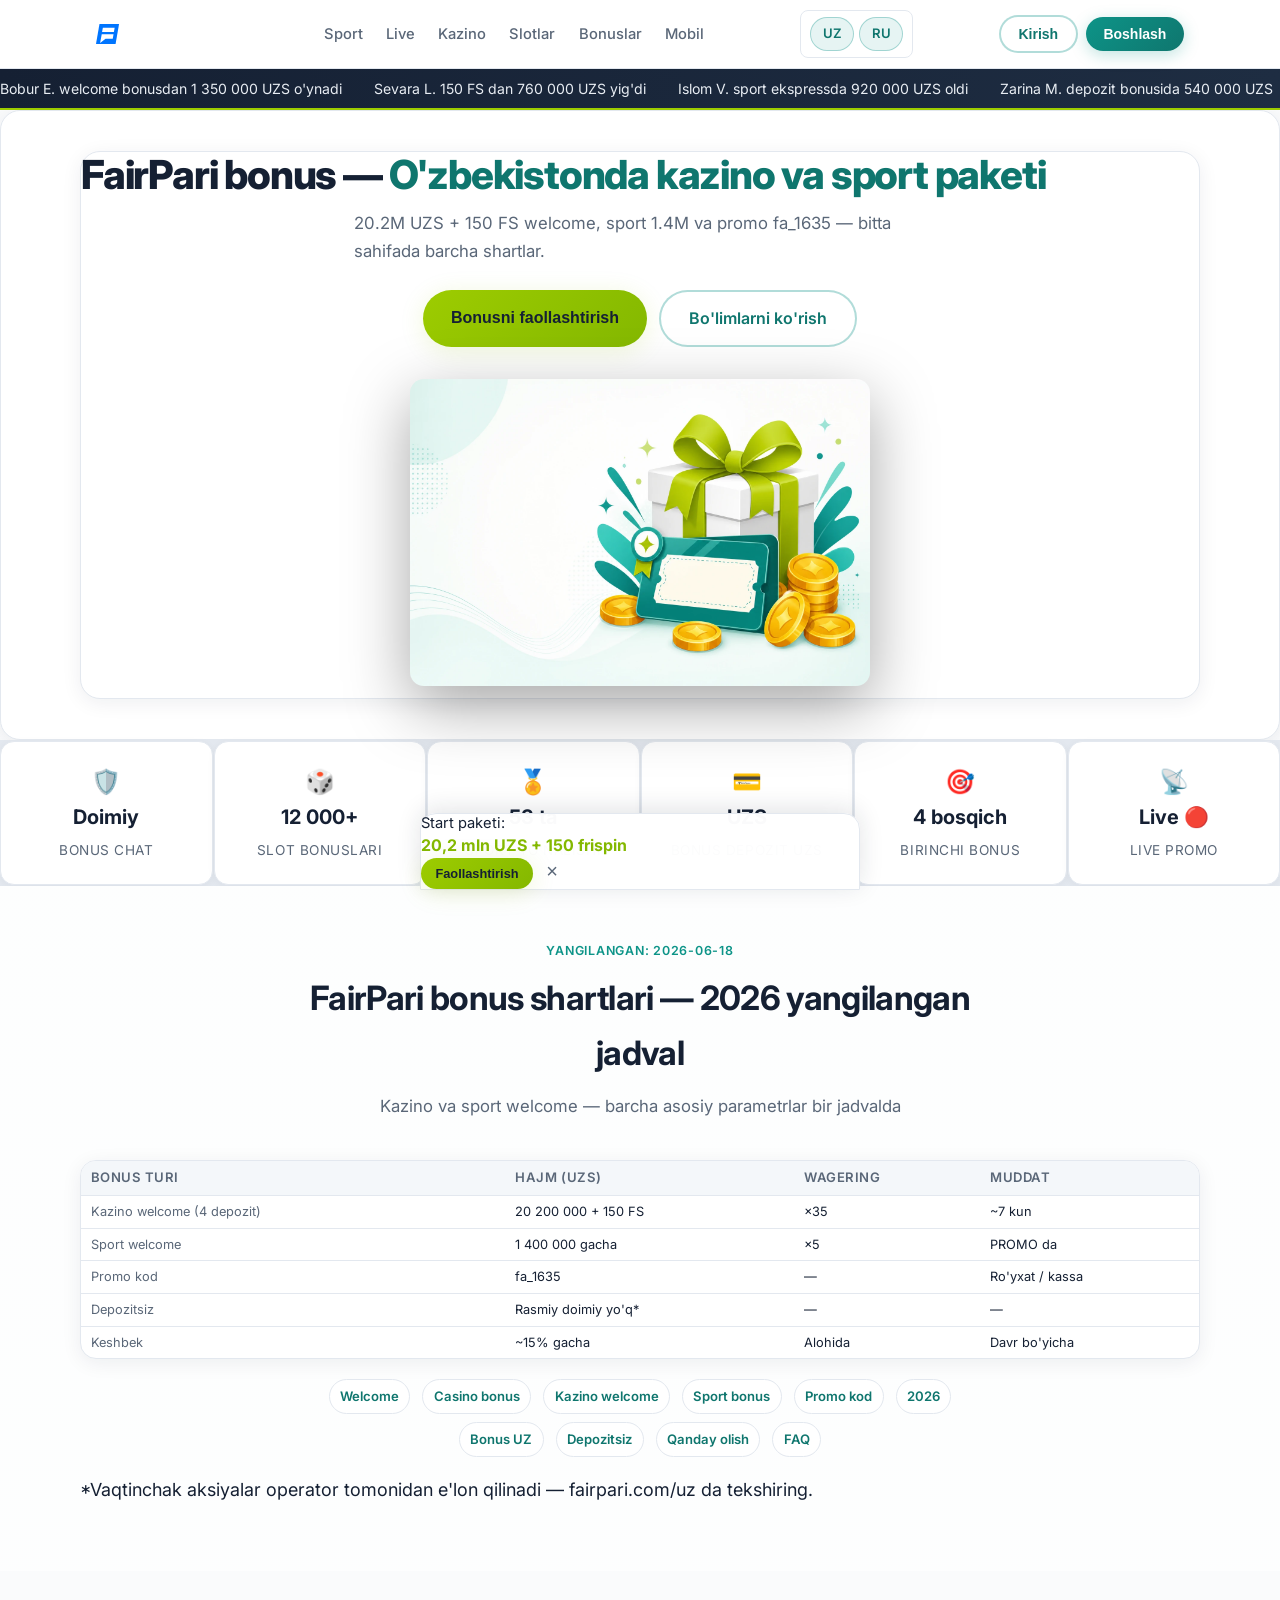
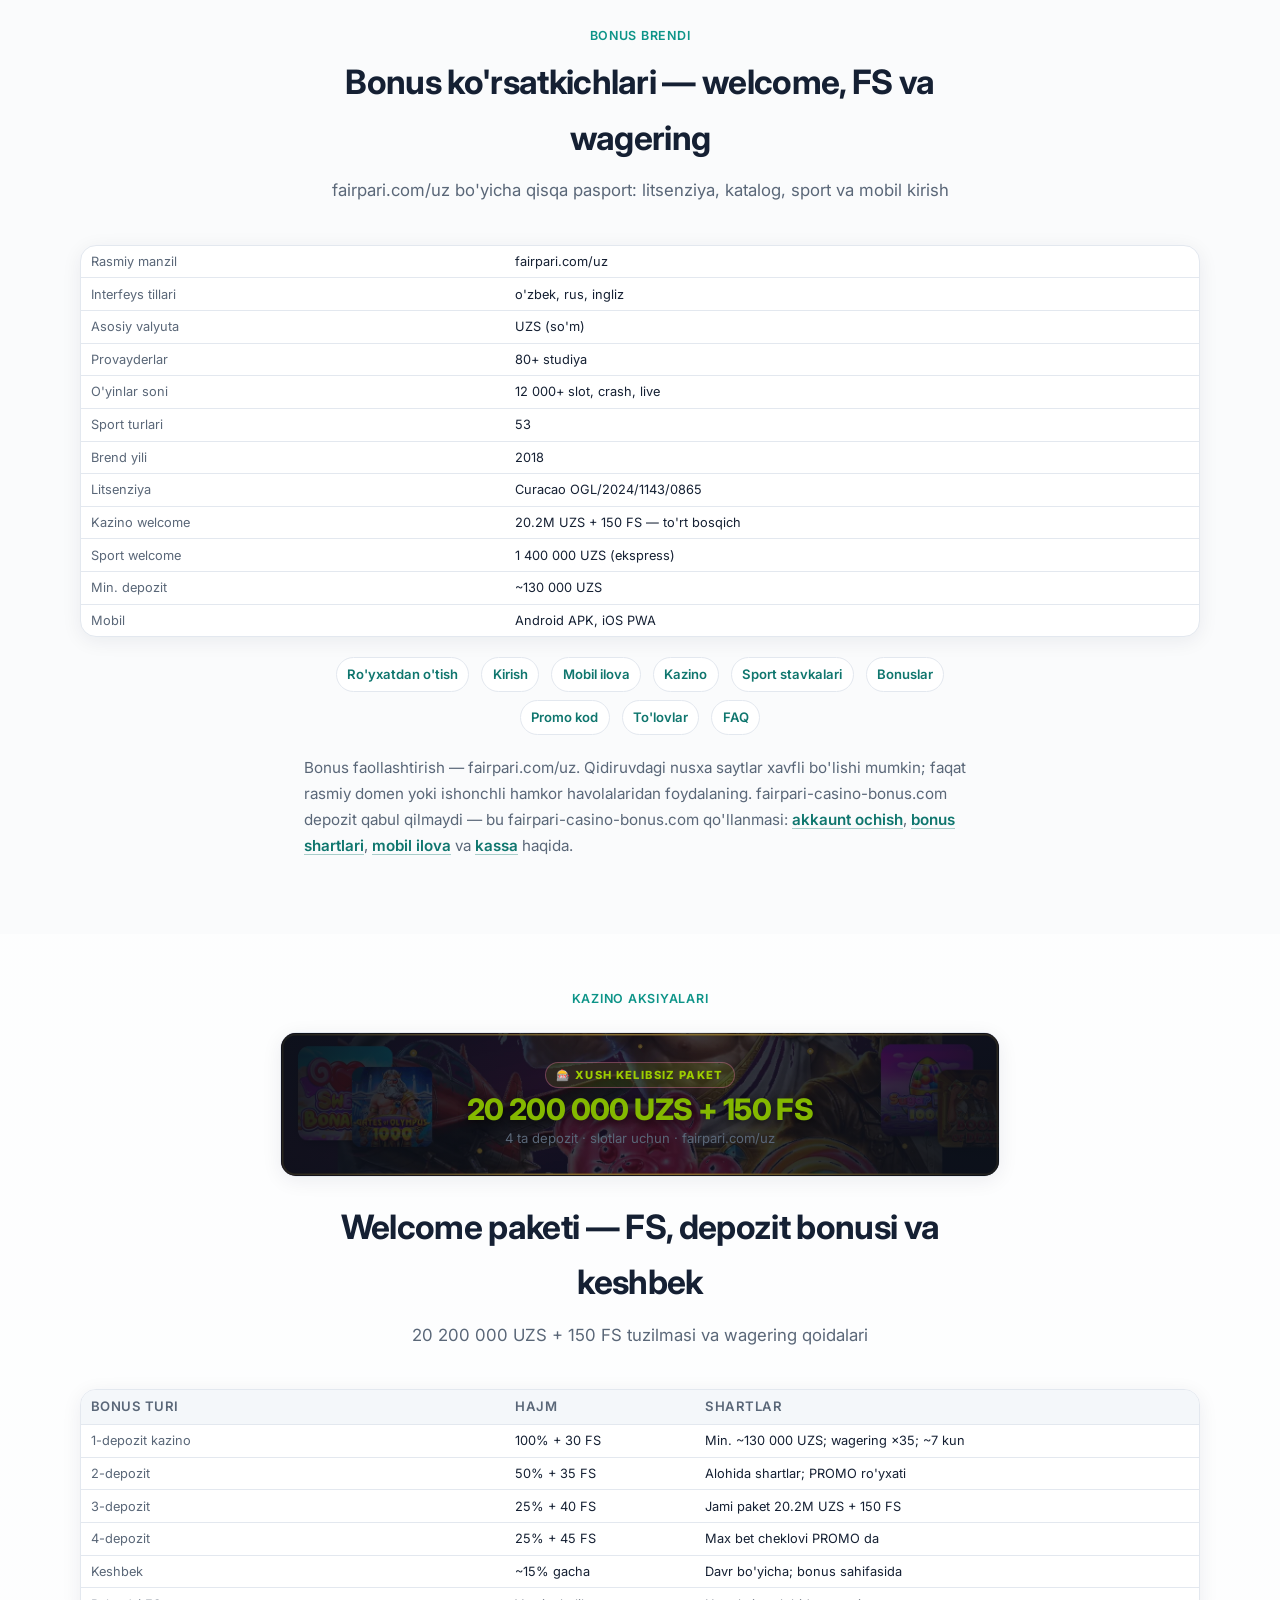
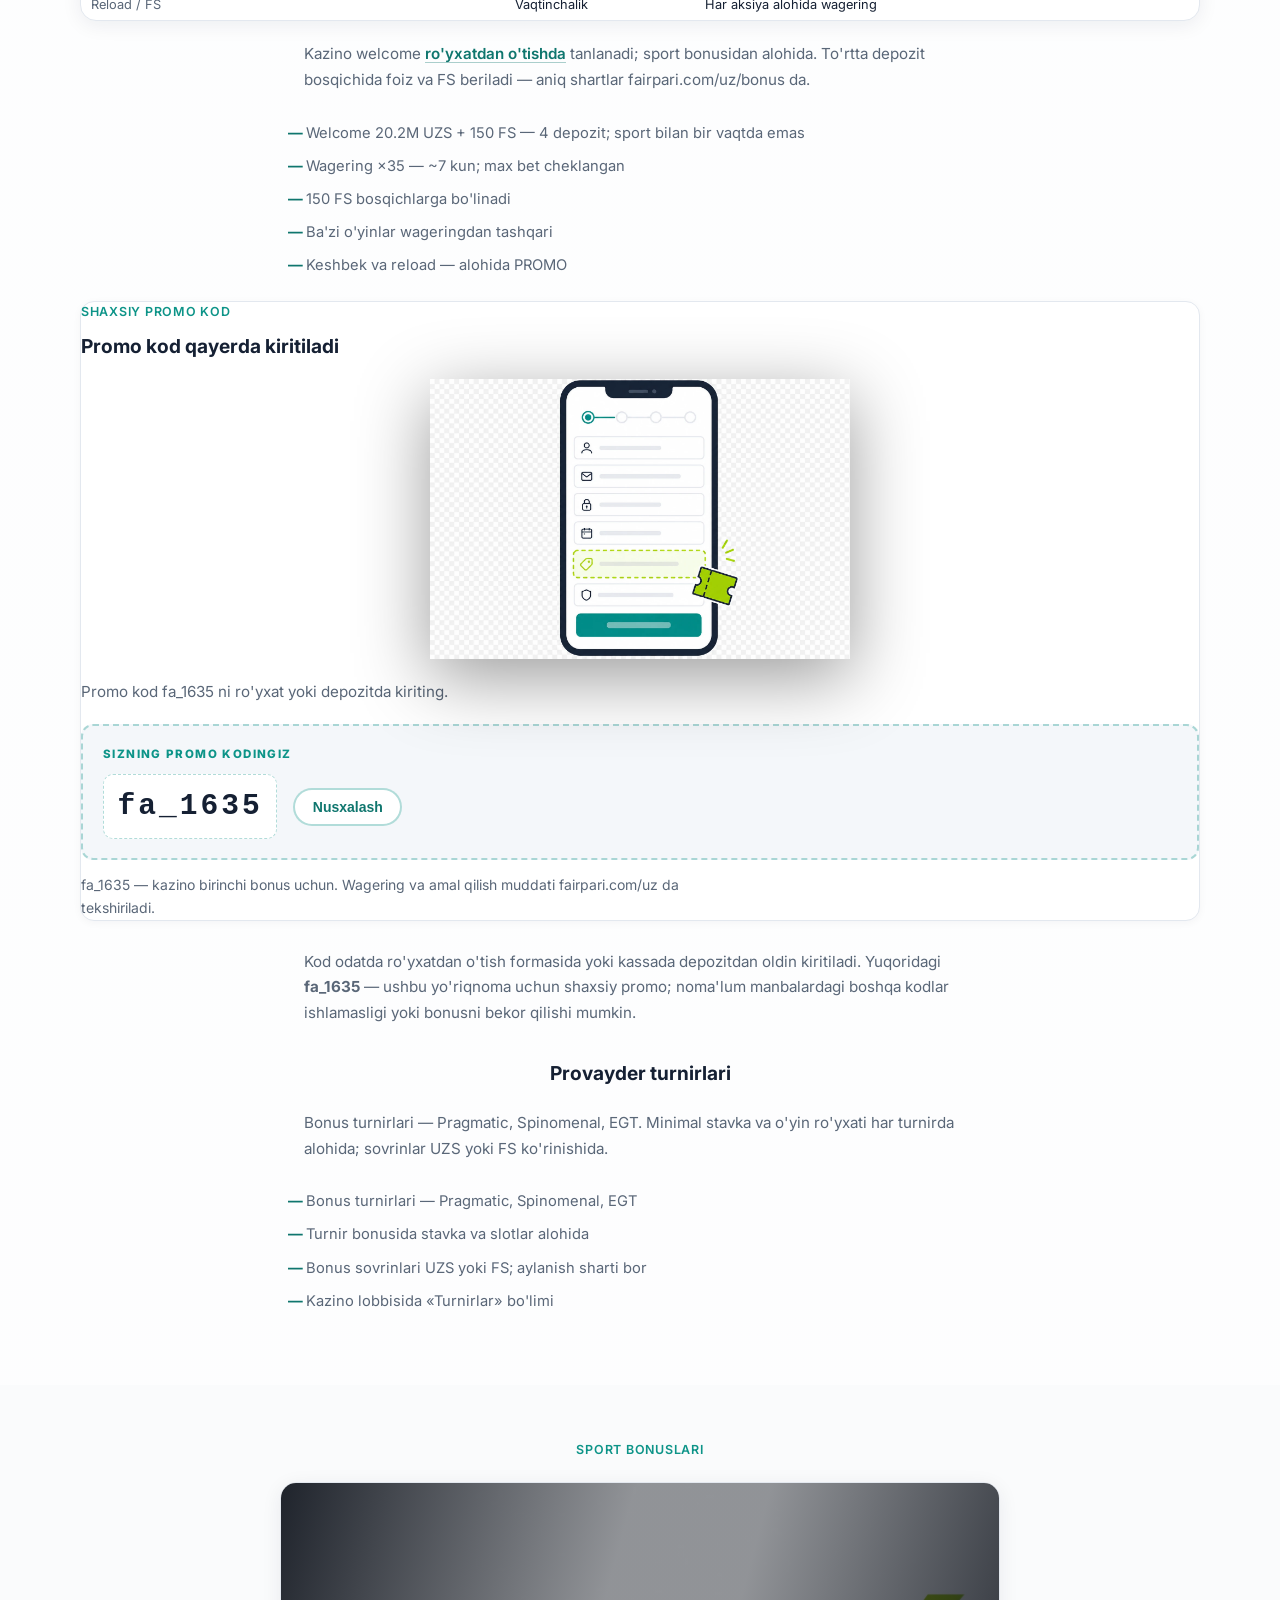
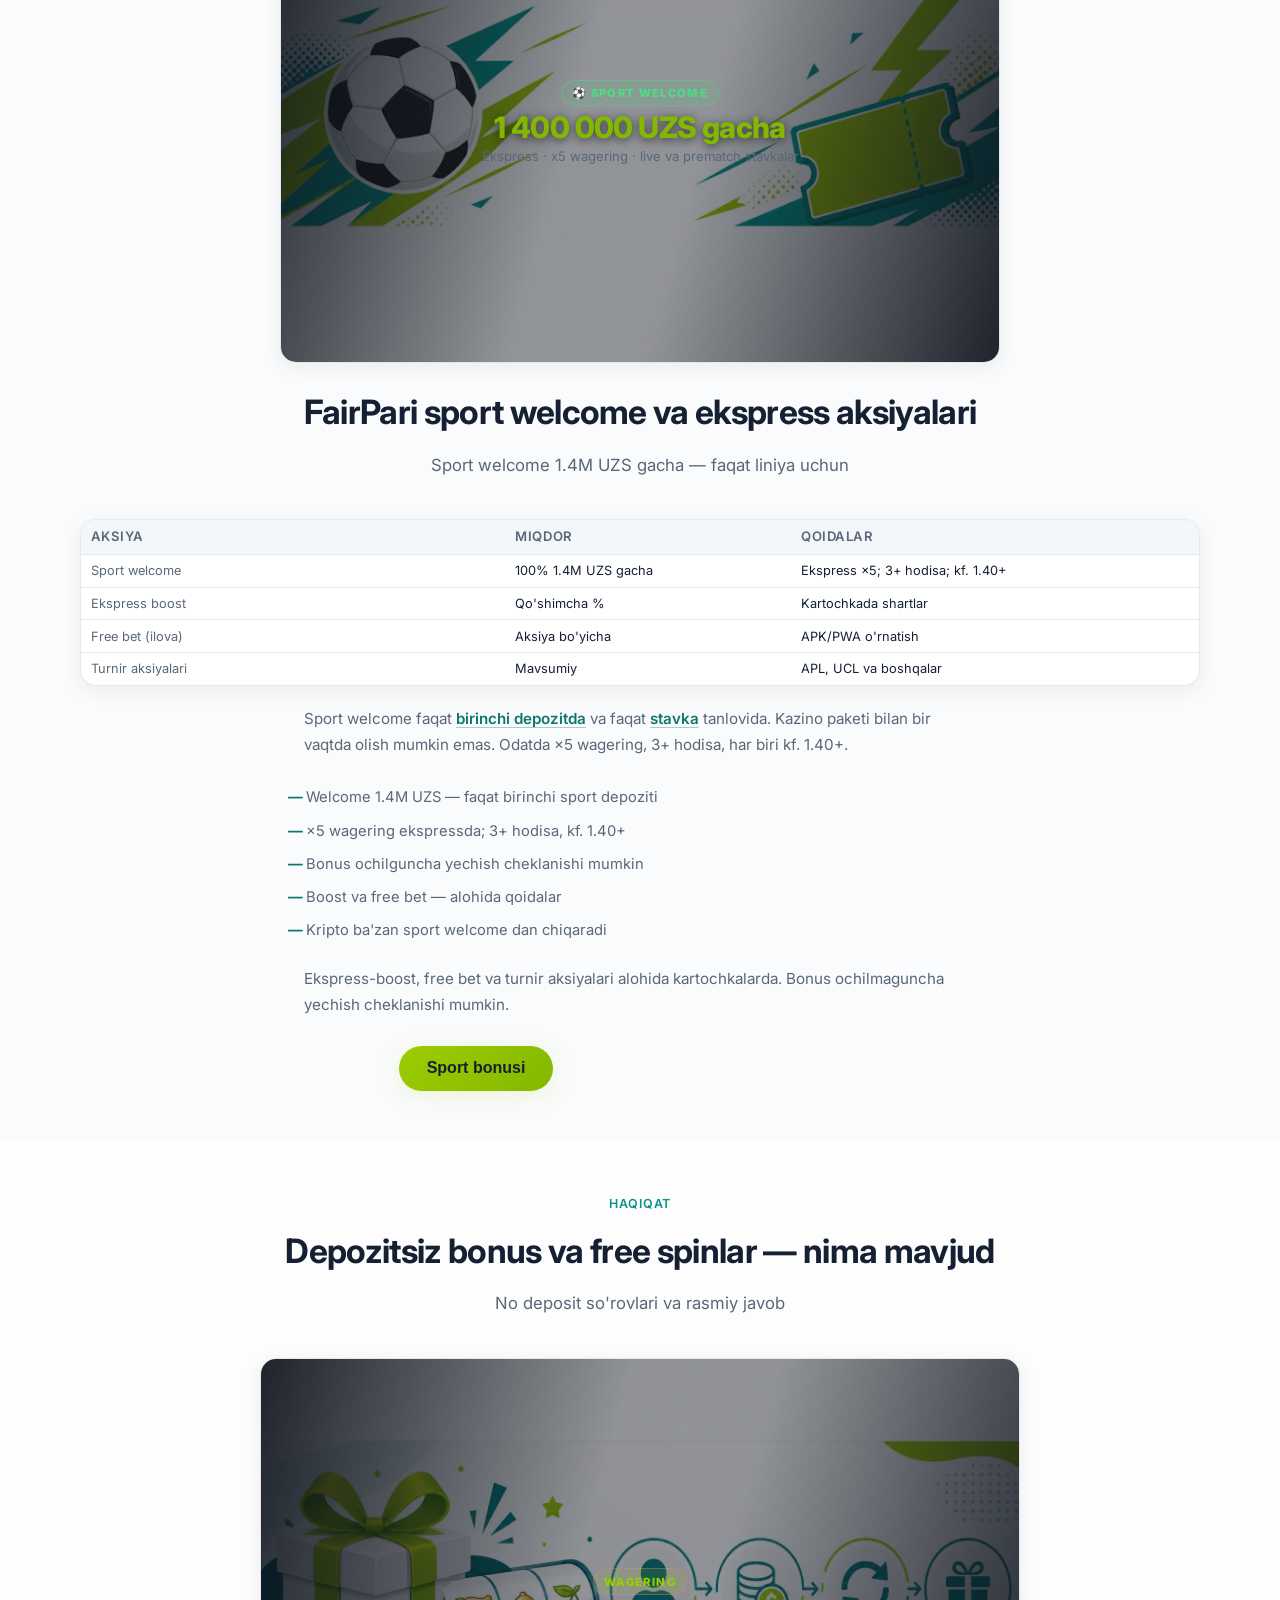
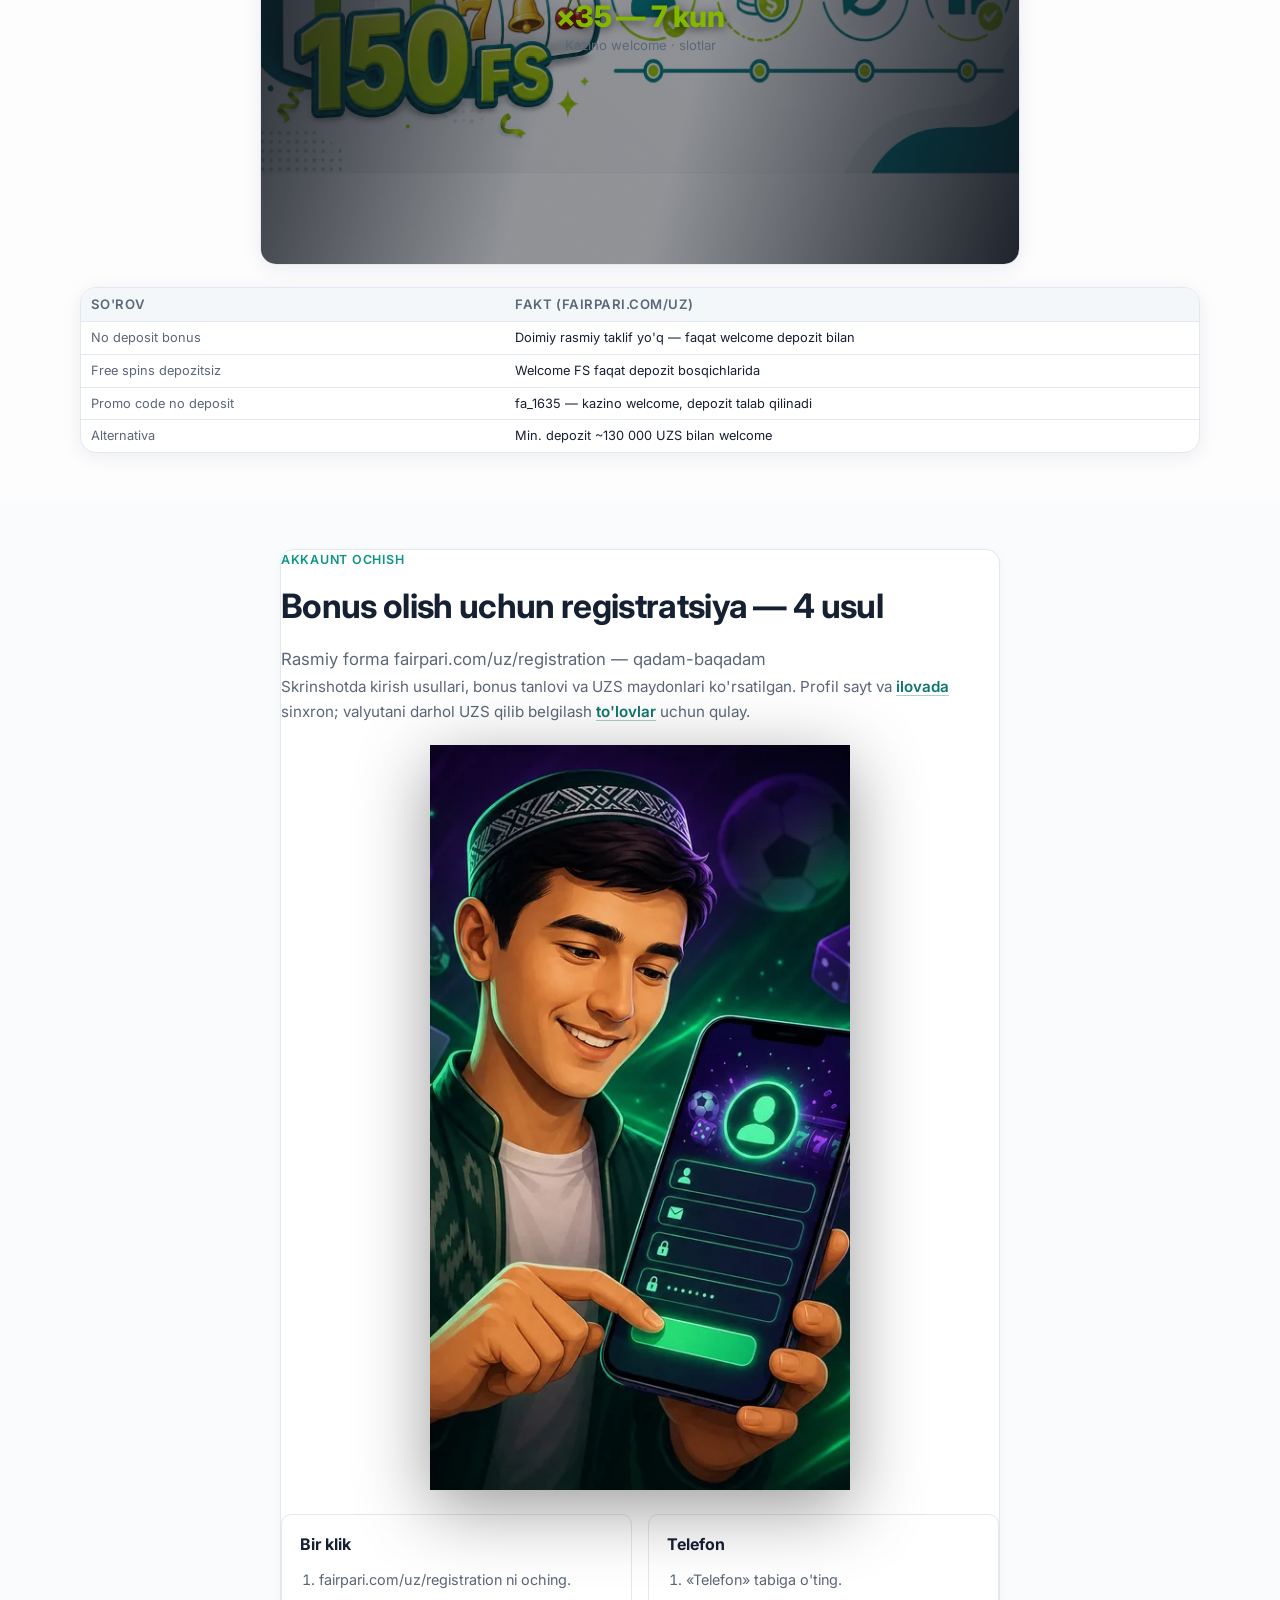
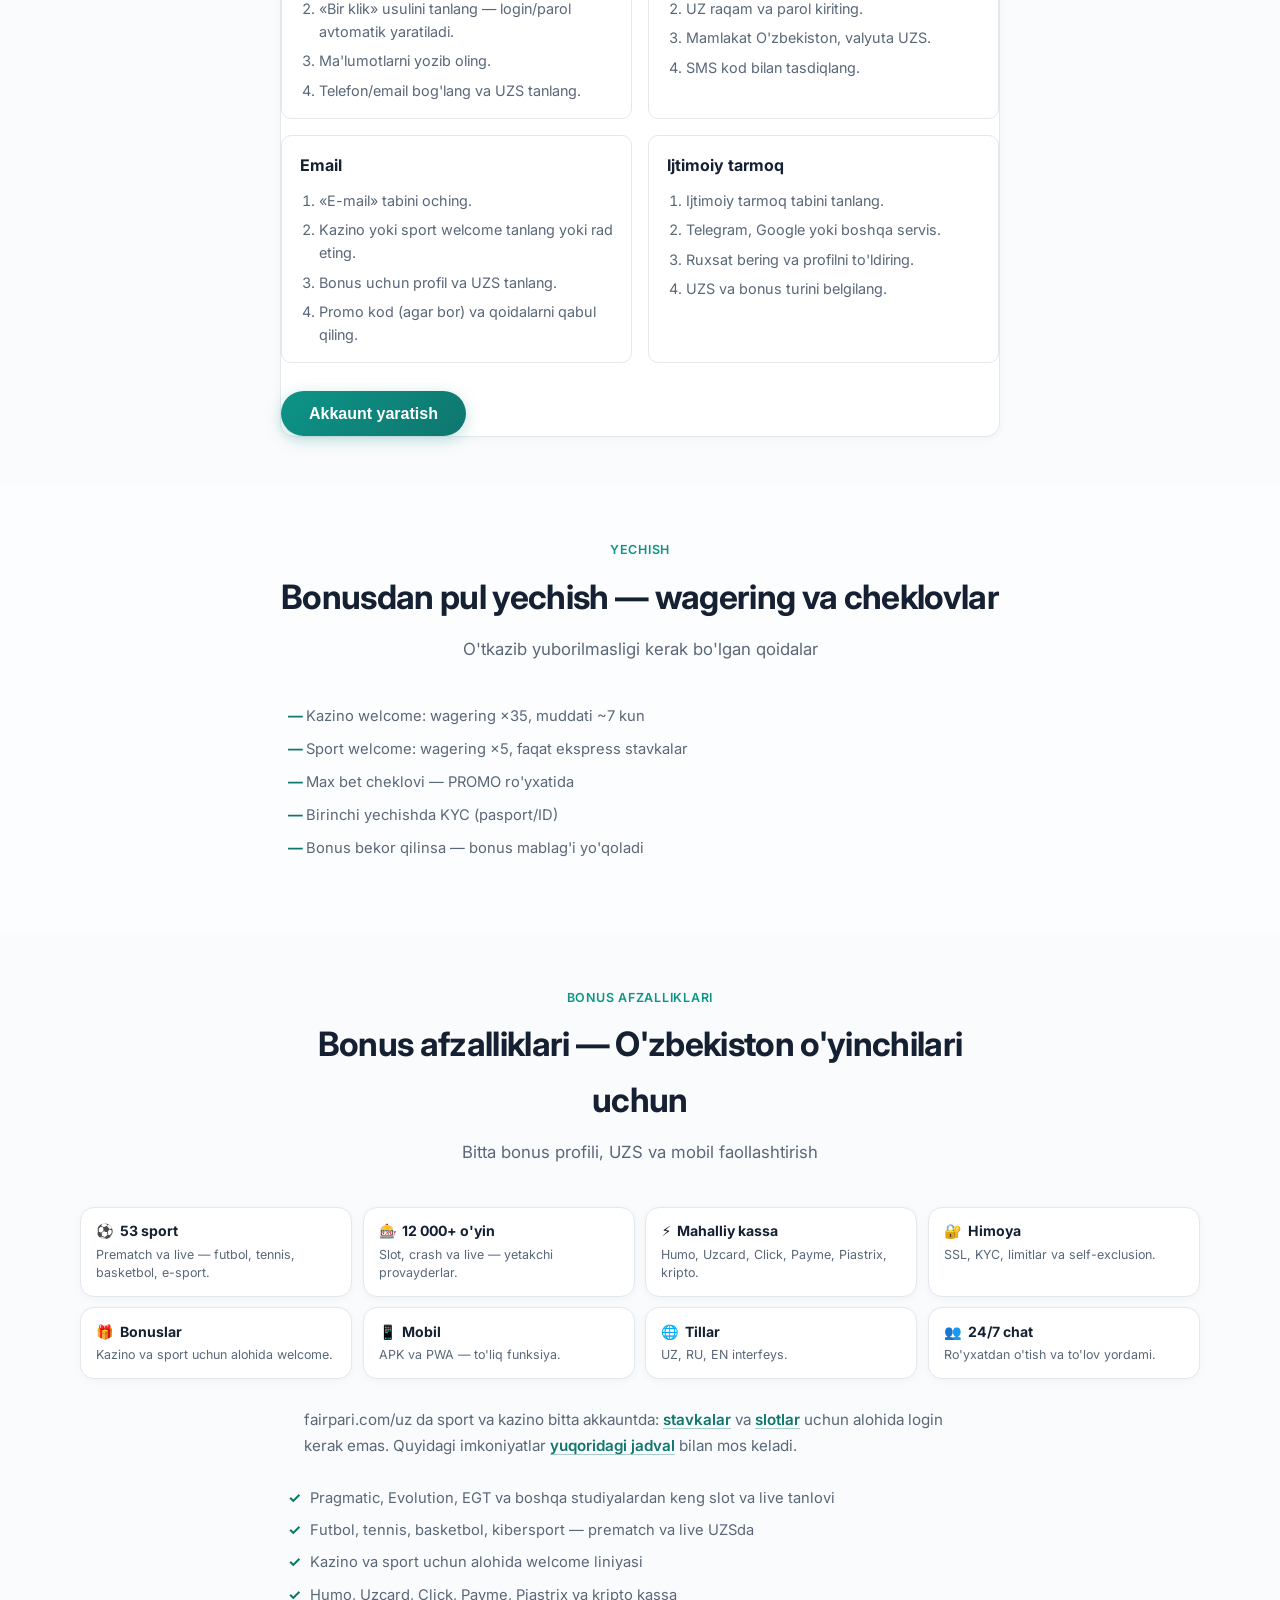
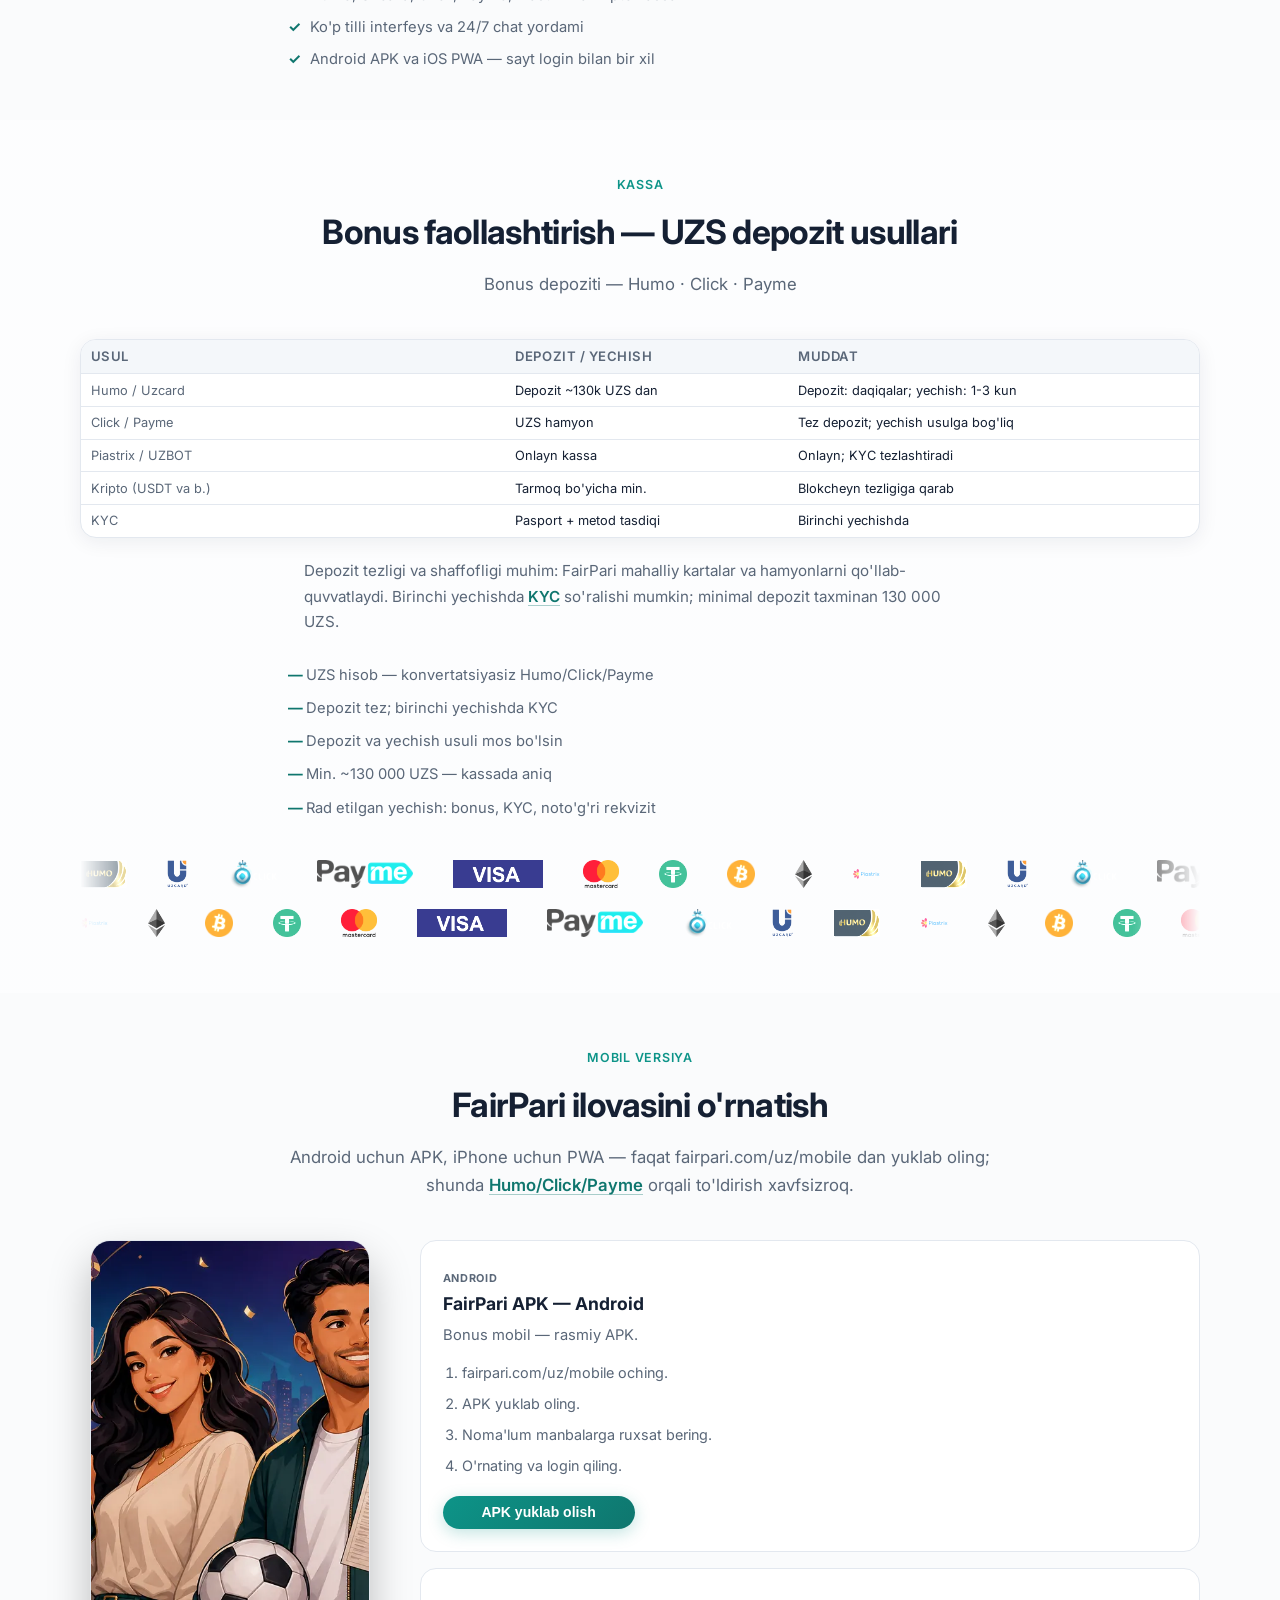
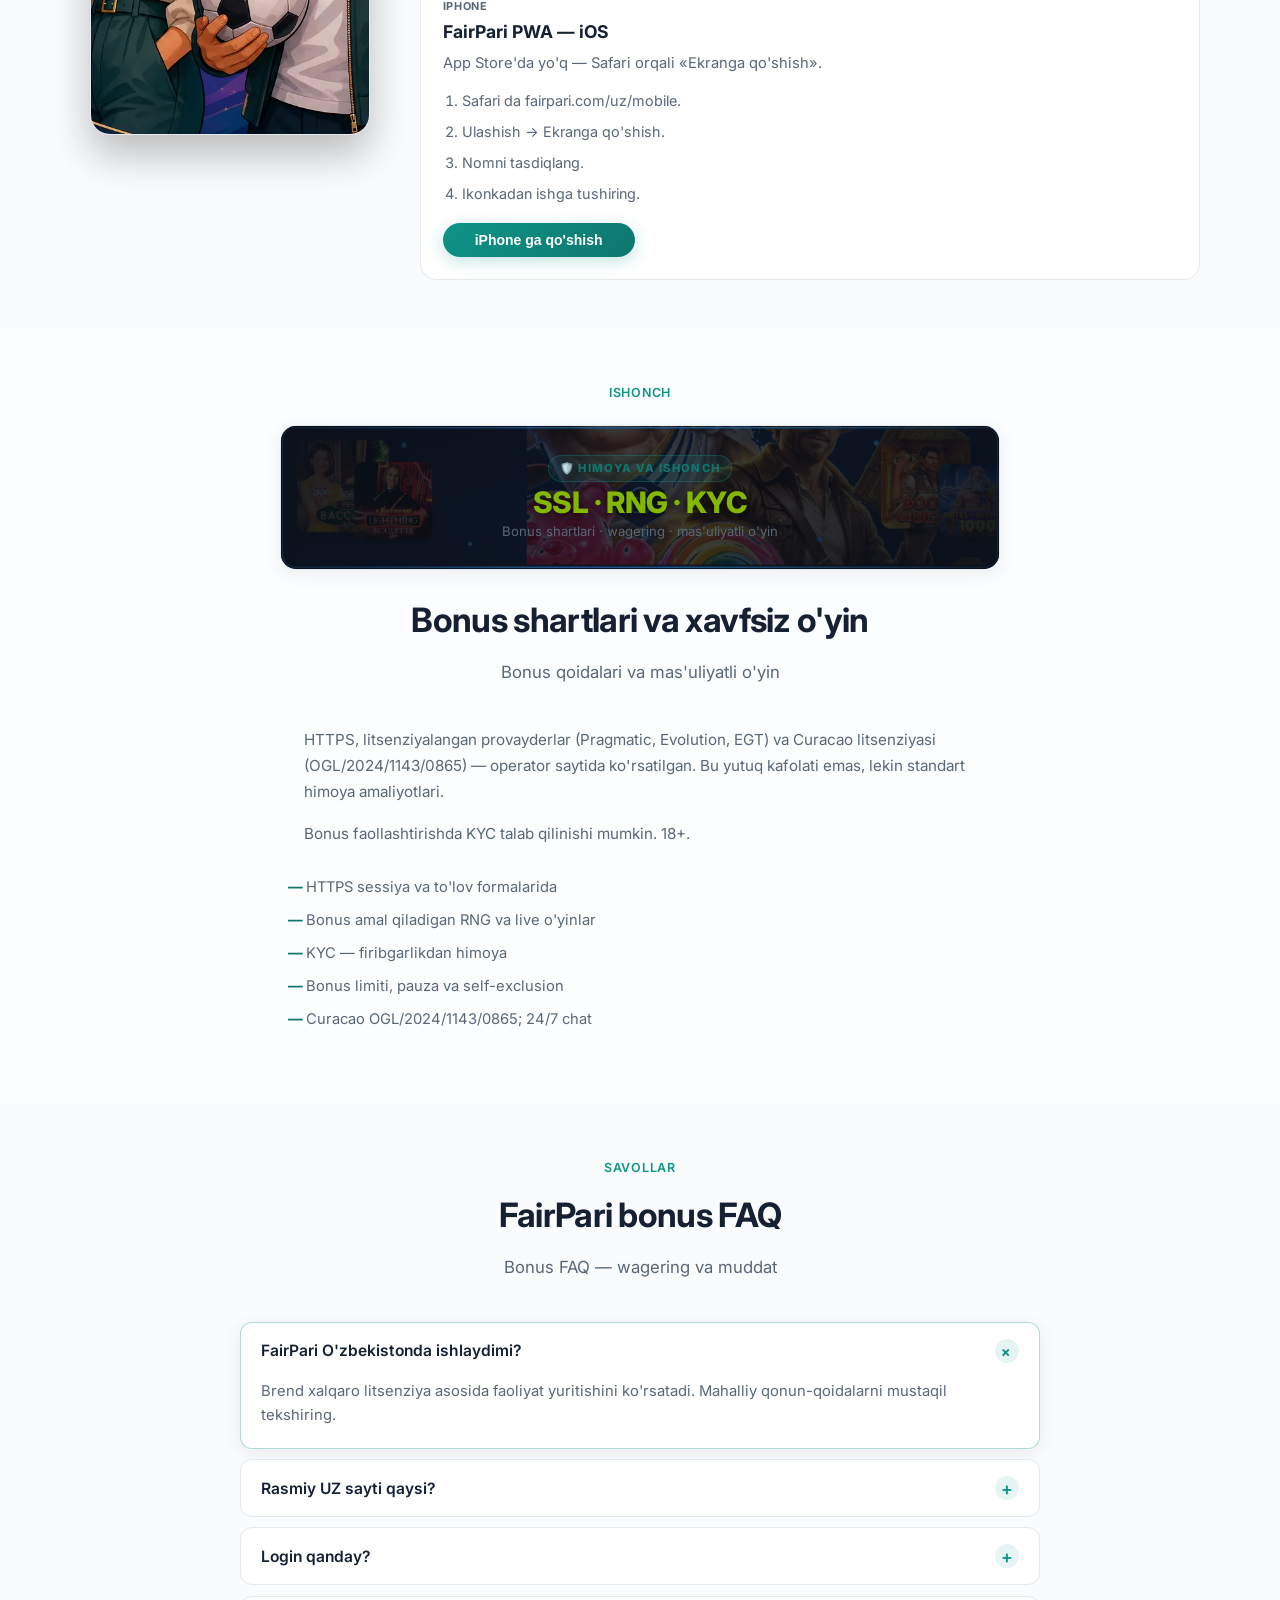
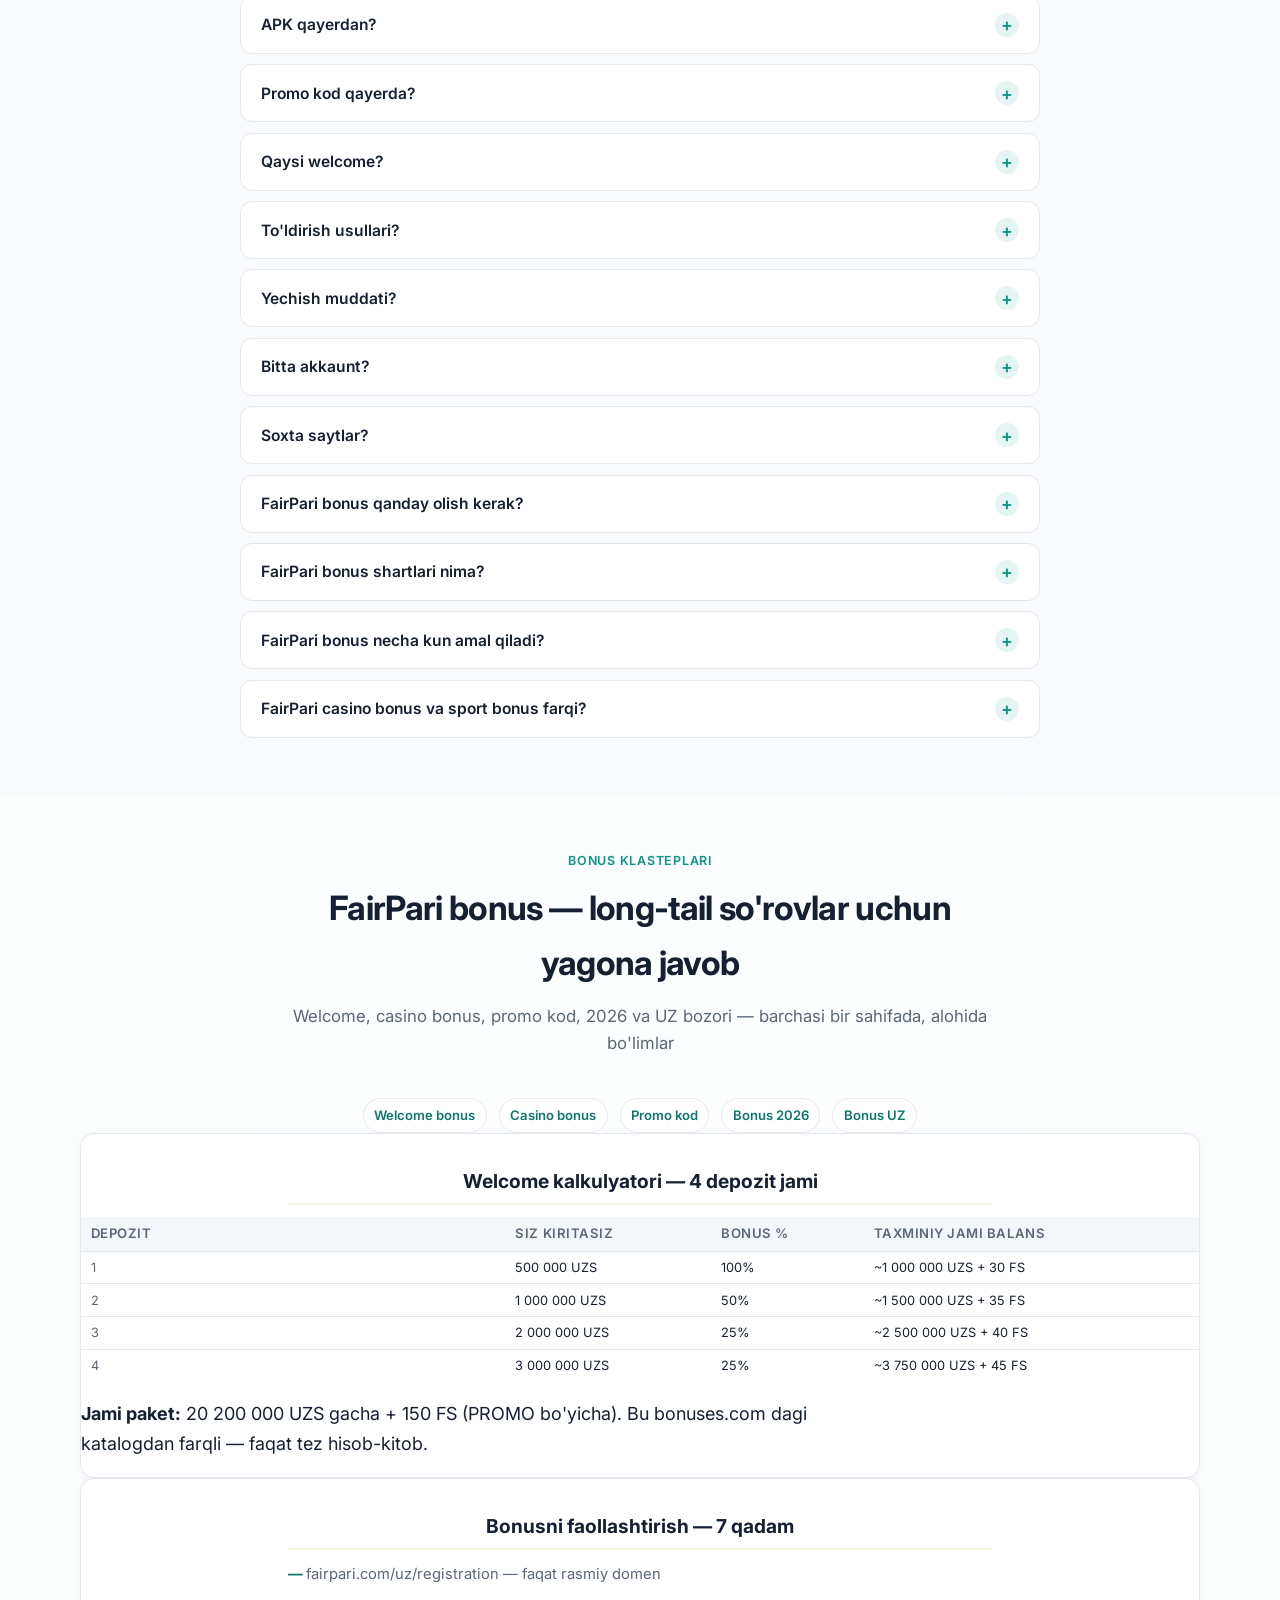
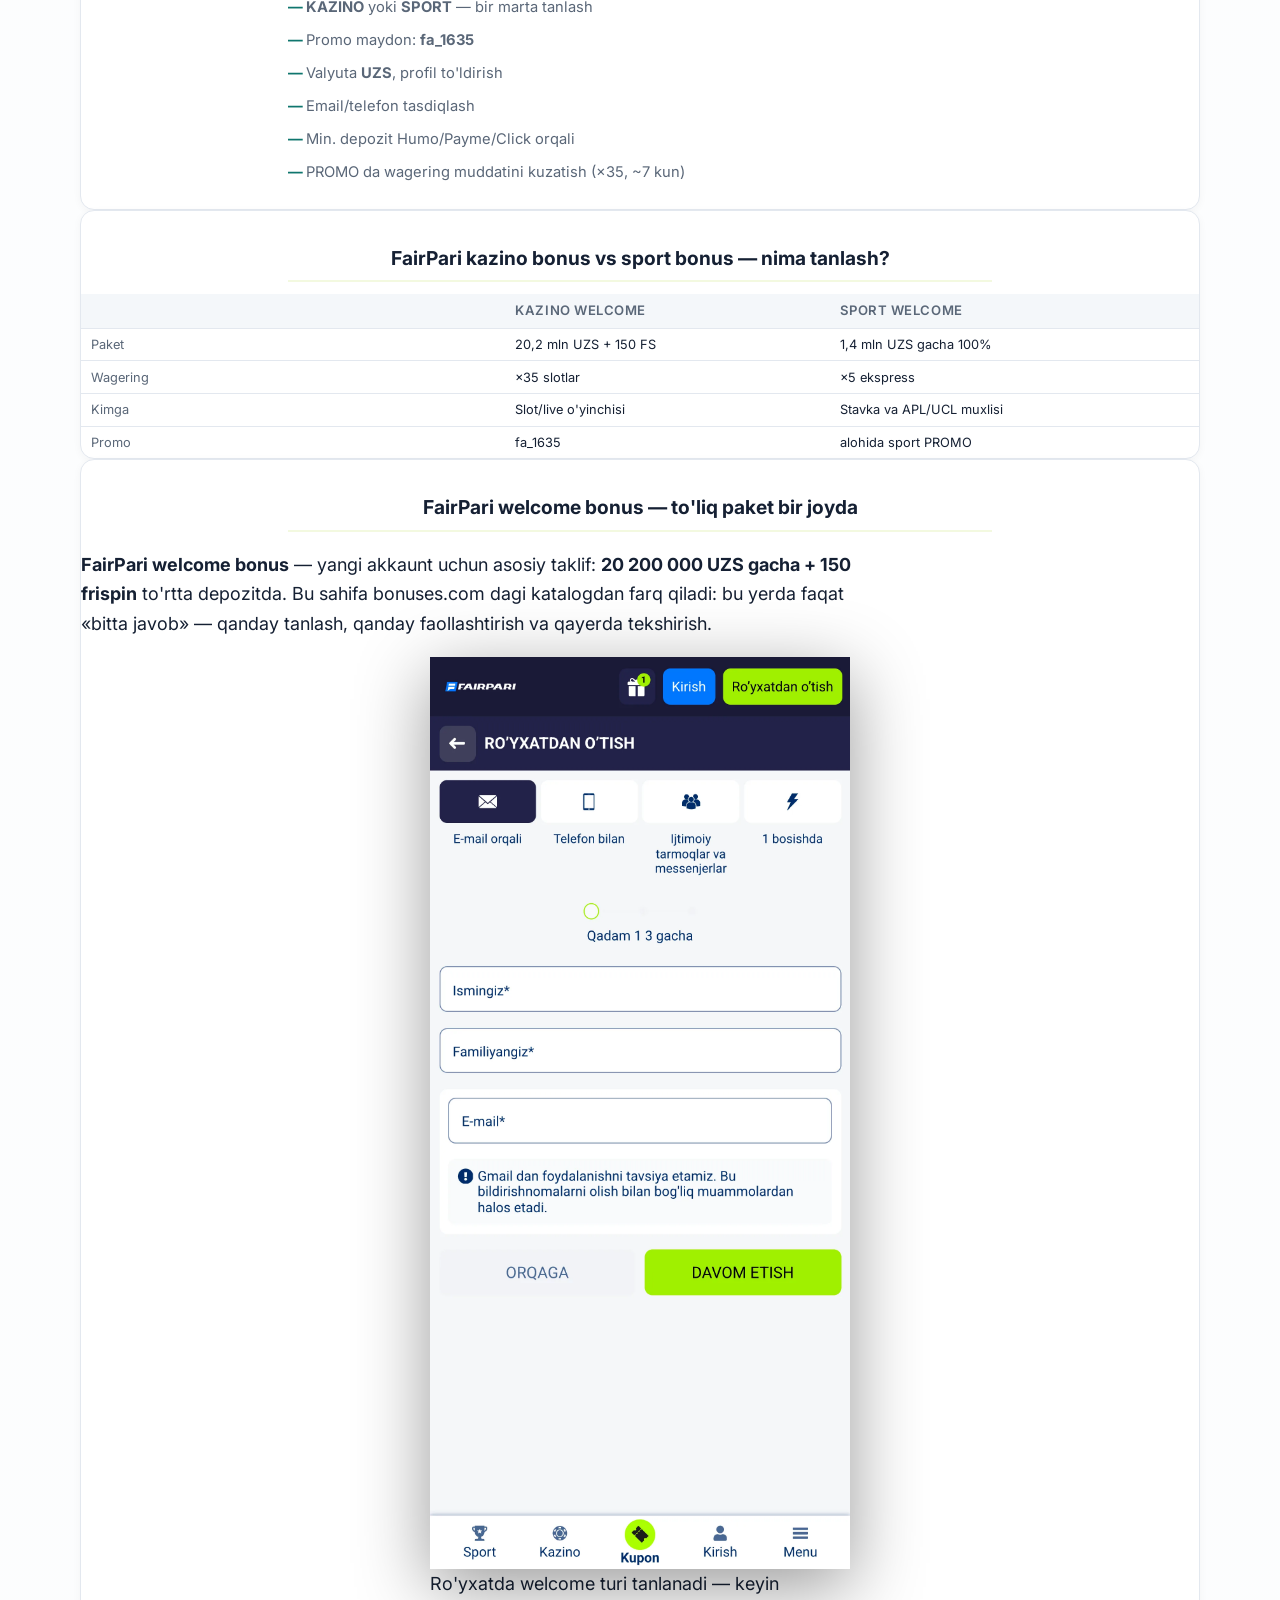
<file: index.html>
<!DOCTYPE html>
<html data-template="v2" lang="uz-UZ" data-site="bonus-light" data-build="v2">
  <head>
    <meta charset="utf-8" />
    <meta name="viewport" content="width=device-width, initial-scale=1" />
    <meta name="robots" content="index, follow, max-image-preview:large, max-snippet:-1, max-video-preview:-1" />
    <meta name="theme-color" content="#ffffff" />
    <title>FairPari UZ bonus 2026</title>
    <meta name="description" content="FairPari bonuslari O'zbekiston: welcome 20.2M UZS + 150 FS, promo fa_1635, wagering va APK. Mustaqil qo'llanma, Humo/Click, 18+." data-slot="meta.description" />
    <link rel="icon" href="/assets/favicon.svg" type="image/svg+xml" />
    <link rel="icon" href="/assets/favicon.ico" sizes="any" />
    <link rel="icon" href="/assets/favicon-32x32.png" type="image/png" sizes="32x32" />
    <link rel="icon" href="/assets/favicon-16x16.png" type="image/png" sizes="16x16" />
    <link rel="apple-touch-icon" href="/assets/apple-touch-icon.png" sizes="180x180" />
    <link rel="stylesheet" href="/css/style.css?v=20260618v2" />
    <link rel="stylesheet" href="/css/fairpari-light-theme.css?v=20260618v2" />
    <link rel="stylesheet" href="/css/fairpari-v2.css?v=20260618v2" />
    <link rel="canonical" href="https://fairpari-casino-bonus.com/" data-slot="meta.canonical" />



    <link rel="alternate" hreflang="uz-UZ" href="https://fairpari-casino-bonus.com/" />
    <link rel="alternate" hreflang="ru-UZ" href="https://fairpari-casino-bonus.com/ru/" />
    <link rel="alternate" hreflang="x-default" href="https://fairpari-casino-bonus.com/" />
<meta name="keywords" content="fairpari, fair pari, fairpari uz, fairpari login, fairpari promo kod, fairpari apk, fairpari bonus 2026, bukmeker o&#x27;zbekiston, onlayn kazino uz, sport stavka, fairpari-casino-bonus.com, ro&#x27;yxatdan o&#x27;tish fairpari" />
    <meta property="og:type" content="website" />
    <meta property="og:site_name" content="FairPari" />
    <meta property="og:title" content="FairPari UZ bonus 2026" />
    <meta property="og:description" content="FairPari bonus O'zbekiston: welcome 20.2M UZS + 150 FS, promo fa_1635, wagering ×35, Humo/Click. Mustaqil qo'llanma, 18+." />
    <meta property="og:url" content="https://fairpari-casino-bonus.com/" />
    <meta property="og:image" content="https://fairpari-casino-bonus.com/assets/hero-bonus-light.webp" />
    <meta property="og:image:alt" content="FairPari UZ — kazino va sport bonuslari banneri" />
    <meta property="og:locale" content="uz_UZ" />
    <meta name="twitter:card" content="summary_large_image" />
    <meta name="twitter:title" content="FairPari UZ bonus 2026" />
    <meta name="twitter:description" content="FairPari bonus O'zbekiston: welcome 20.2M UZS + 150 FS, promo fa_1635, wagering ×35, Humo/Click. Mustaqil qo'llanma, 18+." />
    <meta name="twitter:image" content="https://fairpari-casino-bonus.com/assets/hero-bonus-light.webp" />
    <meta name="twitter:image:alt" content="FairPari UZ — kazino va sport bonuslari banneri" />


<script type="application/ld+json">
{
  "@context": "https://schema.org",
  "@graph": [
    {
      "@type": "WebSite",
      "@id": "https://fairpari-casino-bonus.com/#website",
      "url": "https://fairpari-casino-bonus.com/",
      "name": "FairPari",
      "alternateName": [
        "FairPari",
        "fairpari",
        "fair pari",
        "Fair Pari",
        "fairpari casino",
        "fairpari uz",
        "pari fair",
        "Fairpari"
      ],
      "inLanguage": "uz-UZ",
      "publisher": {
        "@id": "https://fairpari-casino-bonus.com/#organization"
      }
    },
    {
      "@type": "Organization",
      "@id": "https://fairpari-casino-bonus.com/#organization",
      "name": "FairPari",
      "alternateName": [
        "FairPari",
        "fairpari",
        "fair pari",
        "Fair Pari",
        "fairpari casino",
        "fairpari uz",
        "pari fair",
        "Fairpari"
      ],
      "url": "https://fairpari-casino-bonus.com/",
      "description": "O'zbekiston o'yinchilari uchun FairPari mustaqil ma'lumot sayti. Rasmiy operator sayti emas.",
      "areaServed": {
        "@type": "Country",
        "name": "Uzbekistan"
      },
      "knowsAbout": [
        "online casino",
        "sports betting",
        "fairpari login",
        "fairpari promo code 2026",
        "fairpari apk",
        "responsible gambling"
      ],
      "logo": {
        "@type": "ImageObject",
        "url": "https://fairpari-casino-bonus.com/assets/logo-fairpari.svg",
        "width": 741,
        "height": 110
      }
    },
    {
      "@type": "BreadcrumbList",
      "@id": "https://fairpari-casino-bonus.com/#breadcrumb",
      "itemListElement": [
        {
          "@type": "ListItem",
          "position": 1,
          "name": "Bosh sahifa",
          "item": "https://fairpari-casino-bonus.com/"
        }
      ]
    },
    {
      "@type": [
        "WebPage",
        "Article"
      ],
      "@id": "https://fairpari-casino-bonus.com/#webpage",
      "url": "https://fairpari-casino-bonus.com/",
      "name": "FairPari UZ qo'llanmasi — kazino, sport tikish va bonuslar 2026",
      "headline": "FairPari UZ qo'llanmasi — kazino, sport tikish va bonuslar 2026",
      "description": "fairpari-casino-bonus.com da FairPari haqida batafsil yo'riqnoma: akkaunt ochish, 20 200 000 UZS + 150 FS paketi, promo kod, APK, Humo/Click/Payme. Mustaqil ma'lumot, 18+.",
      "keywords": "fairpari, fair pari, fairpari uz, fairpari login, fairpari promo kod, fairpari apk, fairpari bonus 2026, bukmeker o'zbekiston, onlayn kazino uz, sport stavka, fairpari-casino-bonus.com, ro'yxatdan o'tish fairpari",
      "isPartOf": {
        "@id": "https://fairpari-casino-bonus.com/#website"
      },
      "about": {
        "@id": "https://fairpari-casino-bonus.com/#organization"
      },
      "inLanguage": "uz-UZ",
      "dateModified": "2026-06-18",
      "datePublished": "2026-02-15",
      "breadcrumb": {
        "@id": "https://fairpari-casino-bonus.com/#breadcrumb"
      },
      "author": {
        "@id": "https://fairpari-casino-bonus.com/#organization"
      },
      "publisher": {
        "@id": "https://fairpari-casino-bonus.com/#organization"
      },
      "speakable": {
        "@type": "SpeakableSpecification",
        "cssSelector": [
          ".hero__title",
          ".section__title",
          "#faq"
        ]
      },
      "primaryImageOfPage": {
        "@type": "ImageObject",
        "url": "https://fairpari-casino-bonus.com/assets/hero-bonus-light.webp"
      },
      "image": "https://fairpari-casino-bonus.com/assets/hero-bonus-light.webp"
    },
    {
      "@type": "ItemList",
      "@id": "https://fairpari-casino-bonus.com/#sections",
      "name": "FairPari review sections",
      "itemListElement": [
        {
          "@type": "ListItem",
          "position": 1,
          "name": "Kazino",
          "url": "https://fairpari-casino-bonus.com/#casino"
        },
        {
          "@type": "ListItem",
          "position": 2,
          "name": "Bonuslar",
          "url": "https://fairpari-casino-bonus.com/#bonuses"
        },
        {
          "@type": "ListItem",
          "position": 3,
          "name": "Sport",
          "url": "https://fairpari-casino-bonus.com/#sports"
        },
        {
          "@type": "ListItem",
          "position": 4,
          "name": "Mobil ilova",
          "url": "https://fairpari-casino-bonus.com/#app"
        },
        {
          "@type": "ListItem",
          "position": 5,
          "name": "FAQ",
          "url": "https://fairpari-casino-bonus.com/#faq"
        }
        ,{
          "@type": "ListItem",
          "position": 6,
          "name": "Welcome bonus",
          "url": "https://fairpari-casino-bonus.com/#welcome-bonus"
        },
        {
          "@type": "ListItem",
          "position": 7,
          "name": "Casino bonus",
          "url": "https://fairpari-casino-bonus.com/#casino-bonus"
        },
        {
          "@type": "ListItem",
          "position": 8,
          "name": "Bonus 2026",
          "url": "https://fairpari-casino-bonus.com/#bonus-2026"
        }
      ]
    },
    {
      "@type": "SoftwareApplication",
      "@id": "https://fairpari-casino-bonus.com/#android-apk",
      "name": "FairPari Android APK",
      "operatingSystem": "Android",
      "applicationCategory": "GameApplication",
      "downloadUrl": "https://fairpari.com/uz/mobile",
      "offers": {
        "@type": "Offer",
        "price": "0",
        "priceCurrency": "UZS"
      }
    },
    {
      "@type": "FAQPage",
      "@id": "https://fairpari-casino-bonus.com/#faq",
      "mainEntity": [
        {
          "@type": "Question",
          "name": "FairPari O'zbekistonda ishlaydimi?",
          "acceptedAnswer": {
            "@type": "Answer",
            "text": "Brend xalqaro litsenziya asosida faoliyat yuritishini ko'rsatadi. Mahalliy qonun-qoidalarni mustaqil tekshiring."
          }
        },
        {
          "@type": "Question",
          "name": "Rasmiy UZ sayti qaysi?",
          "acceptedAnswer": {
            "@type": "Answer",
            "text": "Odatda fairpari.com/uz. Mirror havolalardan ehtiyot bo'ling."
          }
        },
        {
          "@type": "Question",
          "name": "Login qanday?",
          "acceptedAnswer": {
            "@type": "Answer",
            "text": "fairpari.com/uz da Kirish — email/telefon yoki ijtimoiy tarmoq. APK/PWA da bir xil."
          }
        },
        {
          "@type": "Question",
          "name": "APK qayerdan?",
          "acceptedAnswer": {
            "@type": "Answer",
            "text": "fairpari.com/uz/mobile — boshqa manbalardan yuklamang."
          }
        },
        {
          "@type": "Question",
          "name": "Promo kod qayerda?",
          "acceptedAnswer": {
            "@type": "Answer",
            "text": "Ro'yxatdan o'tishda yoki kassada. Shaxsiy promo kod: fa_1635."
          }
        },
        {
          "@type": "Question",
          "name": "Qaysi welcome?",
          "acceptedAnswer": {
            "@type": "Answer",
            "text": "Kazino 20.2M+150 FS yoki sport 1.4M — bir vaqtda bittasi."
          }
        },
        {
          "@type": "Question",
          "name": "To'ldirish usullari?",
          "acceptedAnswer": {
            "@type": "Answer",
            "text": "Humo, Uzcard, Click, Payme, Piastrix, kripto."
          }
        },
        {
          "@type": "Question",
          "name": "Yechish muddati?",
          "acceptedAnswer": {
            "@type": "Answer",
            "text": "Birinchi marta KYC; keyin 1-3 ish kuni odatiy."
          }
        },
        {
          "@type": "Question",
          "name": "Bitta akkaunt?",
          "acceptedAnswer": {
            "@type": "Answer",
            "text": "Ha — sayt va mobil bir balans."
          }
        },
        {
          "@type": "Question",
          "name": "Soxta saytlar?",
          "acceptedAnswer": {
            "@type": "Answer",
            "text": "Faqat fairpari.com/uz; parolsiz kirish va g'alati kassa — signal."
          }
        },
        {
          "@type": "Question",
          "name": "FairPari bonus qanday olish kerak?",
          "acceptedAnswer": {
            "@type": "Answer",
            "text": "Ro'yxatdan o'ting fairpari.com/uz da, welcome tanlang, fa_1635 kiriting, min. depozit to'ldiring."
          }
        },
        {
          "@type": "Question",
          "name": "FairPari bonus shartlari nima?",
          "acceptedAnswer": {
            "@type": "Answer",
            "text": "Kazino: ×35 wagering, ~7 kun, 4 depozit. Sport: ×5 ekspress."
          }
        },
        {
          "@type": "Question",
          "name": "FairPari bonus necha kun amal qiladi?",
          "acceptedAnswer": {
            "@type": "Answer",
            "text": "Kazino welcome odatda ~7 kun ichida wagering bajarilishi kerak."
          }
        },
        {
          "@type": "Question",
          "name": "FairPari casino bonus va sport bonus farqi?",
          "acceptedAnswer": {
            "@type": "Answer",
            "text": "Casino — 20.2M+150 FS, ×35. Sport — 1.4M gacha, ×5. Bir vaqtda bittasi."
          }
        }
        ,
        {"@type": "Question", "name": "FairPari bonus qanday olish kerak?", "acceptedAnswer": {"@type": "Answer", "text": "Ro'yxatdan o'ting fairpari.com/uz da, welcome tanlang, fa_1635 kiriting, min. depozit to'ldiring."}}
        ,
        {"@type": "Question", "name": "FairPari bonus shartlari nima?", "acceptedAnswer": {"@type": "Answer", "text": "Kazino: ×35 wagering, ~7 kun, 4 depozit. Sport: ×5 ekspress."}}
        ,
        {"@type": "Question", "name": "FairPari bonus necha kun amal qiladi?", "acceptedAnswer": {"@type": "Answer", "text": "Kazino welcome odatda ~7 kun ichida wagering bajarilishi kerak."}}
        ,
        {"@type": "Question", "name": "FairPari casino bonus va sport bonus farqi?", "acceptedAnswer": {"@type": "Answer", "text": "Casino — 20.2M+150 FS, ×35. Sport — 1.4M gacha, ×5. Bir vaqtda bittasi."}},
    {"@type":"Question","name":"fairpari bonus qanday olish?","acceptedAnswer":{"@type":"Answer","text":"Ro'yxatdan o'ting, KAZINO yoki SPORT tanlang, fa_1635 kiriting, min. depozit qiling."}},
    {"@type":"Question","name":"fairpari bonus shartlari qanday?","acceptedAnswer":{"@type":"Answer","text":"Wagering ×35 kazino, muddat ~7 kun, max bet cheklovi — PROMO da."}},
    {"@type":"Question","name":"fairpari bonus necha kun amal qiladi?","acceptedAnswer":{"@type":"Answer","text":"Odatda 7 kun wagering; aniq muddat operator PROMO kartochkasida."}},
    {"@type":"Question","name":"fairpari promo kod fa_1635 qayerda?","acceptedAnswer":{"@type":"Answer","text":"Ro'yxatdan o'tish yoki kassada promo maydoni."}}]
    }
  ]
}
</script>
  </head>
  <body class="site-fairpari-light">
    <a class="skip-link" href="#main">Asosiy kontentga o'tish</a>

    <!-- 1. HEADER — Six6s -->
    <header class="site-header">
      <div class="site-header__inner">
        <a class="brand" href="#main" data-slot="header.brand_url">
          <img class="brand__logo-img" src="/assets/logo-fairpari.svg" alt="FairPari brendi — O&#x27;zbekiston uchun kazino va bukmeker logotipi" data-slot="header.logo_alt" width="132" height="20" loading="eager" />
          <span class="brand__name visually-hidden" data-slot="header.brand_name">FairPari UZ</span>
        </a>

        <nav class="nav-desktop" aria-label="Asosiy menyu">
          <a href="#sports" data-slot="nav.1">Sport</a>
          <a href="#exchange" data-slot="nav.2">Live</a>
          <a href="#casino" data-slot="nav.3">Kazino</a>
          <a href="#slots" data-slot="nav.4">Slotlar</a>
          <a href="#bonuses" data-slot="nav.5">Bonuslar</a>
          <a href="#app" data-slot="nav.6">Mobil</a>
        </nav>

        <div class="lang-switch" aria-label="Til"><a class="lang-switch__link" href="/" hreflang="uz-UZ">UZ</a> <a class="lang-switch__link" href="/ru/" hreflang="ru-UZ">RU</a></div>
        <div class="header-actions">
          <button type="button" class="btn btn--ghost js-go-partner" data-slot="cta.login">Kirish</button>
          <button type="button" class="btn btn--primary js-go-partner" data-slot="cta.register_header">Boshlash</button>
          <button type="button" class="nav-toggle" aria-expanded="false" aria-controls="nav-mobile" aria-label="Menyu">
            <span></span><span></span><span></span>
          </button>
        </div>
      </div>

      <nav id="nav-mobile" class="nav-mobile" aria-label="Mobil menyu">
        <a href="#sports" data-slot="nav.1">Sport</a>
        <a href="#exchange" data-slot="nav.2">Live</a>
        <a href="#casino" data-slot="nav.3">Kazino</a>
        <a href="#slots" data-slot="nav.4">Slotlar</a>
        <a href="#bonuses" data-slot="nav.5">Bonuslar</a>
        <a href="#app" data-slot="nav.6">Mobil</a>
        <button type="button" class="btn btn--ghost js-go-partner" data-slot="cta.login">Kirish</button>
        <button type="button" class="btn btn--primary js-go-partner" data-slot="cta.register_header">Boshlash</button>
      </nav>
    </header>

    <!-- Live wins ticker — R777 -->
    <div class="live-wins" aria-hidden="true"><div class="live-wins__track"><span class="live-wins__item">Bobur E. welcome bonusdan 1 350 000 UZS o'ynadi</span><span class="live-wins__item">Sevara L. 150 FS dan 760 000 UZS yig'di</span><span class="live-wins__item">Islom V. sport ekspressda 920 000 UZS oldi</span><span class="live-wins__item">Zarina M. depozit bonusida 540 000 UZS</span><span class="live-wins__item">Ravshan G. promo kod bilan 1 880 000 UZS</span><span class="live-wins__item">Bobur E. welcome bonusdan 1 350 000 UZS o'ynadi</span><span class="live-wins__item">Sevara L. 150 FS dan 760 000 UZS yig'di</span><span class="live-wins__item">Islom V. sport ekspressda 920 000 UZS oldi</span><span class="live-wins__item">Zarina M. depozit bonusida 540 000 UZS</span><span class="live-wins__item">Ravshan G. promo kod bilan 1 880 000 UZS</span></div></div>

    <main id="main"><section class="hero" aria-label="Bosh sahifa">
        <article class="hero__banner" data-slot="hero.banner">
          <div class="container hero__slide-inner hero__slide-inner--split">
            <div class="hero__copy">
              <h1 class="hero__title">FairPari bonus — <em>O'zbekistonda kazino va sport paketi</em></h1>
              <p class="hero__subtitle">20.2M UZS + 150 FS welcome, sport 1.4M va promo fa_1635 — bitta sahifada barcha shartlar.</p>
              <div class="hero__actions">
                <button type="button" class="btn btn--gold btn--lg js-go-partner" data-slot="hero.cta_primary">Bonusni faollashtirish</button>
                <a class="btn btn--ghost btn--lg" href="#about" data-slot="hero.cta_secondary">Bo'limlarni ko'rish</a>
              </div>
            </div>
            <figure class="hero__art" data-slot="hero.image"><img src="/assets/hero-bonus-light.webp" alt="FairPari UZ sharhi — sport liniyasi, kazino lobbisi va UZS bonuslari" loading="eager" fetchpriority="high" /></figure>
          </div>
        </article>

        <div class="stats-bar stats-bar--cards">
          <div class="stat-item">
            <span class="stat-item__icon" data-slot="stats.1.icon">🛡️</span>
            <span class="stat-item__value" data-slot="stats.1.value">Doimiy</span>
            <span class="stat-item__label" data-slot="stats.1.label">bonus chat</span>
          </div>
          <div class="stat-item">
            <span class="stat-item__icon" data-slot="stats.2.icon">🎲</span>
            <span class="stat-item__value" data-slot="stats.2.value">12 000+</span>
            <span class="stat-item__label" data-slot="stats.2.label">slot bonuslari</span>
          </div>
          <div class="stat-item">
            <span class="stat-item__icon" data-slot="stats.3.icon">🏅</span>
            <span class="stat-item__value" data-slot="stats.3.value">53 ta</span>
            <span class="stat-item__label" data-slot="stats.3.label">sport yo'nalishi</span>
          </div>
          <div class="stat-item">
            <span class="stat-item__icon" data-slot="stats.4.icon">💳</span>
            <span class="stat-item__value" data-slot="stats.4.value">UZS</span>
            <span class="stat-item__label" data-slot="stats.4.label">bonus depozit UZS</span>
          </div>
          <div class="stat-item">
            <span class="stat-item__icon" data-slot="stats.5.icon">🎯</span>
            <span class="stat-item__value" data-slot="stats.5.value">4 bosqich</span>
            <span class="stat-item__label" data-slot="stats.5.label">birinchi bonus</span>
          </div>
          <div class="stat-item">
            <span class="stat-item__icon" data-slot="stats.6.icon">📡</span>
            <span class="stat-item__value" data-slot="stats.6.value">Live 🔴</span>
            <span class="stat-item__label" data-slot="stats.6.label">live promo</span>
          </div>
        </div>
      </section>
<section class="section" id="bonus-summary">
  <div class="container">
    <header class="section__header">
      <span class="section__eyebrow">Yangilangan: 2026-06-18</span>
      <h2 class="section__title">FairPari bonus shartlari — 2026 yangilangan jadval</h2>
      <p class="section__subtitle">Kazino va sport welcome — barcha asosiy parametrlar bir jadvalda</p>
    </header>
    <div class="data-table-wrap">
      <table class="data-table data-table--compact">
        <thead><tr><th>Bonus turi</th><th>Hajm (UZS)</th><th>Wagering</th><th>Muddat</th></tr></thead>
        <tbody>
          <tr><td>Kazino welcome (4 depozit)</td><td>20 200 000 + 150 FS</td><td>×35</td><td>~7 kun</td></tr>
          <tr><td>Sport welcome</td><td>1 400 000 gacha</td><td>×5</td><td>PROMO da</td></tr>
          <tr><td>Promo kod</td><td>fa_1635</td><td>—</td><td>Ro'yxat / kassa</td></tr>
          <tr><td>Depozitsiz</td><td>Rasmiy doimiy yo'q*</td><td>—</td><td>—</td></tr>
          <tr><td>Keshbek</td><td>~15% gacha</td><td>Alohida</td><td>Davr bo'yicha</td></tr>
        </tbody>
      </table>
    </div>
    <nav class="on-page-nav" aria-label="Sahifa bo'limlari">
      <a href="#welcome-bonus">Welcome</a>
      <a href="#casino-bonus">Casino bonus</a>
      <a href="#bonuses">Kazino welcome</a>
      <a href="#betting-bonuses">Sport bonus</a>
      <a href="#promo-code">Promo kod</a>
      <a href="#bonus-2026">2026</a>
      <a href="#bonus-uz">Bonus UZ</a>
      <a href="#no-deposit">Depozitsiz</a>
      <a href="#registration">Qanday olish</a>
      <a href="#faq">FAQ</a>
    </nav>
    <p class="table-note">*Vaqtinchak aksiyalar operator tomonidan e'lon qilinadi — fairpari.com/uz da tekshiring.</p>
  </div>
</section>
<section class="section" id="about">
        <div class="container">
          <header class="section__header">
            <span class="section__eyebrow" data-slot="block2.eyebrow">Bonus brendi</span>
            <h2 class="section__title" data-slot="block2.title">Bonus ko'rsatkichlari — welcome, FS va wagering</h2>
            <p class="section__subtitle" data-slot="block2.subtitle">fairpari.com/uz bo'yicha qisqa pasport: litsenziya, katalog, sport va mobil kirish</p>
          </header>
          <div class="data-table-wrap">
            <table class="data-table data-table--compact" data-slot="block2.table">
              <tbody data-build="block2">
<tr><td>Rasmiy manzil</td><td>fairpari.com/uz</td></tr>
<tr><td>Interfeys tillari</td><td>o'zbek, rus, ingliz</td></tr>
<tr><td>Asosiy valyuta</td><td>UZS (so'm)</td></tr>
<tr><td>Provayderlar</td><td>80+ studiya</td></tr>
<tr><td>O'yinlar soni</td><td>12 000+ slot, crash, live</td></tr>
<tr><td>Sport turlari</td><td>53</td></tr>
<tr><td>Brend yili</td><td>2018</td></tr>
<tr><td>Litsenziya</td><td>Curacao OGL/2024/1143/0865</td></tr>
<tr><td>Kazino welcome</td><td>20.2M UZS + 150 FS — to'rt bosqich</td></tr>
<tr><td>Sport welcome</td><td>1 400 000 UZS (ekspress)</td></tr>
<tr><td>Min. depozit</td><td>~130 000 UZS</td></tr>
<tr><td>Mobil</td><td>Android APK, iOS PWA</td></tr>
</tbody>
            </table>
          </div>
          <nav class="on-page-nav" aria-label="Sahifa bo'limlari">
            <a href="#registration">Ro'yxatdan o'tish</a>
            <a href="#login">Kirish</a>
            <a href="#app">Mobil ilova</a>
            <a href="#casino">Kazino</a>
            <a href="#sports">Sport stavkalari</a>
            <a href="#bonuses">Bonuslar</a>
            <a href="#promo-code">Promo kod</a>
            <a href="#payments">To'lovlar</a>
            <a href="#faq">FAQ</a>
          </nav>
          <div class="section__intro">
            <p data-slot="block2.mirror_text">Bonus faollashtirish — fairpari.com/uz. Qidiruvdagi nusxa saytlar xavfli bo'lishi mumkin; faqat rasmiy domen yoki ishonchli hamkor havolalaridan foydalaning. fairpari-casino-bonus.com depozit qabul qilmaydi — bu fairpari-casino-bonus.com qo'llanmasi: <a class="text-link" href="#registration">akkaunt ochish</a>, <a class="text-link" href="#bonuses">bonus shartlari</a>, <a class="text-link" href="#app">mobil ilova</a> va <a class="text-link" href="#payments">kassa</a> haqida.</p>
          </div>
        </div>
      </section><section class="section section--alt" id="bonuses">
        <div class="container">
          <header class="section__header">
            <span class="section__eyebrow" data-slot="block9.eyebrow">Kazino aksiyalari</span>
            <figure class="section-banner section-banner--casino">
              <img class="section-banner__bg" src="/assets/banners/casino-bonus.webp" alt="FairPari kazino bonuslari banneri: xush kelibsiz paket 20 200 000 UZS va 150 frispin" width="760" height="152" loading="lazy" decoding="async" />
              <figcaption class="section-banner__caption">
                <span class="section-banner__tag">🎰 Xush kelibsiz paket</span>
                <strong class="section-banner__title">20 200 000 UZS + 150 FS</strong>
                <span class="section-banner__sub">4 ta depozit · slotlar uchun · fairpari.com/uz</span>
              </figcaption>
            </figure>
            <h2 class="section__title" data-slot="block9.title">Welcome paketi — FS, depozit bonusi va keshbek</h2>
            <p class="section__subtitle" data-slot="block9.subtitle">20 200 000 UZS + 150 FS tuzilmasi va wagering qoidalari</p>
          </header>
          <div class="data-table-wrap">
            <table class="data-table data-table--compact" data-slot="block9.table">
              <thead>
                <tr>
                  <th data-slot="block9.th1">Bonus turi</th>
                  <th data-slot="block9.th2">Hajm</th>
                  <th data-slot="block9.th3">Shartlar</th>
                </tr>
              </thead>
              <tbody data-build="block9">
<tr><td>1-depozit kazino</td><td>100% + 30 FS</td><td>Min. ~130 000 UZS; wagering ×35; ~7 kun</td></tr>
<tr><td>2-depozit</td><td>50% + 35 FS</td><td>Alohida shartlar; PROMO ro'yxati</td></tr>
<tr><td>3-depozit</td><td>25% + 40 FS</td><td>Jami paket 20.2M UZS + 150 FS</td></tr>
<tr><td>4-depozit</td><td>25% + 45 FS</td><td>Max bet cheklovi PROMO da</td></tr>
<tr><td>Keshbek</td><td>~15% gacha</td><td>Davr bo'yicha; bonus sahifasida</td></tr>
<tr><td>Reload / FS</td><td>Vaqtinchalik</td><td>Har aksiya alohida wagering</td></tr>
</tbody>
            </table>
          </div>
          <div class="section__intro">
            <p data-slot="block9.text">Kazino welcome <a class="text-link" href="#registration">ro'yxatdan o'tishda</a> tanlanadi; sport bonusidan alohida. To'rtta depozit bosqichida foiz va FS beriladi — aniq shartlar fairpari.com/uz/bonus da.</p>
          </div>
          <ul class="section-list" data-build="block9-list">
<li>Welcome 20.2M UZS + 150 FS — 4 depozit; sport bilan bir vaqtda emas</li><li>Wagering ×35 — ~7 kun; max bet cheklangan</li><li>150 FS bosqichlarga bo'linadi</li><li>Ba'zi o'yinlar wageringdan tashqari</li><li>Keshbek va reload — alohida PROMO</li>
          </ul>
          <div class="content-block content-block--promo" id="promo-code">
            <span class="section__eyebrow">Shaxsiy promo kod</span>
            <h3 class="section__subheading section__subheading--in-block" data-slot="block9.promo_title">Promo kod qayerda kiritiladi</h3>
            <figure class="inline-screenshot inline-screenshot--cutout promo-block__visual">
              <img src="/assets/promo-code-illustration.webp" alt="FairPari ro'yxatdan o'tish formasi — promo kod maydoni va fa_1635 kiritish joyi" loading="lazy" width="440" height="780" />
            </figure>
            <p class="content-block__lead">Promo kod fa_1635 ni ro'yxat yoki depozitda kiriting.</p>
            <div class="promo-block__code-panel">
              <span class="promo-block__label">Sizning promo kodingiz</span>
              <div class="promo-block__row">
                <code class="promo-block__code" id="site-promo-code">fa_1635</code>
                <button type="button" class="btn btn--ghost promo-block__copy js-copy-promo" data-copy-target="site-promo-code">Nusxalash</button>
              </div>
            </div>
            <p class="promo-block__note">fa_1635 — kazino birinchi bonus uchun. Wagering va amal qilish muddati fairpari.com/uz da tekshiriladi.</p>
          </div>
          <div class="section__intro">
            <p data-slot="block9.promo_text">Kod odatda ro'yxatdan o'tish formasida yoki kassada depozitdan oldin kiritiladi. Yuqoridagi <strong>fa_1635</strong> — ushbu yo'riqnoma uchun shaxsiy promo; noma'lum manbalardagi boshqa kodlar ishlamasligi yoki bonusni bekor qilishi mumkin.</p>
          </div>
          <h3 class="section__subheading" data-slot="block9.tournaments_title">Provayder turnirlari</h3>
          <div class="section__intro">
            <p data-slot="block9.tournaments_text">Bonus turnirlari — Pragmatic, Spinomenal, EGT. Minimal stavka va o'yin ro'yxati har turnirda alohida; sovrinlar UZS yoki FS ko'rinishida.</p>
          </div>
          <ul class="section-list" data-build="block9-tournaments-list">
<li>Bonus turnirlari — Pragmatic, Spinomenal, EGT</li><li>Turnir bonusida stavka va slotlar alohida</li><li>Bonus sovrinlari UZS yoki FS; aylanish sharti bor</li><li>Kazino lobbisida «Turnirlar» bo'limi</li>
          </ul>
        </div>
      </section><section class="section" id="betting-bonuses">
        <div class="container">
          <header class="section__header">
            <span class="section__eyebrow" data-slot="block10.eyebrow">Sport bonuslari</span>
            <figure class="section-banner section-banner--sports">
              <img class="section-banner__bg" src="/assets/banners/sports-bonus.webp" alt="FairPari sport bonuslari banneri: welcome 1 400 000 UZS va ekspress aksiyalar" width="760" height="152" loading="lazy" decoding="async" />
              <figcaption class="section-banner__caption">
                <span class="section-banner__tag">⚽ Sport welcome</span>
                <strong class="section-banner__title">1 400 000 UZS gacha</strong>
                <span class="section-banner__sub">Ekspress · x5 wagering · live va prematch stavkalar</span>
              </figcaption>
            </figure>
            <h2 class="section__title" data-slot="block10.title">FairPari sport welcome va ekspress aksiyalari</h2>
            <p class="section__subtitle" data-slot="block10.subtitle">Sport welcome 1.4M UZS gacha — faqat liniya uchun</p>
          </header>
          <div class="data-table-wrap">
            <table class="data-table data-table--compact" data-slot="block10.table">
              <thead>
                <tr>
                  <th data-slot="block10.th1">Aksiya</th>
                  <th data-slot="block10.th2">Miqdor</th>
                  <th data-slot="block10.th3">Qoidalar</th>
                </tr>
              </thead>
              <tbody data-build="block10">
<tr><td>Sport welcome</td><td>100% 1.4M UZS gacha</td><td>Ekspress ×5; 3+ hodisa; kf. 1.40+</td></tr>
<tr><td>Ekspress boost</td><td>Qo'shimcha %</td><td>Kartochkada shartlar</td></tr>
<tr><td>Free bet (ilova)</td><td>Aksiya bo'yicha</td><td>APK/PWA o'rnatish</td></tr>
<tr><td>Turnir aksiyalari</td><td>Mavsumiy</td><td>APL, UCL va boshqalar</td></tr>
</tbody>
            </table>
          </div>
          <div class="section__intro">
            <p data-slot="block10.text">Sport welcome faqat <a class="text-link" href="#registration">birinchi depozitda</a> va faqat <a class="text-link" href="#sports">stavka</a> tanlovida. Kazino paketi bilan bir vaqtda olish mumkin emas. Odatda ×5 wagering, 3+ hodisa, har biri kf. 1.40+.</p>
          </div>
          <ul class="section-list" data-build="block10-list">
<li>Welcome 1.4M UZS — faqat birinchi sport depoziti</li><li>×5 wagering ekspressda; 3+ hodisa, kf. 1.40+</li><li>Bonus ochilguncha yechish cheklanishi mumkin</li><li>Boost va free bet — alohida qoidalar</li><li>Kripto ba'zan sport welcome dan chiqaradi</li>
          </ul>
          <div class="section__intro">
            <p data-slot="block10.text_2">Ekspress-boost, free bet va turnir aksiyalari alohida kartochkalarda. Bonus ochilmaguncha yechish cheklanishi mumkin.</p>
          </div>
          <p class="section__cta">
            <button type="button" class="btn btn--gold btn--lg js-go-partner" data-slot="block10.cta">Sport bonusi</button>
          </p>
        </div>
      </section>
<section class="section section--alt" id="no-deposit">
  <div class="container">
    <header class="section__header">
      <span class="section__eyebrow">Haqiqat</span>
      <h2 class="section__title">Depozitsiz bonus va free spinlar — nima mavjud</h2>
      <p class="section__subtitle">No deposit so'rovlari va rasmiy javob</p>
    </header>
    <figure class="section-banner section-banner--inline">
      <img class="section-banner__bg" src="/assets/banners/wagering-info.webp" alt="FairPari wagering ×35 — 7 kun muddat infografikasi" width="760" height="152" loading="lazy" />
      <figcaption class="section-banner__caption">
        <span class="section-banner__tag">Wagering</span>
        <strong class="section-banner__title">×35 — 7 kun</strong>
        <span class="section-banner__sub">Kazino welcome · slotlar</span>
      </figcaption>
    </figure>
    <div class="data-table-wrap">
      <table class="data-table data-table--compact">
        <thead><tr><th>So'rov</th><th>Fakt (fairpari.com/uz)</th></tr></thead>
        <tbody>
          <tr><td>No deposit bonus</td><td>Doimiy rasmiy taklif yo'q — faqat welcome depozit bilan</td></tr>
          <tr><td>Free spins depozitsiz</td><td>Welcome FS faqat depozit bosqichlarida</td></tr>
          <tr><td>Promo code no deposit</td><td>fa_1635 — kazino welcome, depozit talab qilinadi</td></tr>
          <tr><td>Alternativa</td><td>Min. depozit ~130 000 UZS bilan welcome</td></tr>
        </tbody>
      </table>
    </div>
  </div>
</section>
<section class="section section--alt" id="registration">
        <div class="container">
          <div class="content-block content-block--registration">
            <span class="section__eyebrow" data-slot="block5.eyebrow">Akkaunt ochish</span>
            <h2 class="section__title" data-slot="block5.title">Bonus olish uchun registratsiya — 4 usul</h2>
            <p class="section__subtitle" data-slot="block5.subtitle">Rasmiy forma fairpari.com/uz/registration — qadam-baqadam</p>
            <p class="content-block__lead" data-slot="block5.text">Skrinshotda kirish usullari, bonus tanlovi va UZS maydonlari ko'rsatilgan. Profil sayt va <a class="text-link" href="#app">ilovada</a> sinxron; valyutani darhol UZS qilib belgilash <a class="text-link" href="#payments">to'lovlar</a> uchun qulay.</p>
            <figure class="inline-screenshot inline-screenshot--cutout" data-slot="block5.screenshot"><img src="/assets/registration-illustration.webp" alt="FairPari ro&#x27;yxatdan o&#x27;tish formasi — email, telefon, ijtimoiy tarmoq va UZS tanlovi (fairpari-casino-bonus.com)" loading="lazy" width="440" height="956" /></figure>
            <div class="registration-methods" data-build="registration-methods">
<article class="reg-method" data-slot="reg.1">
              <h3 class="reg-method__title">Bir klik</h3>
              <ol class="reg-method__steps"><li>fairpari.com/uz/registration ni oching.</li><li>«Bir klik» usulini tanlang — login/parol avtomatik yaratiladi.</li><li>Ma'lumotlarni yozib oling.</li><li>Telefon/email bog'lang va UZS tanlang.</li></ol>
            </article>
<article class="reg-method" data-slot="reg.2">
              <h3 class="reg-method__title">Telefon</h3>
              <ol class="reg-method__steps"><li>«Telefon» tabiga o'ting.</li><li>UZ raqam va parol kiriting.</li><li>Mamlakat O'zbekiston, valyuta UZS.</li><li>SMS kod bilan tasdiqlang.</li></ol>
            </article>
<article class="reg-method" data-slot="reg.3">
              <h3 class="reg-method__title">Email</h3>
              <ol class="reg-method__steps"><li>«E-mail» tabini oching.</li><li>Kazino yoki sport welcome tanlang yoki rad eting.</li><li>Bonus uchun profil va UZS tanlang.</li><li>Promo kod (agar bor) va qoidalarni qabul qiling.</li></ol>
            </article>
<article class="reg-method" data-slot="reg.4">
              <h3 class="reg-method__title">Ijtimoiy tarmoq</h3>
              <ol class="reg-method__steps"><li>Ijtimoiy tarmoq tabini tanlang.</li><li>Telegram, Google yoki boshqa servis.</li><li>Ruxsat bering va profilni to'ldiring.</li><li>UZS va bonus turini belgilang.</li></ol>
            </article>
            </div>
            <button type="button" class="btn btn--primary btn--lg js-go-partner" data-slot="block5.cta">Akkaunt yaratish</button>
          </div>
        </div>
      </section>
<section class="section" id="wagering">
  <div class="container">
    <header class="section__header">
      <span class="section__eyebrow">Yechish</span>
      <h2 class="section__title">Bonusdan pul yechish — wagering va cheklovlar</h2>
      <p class="section__subtitle">O'tkazib yuborilmasligi kerak bo'lgan qoidalar</p>
    </header>
    <ul class="section-list">
      <li>Kazino welcome: wagering ×35, muddati ~7 kun</li>
      <li>Sport welcome: wagering ×5, faqat ekspress stavkalar</li>
      <li>Max bet cheklovi — PROMO ro'yxatida</li>
      <li>Birinchi yechishda KYC (pasport/ID)</li>
      <li>Bonus bekor qilinsa — bonus mablag'i yo'qoladi</li>
    </ul>
  </div>
</section>
<section class="section" id="features">
        <div class="container">
          <header class="section__header">
            <span class="section__eyebrow" data-slot="block4.eyebrow">Bonus afzalliklari</span>
            <h2 class="section__title" data-slot="block4.title">Bonus afzalliklari — O'zbekiston o'yinchilari uchun</h2>
            <p class="section__subtitle" data-slot="block4.subtitle">Bitta bonus profili, UZS va mobil faollashtirish</p>
          </header>
          <div class="features-grid">
<article class="feature-card" data-slot="feature.1">
              <div class="feature-card__icon" data-slot="feature.1.icon">⚽</div>
              <h3 class="feature-card__title" data-slot="feature.1.title"><span class="feature-card__emoji" aria-hidden="true">⚽</span>53 sport</h3>
              <p class="feature-card__text" data-slot="feature.1.text">Prematch va live — futbol, tennis, basketbol, e-sport.</p>
            </article>
<article class="feature-card" data-slot="feature.2">
              <div class="feature-card__icon" data-slot="feature.2.icon">🎰</div>
              <h3 class="feature-card__title" data-slot="feature.2.title"><span class="feature-card__emoji" aria-hidden="true">🎰</span>12 000+ o'yin</h3>
              <p class="feature-card__text" data-slot="feature.2.text">Slot, crash va live — yetakchi provayderlar.</p>
            </article>
<article class="feature-card" data-slot="feature.3">
              <div class="feature-card__icon" data-slot="feature.3.icon">⚡</div>
              <h3 class="feature-card__title" data-slot="feature.3.title"><span class="feature-card__emoji" aria-hidden="true">⚡</span>Mahalliy kassa</h3>
              <p class="feature-card__text" data-slot="feature.3.text">Humo, Uzcard, Click, Payme, Piastrix, kripto.</p>
            </article>
<article class="feature-card" data-slot="feature.4">
              <div class="feature-card__icon" data-slot="feature.4.icon">🔐</div>
              <h3 class="feature-card__title" data-slot="feature.4.title"><span class="feature-card__emoji" aria-hidden="true">🔐</span>Himoya</h3>
              <p class="feature-card__text" data-slot="feature.4.text">SSL, KYC, limitlar va self-exclusion.</p>
            </article>
<article class="feature-card" data-slot="feature.5">
              <div class="feature-card__icon" data-slot="feature.5.icon">🎁</div>
              <h3 class="feature-card__title" data-slot="feature.5.title"><span class="feature-card__emoji" aria-hidden="true">🎁</span>Bonuslar</h3>
              <p class="feature-card__text" data-slot="feature.5.text">Kazino va sport uchun alohida welcome.</p>
            </article>
<article class="feature-card" data-slot="feature.6">
              <div class="feature-card__icon" data-slot="feature.6.icon">📱</div>
              <h3 class="feature-card__title" data-slot="feature.6.title"><span class="feature-card__emoji" aria-hidden="true">📱</span>Mobil</h3>
              <p class="feature-card__text" data-slot="feature.6.text">APK va PWA — to'liq funksiya.</p>
            </article>
<article class="feature-card" data-slot="feature.7">
              <div class="feature-card__icon" data-slot="feature.7.icon">🌐</div>
              <h3 class="feature-card__title" data-slot="feature.7.title"><span class="feature-card__emoji" aria-hidden="true">🌐</span>Tillar</h3>
              <p class="feature-card__text" data-slot="feature.7.text">UZ, RU, EN interfeys.</p>
            </article>
<article class="feature-card" data-slot="feature.8">
              <div class="feature-card__icon" data-slot="feature.8.icon">👥</div>
              <h3 class="feature-card__title" data-slot="feature.8.title"><span class="feature-card__emoji" aria-hidden="true">👥</span>24/7 chat</h3>
              <p class="feature-card__text" data-slot="feature.8.text">Ro'yxatdan o'tish va to'lov yordami.</p>
            </article>
          </div>
          <div class="section__intro">
            <p data-slot="block4.text">fairpari.com/uz da sport va kazino bitta akkauntda: <a class="text-link" href="#sports">stavkalar</a> va <a class="text-link" href="#slots">slotlar</a> uchun alohida login kerak emas. Quyidagi imkoniyatlar <a class="text-link" href="#about">yuqoridagi jadval</a> bilan mos keladi.</p>
          </div>
          <ul class="features-list">
            <li data-slot="block4.list.1">Pragmatic, Evolution, EGT va boshqa studiyalardan keng slot va live tanlovi</li>
            <li data-slot="block4.list.2">Futbol, tennis, basketbol, kibersport — prematch va live UZSda</li>
            <li data-slot="block4.list.3">Kazino va sport uchun alohida welcome liniyasi</li>
            <li data-slot="block4.list.4">Humo, Uzcard, Click, Payme, Piastrix va kripto kassa</li>
            <li data-slot="block4.list.5">Ko'p tilli interfeys va 24/7 chat yordami</li>
            <li data-slot="block4.list.6">Android APK va iOS PWA — sayt login bilan bir xil</li>
          </ul>
        </div>
      </section><section class="section section--alt" id="payments">
        <div class="container">
          <header class="section__header">
            <span class="section__eyebrow" data-slot="block11.eyebrow">Kassa</span>
            <h2 class="section__title" data-slot="block11.title">Bonus faollashtirish — UZS depozit usullari</h2>
            <p class="section__subtitle" data-slot="block11.subtitle">Bonus depoziti — Humo · Click · Payme</p>
          </header>
          <div class="data-table-wrap">
            <table class="data-table data-table--compact" data-slot="block11.table">
              <thead>
                <tr>
                  <th data-slot="block11.th1">Usul</th>
                  <th data-slot="block11.th2">Depozit / yechish</th>
                  <th data-slot="block11.th3">Muddat</th>
                </tr>
              </thead>
              <tbody data-build="block11">
<tr><td>Humo / Uzcard</td><td>Depozit ~130k UZS dan</td><td>Depozit: daqiqalar; yechish: 1-3 kun</td></tr>
<tr><td>Click / Payme</td><td>UZS hamyon</td><td>Tez depozit; yechish usulga bog'liq</td></tr>
<tr><td>Piastrix / UZBOT</td><td>Onlayn kassa</td><td>Onlayn; KYC tezlashtiradi</td></tr>
<tr><td>Kripto (USDT va b.)</td><td>Tarmoq bo'yicha min.</td><td>Blokcheyn tezligiga qarab</td></tr>
<tr><td>KYC</td><td>Pasport + metod tasdiqi</td><td>Birinchi yechishda</td></tr>
</tbody>
            </table>
          </div>
          <div class="section__intro">
            <p data-slot="block11.text">Depozit tezligi va shaffofligi muhim: FairPari mahalliy kartalar va hamyonlarni qo'llab-quvvatlaydi. Birinchi yechishda <a class="text-link" href="#security">KYC</a> so'ralishi mumkin; minimal depozit taxminan 130 000 UZS.</p>
          </div>
          <ul class="section-list" data-build="block11-list">
<li>UZS hisob — konvertatsiyasiz Humo/Click/Payme</li><li>Depozit tez; birinchi yechishda KYC</li><li>Depozit va yechish usuli mos bo'lsin</li><li>Min. ~130 000 UZS — kassada aniq</li><li>Rad etilgan yechish: bonus, KYC, noto'g'ri rekvizit</li>
          </ul>
          <div class="provider-marquee payment-marquee" data-build="payment-marquee" aria-label="To'lov usullari">
<div class="provider-marquee__row provider-marquee__row--left">
<span class="provider-marquee__item"><img src="/assets/logos/payments/humo.png" alt="Humo — FairPari UZ depozit va yechib olish" loading="lazy" /></span>
<span class="provider-marquee__item"><img src="/assets/logos/payments/uzcard.png" alt="Uzcard — FairPari to&#x27;ldirish kartalari" loading="lazy" /></span>
<span class="provider-marquee__item"><img src="/assets/logos/payments/click.png" alt="Click hamyon — FairPari UZ to&#x27;lovi" loading="lazy" /></span>
<span class="provider-marquee__item"><img src="/assets/logos/payments/payme.png" alt="Payme — O&#x27;zbekiston uchun FairPari kassa" loading="lazy" /></span>
<span class="provider-marquee__item"><img src="/assets/logos/payments/visa.webp" alt="Visa — xalqaro kartalar FairPari" loading="lazy" /></span>
<span class="provider-marquee__item"><img src="/assets/logos/payments/mastercard.webp" alt="Mastercard — FairPari UZ depoziti" loading="lazy" /></span>
<span class="provider-marquee__item"><img src="/assets/logos/payments/usdt.webp" alt="USDT — FairPari kripto depozit" loading="lazy" /></span>
<span class="provider-marquee__item"><img src="/assets/logos/payments/bitcoin.webp" alt="Bitcoin — FairPari hisob to&#x27;ldirish" loading="lazy" /></span>
<span class="provider-marquee__item"><img src="/assets/logos/payments/ethereum.webp" alt="Ethereum — FairPari UZ kripto to&#x27;lov" loading="lazy" /></span>
<span class="provider-marquee__item"><img src="/assets/logos/payments/piastrix.svg" alt="Piastrix — FairPari elektron hamyon" loading="lazy" /></span>
<span class="provider-marquee__item"><img src="/assets/logos/payments/humo.png" alt="Humo — FairPari UZ depozit va yechib olish" loading="lazy" /></span>
<span class="provider-marquee__item"><img src="/assets/logos/payments/uzcard.png" alt="Uzcard — FairPari to&#x27;ldirish kartalari" loading="lazy" /></span>
<span class="provider-marquee__item"><img src="/assets/logos/payments/click.png" alt="Click hamyon — FairPari UZ to&#x27;lovi" loading="lazy" /></span>
<span class="provider-marquee__item"><img src="/assets/logos/payments/payme.png" alt="Payme — O&#x27;zbekiston uchun FairPari kassa" loading="lazy" /></span>
<span class="provider-marquee__item"><img src="/assets/logos/payments/visa.webp" alt="Visa — xalqaro kartalar FairPari" loading="lazy" /></span>
<span class="provider-marquee__item"><img src="/assets/logos/payments/mastercard.webp" alt="Mastercard — FairPari UZ depoziti" loading="lazy" /></span>
<span class="provider-marquee__item"><img src="/assets/logos/payments/usdt.webp" alt="USDT — FairPari kripto depozit" loading="lazy" /></span>
<span class="provider-marquee__item"><img src="/assets/logos/payments/bitcoin.webp" alt="Bitcoin — FairPari hisob to&#x27;ldirish" loading="lazy" /></span>
<span class="provider-marquee__item"><img src="/assets/logos/payments/ethereum.webp" alt="Ethereum — FairPari UZ kripto to&#x27;lov" loading="lazy" /></span>
<span class="provider-marquee__item"><img src="/assets/logos/payments/piastrix.svg" alt="Piastrix — FairPari elektron hamyon" loading="lazy" /></span>
</div>
<div class="provider-marquee__row provider-marquee__row--right">
<span class="provider-marquee__item"><img src="/assets/logos/payments/piastrix.svg" alt="Piastrix — FairPari elektron hamyon" loading="lazy" /></span>
<span class="provider-marquee__item"><img src="/assets/logos/payments/ethereum.webp" alt="Ethereum — FairPari UZ kripto to&#x27;lov" loading="lazy" /></span>
<span class="provider-marquee__item"><img src="/assets/logos/payments/bitcoin.webp" alt="Bitcoin — FairPari hisob to&#x27;ldirish" loading="lazy" /></span>
<span class="provider-marquee__item"><img src="/assets/logos/payments/usdt.webp" alt="USDT — FairPari kripto depozit" loading="lazy" /></span>
<span class="provider-marquee__item"><img src="/assets/logos/payments/mastercard.webp" alt="Mastercard — FairPari UZ depoziti" loading="lazy" /></span>
<span class="provider-marquee__item"><img src="/assets/logos/payments/visa.webp" alt="Visa — xalqaro kartalar FairPari" loading="lazy" /></span>
<span class="provider-marquee__item"><img src="/assets/logos/payments/payme.png" alt="Payme — O&#x27;zbekiston uchun FairPari kassa" loading="lazy" /></span>
<span class="provider-marquee__item"><img src="/assets/logos/payments/click.png" alt="Click hamyon — FairPari UZ to&#x27;lovi" loading="lazy" /></span>
<span class="provider-marquee__item"><img src="/assets/logos/payments/uzcard.png" alt="Uzcard — FairPari to&#x27;ldirish kartalari" loading="lazy" /></span>
<span class="provider-marquee__item"><img src="/assets/logos/payments/humo.png" alt="Humo — FairPari UZ depozit va yechib olish" loading="lazy" /></span>
<span class="provider-marquee__item"><img src="/assets/logos/payments/piastrix.svg" alt="Piastrix — FairPari elektron hamyon" loading="lazy" /></span>
<span class="provider-marquee__item"><img src="/assets/logos/payments/ethereum.webp" alt="Ethereum — FairPari UZ kripto to&#x27;lov" loading="lazy" /></span>
<span class="provider-marquee__item"><img src="/assets/logos/payments/bitcoin.webp" alt="Bitcoin — FairPari hisob to&#x27;ldirish" loading="lazy" /></span>
<span class="provider-marquee__item"><img src="/assets/logos/payments/usdt.webp" alt="USDT — FairPari kripto depozit" loading="lazy" /></span>
<span class="provider-marquee__item"><img src="/assets/logos/payments/mastercard.webp" alt="Mastercard — FairPari UZ depoziti" loading="lazy" /></span>
<span class="provider-marquee__item"><img src="/assets/logos/payments/visa.webp" alt="Visa — xalqaro kartalar FairPari" loading="lazy" /></span>
<span class="provider-marquee__item"><img src="/assets/logos/payments/payme.png" alt="Payme — O&#x27;zbekiston uchun FairPari kassa" loading="lazy" /></span>
<span class="provider-marquee__item"><img src="/assets/logos/payments/click.png" alt="Click hamyon — FairPari UZ to&#x27;lovi" loading="lazy" /></span>
<span class="provider-marquee__item"><img src="/assets/logos/payments/uzcard.png" alt="Uzcard — FairPari to&#x27;ldirish kartalari" loading="lazy" /></span>
<span class="provider-marquee__item"><img src="/assets/logos/payments/humo.png" alt="Humo — FairPari UZ depozit va yechib olish" loading="lazy" /></span>
</div>
          </div>
        </div>
      </section><section class="section section--alt" id="app">
        <div class="container">
          <header class="section__header">
            <span class="section__eyebrow" data-slot="block6.eyebrow">Mobil versiya</span>
            <h2 class="section__title" data-slot="block6.title">FairPari ilovasini o'rnatish</h2>
            <p class="section__subtitle" data-slot="block6.subtitle">Android uchun APK, iPhone uchun PWA — faqat fairpari.com/uz/mobile dan yuklab oling; shunda <a class="text-link" href="#payments">Humo/Click/Payme</a> orqali to'ldirish xavfsizroq.</p>
          </header>
          <div class="app-download">
            <figure class="app-download__shot" data-slot="block6.screenshot"><img src="/assets/app-install-illustration.webp" alt="FairPari mobil ilova — Android APK yuklab olish va iPhone PWA o&#x27;rnatish" loading="lazy" width="440" height="956" /></figure>
            <div class="app-download__platforms" data-build="app-platforms">
<article class="app-platform app-platform--android" data-slot="app.1">
              <span class="app-platform__badge">Android</span>
              <h3 class="app-platform__title">FairPari APK — Android</h3>
              <p class="app-platform__intro">Bonus mobil — rasmiy APK.</p>
              <ol class="app-platform__steps"><li>fairpari.com/uz/mobile oching.</li><li>APK yuklab oling.</li><li>Noma'lum manbalarga ruxsat bering.</li><li>O'rnating va login qiling.</li></ol>
              <button type="button" class="btn btn--primary app-platform__cta js-go-partner" data-slot="block6.cta_android">APK yuklab olish</button>
            </article>
<article class="app-platform app-platform--ios" data-slot="app.2">
              <span class="app-platform__badge">iPhone</span>
              <h3 class="app-platform__title">FairPari PWA — iOS</h3>
              <p class="app-platform__intro">App Store'da yo'q — Safari orqali «Ekranga qo'shish».</p>
              <ol class="app-platform__steps"><li>Safari da fairpari.com/uz/mobile.</li><li>Ulashish → Ekranga qo'shish.</li><li>Nomni tasdiqlang.</li><li>Ikonkadan ishga tushiring.</li></ol>
              <button type="button" class="btn btn--primary app-platform__cta js-go-partner" data-slot="block6.cta_ios">iPhone ga qo'shish</button>
            </article>
          </div>
          </div>
        </div>
      </section><section class="section" id="security">
        <div class="container">
          <header class="section__header">
            <span class="section__eyebrow" data-slot="block12.eyebrow">Ishonch</span>
            <figure class="section-banner section-banner--security">
              <img class="section-banner__bg" src="/assets/banners/security.webp" alt="FairPari xavfsizlik banneri: SSL shifrlash, litsenziya va KYC himoyasi" width="760" height="152" loading="lazy" decoding="async" />
              <figcaption class="section-banner__caption">
                <span class="section-banner__tag">🛡️ Himoya va ishonch</span>
                <strong class="section-banner__title">SSL · RNG · KYC</strong>
                <span class="section-banner__sub">Bonus shartlari · wagering · mas'uliyatli o'yin</span>
              </figcaption>
            </figure>
            <h2 class="section__title" data-slot="block12.title">Bonus shartlari va xavfsiz o'yin</h2>
            <p class="section__subtitle" data-slot="block12.subtitle">Bonus qoidalari va mas'uliyatli o'yin</p>
          </header>
          <div class="section__intro">
            <p data-slot="block12.text_1">HTTPS, litsenziyalangan provayderlar (Pragmatic, Evolution, EGT) va Curacao litsenziyasi (OGL/2024/1143/0865) — operator saytida ko'rsatilgan. Bu yutuq kafolati emas, lekin standart himoya amaliyotlari.</p>
            <p data-slot="block12.text_2">Bonus faollashtirishda KYC talab qilinishi mumkin. 18+.</p>
          </div>
          <ul class="section-list" data-build="block12-list">
<li>HTTPS sessiya va to'lov formalarida</li><li>Bonus amal qiladigan RNG va live o'yinlar</li><li>KYC — firibgarlikdan himoya</li><li>Bonus limiti, pauza va self-exclusion</li><li>Curacao OGL/2024/1143/0865; 24/7 chat</li>
          </ul>
        </div>
      </section><section class="section" id="faq">
        <div class="container">
          <header class="section__header">
            <span class="section__eyebrow" data-slot="block14.eyebrow">Savollar</span>
            <h2 class="section__title" data-slot="block14.title">FairPari bonus FAQ</h2>
            <p class="section__subtitle" data-slot="block14.subtitle">Bonus FAQ — wagering va muddat</p>
          </header>
          <div class="faq-list">
<article class="faq-item is-open" data-slot="faq.1">
              <button type="button" class="faq-item__question" aria-expanded="true">
                <span data-slot="faq.1.q">FairPari O'zbekistonda ishlaydimi?</span>
                <span class="faq-item__icon" aria-hidden="true">+</span>
              </button>
              <div class="faq-item__answer" data-slot="faq.1.a">Brend xalqaro litsenziya asosida faoliyat yuritishini ko'rsatadi. Mahalliy qonun-qoidalarni mustaqil tekshiring.</div>
            </article>
<article class="faq-item" data-slot="faq.2">
              <button type="button" class="faq-item__question" aria-expanded="false">
                <span data-slot="faq.2.q">Rasmiy UZ sayti qaysi?</span>
                <span class="faq-item__icon" aria-hidden="true">+</span>
              </button>
              <div class="faq-item__answer" data-slot="faq.2.a">Odatda fairpari.com/uz. Mirror havolalardan ehtiyot bo'ling.</div>
            </article>
<article class="faq-item" data-slot="faq.3">
              <button type="button" class="faq-item__question" aria-expanded="false">
                <span data-slot="faq.3.q">Login qanday?</span>
                <span class="faq-item__icon" aria-hidden="true">+</span>
              </button>
              <div class="faq-item__answer" data-slot="faq.3.a">fairpari.com/uz da Kirish — email/telefon yoki ijtimoiy tarmoq. APK/PWA da bir xil.</div>
            </article>
<article class="faq-item" data-slot="faq.4">
              <button type="button" class="faq-item__question" aria-expanded="false">
                <span data-slot="faq.4.q">APK qayerdan?</span>
                <span class="faq-item__icon" aria-hidden="true">+</span>
              </button>
              <div class="faq-item__answer" data-slot="faq.4.a">fairpari.com/uz/mobile — boshqa manbalardan yuklamang.</div>
            </article>
<article class="faq-item" data-slot="faq.5">
              <button type="button" class="faq-item__question" aria-expanded="false">
                <span data-slot="faq.5.q">Promo kod qayerda?</span>
                <span class="faq-item__icon" aria-hidden="true">+</span>
              </button>
              <div class="faq-item__answer" data-slot="faq.5.a">Ro'yxatdan o'tishda yoki kassada. Ushbu yo'riqnoma uchun shaxsiy kod — <strong>fa_1635</strong> (<a class="text-link" href="#promo-code">bonuslar bo'limi</a>).</div>
            </article>
<article class="faq-item" data-slot="faq.6">
              <button type="button" class="faq-item__question" aria-expanded="false">
                <span data-slot="faq.6.q">Qaysi welcome?</span>
                <span class="faq-item__icon" aria-hidden="true">+</span>
              </button>
              <div class="faq-item__answer" data-slot="faq.6.a">Kazino 20.2M+150 FS yoki sport 1.4M — bir vaqtda bittasi.</div>
            </article>
<article class="faq-item" data-slot="faq.7">
              <button type="button" class="faq-item__question" aria-expanded="false">
                <span data-slot="faq.7.q">To'ldirish usullari?</span>
                <span class="faq-item__icon" aria-hidden="true">+</span>
              </button>
              <div class="faq-item__answer" data-slot="faq.7.a">Humo, Uzcard, Click, Payme, Piastrix, kripto.</div>
            </article>
<article class="faq-item" data-slot="faq.8">
              <button type="button" class="faq-item__question" aria-expanded="false">
                <span data-slot="faq.8.q">Yechish muddati?</span>
                <span class="faq-item__icon" aria-hidden="true">+</span>
              </button>
              <div class="faq-item__answer" data-slot="faq.8.a">Birinchi marta KYC; keyin 1-3 ish kuni odatiy.</div>
            </article>
<article class="faq-item" data-slot="faq.9">
              <button type="button" class="faq-item__question" aria-expanded="false">
                <span data-slot="faq.9.q">Bitta akkaunt?</span>
                <span class="faq-item__icon" aria-hidden="true">+</span>
              </button>
              <div class="faq-item__answer" data-slot="faq.9.a">Ha — sayt va mobil bir balans.</div>
            </article>
<article class="faq-item" data-slot="faq.10">
              <button type="button" class="faq-item__question" aria-expanded="false">
                <span data-slot="faq.10.q">Soxta saytlar?</span>
                <span class="faq-item__icon" aria-hidden="true">+</span>
              </button>
              <div class="faq-item__answer" data-slot="faq.10.a">Faqat fairpari.com/uz; parolsiz kirish va g'alati kassa — signal.</div>
            </article>
<article class="faq-item" data-slot="faq.11">
              <button type="button" class="faq-item__question" aria-expanded="false">
                <span data-slot="faq.11.q">FairPari bonus qanday olish kerak?</span>
                <span class="faq-item__icon" aria-hidden="true">+</span>
              </button>
              <div class="faq-item__answer" data-slot="faq.11.a">Ro'yxatdan o'ting fairpari.com/uz da, welcome tanlang, fa_1635 kiriting, min. depozit to'ldiring. Batafsil — <a class="text-link" href="#welcome-bonus">welcome bo'limi</a> va <a class="text-link" href="#registration">registratsiya</a>.</div>
            </article>
<article class="faq-item" data-slot="faq.12">
              <button type="button" class="faq-item__question" aria-expanded="false">
                <span data-slot="faq.12.q">FairPari bonus shartlari nima?</span>
                <span class="faq-item__icon" aria-hidden="true">+</span>
              </button>
              <div class="faq-item__answer" data-slot="faq.12.a">Kazino: ×35 wagering, ~7 kun, 4 depozit, max bet cheklangan. Sport: ×5 ekspress. Jadval — <a class="text-link" href="#bonus-summary">bonus shartlari</a>.</div>
            </article>
<article class="faq-item" data-slot="faq.13">
              <button type="button" class="faq-item__question" aria-expanded="false">
                <span data-slot="faq.13.q">FairPari bonus necha kun amal qiladi?</span>
                <span class="faq-item__icon" aria-hidden="true">+</span>
              </button>
              <div class="faq-item__answer" data-slot="faq.13.a">Kazino welcome odatda ~7 kun ichida wagering bajarilishi kerak. Aniq muddat PROMO kartochkasida. Muddat tugasa bonus kuyishi mumkin.</div>
            </article>
<article class="faq-item" data-slot="faq.14">
              <button type="button" class="faq-item__question" aria-expanded="false">
                <span data-slot="faq.14.q">FairPari casino bonus va sport bonus farqi?</span>
                <span class="faq-item__icon" aria-hidden="true">+</span>
              </button>
              <div class="faq-item__answer" data-slot="faq.14.a">Casino — 20.2M+150 FS, slotlar, ×35. Sport — 1.4M gacha, faqat stavkalar, ×5 ekspress. Bir vaqtda bittasini tanlang — <a class="text-link" href="#casino-bonus">casino bonus</a> va <a class="text-link" href="#betting-bonuses">sport</a>.</div>
            </article>
          </div>
        </div>
      </section>

<section class="section section--alt" id="longtail-clusters">
  <div class="container">
    <header class="section__header">
      <span class="section__eyebrow">Bonus klastерlari</span>
      <h2 class="section__title">FairPari bonus — long-tail so'rovlar uchun yagona javob</h2>
      <p class="section__subtitle">Welcome, casino bonus, promo kod, 2026 va UZ bozori — barchasi bir sahifada, alohida bo'limlar</p>
    </header>
    <nav class="on-page-nav on-page-nav--clusters" aria-label="Bonus klastерlari">
      <a href="#welcome-bonus">Welcome bonus</a>
      <a href="#casino-bonus">Casino bonus</a>
      <a href="#promo-code">Promo kod</a>
      <a href="#bonus-2026">Bonus 2026</a>
      <a href="#bonus-uz">Bonus UZ</a>
    </nav>

    
<article class="seo-block seo-block--cluster" id="welcome-calculator" data-tz-unique="v1">
  <h3 class="section__subheading">Welcome kalkulyatori — 4 depozit jami</h3>
  <table class="data-table data-table--compact">
    <thead><tr><th>Depozit</th><th>Siz kiritasiz</th><th>Bonus %</th><th>Taxminiy jami balans</th></tr></thead>
    <tbody>
      <tr><td>1</td><td>500 000 UZS</td><td>100%</td><td>~1 000 000 UZS + 30 FS</td></tr>
      <tr><td>2</td><td>1 000 000 UZS</td><td>50%</td><td>~1 500 000 UZS + 35 FS</td></tr>
      <tr><td>3</td><td>2 000 000 UZS</td><td>25%</td><td>~2 500 000 UZS + 40 FS</td></tr>
      <tr><td>4</td><td>3 000 000 UZS</td><td>25%</td><td>~3 750 000 UZS + 45 FS</td></tr>
    </tbody>
  </table>
  <p><strong>Jami paket:</strong> 20 200 000 UZS gacha + 150 FS (PROMO bo'yicha). Bu bonuses.com dagi katalogdan farqli — faqat tez hisob-kitob.</p>
</article>

<article class="seo-block seo-block--cluster" id="activation-checklist" data-tz-unique="v1">
  <h3 class="section__subheading">Bonusni faollashtirish — 7 qadam</h3>
  <ol class="section-list">
    <li>fairpari.com/uz/registration — faqat rasmiy domen</li>
    <li><strong>KAZINO</strong> yoki <strong>SPORT</strong> — bir marta tanlash</li>
    <li>Promo maydon: <strong>fa_1635</strong></li>
    <li>Valyuta <strong>UZS</strong>, profil to'ldirish</li>
    <li>Email/telefon tasdiqlash</li>
    <li>Min. depozit Humo/Payme/Click orqali</li>
    <li>PROMO da wagering muddatini kuzatish (×35, ~7 kun)</li>
  </ol>
</article>

<article class="seo-block seo-block--cluster" id="casino-vs-sport" data-tz-unique="v1">
  <h3 class="section__subheading">FairPari kazino bonus vs sport bonus — nima tanlash?</h3>
  <table class="data-table data-table--compact">
    <thead><tr><th></th><th>Kazino welcome</th><th>Sport welcome</th></tr></thead>
    <tbody>
      <tr><td>Paket</td><td>20,2 mln UZS + 150 FS</td><td>1,4 mln UZS gacha 100%</td></tr>
      <tr><td>Wagering</td><td>×35 slotlar</td><td>×5 ekspress</td></tr>
      <tr><td>Kimga</td><td>Slot/live o'yinchisi</td><td>Stavka va APL/UCL muxlisi</td></tr>
      <tr><td>Promo</td><td>fa_1635</td><td>alohida sport PROMO</td></tr>
    </tbody>
  </table>
</article>

    <article class="seo-block seo-block--cluster" id="welcome-bonus">
      <h3 class="section__subheading">FairPari welcome bonus — to'liq paket bir joyda</h3>
      <p><strong>FairPari welcome bonus</strong> — yangi akkaunt uchun asosiy taklif: <strong>20 200 000 UZS gacha + 150 frispin</strong> to'rtta depozitda. Bu sahifa bonuses.com dagi katalogdan farq qiladi: bu yerda faqat «bitta javob» — qanday tanlash, qanday faollashtirish va qayerda tekshirish.</p>
      <figure class="inline-screenshot inline-screenshot--cutout">
        <img src="/assets/screenshots-crops/registration-form.webp" alt="FairPari welcome bonus tanlovi — ro'yxatdan o'tish formasida KAZINO yoki SPORT" width="440" height="320" loading="lazy" decoding="async" />
        <figcaption>Ro'yxatda welcome turi tanlanadi — keyin o'zgartirib bo'lmaydi</figcaption>
      </figure>
      <h4>Welcome bonus olish cheklisti</h4>
      <ol class="section-list">
        <li>fairpari.com/uz/registration oching (faqat rasmiy domen)</li>
        <li><strong>KAZINO</strong> yoki <strong>SPORT</strong> welcome tanlang — bir vaqtda bittasi</li>
        <li>Promo maydonga <strong>fa_1635</strong> kiriting (kazino uchun)</li>
        <li>Valyuta <strong>UZS</strong> va profil ma'lumotlarini to'ldiring</li>
        <li>Min. depozit (~130 000 UZS) kiritib bonusni faollashtiring</li>
        <li>PROMO bo'limida wagering va muddatni kuzating (~7 kun, ×35)</li>
      </ol>
      <p>Batafsil katalog va qo'shimcha aksiyalar: <a class="text-link" href="https://fairpari-casino-bonuses.com/kazino-bonuslari/" rel="noopener">barcha bonus bo'limlari</a>.</p>
    </article>

    <article class="seo-block seo-block--cluster" id="casino-bonus">
      <h3 class="section__subheading">FairPari casino bonus — 4 depozit va FS jadvali</h3>
      <p><em>FairPari casino bonus</em> so'rovi odatda slot welcome paketini anglatadi. Jami <strong>20.2M UZS + 150 FS</strong>; har bosqich alohida foiz va frispin beradi. Sport welcome bundan mustaqil.</p>
      <table class="data-table data-table--compact">
        <thead><tr><th>Depozit</th><th>Casino bonus</th><th>FS</th><th>Kumulyativ (taxminiy)</th></tr></thead>
        <tbody>
          <tr><td>1-chi</td><td>100%</td><td>30</td><td>~2× depozit + FS</td></tr>
          <tr><td>2-chi</td><td>50%</td><td>35</td><td>qisman to'ldirish</td></tr>
          <tr><td>3-chi</td><td>25%</td><td>40</td><td>paket davom etadi</td></tr>
          <tr><td>4-chi</td><td>25%</td><td>45</td><td>jami 150 FS</td></tr>
        </tbody>
      </table>
      <p>Wagering <strong>×35</strong> — asosan slotlar. Live va stol o'yinlari cheklangan bo'lishi mumkin. Max bet qoidasi buzilsa bonus bekor qilinishi mumkin.</p>
    </article>

    <article class="seo-block seo-block--cluster" id="bonus-2026">
      <h3 class="section__subheading">FairPari bonus 2026 — bugungi summalar</h3>
      <p><em>FairPari bonus 2026</em> bo'yicha so'nggi tekshiruv (18.06.2026, fairpari.com/uz PROMO): kazino welcome <strong>20 200 000 UZS + 150 FS</strong>, sport birinchi depozit <strong>1 400 000 UZS gacha 100%</strong>. Oldingi 20.2M yozuvlari eskirgan — har doim PROMO kartochkasini tekshiring.</p>
      <ul class="section-list">
        <li>Kazino: 4 bosqich, ×35, ~7 kun muddat</li>
        <li>Sport: ×5 ekspress, 3+ hodisa, kf. 1.40+</li>
        <li>Promo kod fa_1635 — kazino welcome uchun</li>
        <li>Vaqtinchak aksiyalar (Juma bonusi, keshbek) — alohida</li>
      </ul>
    </article>

    <article class="seo-block seo-block--cluster" id="bonus-uz">
      <h3 class="section__subheading">FairPari bonus UZ — O'zbekiston o'yinchilari uchun</h3>
      <p><em>FairPari bonus uz</em> — mahalliy kontekst: hisob <strong>UZS</strong>, depozit <strong>Humo, Uzcard, Click, Payme</strong>, interfeys o'zbek va rus tillarida. Bonus shartlari xalqaro standartga o'xshash, lekin minimal depozit va limitlar UZS da ko'rsatiladi.</p>
      <p>Reytingda FairPari #1: <a class="text-link" href="https://casino-bonuses-uz.com/fairpari/" rel="noopener">casino-bonuses-uz.com/fairpari</a> — operatorlar taqqoslashi. Ushbu EMD-sayt esa faqat FairPari bonusiga qisqa va aniq javob beradi.</p>
    </article>
  </div>
</section>

<section class="section section--seo-expansion" id="bonus-main-extra" data-expansion-v3="main">
<div class="container"><article class="seo-block seo-block--rich">
<h2>FairPari bonus bo'yicha to'liq qo'llanma — 2026</h2>
<p>Bonus qo'llanmasi <em>fairpari bonus</em>, <em>fairpari promokod</em> va <em>fairpari welcome</em> so'rovlari uchun yagona markaz. Quyida kazino va sport paketlari, wagering, to'lovlar va mobil o'yin bir joyda.</p>
<h2>Bonus olish tartibi — 5 qadam</h2>
<ol class="section-list"><li>fairpari.com/uz da ro'yxatdan o'ting</li><li>KAZINO yoki SPORT welcome tanlang</li><li>Promo fa_1635 kiriting</li><li>Min. depozit to'ldiring</li><li>PROMO da wagering kuzating</li></ol>
<h2>Kazino bonuslari — har bir depozit</h2>
<p>To'rt bosqichli paket O'zbekiston bozoridagi eng katta welcome lardan biri. Har bosqich alohida muddat va FS soniga ega. Keshbek va reload — alohida aksiyalar.</p>
<h2>Sport bonuslari — ekspress va boost</h2>
<p>Sport welcome faqat stavka bo'limida. Ekspress talablari: ×5, 3+ hodisa, kf. 1.40+. Mavsumiy turnir aksiyalari — APL, UCL.</p>
<h2>Xavfsizlik va rasmiy domen</h2>
<p>Faqat fairpari.com/uz. Soxta mirror saytlar parol va mablag' xavfi. Ushbu sayt — fairpari-casino-bonus.com qo'llanmasi, depozit qabul qilmaydi.</p>
</article></div></section>

<section class="section section--alt section--seo-expansion" id="brand-deep-review" data-expansion-v3="brand">
<div class="container"><article class="seo-block seo-block--rich">
<h2>FairPari brendi haqida — O'zbekiston bozori uchun to'liq sharh</h2>
<p>FairPari — xalqaro onlayn kazino va bukmeker brendi bo'lib, O'zbekiston o'yinchilari uchun <strong>UZS hisob</strong>, UZS kassa va keng bonus turlari bilan. Rasmiy mahsulot manzili — <strong>fairpari.com/uz</strong>. Ushbu mustaqil sharh depozit qabul qilmaydi; maqsad — bonus shartlari, ro'yxatdan o'tish, mobil ilova va xavfsiz to'lovlar bo'yicha aniq yo'riqnoma berish.</p>
<p>Google'da <em>fairpari bonus</em>, <em>fairpari promokod</em>, <em>fairpari apk</em> va <em>fairpari login</em> so'rovlari yuqori. O'yinchilar welcome paket hajmi, wagering va yechib olish muddati haqida ishonchli ma'lumot qidiradi. Quyida har bir mavzuni jadval, ro'yxat va amaliy maslahatlar bilan ochamiz.</p>

<h2>FairPari kazino welcome — 20 200 000 UZS + 150 frispin batafsil</h2>
<p>Kazino welcome to'rtta depozit bosqichiga bo'linadi. Birinchi depozit odatda <strong>100% + 30 FS</strong>, ikkinchi <strong>50% + 35 FS</strong>, uchinchi va to'rtinchi <strong>25% + 40/45 FS</strong>. Jami paket — 20 200 000 UZS gacha va 150 frispin. Min. depozit taxminan 130 000 UZS; aniq raqam PROMO kartochkasida.</p>
<table class="data-table data-table--compact"><thead><tr><th>Bosqich</th><th>Bonus</th><th>FS</th><th>Eslatma</th></tr></thead><tbody>
<tr><td>1-depozit</td><td>100%</td><td>30</td><td>Ro'yxatda KAZINO tanlash</td></tr>
<tr><td>2-depozit</td><td>50%</td><td>35</td><td>Muddat ~7 kun</td></tr>
<tr><td>3-depozit</td><td>25%</td><td>40</td><td>Wagering ×35</td></tr>
<tr><td>4-depozit</td><td>25%</td><td>45</td><td>Max bet cheklangan</td></tr>
</tbody></table>
<p>Wagering <strong>×35</strong> — bonus va FS yutuqlarini slotlarda aylantirish talabi. Muddat odatda yetti kun. Ba'zi stol o'yinlari va live-kazino wageringga kirmasligi mumkin — ro'yxat har aksiyada yangilanadi.</p>

<h2>Sport welcome — 1 400 000 UZS va ekspress qoidalari</h2>
<p>Sport bonusi kazino paketidan <strong>mustaqil</strong>. Ro'yxatdan o'tishda SPORT welcome tanlanadi. Birinchi depozitga 100% 1 400 000 UZS gacha. Wagering odatda <strong>×5 ekspress</strong> stavkalarda: kamida uch hodisa, har biri koeffitsient 1.40 dan yuqori. Live va prematch liniyada qo'llanilishi aksiyaga bog'liq.</p>
<ul class="section-list">
<li>Sport va kazino welcome bir vaqtda olinmaydi — bittasini tanlang</li>
<li>Ekspress-boost va free bet — alohida PROMO kartochkalari</li>
<li>Kripto depozit ba'zan sport welcome dan chiqarishi mumkin</li>
<li>Bonus ochilguncha yechish cheklanishi mumkin</li>
</ul>

<h2>Promo kod fa_1635 — qayerda va qachon kiritiladi</h2>
<p><strong>fa_1635</strong> — kazino birinchi bonus uchun asosiy kod. Kiritish joylari: ro'yxatdan o'tish formasidagi promo maydoni yoki kassa — depozitdan oldin. Kod ishlamasa, domen fairpari.com/uz ekanini va KAZINO bonus tanlanganini tekshiring.</p>
<p>Noma'lum Telegram-kanallar va «maxsus» kodlar xavfli: ular eskirgan yoki soxta bo'lishi mumkin. Faqat rasmiy PROMO va ushbu yo'riqnomadagi koddan foydalaning.</p>

<h2>Depozitsiz bonus — rasmiy holat va alternativalar</h2>
<p><em>No deposit bonus</em> so'rovlari ko'p, lekin FairPari da doimiy depozitsiz taklif kam. Welcome FS faqat depozit bosqichlarida beriladi. Alternativa — minimal depozit (~130 000 UZS) bilan to'liq welcome olish. Vaqtinchak aksiyalar fairpari.com/uz da e'lon qilinadi.</p>

<h2>Ro'yxatdan o'tish — 4 usul va verifikatsiya</h2>
<p>FairPari ro'yxatdan o'tish: bir bosish (ijtimoiy tarmoq), telefon, email yoki to'liq forma. Valyuta — UZS. Bonus tanlovi (kazino yoki sport) shu bosqichda. KYC — birinchi yechib olishda pasport/ID; oldindan profilni to'ldirish jarayonni tezlashtiradi.</p>

<h2>To'lovlar — Humo, Uzcard, Payme, Click, kripto</h2>
<p>O'zbekiston o'yinchilari uchun mahalliy kartalar ustunlik qiladi. Humo va Uzcard — tez depozit; Payme va Click — hamyon orqali. Piastrix va kripto (USDT, BTC) ham mavjud. Komissiya va min/max limitlar kassada ko'rsatiladi. Yechib olish odatda 1–3 ish kuni, birinchi marta verifikatsiya talab qilinadi.</p>

<h2>Mobil ilova — Android APK va iPhone PWA</h2>
<p>Google Play'da ilova yo'q — faqat <strong>fairpari.com/uz/mobile</strong> dan APK. iPhone uchun PWA: Safari → «Ulash» → «Ekranga qo'shish». Mobil va desktop bir balans, bir xil bonus shartlari.</p>

<h2>O'yinlar — slotlar, live, crash, sport</h2>
<p>Kazino lobbisida Pragmatic Play, Evolution, NetEnt, Spribe va boshqalar. Live-kazino, crash (Aviator va analoglar), slot turnirlari. Sport bo'limida futbol, tennis, basketbol, kiber sport. Har bir bo'lim alohida bonus qoidalariga ega bo'lishi mumkin.</p>

<h2>Litsenziya, xavfsizlik va mas'uliyatli o'yin</h2>
<p>Operator litsenziya ma'lumotini sayt footerida ko'rsatadi. Ulanish HTTPS orqali shifrlanadi. 18+ — qimor xavfli. Limitlar, tanaffus va o'z-o'zini cheklash vositalarini kabinetda tekshiring.</p>

<h2>Yechib olish — amaliy qadamlar</h2>
<ol class="section-list"><li>Bonus wagering bajarilganini tasdiqlang</li><li>KYC hujjatlarini yuklang</li><li>Kassada yechish usulini tanlang (kartalar/hamyon)</li><li>So'rov holatini tarixda kuzating</li></ol>
<p>Yechish rad etilsa — sabab odatda tugamagan wagering, noto'g'ri rekvizitlar yoki verifikatsiya. Qo'llab-quvvatlash chat orqali murojaat qiling.</p>

<h2>Raqobatchilar bilan taqqoslash</h2>
<p>1win, Mostbet, Melbet va 1xBet ham UZ bozorida faol. FairPari ustunligi — eng katta kazino welcome (20.2M + 150 FS) va mahalliy to'lovlar to'liq qamrovi. Wagering ×35 — o'rtacha bozor darajasi. Tanlov shaxsiy ustuvorliklarga bog'liq: bonus hajmi, sport liniyasi, mobil qulaylik.</p>

<h2>Tez-tez so'raladigan savollar — kengaytirilgan</h2>
<p><strong>FairPari rasmiy sayti qaysi?</strong> fairpari.com/uz — boshqa domenlardan ehtiyot bo'ling.<br>
<strong>Ikki welcome olish mumkinmi?</strong> Yo'q — kazino yoki sport, bittasi.<br>
<strong>Promo kod muddati?</strong> PROMO kartochkasida; fa_1635 kazino welcome uchun.<br>
<strong>APK xavfsizmi?</strong> Faqat rasmiy mobile sahifadan.<br>
<strong>Yechish necha kun?</strong> KYC dan keyin 1–3 ish kuni odatiy.</p>
</article></div></section>
<div class="seo-pad" data-expansion-v3="pad">
<p>O'zbekiston bozorida onlayn kazino bonuslari 2026-yilda raqobatbardosh: operatorlar UZS hisob, Humo, Uzcard, Payme va Click orqali depozitni qo'llab-quvvatlaydi. Welcome paketlar foiz, frispin va ba'zan keshbek kombinatsiyasidan iborat. Har bir aksiya alohida wagering va muddatga ega — PROMO kartochkasini o'qish majburiy.</p>
<p>Wagering — bonusni yechib olishdan oldin bonus summasini ma'lum marta aylantirish talabi. Kazino bonuslari odatda ×30 dan ×40 gacha, sport ekspressda ×5 atrofida. Muddat tugasa bonus va undan olingan yutuq kuyishi mumkin. Max bet qoidasi buzilsa — bonus bekor qilinishi mumkin.</p>
<p>Depozitsiz bonus so'rovlari Google'da ko'p, lekin doimiy rasmiy taklif kam. Ko'p operatorlarda free spins faqat welcome depozit bosqichlarida beriladi. Minimal depozit bilan welcome olish — aniq shartlar va xavfsizroq yo'l hisoblanadi.</p>
<p>Promo kodlar ro'yxatdan o'tish formasida yoki kassada — depozitdan oldin kiritiladi. FairPari uchun asosiy kod fa_1635 kazino birinchi bonusga bog'liq. Noma'lum manbalardagi kodlar ishlamasligi yoki akkaunt chekloviga olib kelishi mumkin.</p>
<p>Mobil o'yin: Android APK rasmiy operator saytidan, iPhone uchun PWA. Mobil va desktop bir balans va bir xil bonus shartlari. Ilovani uchinchi tomon saytlaridan yuklamang — bu xavfsizlik xavfi.</p>
<p>Yechib olish: birinchi marta KYC (pasport/ID), keyin 1–5 ish kuni. Wagering tugallanmagan bonus bilan yechish so'rovi rad etilishi mumkin. To'g'ri rekvizitlar va verifikatsiya holatini tekshiring.</p>
<p>Mas'uliyatli o'yin 18+: byudjet belgilang, yo'qotishlarni quvib ketmang, tanaffus qiling. Operator kabinetida limitlar va o'z-o'zini cheklash vositalari bo'lishi mumkin. Qimor — ko'ngilochar, daromad manbai emas.</p>
<p>Litsenziya va xavfsizlik: operator litsenziya raqamini sayt footerida ko'rsatadi. Ulanish HTTPS orqali shifrlanadi. Shaxsiy ma'lumotlarni faqat rasmiy domen orqali kiriting.</p>
<p>Sport bonuslari stavka bo'limiga bog'liq: ekspress talablari, min. koeffitsient va hodisalar soni. Kazino welcome bilan bir vaqtda olish ko'pincha mumkin emas — ro'yxatda bittasini tanlang.</p>
<p>Slot turnirlari va vaqtinchak aksiyalar PROMO bo'limida e'lon qilinadi. Har turnirda minimal stavka, o'yin ro'yxati va sovrin formati (UZS yoki FS) alohida. Turnir yutuqlari ham wagering talab qilishi mumkin.</p>
<p>Live-kazino va crash o'yinlari ba'zi welcome bonuslarida wageringga kirmasligi mumkin. Ruxsat etilgan o'yinlar ro'yxati har aksiyada yangilanadi — slotlar odatda 100% hisoblanadi.</p>
<p>Raqobatchilar bilan taqqoslashda FairPari kazino welcome hajmi bo'yicha yetakchi: 20 200 000 UZS + 150 FS. 1win, Mostbet, Melbet va 1xBet alternativa — har birining wagering va to'lov afzalliklari boshqacha.</p>
</div>
</main>

    <!-- FOOTER — FairPari APK -->
    
        <nav class="footer-links footer-links--audit" aria-label="Разделы">
          <a href="/">Главная</a>
          <a href="/ru/">Русская версия</a>
          <a href="/maxfiylik-siyosati">Конфиденциальность</a>
          <a href="/foydalanish-shartlari">Условия</a>
        </nav>
    <footer class="site-footer">
      <div class="container">
        <div class="footer-grid">
          <div class="footer-brand">
            <a class="brand" href="#main">
              <img class="brand__logo-img" src="/assets/logo-fairpari.svg" alt="FairPari UZ — bukmeker va kazino logotipi" data-slot="footer.logo_alt" width="132" height="20" loading="lazy" />
              <span class="brand__name visually-hidden" data-slot="footer.brand_name">FairPari UZ</span>
            </a>
            <p data-slot="footer.tagline">FairPari bo'yicha mustaqil ma'lumot va taqqoslash — O'zbekiston o'yinchilari uchun.</p>
          </div>
          <div class="footer-cols-pair">
            <div class="footer-col">
              <h4 data-slot="footer.col1.title">Kazino</h4>
              <ul>
                <li><a href="#live-casino" data-slot="footer.col1.link1">Live stollar</a></li>
                <li><a href="#slots" data-slot="footer.col1.link2">Slotlar</a></li>
                <li><a href="#casino" data-slot="footer.col1.link3">Stol o'yinlari</a></li>
              </ul>
            </div>
            <div class="footer-col">
              <h4 data-slot="footer.col2.title">Sport</h4>
              <ul>
                <li><a href="#sports" data-slot="footer.col2.link1">Liniya</a></li>
                <li><a href="#exchange" data-slot="footer.col2.link2">Live stavka</a></li>
                <li><a href="#betting-bonuses" data-slot="footer.col2.link3">Sport bonusi</a></li>
              </ul>
            </div>
          </div>
          <div class="footer-col footer-col--help" id="contacts">
            <h4 data-slot="footer.col3.title">Yordam</h4>
            <ul>
              <li><a href="#registration" data-slot="footer.col3.link1">Ro'yxatdan o'tish</a></li>
              <li><a href="#login" data-slot="footer.col3.link2">Kirish</a></li>
              <li><a href="#app" data-slot="footer.col3.link3">Mobil ilova</a></li>
              <li><a href="#payments" data-slot="footer.col3.link4">To'lov usullari</a></li>
              <li><a href="#faq" data-slot="footer.col3.link5">FAQ</a></li>
            </ul>
          </div>
        </div>

        <div class="footer-badges" data-build="footer-badges">
          <a class="footer-badge-link" href="https://www.ecogra.org/" target="_blank" rel="nofollow noopener noreferrer" title="eCOGRA">
            <img class="footer-badge-img" src="/assets/logos/footer/ecogra.svg" alt="eCOGRA — adolatli o'yin sertifikati" width="88" height="32" loading="lazy" decoding="async" />
          </a>
          <a class="footer-badge-link" href="https://www.dmca.com/" target="_blank" rel="nofollow noopener noreferrer" title="DMCA.com">
            <img class="footer-badge-img" src="/assets/logos/footer/dmca.svg" alt="DMCA.com — mualliflik huquqi himoyasi" width="88" height="32" loading="lazy" decoding="async" />
          </a>
          <a class="footer-badge-link" href="https://www.begambleaware.org/" target="_blank" rel="nofollow noopener noreferrer" title="BeGambleAware">
            <img class="footer-badge-img" src="/assets/logos/footer/begambleaware.svg" alt="BeGambleAware — mas'uliyatli o'yin" width="120" height="32" loading="lazy" decoding="async" />
          </a>
        </div>

        <div class="footer-bottom">
          <div class="footer-legal">
            <a href="/maxfiylik-siyosati" data-slot="footer.legal1">Maxfiylik siyosati</a>
            <a href="/foydalanish-shartlari" data-slot="footer.legal2">Foydalanish shartlari</a>
            <a href="/cookie-siyosati" data-slot="footer.legal3">Cookie siyosati</a>
            <a href="/masuliyatli-oyin" data-slot="footer.legal4">Mas'uliyatli o'yin</a>
          </div>
        </div>

        <p class="footer-disclaimer" data-slot="footer.disclaimer">18+. fairpari-casino-bonus.com — FairPari haqida mustaqil axborot portali. Rasmiy operator emas, depozit qabul qilmaydi. Qimor moliyaviy xavf tug'diradi; mas'uliyat bilan o'ynang.</p>
        <p class="footer-updated" data-slot="footer.updated">Oxirgi yangilanish: 2026-06-18. Bonuslar va limitlar — fairpari.com/uz.</p>
      </div>
    </footer>

    <button type="button" class="back-to-top" aria-label="Yuqoriga">↑</button>

    <p class="site-copyright" data-slot="footer.copyright">© 2026 fairpari-casino-bonus.com — fairpari-casino-bonus.com qo'llanmasi. 18+.</p>

    <aside class="sticky-cta sticky-cta--dock" id="sticky-cta" role="complementary" aria-label="Birinchi depozit bonusi">
      <div class="sticky-cta__panel">
        <p class="sticky-cta__text">
          <span class="sticky-cta__prefix" data-slot="sticky_cta.text_prefix">Start paketi:</span>
          <strong class="sticky-cta__highlight" data-slot="sticky_cta.text_highlight">20,2 mln UZS + 150 frispin</strong>
        </p>
        <button type="button" class="btn btn--gold sticky-cta__btn js-go-partner" data-slot="sticky_cta.cta">Faollashtirish</button>
        <button type="button" class="sticky-cta__close" aria-label="Yopish">×</button>
      </div>
    </aside>

    <script src="/js/partner.js?v=20260618v3"></script>
    <script src="/js/main.js?v=20260618v2"></script>
  </body>
</html>
</file>
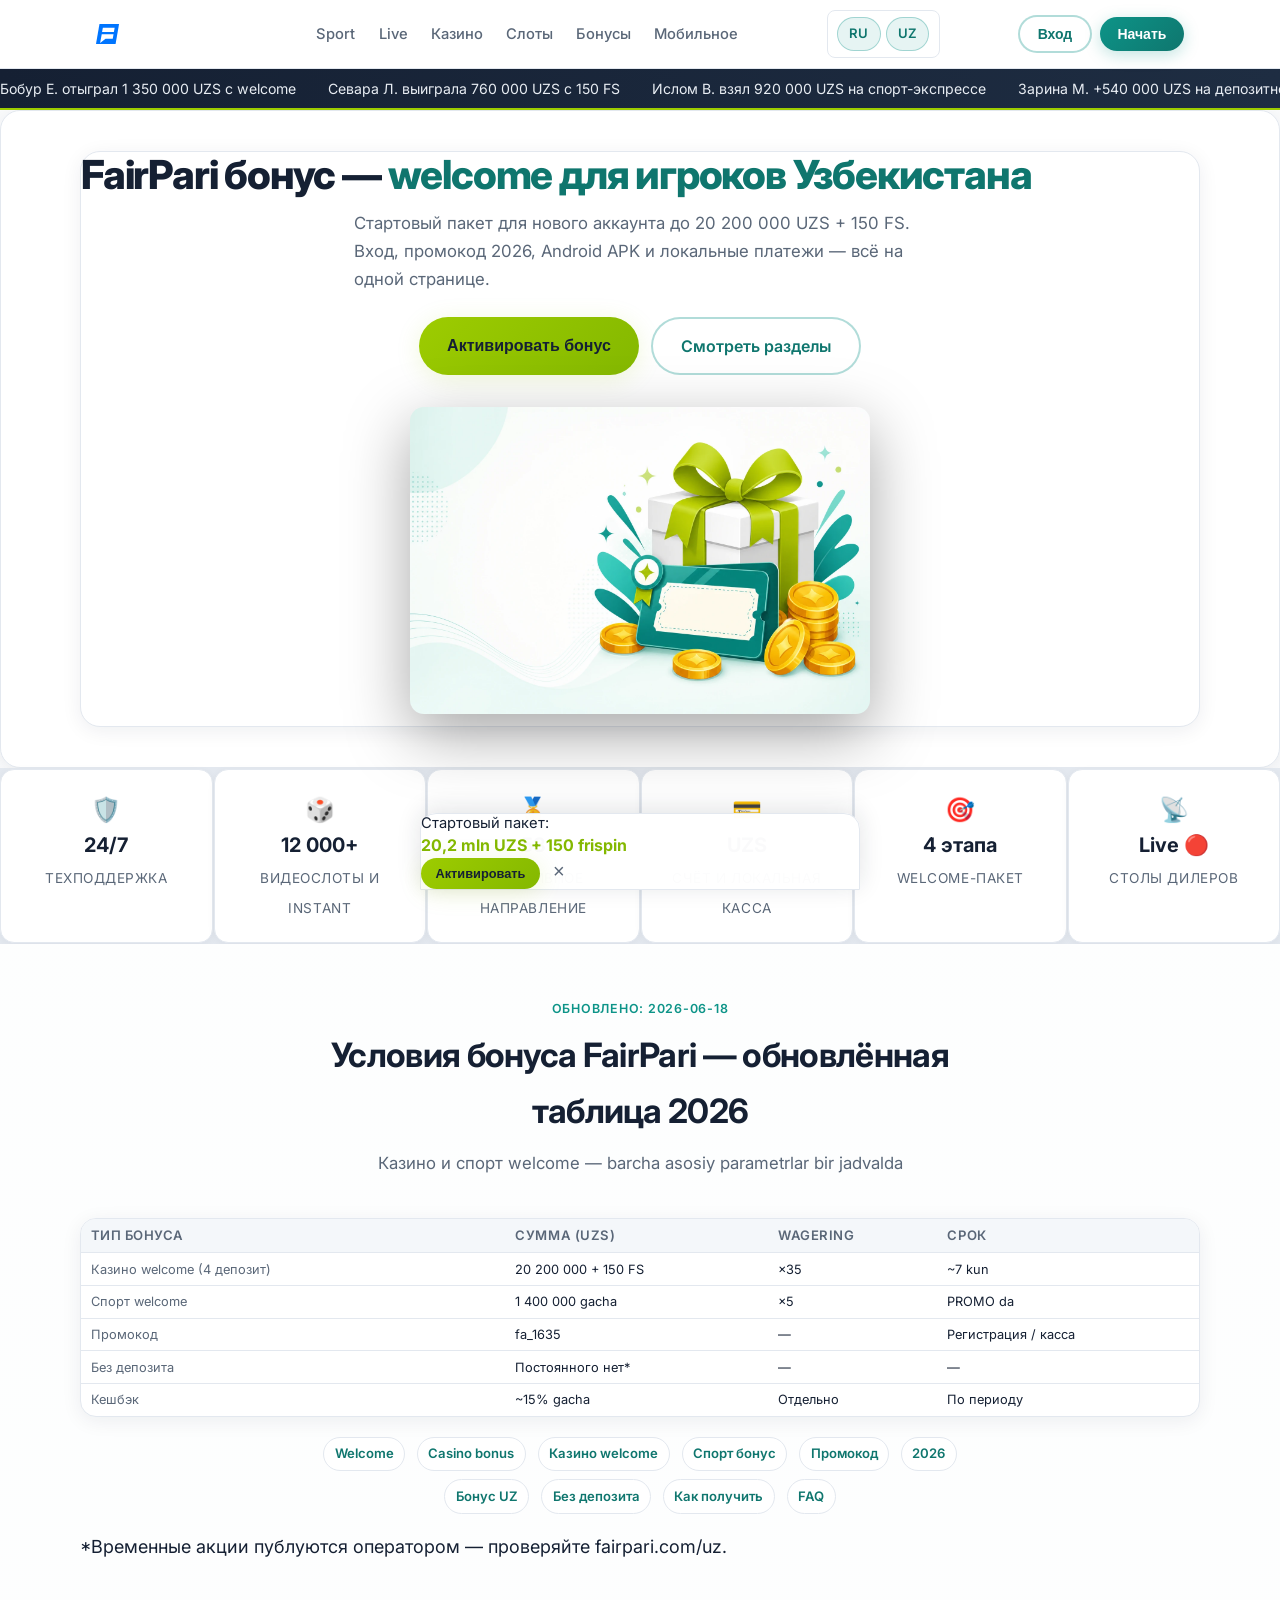
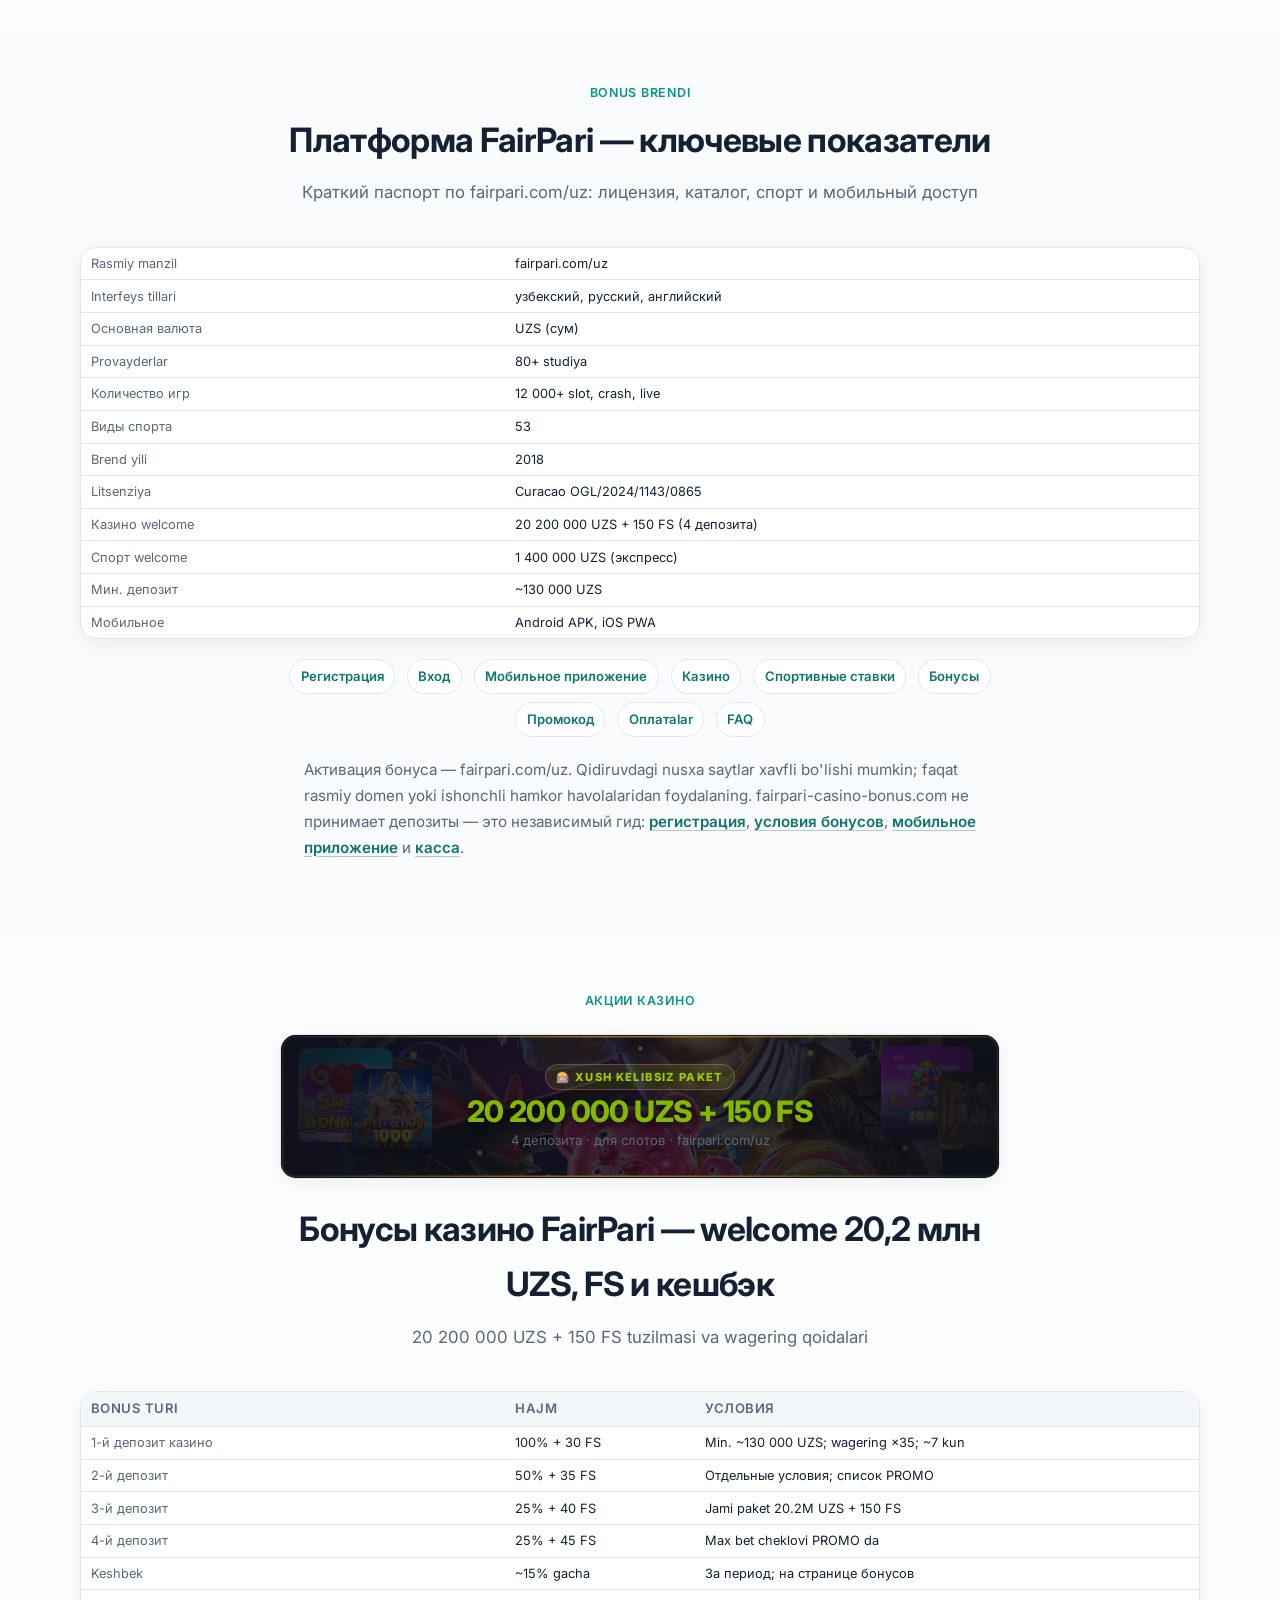
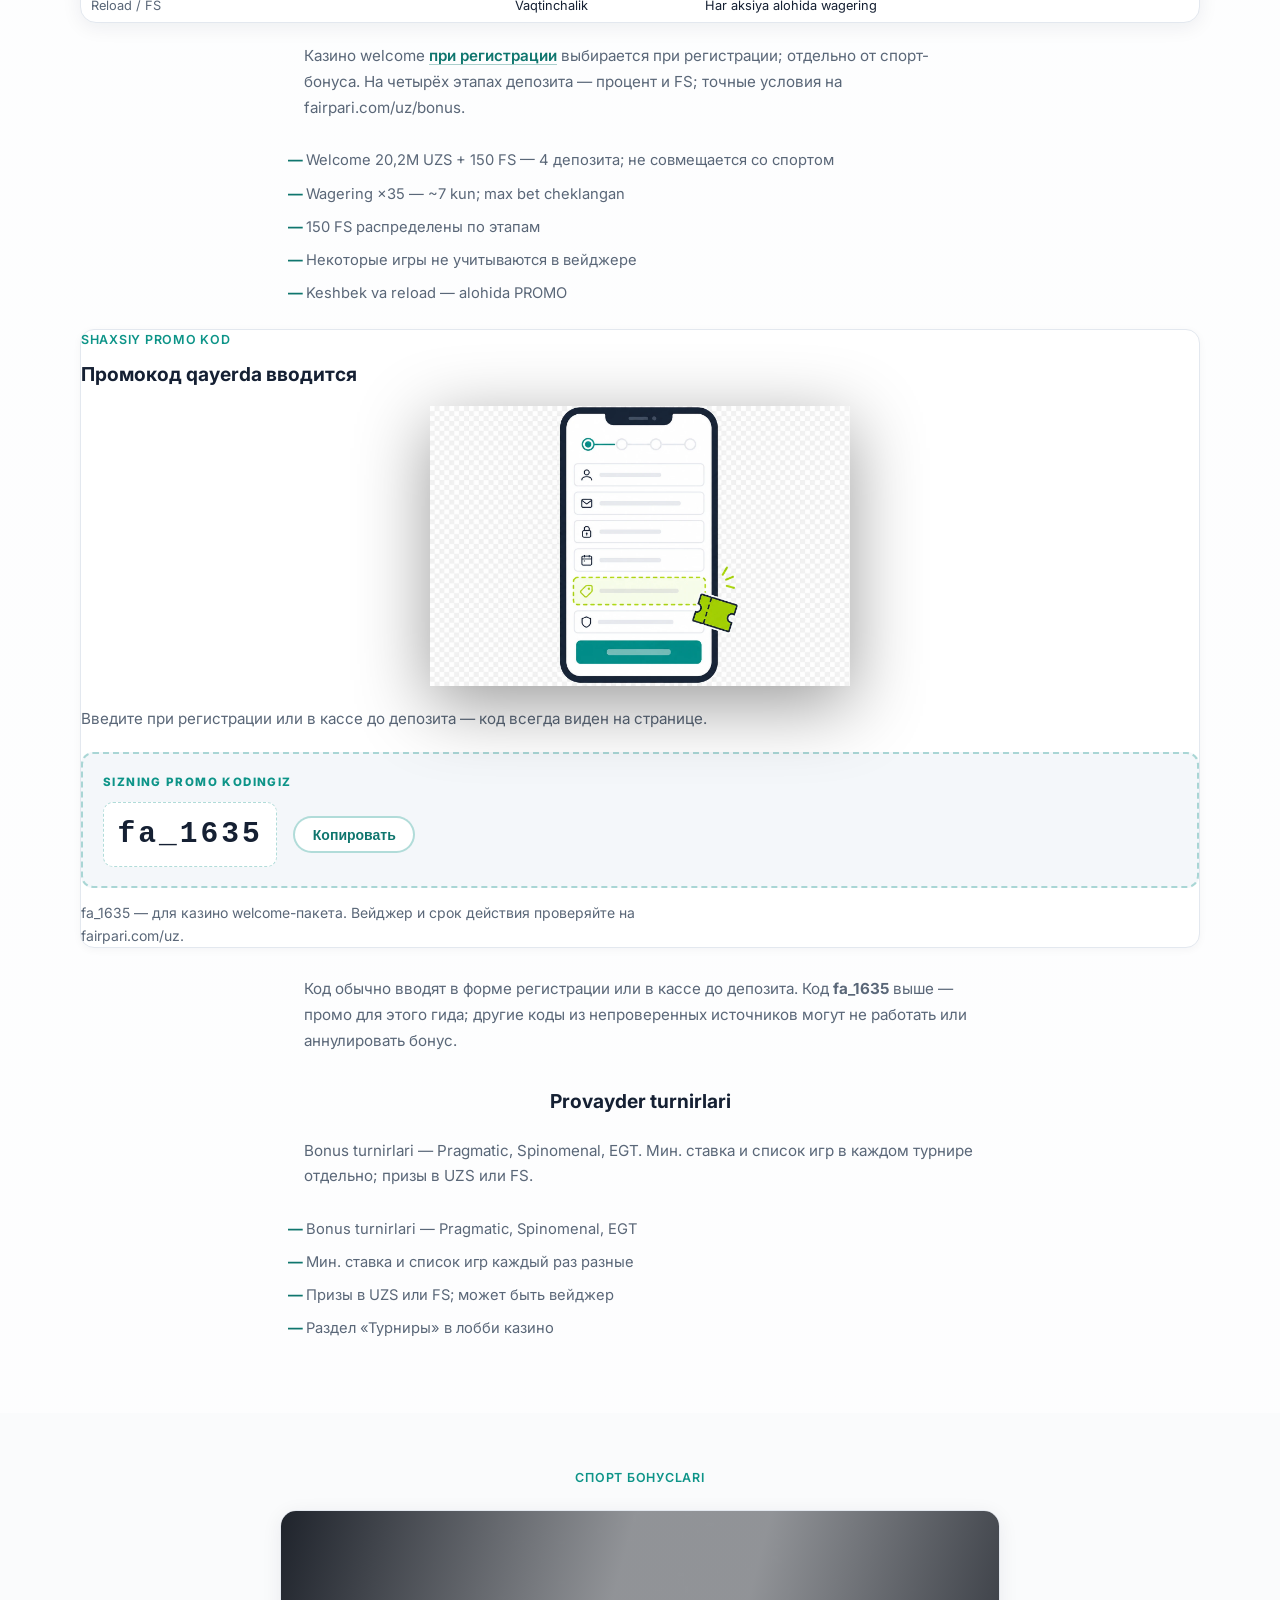
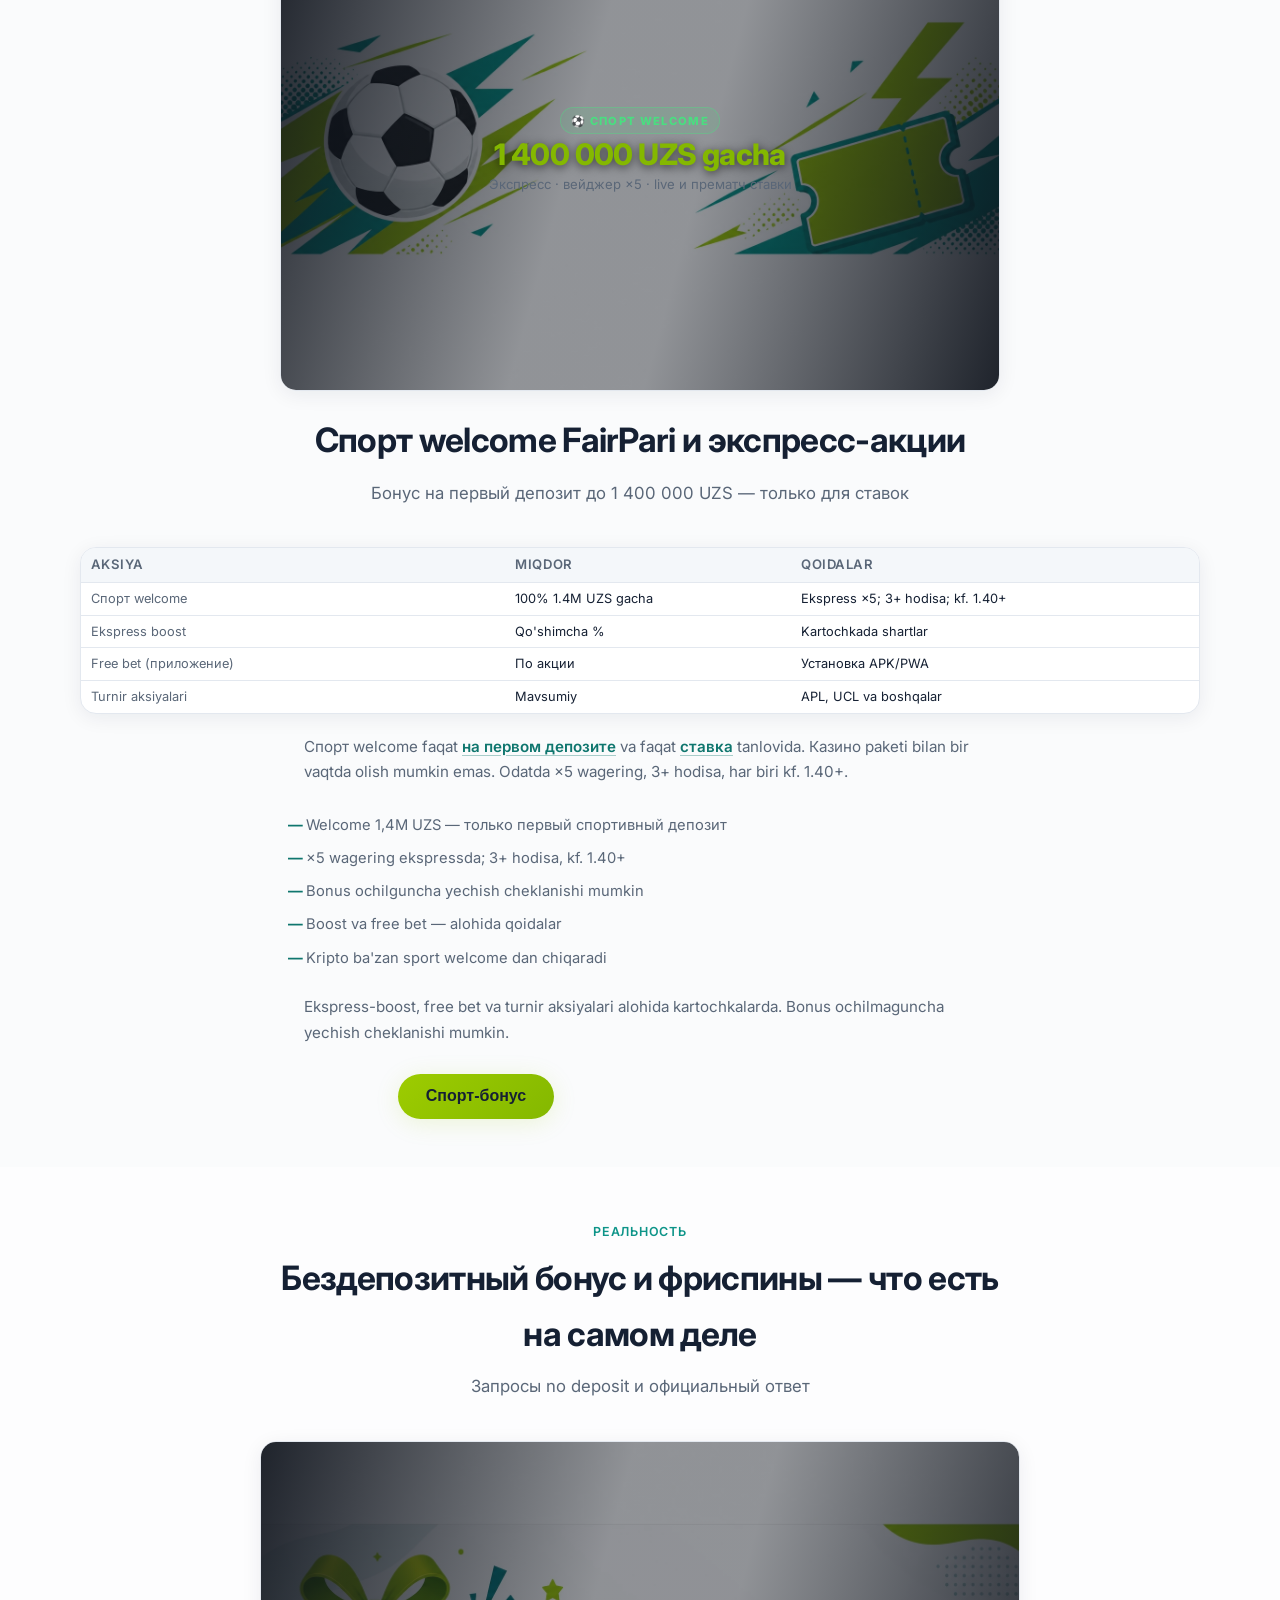
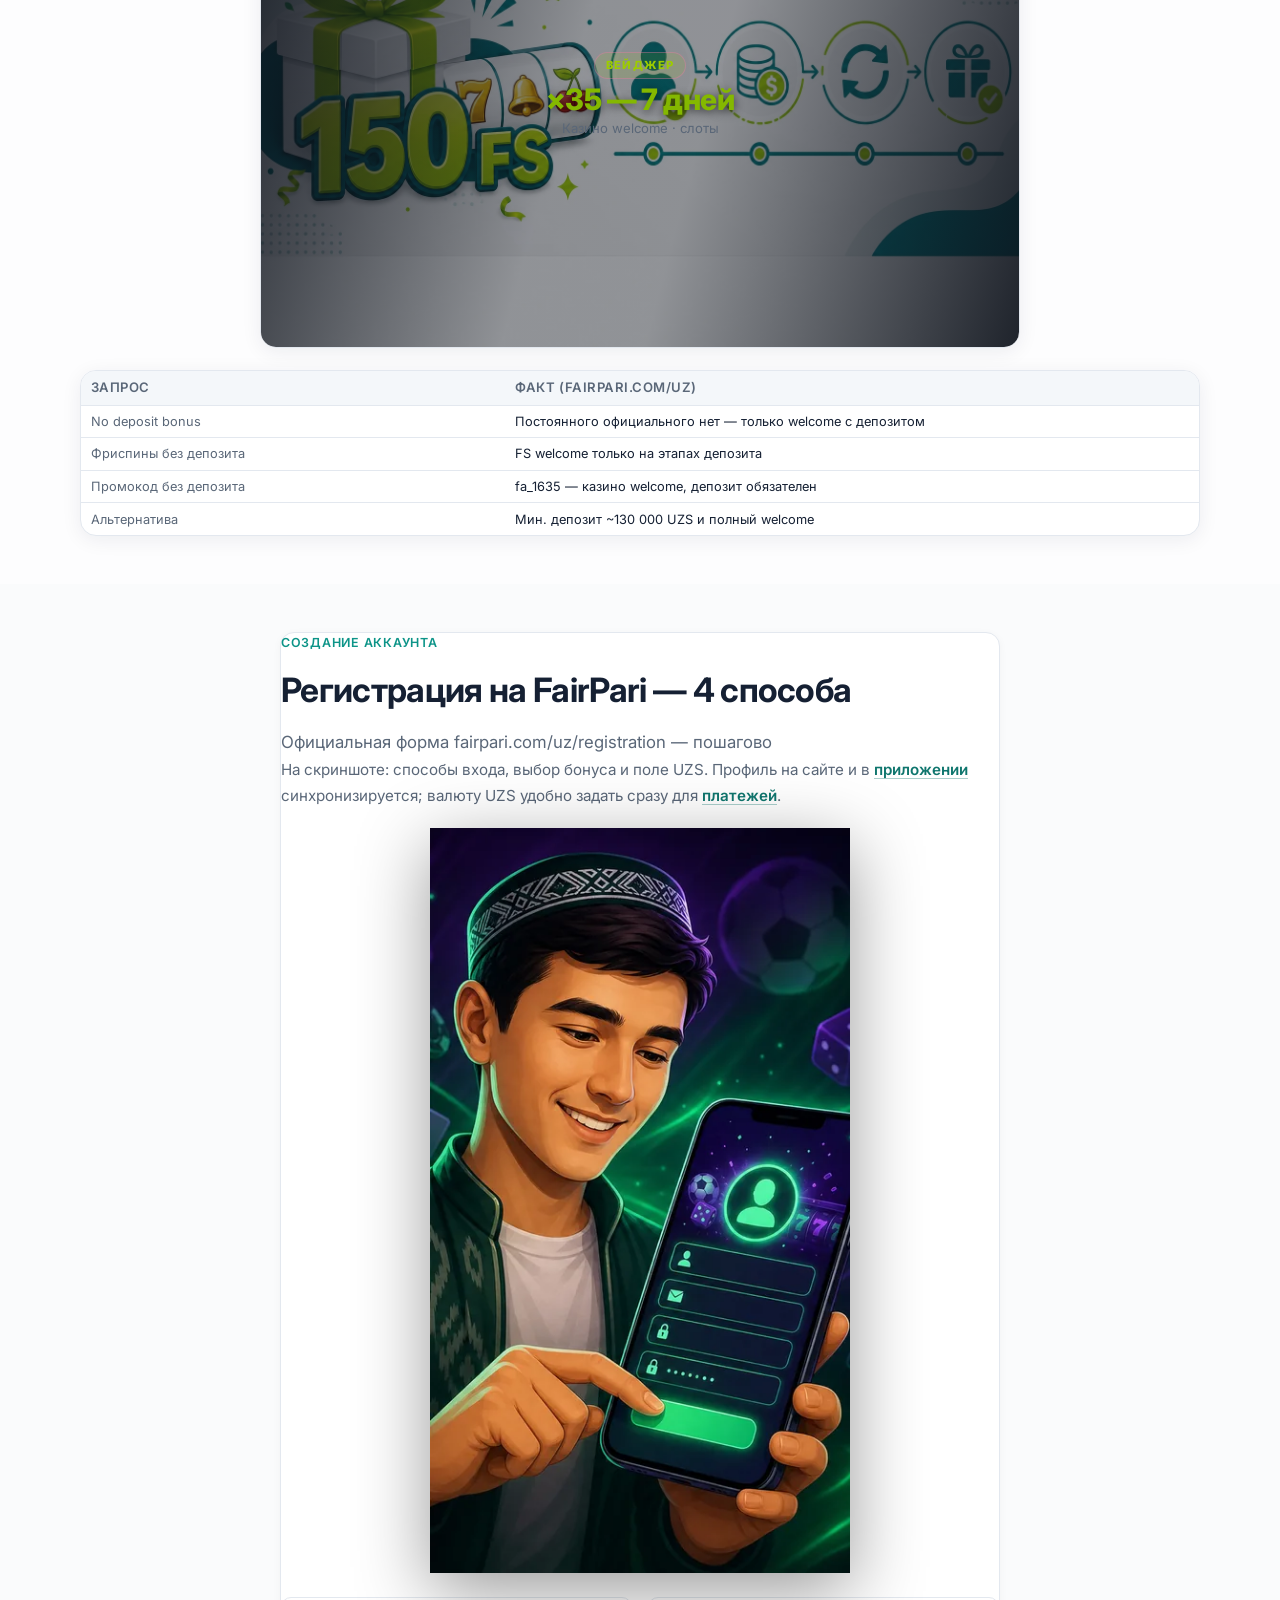
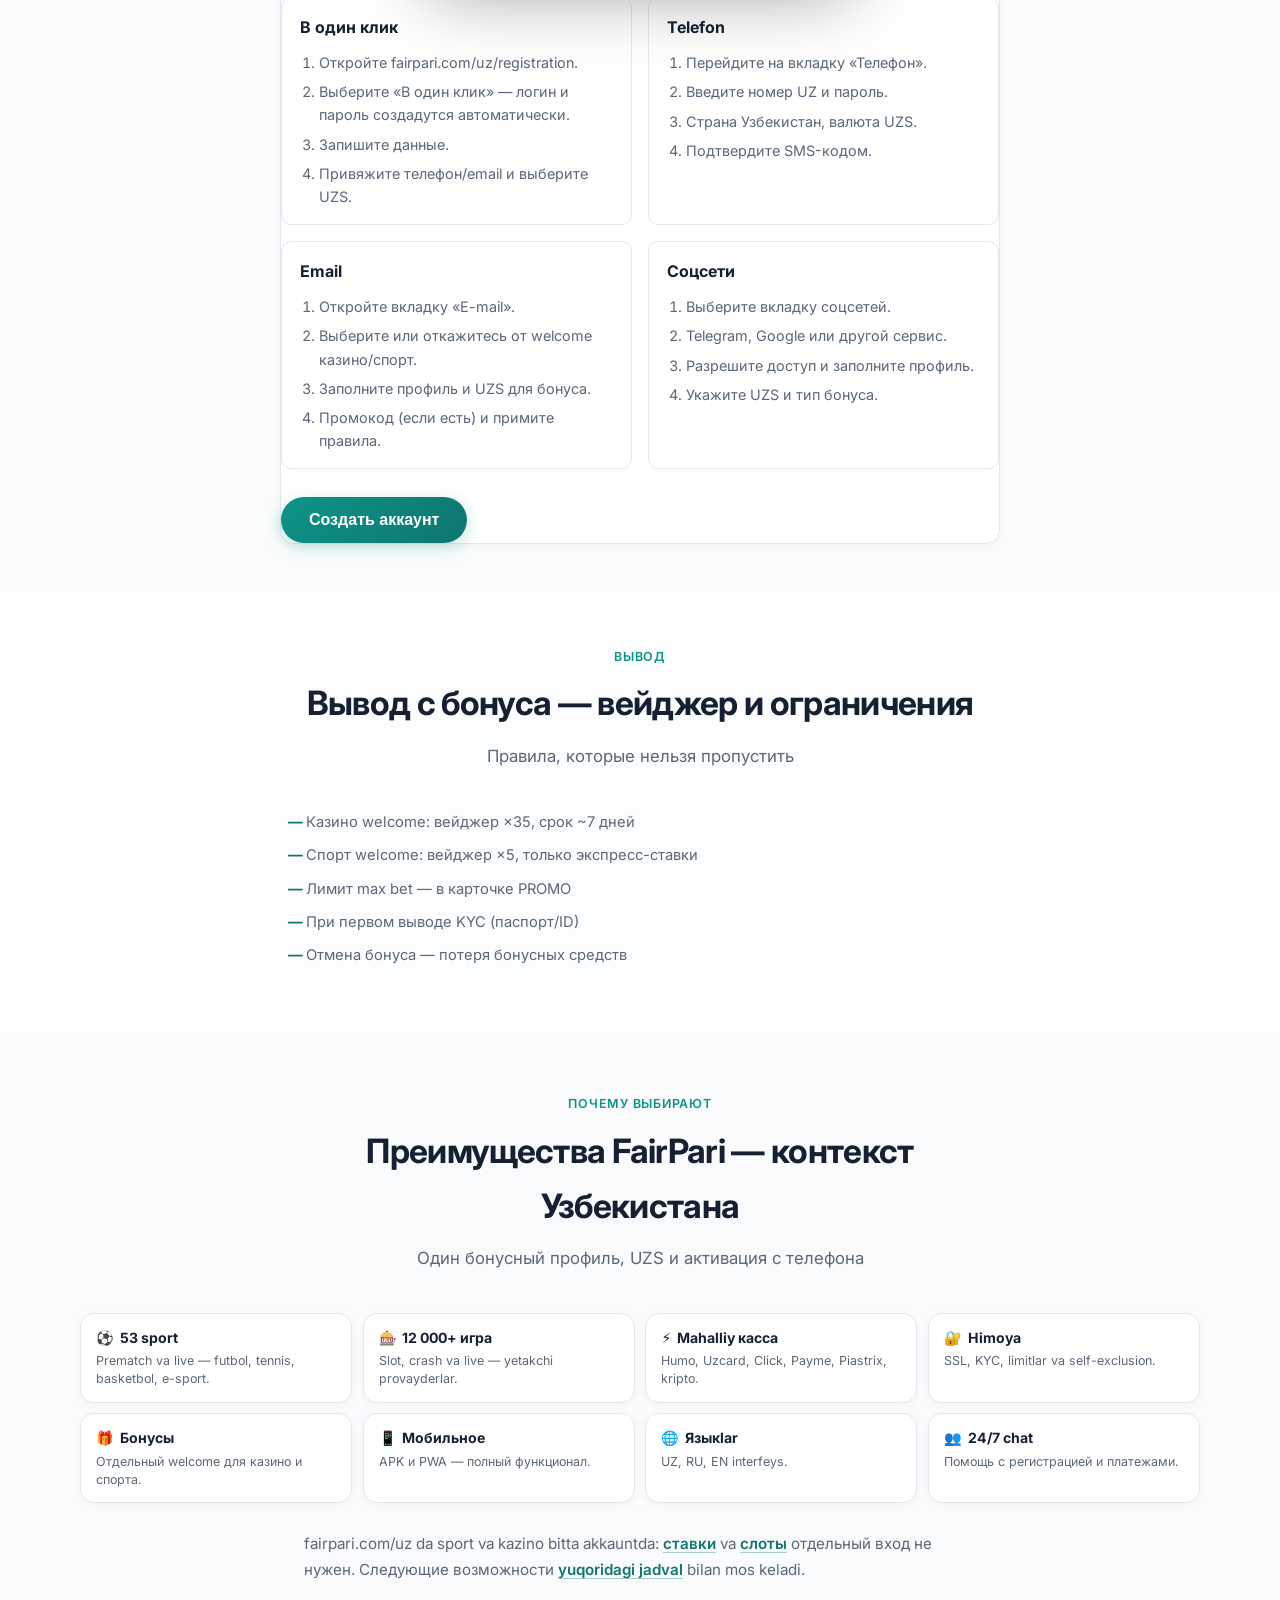
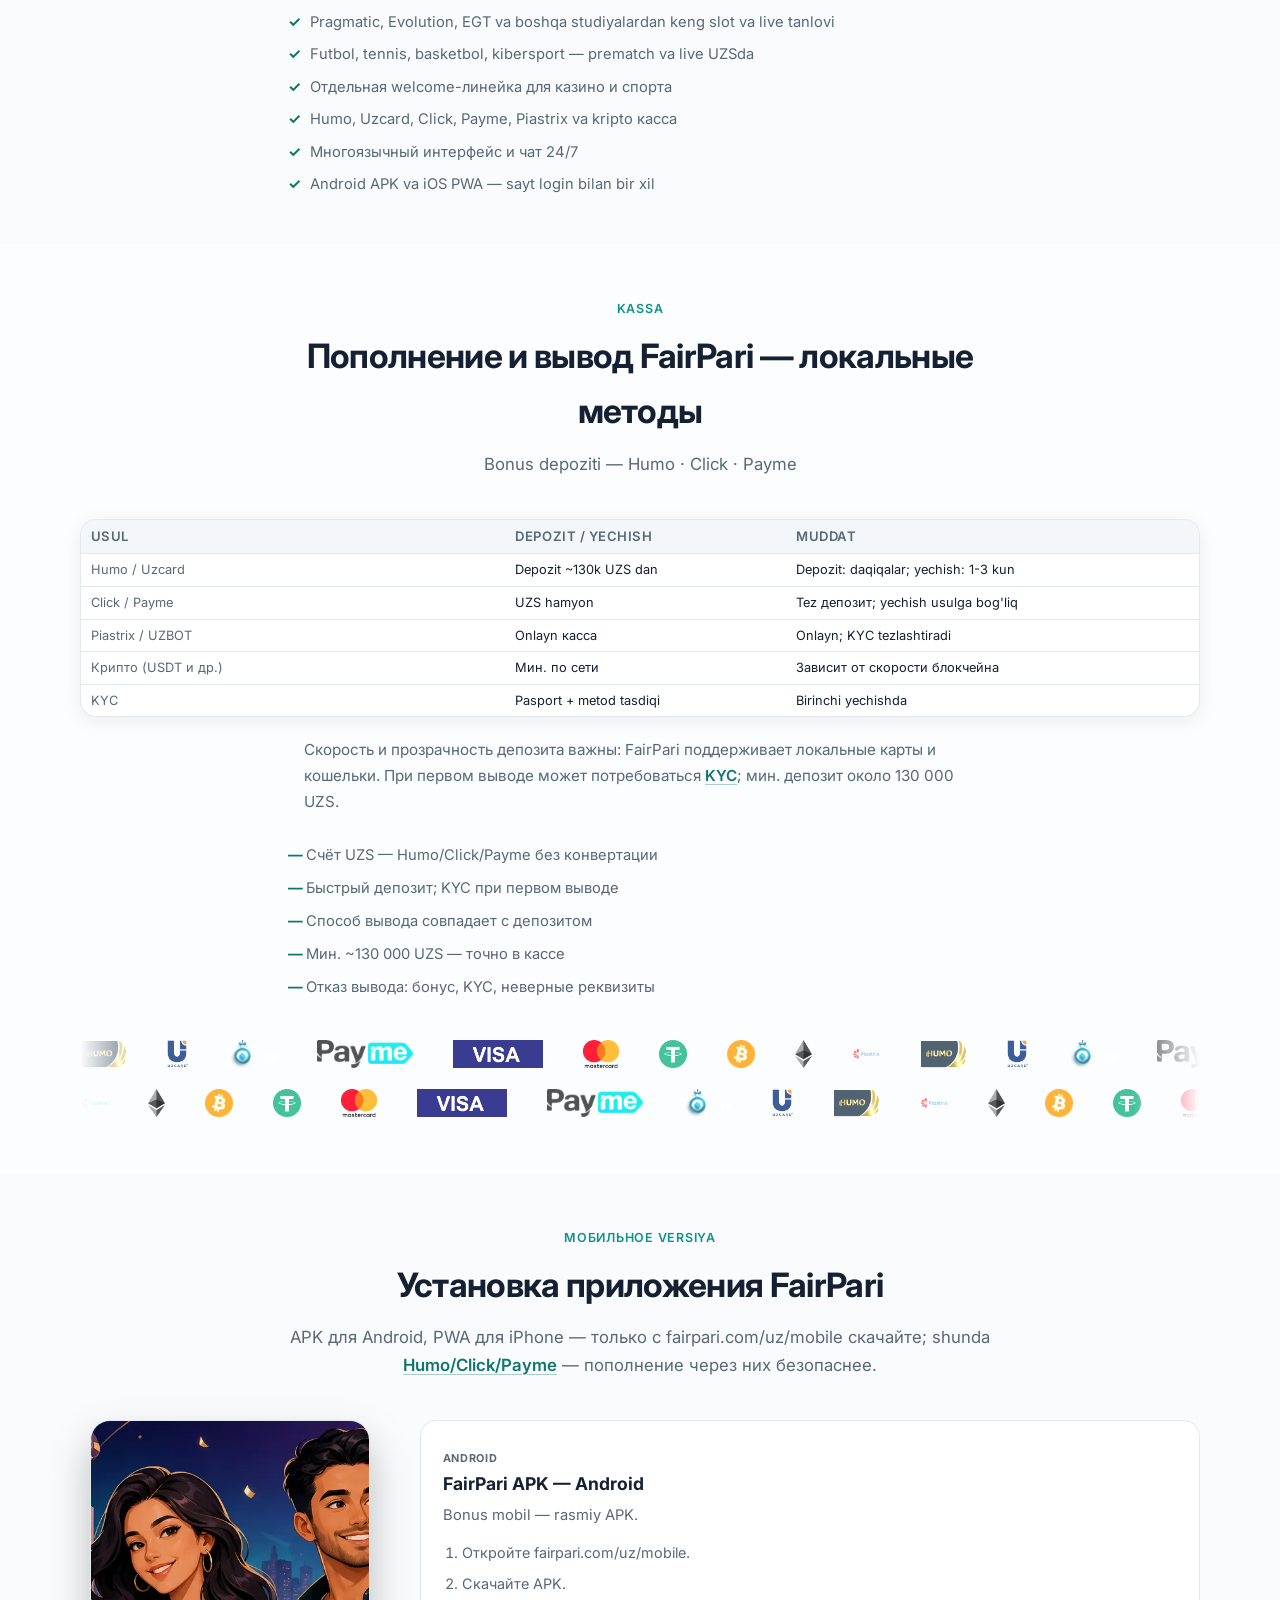
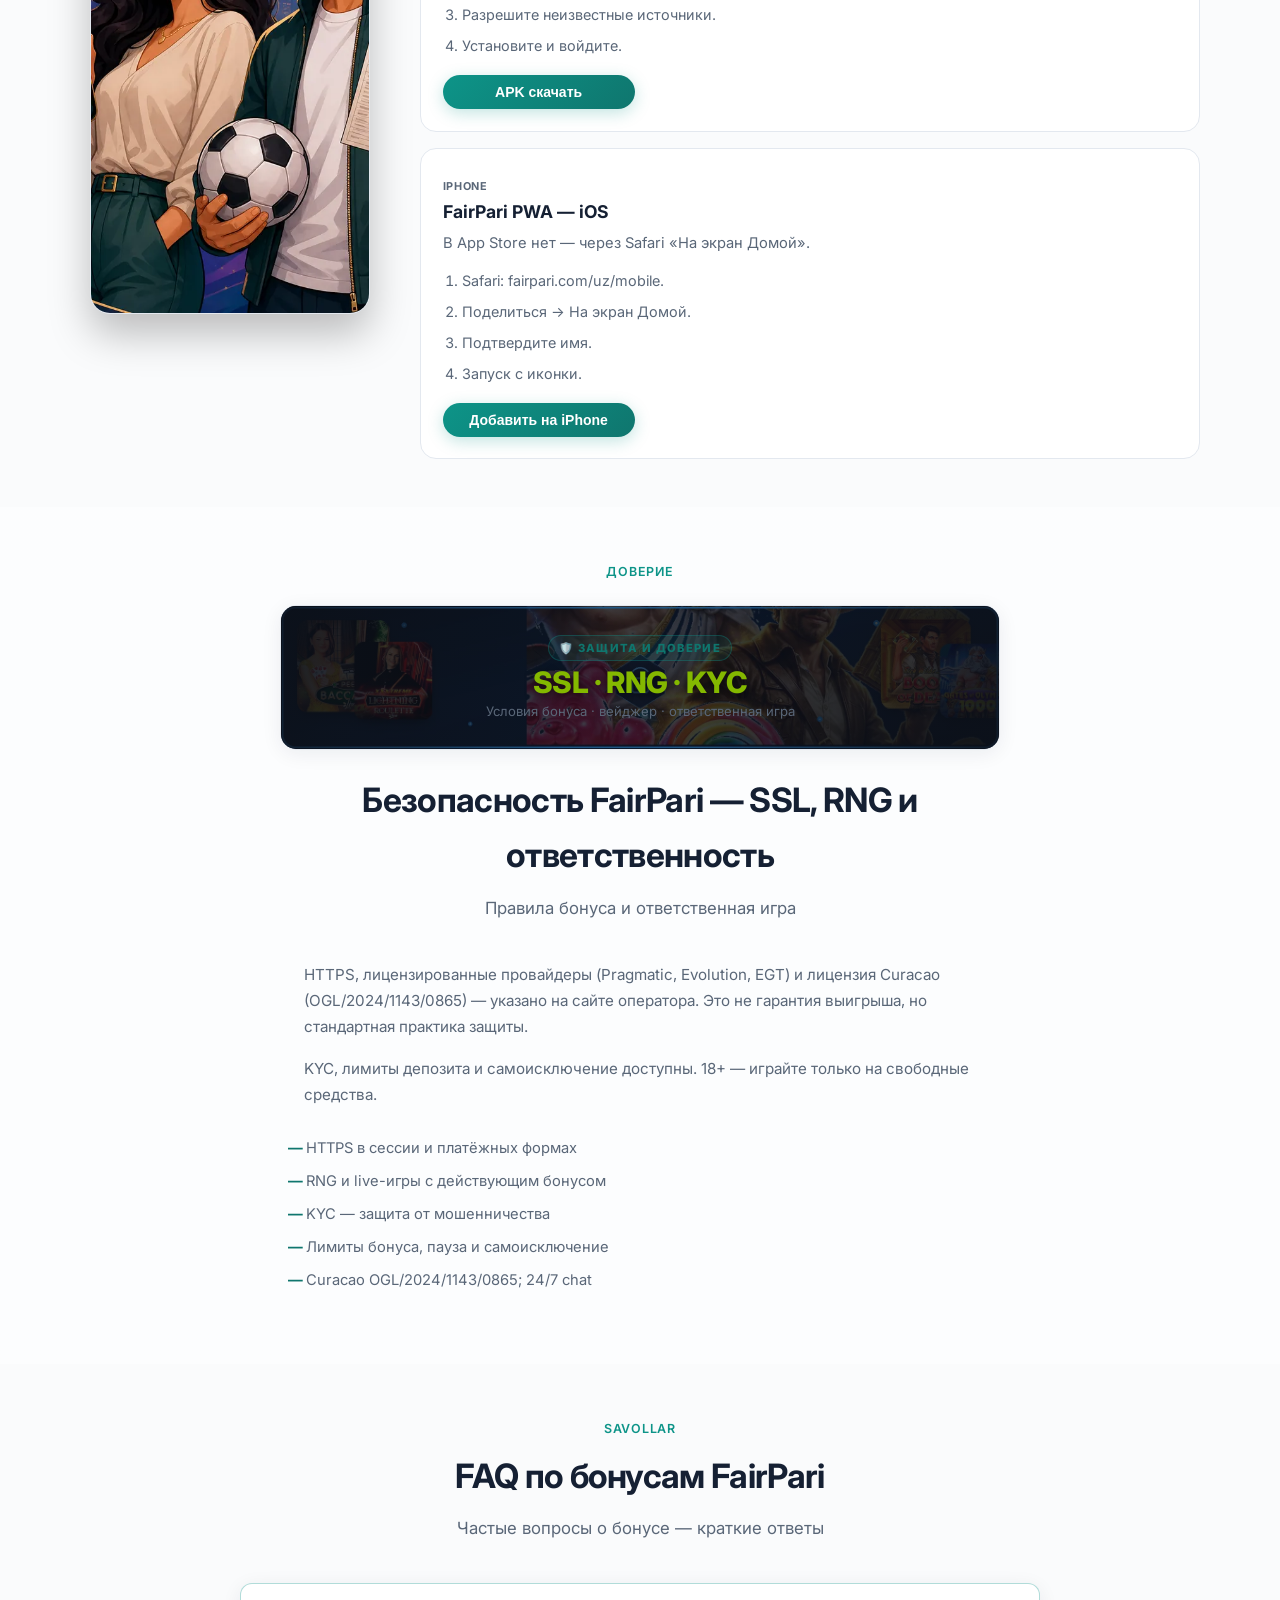
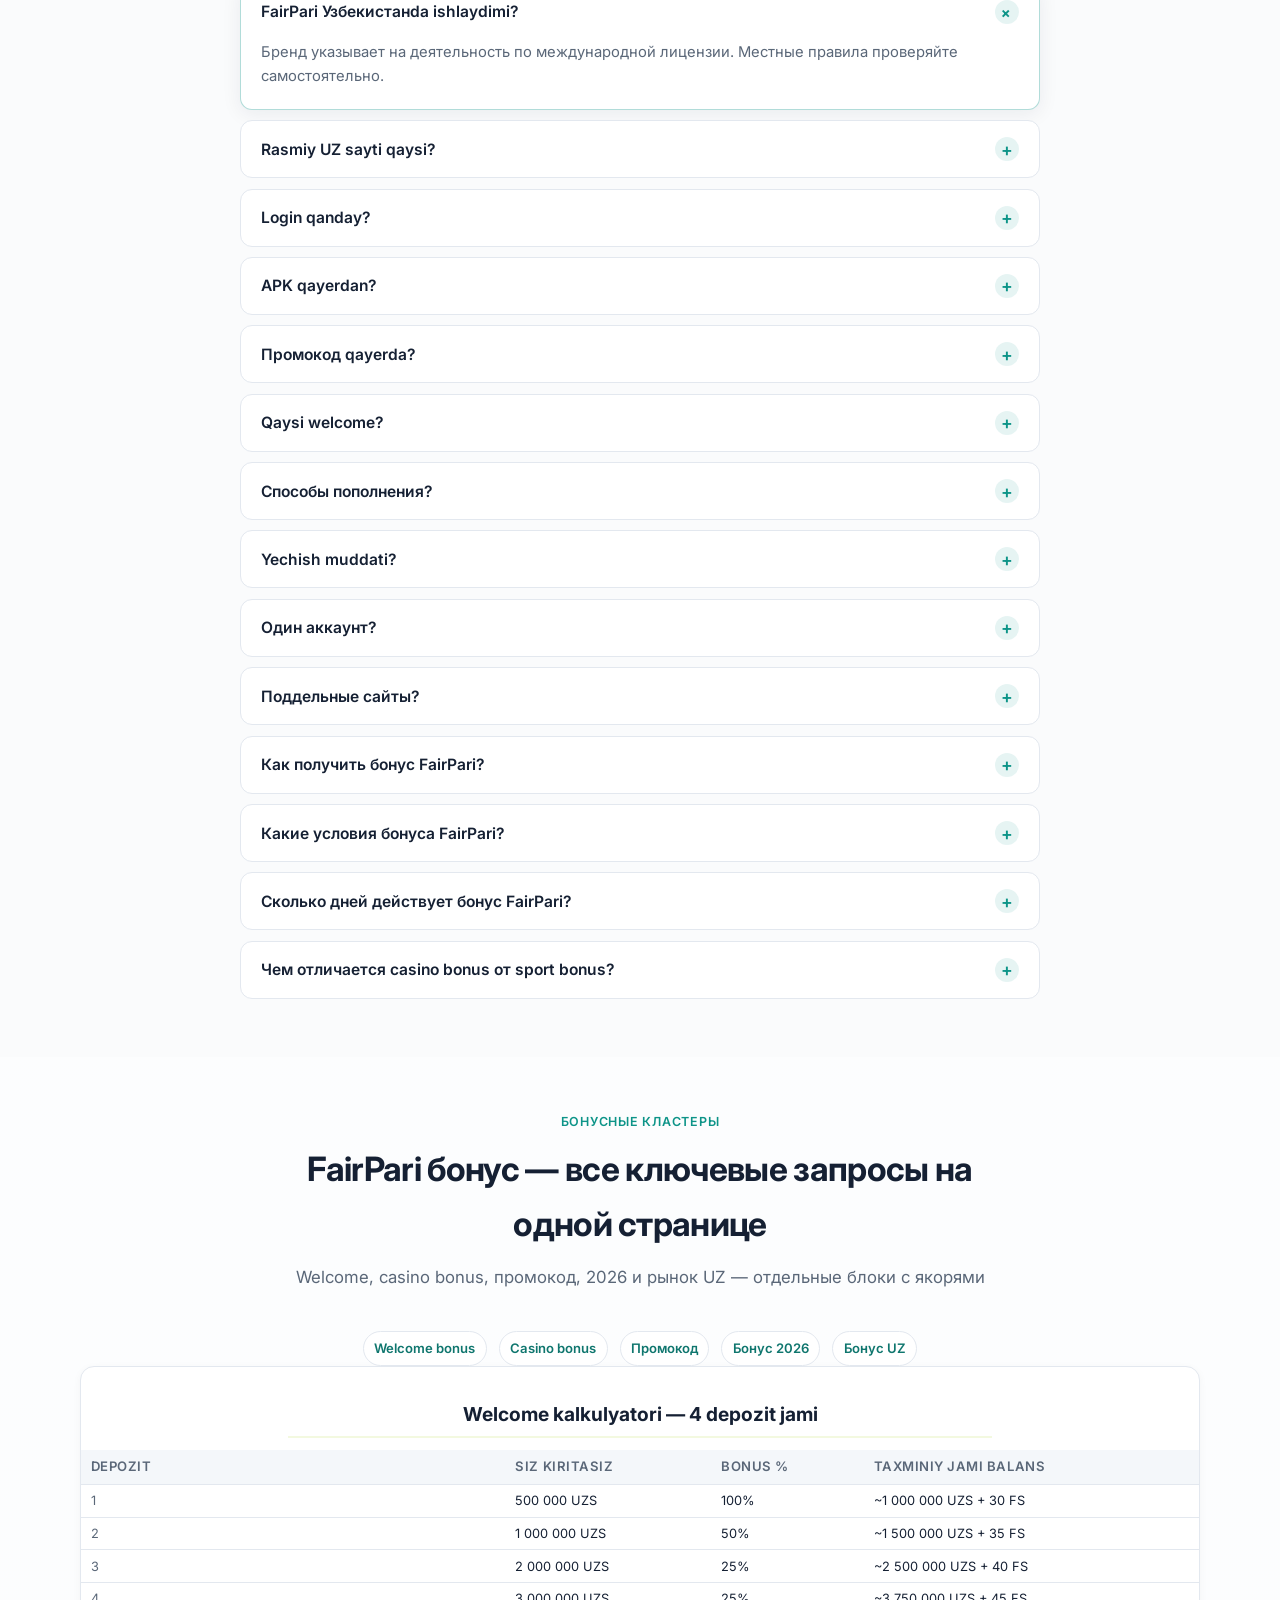
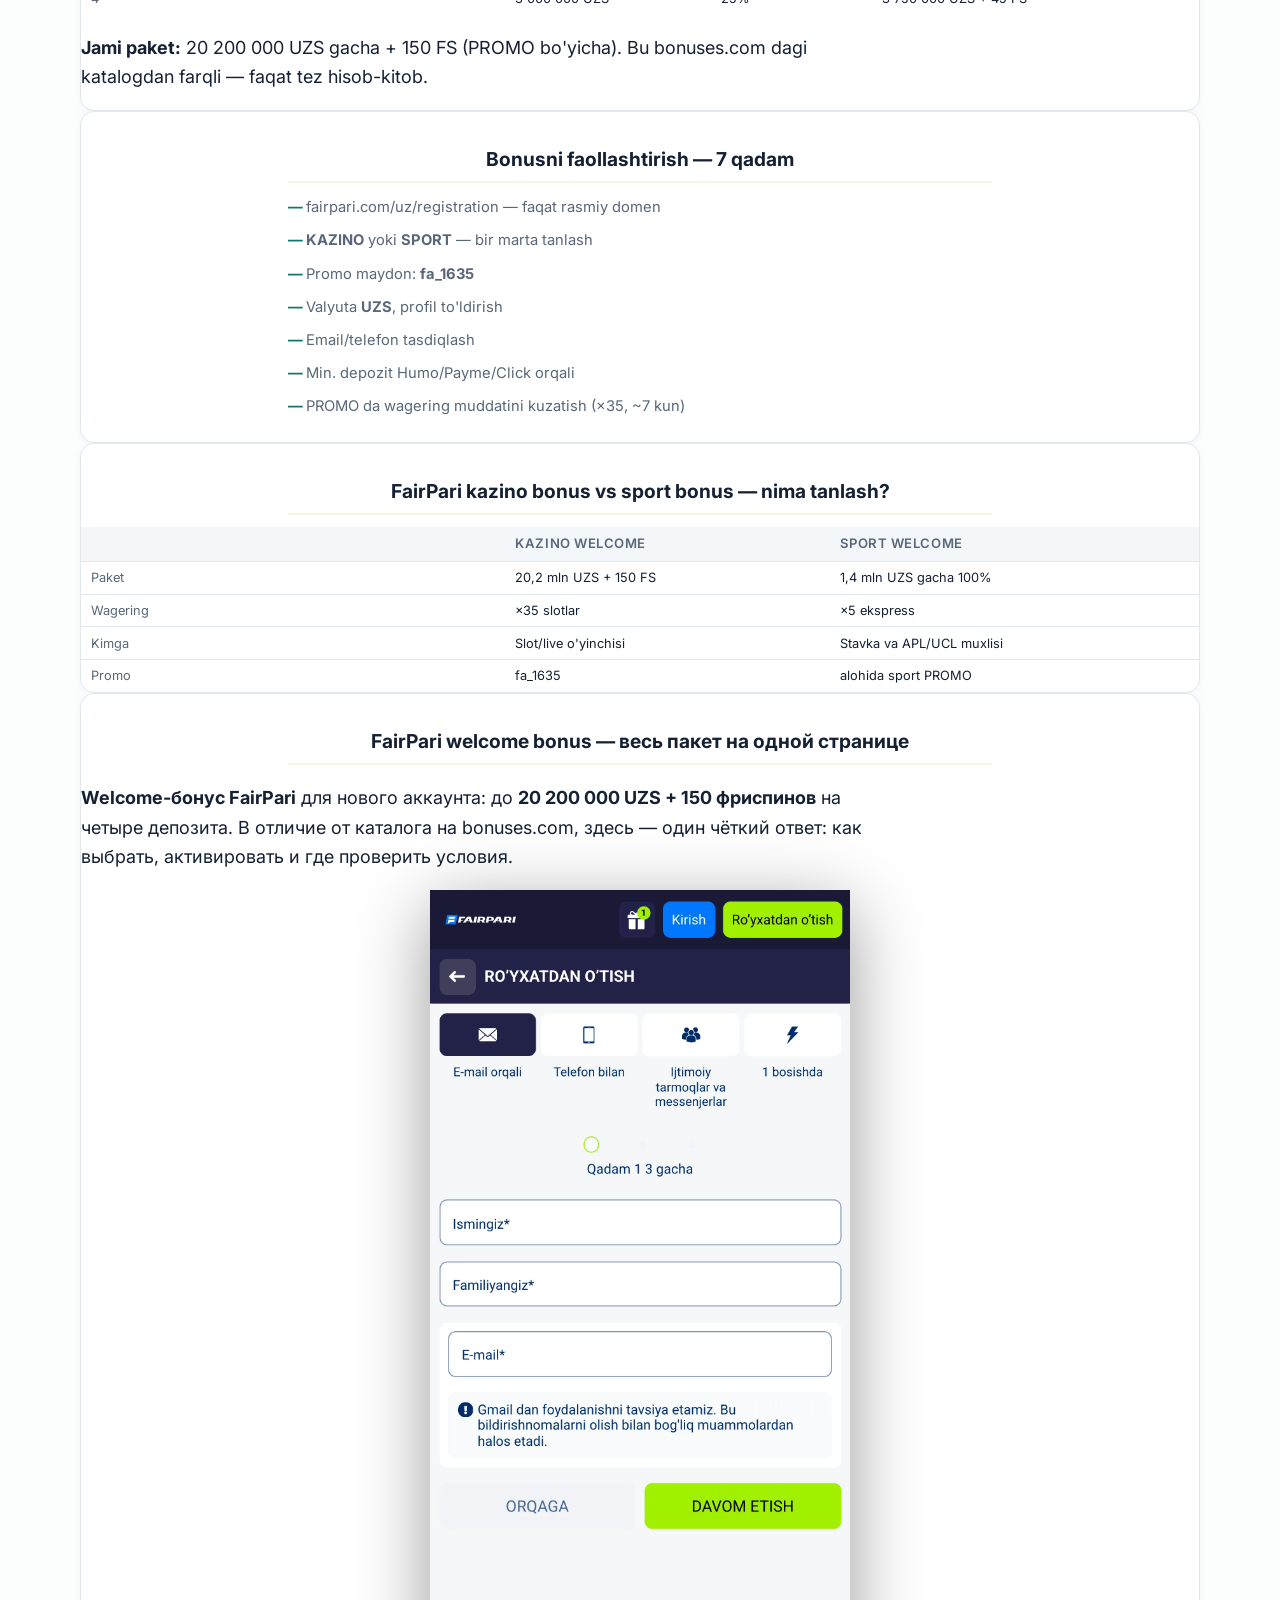
<file: ru/index.html>
<!DOCTYPE html>
<html data-template="v2" lang="ru-UZ" data-site="bonus-light" data-build="v2">
  <head>
    <meta charset="utf-8" />
    <meta name="viewport" content="width=device-width, initial-scale=1" />
    <meta name="robots" content="index, follow, max-image-preview:large, max-snippet:-1, max-video-preview:-1" />
    <meta name="theme-color" content="#ffffff" />
    <title>Бонусы FairPari UZ 2026</title>
    <meta name="description" content="Бонусы FairPari в Узбекистане: welcome 20,2 млн UZS + 150 FS, промокод fa_1635, вейджер и APK. Независимый гид, Humo/Click, 18+." data-slot="meta.description" />
    <link rel="icon" href="/assets/favicon.svg" type="image/svg+xml" />
    <link rel="icon" href="/assets/favicon.ico" sizes="any" />
    <link rel="icon" href="/assets/favicon-32x32.png" type="image/png" sizes="32x32" />
    <link rel="icon" href="/assets/favicon-16x16.png" type="image/png" sizes="16x16" />
    <link rel="apple-touch-icon" href="/assets/apple-touch-icon.png" sizes="180x180" />
    <link rel="stylesheet" href="/css/style.css?v=20260618v2" />
    <link rel="stylesheet" href="/css/fairpari-light-theme.css?v=20260618v2" />
    <link rel="stylesheet" href="/css/fairpari-v2.css?v=20260618v2" />
    <link rel="canonical" href="https://fairpari-casino-bonus.com/ru/" data-slot="meta.canonical" />



    <link rel="alternate" hreflang="uz-UZ" href="https://fairpari-casino-bonus.com/" />
    <link rel="alternate" hreflang="ru-UZ" href="https://fairpari-casino-bonus.com/ru/" />
    <link rel="alternate" hreflang="x-default" href="https://fairpari-casino-bonus.com/" />
<meta name="keywords" content="fairpari, fair pari, fairpari uz, fairpari login, fairpari промокод, fairpari apk, fairpari бонус 2026, букмекер узбекистан, онлайн казино uz, ставки на спорт, fairpari-casino-bonus.com, регистрация fairpari" />
    <meta property="og:type" content="website" />
    <meta property="og:site_name" content="FairPari" />
    <meta property="og:title" content="Бонусы FairPari UZ 2026" />
    <meta property="og:description" content="Бонус FairPari в Узбекистане: welcome 20,2 млн UZS + 150 FS, промокод fa_1635, вейджер ×35. Независимый гид, 18+." />
    <meta property="og:url" content="https://fairpari-casino-bonus.com/ru/" />
    <meta property="og:image" content="https://fairpari-casino-bonus.com/assets/hero-bonus-light.webp" />
    <meta property="og:image:alt" content="Бонусы FairPari UZ — казино и спорт, баннер" />
    <meta property="og:locale" content="ru_UZ" />
    <meta name="twitter:card" content="summary_large_image" />
    <meta name="twitter:title" content="Бонусы FairPari UZ 2026" />
    <meta name="twitter:description" content="Бонус FairPari в Узбекистане: welcome 20,2 млн UZS + 150 FS, промокод fa_1635, вейджер ×35. Независимый гид, 18+." />
    <meta name="twitter:image" content="https://fairpari-casino-bonus.com/assets/hero-bonus-light.webp" />
    <meta name="twitter:image:alt" content="Бонусы FairPari UZ — казино и спорт, баннер" />



<script type="application/ld+json">{
  "@context": "https://schema.org",
  "@graph": [
    {
      "@type": "WebSite",
      "@id": "https://fairpari-casino-bonus.com/#website",
      "url": "https://fairpari-casino-bonus.com/ru/",
      "name": "FairPari",
      "alternateName": [
        "FairPari",
        "fairpari",
        "fair pari",
        "Fair Pari",
        "fairpari casino",
        "fairpari uz",
        "pari fair",
        "Fairpari"
      ],
      "inLanguage": "ru-UZ",
      "publisher": {
        "@id": "https://fairpari-casino-bonus.com/#organization"
      }
    },
    {
      "@type": "Organization",
      "@id": "https://fairpari-casino-bonus.com/#organization",
      "name": "FairPari",
      "alternateName": [
        "FairPari",
        "fairpari",
        "fair pari",
        "Fair Pari",
        "fairpari casino",
        "fairpari uz",
        "pari fair",
        "Fairpari"
      ],
      "url": "https://fairpari-casino-bonus.com/ru/",
      "description": "Узбекистан для игроков FairPari независимый информационный сайт. Не официальный сайт оператора.",
      "areaServed": {
        "@type": "Country",
        "name": "Uzbekistan"
      },
      "knowsAbout": [
        "online casino",
        "sports betting",
        "fairpari login",
        "fairpari promo code 2026",
        "fairpari apk",
        "responsible gambling"
      ],
      "logo": {
        "@type": "ImageObject",
        "url": "https://fairpari-casino-bonus.com/assets/logo-fairpari.svg",
        "width": 741,
        "height": 110
      }
    },
    {
      "@type": "BreadcrumbList",
      "@id": "https://fairpari-casino-bonus.com/#breadcrumb",
      "itemListElement": [
        {
          "@type": "ListItem",
          "position": 1,
          "name": "Главная",
          "item": "https://fairpari-casino-bonus.com/ru/"
        }
      ]
    },
    {
      "@type": [
        "WebPage",
        "Article"
      ],
      "@id": "https://fairpari-casino-bonus.com/#webpage",
      "url": "https://fairpari-casino-bonus.com/ru/",
      "name": "Гид по бонусам FairPari UZ — казино, спорт и welcome 2026",
      "headline": "Гид по бонусам FairPari UZ — казино, спорт и welcome 2026",
      "description": "Подробный гид по бонусам FairPari на fairpari-casino-bonus.com: регистрация, пакет 20 200 000 UZS + 150 FS, промокод, APK, Humo/Click/Payme. Независимая информация, 18+.",
      "keywords": "fairpari, fair pari, fairpari uz, fairpari login, fairpari промокод, fairpari apk, fairpari бонус 2026, букмекер узбекистан, онлайн казино uz, ставки на спорт, fairpari-casino-bonus.com, регистрация fairpari",
      "isPartOf": {
        "@id": "https://fairpari-casino-bonus.com/#website"
      },
      "about": {
        "@id": "https://fairpari-casino-bonus.com/#organization"
      },
      "inLanguage": "ru-UZ",
      "dateModified": "2026-06-18",
      "datePublished": "2026-02-15",
      "breadcrumb": {
        "@id": "https://fairpari-casino-bonus.com/#breadcrumb"
      },
      "author": {
        "@id": "https://fairpari-casino-bonus.com/#organization"
      },
      "publisher": {
        "@id": "https://fairpari-casino-bonus.com/#organization"
      },
      "speakable": {
        "@type": "SpeakableSpecification",
        "cssSelector": [
          ".hero__title",
          ".section__title",
          "#faq"
        ]
      },
      "primaryImageOfPage": {
        "@type": "ImageObject",
        "url": "https://fairpari-casino-bonus.com/assets/hero-bonus-light.webp"
      },
      "image": "https://fairpari-casino-bonus.com/assets/hero-bonus-light.webp"
    },
    {
      "@type": "ItemList",
      "@id": "https://fairpari-casino-bonus.com/#sections",
      "name": "FairPari review sections",
      "itemListElement": [
        {
          "@type": "ListItem",
          "position": 1,
          "name": "Казино",
          "url": "https://fairpari-casino-bonus.com/#casino"
        },
        {
          "@type": "ListItem",
          "position": 2,
          "name": "Бонусы",
          "url": "https://fairpari-casino-bonus.com/#bonuses"
        },
        {
          "@type": "ListItem",
          "position": 3,
          "name": "Sport",
          "url": "https://fairpari-casino-bonus.com/#sports"
        },
        {
          "@type": "ListItem",
          "position": 4,
          "name": "Мобильное приложение",
          "url": "https://fairpari-casino-bonus.com/#app"
        },
        {
          "@type": "ListItem",
          "position": 5,
          "name": "FAQ",
          "url": "https://fairpari-casino-bonus.com/#faq"
        }
        ,{
          "@type": "ListItem",
          "position": 6,
          "name": "Welcome bonus",
          "url": "https://fairpari-casino-bonus.com/ru/#welcome-bonus"
        },
        {
          "@type": "ListItem",
          "position": 7,
          "name": "Casino bonus",
          "url": "https://fairpari-casino-bonus.com/ru/#casino-bonus"
        },
        {
          "@type": "ListItem",
          "position": 8,
          "name": "Bonus 2026",
          "url": "https://fairpari-casino-bonus.com/ru/#bonus-2026"
        }
      ]
    },
    {
      "@type": "SoftwareApplication",
      "@id": "https://fairpari-casino-bonus.com/#android-apk",
      "name": "FairPari Android APK",
      "operatingSystem": "Android",
      "applicationCategory": "GameApplication",
      "downloadUrl": "https://fairpari.com/uz/mobile",
      "offers": {
        "@type": "Offer",
        "price": "0",
        "priceCurrency": "UZS"
      }
    },
    {
      "@type": "FAQPage",
      "@id": "https://fairpari-casino-bonus.com/#faq",
      "mainEntity": [
        {
          "@type": "Question",
          "name": "FairPari Узбекистанda ishlaydimi?",
          "acceptedAnswer": {
            "@type": "Answer",
            "text": "Бренд указывает на деятельность по международной лицензии. Местные правила проверяйте самостоятельно."
          }
        },
        {
          "@type": "Question",
          "name": "Rasmiy UZ sayti qaysi?",
          "acceptedAnswer": {
            "@type": "Answer",
            "text": "Обычно fairpari.com/uz. Остерегайтесь зеркал."
          }
        },
        {
          "@type": "Question",
          "name": "Login qanday?",
          "acceptedAnswer": {
            "@type": "Answer",
            "text": "fairpari.com/uz da Вход — email/telefon yoki ijtimoiy tarmoq. APK/PWA da bir xil."
          }
        },
        {
          "@type": "Question",
          "name": "APK qayerdan?",
          "acceptedAnswer": {
            "@type": "Answer",
            "text": "fairpari.com/uz/mobile — boshqa manbalardan yuklamang."
          }
        },
        {
          "@type": "Question",
          "name": "Промокод qayerda?",
          "acceptedAnswer": {
            "@type": "Answer",
            "text": "При регистрации или в кассе. Shaxsiy promo kod: fa_1635."
          }
        },
        {
          "@type": "Question",
          "name": "Qaysi welcome?",
          "acceptedAnswer": {
            "@type": "Answer",
            "text": "Казино 20.2M+150 FS yoki sport 1.4M — bir vaqtda bittasi."
          }
        },
        {
          "@type": "Question",
          "name": "To'ldirish usullari?",
          "acceptedAnswer": {
            "@type": "Answer",
            "text": "Humo, Uzcard, Click, Payme, Piastrix, kripto."
          }
        },
        {
          "@type": "Question",
          "name": "Yechish muddati?",
          "acceptedAnswer": {
            "@type": "Answer",
            "text": "Birinchi marta KYC; keyin 1-3 ish kuni odatiy."
          }
        },
        {
          "@type": "Question",
          "name": "Один аккаунт?",
          "acceptedAnswer": {
            "@type": "Answer",
            "text": "Да — сайт и мобильное приложение с одним балансом."
          }
        },
        {
          "@type": "Question",
          "name": "Поддельные сайты?",
          "acceptedAnswer": {
            "@type": "Answer",
            "text": "Только fairpari.com/uz; вход без пароля и странная касса — тревожный сигнал."
          }
        },
        {
          "@type": "Question",
          "name": "Как получить бонус FairPari?",
          "acceptedAnswer": {
            "@type": "Answer",
            "text": "Регистрация на fairpari.com/uz, welcome, fa_1635, мин. депозит."
          }
        },
        {
          "@type": "Question",
          "name": "Какие условия бонуса FairPari?",
          "acceptedAnswer": {
            "@type": "Answer",
            "text": "Казино ×35, ~7 дней. Спорт ×5 экспресс."
          }
        },
        {
          "@type": "Question",
          "name": "Сколько дней действует бонус FairPari?",
          "acceptedAnswer": {
            "@type": "Answer",
            "text": "Обычно ~7 дней на отыгрыш казино welcome."
          }
        },
        {
          "@type": "Question",
          "name": "Чем отличается casino bonus от sport bonus?",
          "acceptedAnswer": {
            "@type": "Answer",
            "text": "Казино 20,2M+150 FS; спорт до 1,4M. Одновременно один."
          }
        }
      ]
    }
  ]
}</script>
  </head>
  <body class="site-fairpari-light">
    <a class="skip-link" href="#main">Перейти к основному содержанию</a>

    <!-- 1. HEADER — Six6s -->
    <header class="site-header">
      <div class="site-header__inner">
        <a class="brand" href="#main" data-slot="header.brand_url">
          <img class="brand__logo-img" src="/assets/logo-fairpari.svg" alt="FairPari brendi — O&#x27;zbekiston uchun kazino va bukmeker logotipi" data-slot="header.logo_alt" width="132" height="20" loading="eager" />
          <span class="brand__name visually-hidden" data-slot="header.brand_name">FairPari UZ</span>
        </a>

        <nav class="nav-desktop" aria-label="Основное меню">
          <a href="#sports" data-slot="nav.1">Sport</a>
          <a href="#exchange" data-slot="nav.2">Live</a>
          <a href="#casino" data-slot="nav.3">Казино</a>
          <a href="#slots" data-slot="nav.4">Слоты</a>
          <a href="#bonuses" data-slot="nav.5">Бонусы</a>
          <a href="#app" data-slot="nav.6">Мобильное</a>
        </nav>

        <div class="lang-switch" aria-label="Язык"><a class="lang-switch__link" href="/ru/" hreflang="ru-UZ">RU</a> <a class="lang-switch__link" href="/" hreflang="uz-UZ">UZ</a></div>
        <div class="header-actions">
          <button type="button" class="btn btn--ghost js-go-partner" data-slot="cta.login">Вход</button>
          <button type="button" class="btn btn--primary js-go-partner" data-slot="cta.register_header">Начать</button>
          <button type="button" class="nav-toggle" aria-expanded="false" aria-controls="nav-mobile" aria-label="Меню">
            <span></span><span></span><span></span>
          </button>
        </div>
      </div>

      <nav id="nav-mobile" class="nav-mobile" aria-label="Мобильное меню">
        <a href="#sports" data-slot="nav.1">Sport</a>
        <a href="#exchange" data-slot="nav.2">Live</a>
        <a href="#casino" data-slot="nav.3">Казино</a>
        <a href="#slots" data-slot="nav.4">Слоты</a>
        <a href="#bonuses" data-slot="nav.5">Бонусы</a>
        <a href="#app" data-slot="nav.6">Мобильное</a>
        <button type="button" class="btn btn--ghost js-go-partner" data-slot="cta.login">Вход</button>
        <button type="button" class="btn btn--primary js-go-partner" data-slot="cta.register_header">Начать</button>
      </nav>
    </header>

    <!-- Live wins ticker — R777 -->
    <div class="live-wins" aria-hidden="true"><div class="live-wins__track"><span class="live-wins__item">Бобур Е. отыграл 1 350 000 UZS с welcome</span><span class="live-wins__item">Севара Л. выиграла 760 000 UZS с 150 FS</span><span class="live-wins__item">Ислом В. взял 920 000 UZS на спорт-экспрессе</span><span class="live-wins__item">Зарина М. +540 000 UZS на депозитном бонусе</span><span class="live-wins__item">Равшан Г. 1 880 000 UZS с промокодом</span><span class="live-wins__item">Бобур Е. отыграл 1 350 000 UZS с welcome</span><span class="live-wins__item">Севара Л. выиграла 760 000 UZS с 150 FS</span><span class="live-wins__item">Ислом В. взял 920 000 UZS на спорт-экспрессе</span><span class="live-wins__item">Зарина М. +540 000 UZS на депозитном бонусе</span><span class="live-wins__item">Равшан Г. 1 880 000 UZS с промокодом</span></div></div>

    <main id="main"><section class="hero" aria-label="Главная">
        <article class="hero__banner" data-slot="hero.banner">
          <div class="container hero__slide-inner hero__slide-inner--split">
            <div class="hero__copy">
              <h1 class="hero__title">FairPari бонус — <em>welcome для игроков Узбекистана</em></h1>
              <p class="hero__subtitle" data-slot="hero.subtitle">Стартовый пакет для нового аккаунта до 20 200 000 UZS + 150 FS. Вход, промокод 2026, Android APK и локальные платежи — всё на одной странице.</p>
              <div class="hero__actions">
                <button type="button" class="btn btn--gold btn--lg js-go-partner" data-slot="hero.cta_primary">Активировать бонус</button>
                <a class="btn btn--ghost btn--lg" href="#about" data-slot="hero.cta_secondary">Смотреть разделы</a>
              </div>
            </div>
            <figure class="hero__art" data-slot="hero.image"><img src="/assets/hero-bonus-light.webp" alt="FairPari UZ — спорт, казино и бонусы в UZS" loading="eager" fetchpriority="high" /></figure>
          </div>
        </article>

        <div class="stats-bar stats-bar--cards">
          <div class="stat-item">
            <span class="stat-item__icon" data-slot="stats.1.icon">🛡️</span>
            <span class="stat-item__value" data-slot="stats.1.value">24/7</span>
            <span class="stat-item__label" data-slot="stats.1.label">техподдержка</span>
          </div>
          <div class="stat-item">
            <span class="stat-item__icon" data-slot="stats.2.icon">🎲</span>
            <span class="stat-item__value" data-slot="stats.2.value">12 000+</span>
            <span class="stat-item__label" data-slot="stats.2.label">видеослоты и instant</span>
          </div>
          <div class="stat-item">
            <span class="stat-item__icon" data-slot="stats.3.icon">🏅</span>
            <span class="stat-item__value" data-slot="stats.3.value">53</span>
            <span class="stat-item__label" data-slot="stats.3.label">спортивное направление</span>
          </div>
          <div class="stat-item">
            <span class="stat-item__icon" data-slot="stats.4.icon">💳</span>
            <span class="stat-item__value" data-slot="stats.4.value">UZS</span>
            <span class="stat-item__label" data-slot="stats.4.label">счёт и локальная касса</span>
          </div>
          <div class="stat-item">
            <span class="stat-item__icon" data-slot="stats.5.icon">🎯</span>
            <span class="stat-item__value" data-slot="stats.5.value">4 этапа</span>
            <span class="stat-item__label" data-slot="stats.5.label">welcome-пакет</span>
          </div>
          <div class="stat-item">
            <span class="stat-item__icon" data-slot="stats.6.icon">📡</span>
            <span class="stat-item__value" data-slot="stats.6.value">Live 🔴</span>
            <span class="stat-item__label" data-slot="stats.6.label">столы дилеров</span>
          </div>
        </div>
      </section>
<section class="section" id="bonus-summary">
  <div class="container">
    <header class="section__header">
      <span class="section__eyebrow">Обновлено: 2026-06-18</span>
      <h2 class="section__title">Условия бонуса FairPari — обновлённая таблица 2026</h2>
      <p class="section__subtitle">Казино и спорт welcome — barcha asosiy parametrlar bir jadvalda</p>
    </header>
    <div class="data-table-wrap">
      <table class="data-table data-table--compact">
        <thead><tr><th>Тип бонуса</th><th>Сумма (UZS)</th><th>Wagering</th><th>Срок</th></tr></thead>
        <tbody>
          <tr><td>Казино welcome (4 депозит)</td><td>20 200 000 + 150 FS</td><td>×35</td><td>~7 kun</td></tr>
          <tr><td>Спорт welcome</td><td>1 400 000 gacha</td><td>×5</td><td>PROMO da</td></tr>
          <tr><td>Промокод</td><td>fa_1635</td><td>—</td><td>Регистрация / касса</td></tr>
          <tr><td>Без депозита</td><td>Постоянного нет*</td><td>—</td><td>—</td></tr>
          <tr><td>Кешбэк</td><td>~15% gacha</td><td>Отдельно</td><td>По периоду</td></tr>
        </tbody>
      </table>
    </div>
    <nav class="on-page-nav" aria-label="Разделы страницы">
      <a href="#welcome-bonus">Welcome</a>
      <a href="#casino-bonus">Casino bonus</a>
      <a href="#bonuses">Казино welcome</a>
      <a href="#betting-bonuses">Спорт бонус</a>
      <a href="#promo-code">Промокод</a>
      <a href="#bonus-2026">2026</a>
      <a href="#bonus-uz">Бонус UZ</a>
      <a href="#no-deposit">Без депозита</a>
      <a href="#registration">Как получить</a>
      <a href="#faq">FAQ</a>
    </nav>
    <p class="table-note">*Временные акции публуются оператором — проверяйте fairpari.com/uz.</p>
  </div>
</section>
<section class="section" id="about">
        <div class="container">
          <header class="section__header">
            <span class="section__eyebrow" data-slot="block2.eyebrow">Bonus brendi</span>
            <h2 class="section__title" data-slot="block2.title">Платформа FairPari — ключевые показатели</h2>
            <p class="section__subtitle" data-slot="block2.subtitle">Краткий паспорт по fairpari.com/uz: лицензия, каталог, спорт и мобильный доступ</p>
          </header>
          <div class="data-table-wrap">
            <table class="data-table data-table--compact" data-slot="block2.table">
              <tbody data-build="block2">
<tr><td>Rasmiy manzil</td><td>fairpari.com/uz</td></tr>
<tr><td>Interfeys tillari</td><td>узбекский, русский, английский</td></tr>
<tr><td>Основная валюта</td><td>UZS (сум)</td></tr>
<tr><td>Provayderlar</td><td>80+ studiya</td></tr>
<tr><td>Количество игр</td><td>12 000+ slot, crash, live</td></tr>
<tr><td>Виды спорта</td><td>53</td></tr>
<tr><td>Brend yili</td><td>2018</td></tr>
<tr><td>Litsenziya</td><td>Curacao OGL/2024/1143/0865</td></tr>
<tr><td>Казино welcome</td><td>20 200 000 UZS + 150 FS (4 депозита)</td></tr>
<tr><td>Спорт welcome</td><td>1 400 000 UZS (экспресс)</td></tr>
<tr><td>Мин. депозит</td><td>~130 000 UZS</td></tr>
<tr><td>Мобильное</td><td>Android APK, iOS PWA</td></tr>
</tbody>
            </table>
          </div>
          <nav class="on-page-nav" aria-label="Разделы страницы">
            <a href="#registration">Регистрация</a>
            <a href="#login">Вход</a>
            <a href="#app">Мобильное приложение</a>
            <a href="#casino">Казино</a>
            <a href="#sports">Спортивные ставки</a>
            <a href="#bonuses">Бонусы</a>
            <a href="#promo-code">Промокод</a>
            <a href="#payments">Оплатаlar</a>
            <a href="#faq">FAQ</a>
          </nav>
          <div class="section__intro">
            <p data-slot="block2.mirror_text">Активация бонуса — fairpari.com/uz. Qidiruvdagi nusxa saytlar xavfli bo'lishi mumkin; faqat rasmiy domen yoki ishonchli hamkor havolalaridan foydalaning. fairpari-casino-bonus.com не принимает депозиты — это независимый гид: <a class="text-link" href="#registration">регистрация</a>, <a class="text-link" href="#bonuses">условия бонусов</a>, <a class="text-link" href="#app">мобильное приложение</a> и <a class="text-link" href="#payments">касса</a>.</p>
          </div>
        </div>
      </section><section class="section section--alt" id="bonuses">
        <div class="container">
          <header class="section__header">
            <span class="section__eyebrow" data-slot="block9.eyebrow">Акции казино</span>
            <figure class="section-banner section-banner--casino">
              <img class="section-banner__bg" src="/assets/banners/casino-bonus.webp" alt="FairPari kazino bonuslari banneri: xush kelibsiz paket 20 200 000 UZS va 150 frispin" width="760" height="152" loading="lazy" decoding="async" />
              <figcaption class="section-banner__caption">
                <span class="section-banner__tag">🎰 Xush kelibsiz paket</span>
                <strong class="section-banner__title">20 200 000 UZS + 150 FS</strong>
                <span class="section-banner__sub">4 депозита · для слотов · fairpari.com/uz</span>
              </figcaption>
            </figure>
            <h2 class="section__title" data-slot="block9.title">Бонусы казино FairPari — welcome 20,2 млн UZS, FS и кешбэк</h2>
            <p class="section__subtitle" data-slot="block9.subtitle">20 200 000 UZS + 150 FS tuzilmasi va wagering qoidalari</p>
          </header>
          <div class="data-table-wrap">
            <table class="data-table data-table--compact" data-slot="block9.table">
              <thead>
                <tr>
                  <th data-slot="block9.th1">Bonus turi</th>
                  <th data-slot="block9.th2">Hajm</th>
                  <th data-slot="block9.th3">Условия</th>
                </tr>
              </thead>
              <tbody data-build="block9">
<tr><td>1-й депозит казино</td><td>100% + 30 FS</td><td>Min. ~130 000 UZS; wagering ×35; ~7 kun</td></tr>
<tr><td>2-й депозит</td><td>50% + 35 FS</td><td>Отдельные условия; список PROMO</td></tr>
<tr><td>3-й депозит</td><td>25% + 40 FS</td><td>Jami paket 20.2M UZS + 150 FS</td></tr>
<tr><td>4-й депозит</td><td>25% + 45 FS</td><td>Max bet cheklovi PROMO da</td></tr>
<tr><td>Keshbek</td><td>~15% gacha</td><td>За период; на странице бонусов</td></tr>
<tr><td>Reload / FS</td><td>Vaqtinchalik</td><td>Har aksiya alohida wagering</td></tr>
</tbody>
            </table>
          </div>
          <div class="section__intro">
            <p data-slot="block9.text">Казино welcome <a class="text-link" href="#registration">при регистрации</a> выбирается при регистрации; отдельно от спорт-бонуса. На четырёх этапах депозита — процент и FS; точные условия на fairpari.com/uz/bonus.</p>
          </div>
          <ul class="section-list" data-build="block9-list">
<li>Welcome 20,2M UZS + 150 FS — 4 депозита; не совмещается со спортом</li><li>Wagering ×35 — ~7 kun; max bet cheklangan</li><li>150 FS распределены по этапам</li><li>Некоторые игры не учитываются в вейджере</li><li>Keshbek va reload — alohida PROMO</li>
          </ul>
          <div class="content-block content-block--promo" id="promo-code">
            <span class="section__eyebrow">Shaxsiy promo kod</span>
            <h3 class="section__subheading section__subheading--in-block" data-slot="block9.promo_title">Промокод qayerda вводится</h3>
            <figure class="inline-screenshot inline-screenshot--cutout promo-block__visual">
              <img src="/assets/promo-code-illustration.webp" alt="FairPari регистрация formasi — promo kod maydoni va fa_1635 kiritish joyi" loading="lazy" width="440" height="780" />
            </figure>
            <p class="content-block__lead">Введите при регистрации или в кассе до депозита — код всегда виден на странице.</p>
            <div class="promo-block__code-panel">
              <span class="promo-block__label">Sizning promo kodingiz</span>
              <div class="promo-block__row">
                <code class="promo-block__code" id="site-promo-code">fa_1635</code>
                <button type="button" class="btn btn--ghost promo-block__copy js-copy-promo" data-copy-target="site-promo-code">Копировать</button>
              </div>
            </div>
            <p class="promo-block__note">fa_1635 — для казино welcome-пакета. Вейджер и срок действия проверяйте на fairpari.com/uz.</p>
          </div>
          <div class="section__intro">
            <p data-slot="block9.promo_text">Код обычно вводят в форме регистрации или в кассе до депозита. Код <strong>fa_1635</strong> выше — промо для этого гида; другие коды из непроверенных источников могут не работать или аннулировать бонус.</p>
          </div>
          <h3 class="section__subheading" data-slot="block9.tournaments_title">Provayder turnirlari</h3>
          <div class="section__intro">
            <p data-slot="block9.tournaments_text">Bonus turnirlari — Pragmatic, Spinomenal, EGT. Мин. ставка и список игр в каждом турнире отдельно; призы в UZS или FS.</p>
          </div>
          <ul class="section-list" data-build="block9-tournaments-list">
<li>Bonus turnirlari — Pragmatic, Spinomenal, EGT</li><li>Мин. ставка и список игр каждый раз разные</li><li>Призы в UZS или FS; может быть вейджер</li><li>Раздел «Турниры» в лобби казино</li>
          </ul>
        </div>
      </section><section class="section" id="betting-bonuses">
        <div class="container">
          <header class="section__header">
            <span class="section__eyebrow" data-slot="block10.eyebrow">Спорт бонусlari</span>
            <figure class="section-banner section-banner--sports">
              <img class="section-banner__bg" src="/assets/banners/sports-bonus.webp" alt="FairPari sport bonuslari banneri: welcome 1 400 000 UZS va ekspress aksiyalar" width="760" height="152" loading="lazy" decoding="async" />
              <figcaption class="section-banner__caption">
                <span class="section-banner__tag">⚽ Спорт welcome</span>
                <strong class="section-banner__title">1 400 000 UZS gacha</strong>
                <span class="section-banner__sub">Экспресс · вейджер ×5 · live и прематч ставки</span>
              </figcaption>
            </figure>
            <h2 class="section__title" data-slot="block10.title">Спорт welcome FairPari и экспресс-акции</h2>
            <p class="section__subtitle" data-slot="block10.subtitle">Бонус на первый депозит до 1 400 000 UZS — только для ставок</p>
          </header>
          <div class="data-table-wrap">
            <table class="data-table data-table--compact" data-slot="block10.table">
              <thead>
                <tr>
                  <th data-slot="block10.th1">Aksiya</th>
                  <th data-slot="block10.th2">Miqdor</th>
                  <th data-slot="block10.th3">Qoidalar</th>
                </tr>
              </thead>
              <tbody data-build="block10">
<tr><td>Спорт welcome</td><td>100% 1.4M UZS gacha</td><td>Ekspress ×5; 3+ hodisa; kf. 1.40+</td></tr>
<tr><td>Ekspress boost</td><td>Qo'shimcha %</td><td>Kartochkada shartlar</td></tr>
<tr><td>Free bet (приложение)</td><td>По акции</td><td>Установка APK/PWA</td></tr>
<tr><td>Turnir aksiyalari</td><td>Mavsumiy</td><td>APL, UCL va boshqalar</td></tr>
</tbody>
            </table>
          </div>
          <div class="section__intro">
            <p data-slot="block10.text">Спорт welcome faqat <a class="text-link" href="#registration">на первом депозите</a> va faqat <a class="text-link" href="#sports">ставка</a> tanlovida. Казино paketi bilan bir vaqtda olish mumkin emas. Odatda ×5 wagering, 3+ hodisa, har biri kf. 1.40+.</p>
          </div>
          <ul class="section-list" data-build="block10-list">
<li>Welcome 1,4M UZS — только первый спортивный депозит</li><li>×5 wagering ekspressda; 3+ hodisa, kf. 1.40+</li><li>Bonus ochilguncha yechish cheklanishi mumkin</li><li>Boost va free bet — alohida qoidalar</li><li>Kripto ba'zan sport welcome dan chiqaradi</li>
          </ul>
          <div class="section__intro">
            <p data-slot="block10.text_2">Ekspress-boost, free bet va turnir aksiyalari alohida kartochkalarda. Bonus ochilmaguncha yechish cheklanishi mumkin.</p>
          </div>
          <p class="section__cta">
            <button type="button" class="btn btn--gold btn--lg js-go-partner" data-slot="block10.cta">Спорт-бонус</button>
          </p>
        </div>
      </section>
<section class="section section--alt" id="no-deposit">
  <div class="container">
    <header class="section__header">
      <span class="section__eyebrow">Реальность</span>
      <h2 class="section__title">Бездепозитный бонус и фриспины — что есть на самом деле</h2>
      <p class="section__subtitle">Запросы no deposit и официальный ответ</p>
    </header>
    <figure class="section-banner section-banner--inline">
      <img class="section-banner__bg" src="/assets/banners/wagering-info.webp" alt="FairPari вейджер ×35 — срок 7 дней, инфографика" width="760" height="152" loading="lazy" />
      <figcaption class="section-banner__caption">
        <span class="section-banner__tag">Вейджер</span>
        <strong class="section-banner__title">×35 — 7 дней</strong>
        <span class="section-banner__sub">Казино welcome · слоты</span>
      </figcaption>
    </figure>
    <div class="data-table-wrap">
      <table class="data-table data-table--compact">
        <thead><tr><th>Запрос</th><th>Факт (fairpari.com/uz)</th></tr></thead>
        <tbody>
          <tr><td>No deposit bonus</td><td>Постоянного официального нет — только welcome с депозитом</td></tr>
          <tr><td>Фриспины без депозита</td><td>FS welcome только на этапах депозита</td></tr>
          <tr><td>Промокод без депозита</td><td>fa_1635 — казино welcome, депозит обязателен</td></tr>
          <tr><td>Альтернатива</td><td>Мин. депозит ~130 000 UZS и полный welcome</td></tr>
        </tbody>
      </table>
    </div>
  </div>
</section>
<section class="section section--alt" id="registration">
        <div class="container">
          <div class="content-block content-block--registration">
            <span class="section__eyebrow" data-slot="block5.eyebrow">Создание аккаунта</span>
            <h2 class="section__title" data-slot="block5.title">Регистрация на FairPari — 4 способа</h2>
            <p class="section__subtitle" data-slot="block5.subtitle">Официальная форма fairpari.com/uz/registration — пошагово</p>
            <p class="content-block__lead" data-slot="block5.text">На скриншоте: способы входа, выбор бонуса и поле UZS. Профиль на сайте и в <a class="text-link" href="#app">приложении</a> синхронизируется; валюту UZS удобно задать сразу для <a class="text-link" href="#payments">платежей</a>.</p>
            <figure class="inline-screenshot inline-screenshot--cutout" data-slot="block5.screenshot"><img src="/assets/registration-illustration.webp" alt="FairPari ro&#x27;yxatdan o&#x27;tish formasi — email, telefon, ijtimoiy tarmoq va UZS tanlovi (fairpari-casino-bonus.com)" loading="lazy" width="440" height="956" /></figure>
            <div class="registration-methods" data-build="registration-methods">
<article class="reg-method" data-slot="reg.1">
              <h3 class="reg-method__title">В один клик</h3>
              <ol class="reg-method__steps"><li>Откройте fairpari.com/uz/registration.</li><li>Выберите «В один клик» — логин и пароль создадутся автоматически.</li><li>Запишите данные.</li><li>Привяжите телефон/email и выберите UZS.</li></ol>
            </article>
<article class="reg-method" data-slot="reg.2">
              <h3 class="reg-method__title">Telefon</h3>
              <ol class="reg-method__steps"><li>Перейдите на вкладку «Телефон».</li><li>Введите номер UZ и пароль.</li><li>Страна Узбекистан, валюта UZS.</li><li>Подтвердите SMS-кодом.</li></ol>
            </article>
<article class="reg-method" data-slot="reg.3">
              <h3 class="reg-method__title">Email</h3>
              <ol class="reg-method__steps"><li>Откройте вкладку «E-mail».</li><li>Выберите или откажитесь от welcome казино/спорт.</li><li>Заполните профиль и UZS для бонуса.</li><li>Промокод (если есть) и примите правила.</li></ol>
            </article>
<article class="reg-method" data-slot="reg.4">
              <h3 class="reg-method__title">Соцсети</h3>
              <ol class="reg-method__steps"><li>Выберите вкладку соцсетей.</li><li>Telegram, Google или другой сервис.</li><li>Разрешите доступ и заполните профиль.</li><li>Укажите UZS и тип бонуса.</li></ol>
            </article>
            </div>
            <button type="button" class="btn btn--primary btn--lg js-go-partner" data-slot="block5.cta">Создать аккаунт</button>
          </div>
        </div>
      </section>
<section class="section" id="wagering">
  <div class="container">
    <header class="section__header">
      <span class="section__eyebrow">Вывод</span>
      <h2 class="section__title">Вывод с бонуса — вейджер и ограничения</h2>
      <p class="section__subtitle">Правила, которые нельзя пропустить</p>
    </header>
    <ul class="section-list">
      <li>Казино welcome: вейджер ×35, срок ~7 дней</li>
      <li>Спорт welcome: вейджер ×5, только экспресс-ставки</li>
      <li>Лимит max bet — в карточке PROMO</li>
      <li>При первом выводе KYC (паспорт/ID)</li>
      <li>Отмена бонуса — потеря бонусных средств</li>
    </ul>
  </div>
</section>
<section class="section" id="features">
        <div class="container">
          <header class="section__header">
            <span class="section__eyebrow" data-slot="block4.eyebrow">Почему выбирают</span>
            <h2 class="section__title" data-slot="block4.title">Преимущества FairPari — контекст Узбекистана</h2>
            <p class="section__subtitle" data-slot="block4.subtitle">Один бонусный профиль, UZS и активация с телефона</p>
          </header>
          <div class="features-grid">
<article class="feature-card" data-slot="feature.1">
              <div class="feature-card__icon" data-slot="feature.1.icon">⚽</div>
              <h3 class="feature-card__title" data-slot="feature.1.title"><span class="feature-card__emoji" aria-hidden="true">⚽</span>53 sport</h3>
              <p class="feature-card__text" data-slot="feature.1.text">Prematch va live — futbol, tennis, basketbol, e-sport.</p>
            </article>
<article class="feature-card" data-slot="feature.2">
              <div class="feature-card__icon" data-slot="feature.2.icon">🎰</div>
              <h3 class="feature-card__title" data-slot="feature.2.title"><span class="feature-card__emoji" aria-hidden="true">🎰</span>12 000+ игра</h3>
              <p class="feature-card__text" data-slot="feature.2.text">Slot, crash va live — yetakchi provayderlar.</p>
            </article>
<article class="feature-card" data-slot="feature.3">
              <div class="feature-card__icon" data-slot="feature.3.icon">⚡</div>
              <h3 class="feature-card__title" data-slot="feature.3.title"><span class="feature-card__emoji" aria-hidden="true">⚡</span>Mahalliy касса</h3>
              <p class="feature-card__text" data-slot="feature.3.text">Humo, Uzcard, Click, Payme, Piastrix, kripto.</p>
            </article>
<article class="feature-card" data-slot="feature.4">
              <div class="feature-card__icon" data-slot="feature.4.icon">🔐</div>
              <h3 class="feature-card__title" data-slot="feature.4.title"><span class="feature-card__emoji" aria-hidden="true">🔐</span>Himoya</h3>
              <p class="feature-card__text" data-slot="feature.4.text">SSL, KYC, limitlar va self-exclusion.</p>
            </article>
<article class="feature-card" data-slot="feature.5">
              <div class="feature-card__icon" data-slot="feature.5.icon">🎁</div>
              <h3 class="feature-card__title" data-slot="feature.5.title"><span class="feature-card__emoji" aria-hidden="true">🎁</span>Бонусы</h3>
              <p class="feature-card__text" data-slot="feature.5.text">Отдельный welcome для казино и спорта.</p>
            </article>
<article class="feature-card" data-slot="feature.6">
              <div class="feature-card__icon" data-slot="feature.6.icon">📱</div>
              <h3 class="feature-card__title" data-slot="feature.6.title"><span class="feature-card__emoji" aria-hidden="true">📱</span>Мобильное</h3>
              <p class="feature-card__text" data-slot="feature.6.text">APK и PWA — полный функционал.</p>
            </article>
<article class="feature-card" data-slot="feature.7">
              <div class="feature-card__icon" data-slot="feature.7.icon">🌐</div>
              <h3 class="feature-card__title" data-slot="feature.7.title"><span class="feature-card__emoji" aria-hidden="true">🌐</span>Языкlar</h3>
              <p class="feature-card__text" data-slot="feature.7.text">UZ, RU, EN interfeys.</p>
            </article>
<article class="feature-card" data-slot="feature.8">
              <div class="feature-card__icon" data-slot="feature.8.icon">👥</div>
              <h3 class="feature-card__title" data-slot="feature.8.title"><span class="feature-card__emoji" aria-hidden="true">👥</span>24/7 chat</h3>
              <p class="feature-card__text" data-slot="feature.8.text">Помощь с регистрацией и платежами.</p>
            </article>
          </div>
          <div class="section__intro">
            <p data-slot="block4.text">fairpari.com/uz da sport va kazino bitta akkauntda: <a class="text-link" href="#sports">ставки</a> va <a class="text-link" href="#slots">слоты</a> отдельный вход не нужен. Следующие возможности <a class="text-link" href="#about">yuqoridagi jadval</a> bilan mos keladi.</p>
          </div>
          <ul class="features-list">
            <li data-slot="block4.list.1">Pragmatic, Evolution, EGT va boshqa studiyalardan keng slot va live tanlovi</li>
            <li data-slot="block4.list.2">Futbol, tennis, basketbol, kibersport — prematch va live UZSda</li>
            <li data-slot="block4.list.3">Отдельная welcome-линейка для казино и спорта</li>
            <li data-slot="block4.list.4">Humo, Uzcard, Click, Payme, Piastrix va kripto касса</li>
            <li data-slot="block4.list.5">Многоязычный интерфейс и чат 24/7</li>
            <li data-slot="block4.list.6">Android APK va iOS PWA — sayt login bilan bir xil</li>
          </ul>
        </div>
      </section><section class="section section--alt" id="payments">
        <div class="container">
          <header class="section__header">
            <span class="section__eyebrow" data-slot="block11.eyebrow">Kassa</span>
            <h2 class="section__title" data-slot="block11.title">Пополнение и вывод FairPari — локальные методы</h2>
            <p class="section__subtitle" data-slot="block11.subtitle">Bonus depoziti — Humo · Click · Payme</p>
          </header>
          <div class="data-table-wrap">
            <table class="data-table data-table--compact" data-slot="block11.table">
              <thead>
                <tr>
                  <th data-slot="block11.th1">Usul</th>
                  <th data-slot="block11.th2">Depozit / yechish</th>
                  <th data-slot="block11.th3">Muddat</th>
                </tr>
              </thead>
              <tbody data-build="block11">
<tr><td>Humo / Uzcard</td><td>Depozit ~130k UZS dan</td><td>Depozit: daqiqalar; yechish: 1-3 kun</td></tr>
<tr><td>Click / Payme</td><td>UZS hamyon</td><td>Tez депозит; yechish usulga bog'liq</td></tr>
<tr><td>Piastrix / UZBOT</td><td>Onlayn касса</td><td>Onlayn; KYC tezlashtiradi</td></tr>
<tr><td>Крипто (USDT и др.)</td><td>Мин. по сети</td><td>Зависит от скорости блокчейна</td></tr>
<tr><td>KYC</td><td>Pasport + metod tasdiqi</td><td>Birinchi yechishda</td></tr>
</tbody>
            </table>
          </div>
          <div class="section__intro">
            <p data-slot="block11.text">Скорость и прозрачность депозита важны: FairPari поддерживает локальные карты и кошельки. При первом выводе может потребоваться <a class="text-link" href="#security">KYC</a>; мин. депозит около 130 000 UZS.</p>
          </div>
          <ul class="section-list" data-build="block11-list">
<li>Счёт UZS — Humo/Click/Payme без конвертации</li><li>Быстрый депозит; KYC при первом выводе</li><li>Способ вывода совпадает с депозитом</li><li>Мин. ~130 000 UZS — точно в кассе</li><li>Отказ вывода: бонус, KYC, неверные реквизиты</li>
          </ul>
          <div class="provider-marquee payment-marquee" data-build="payment-marquee" aria-label="Способы оплаты">
<div class="provider-marquee__row provider-marquee__row--left">
<span class="provider-marquee__item"><img src="/assets/logos/payments/humo.png" alt="Humo — FairPari UZ депозит va вывод" loading="lazy" /></span>
<span class="provider-marquee__item"><img src="/assets/logos/payments/uzcard.png" alt="Uzcard — FairPari to&#x27;ldirish kartalari" loading="lazy" /></span>
<span class="provider-marquee__item"><img src="/assets/logos/payments/click.png" alt="Click hamyon — FairPari UZ to&#x27;lovi" loading="lazy" /></span>
<span class="provider-marquee__item"><img src="/assets/logos/payments/payme.png" alt="Payme — касса FairPari для Узбекистана" loading="lazy" /></span>
<span class="provider-marquee__item"><img src="/assets/logos/payments/visa.webp" alt="Visa — xalqaro kartalar FairPari" loading="lazy" /></span>
<span class="provider-marquee__item"><img src="/assets/logos/payments/mastercard.webp" alt="Mastercard — FairPari UZ депозитi" loading="lazy" /></span>
<span class="provider-marquee__item"><img src="/assets/logos/payments/usdt.webp" alt="USDT — FairPari kripto депозит" loading="lazy" /></span>
<span class="provider-marquee__item"><img src="/assets/logos/payments/bitcoin.webp" alt="Bitcoin — FairPari hisob to&#x27;ldirish" loading="lazy" /></span>
<span class="provider-marquee__item"><img src="/assets/logos/payments/ethereum.webp" alt="Ethereum — FairPari UZ kripto to&#x27;lov" loading="lazy" /></span>
<span class="provider-marquee__item"><img src="/assets/logos/payments/piastrix.svg" alt="Piastrix — FairPari elektron hamyon" loading="lazy" /></span>
<span class="provider-marquee__item"><img src="/assets/logos/payments/humo.png" alt="Humo — FairPari UZ депозит va вывод" loading="lazy" /></span>
<span class="provider-marquee__item"><img src="/assets/logos/payments/uzcard.png" alt="Uzcard — FairPari to&#x27;ldirish kartalari" loading="lazy" /></span>
<span class="provider-marquee__item"><img src="/assets/logos/payments/click.png" alt="Click hamyon — FairPari UZ to&#x27;lovi" loading="lazy" /></span>
<span class="provider-marquee__item"><img src="/assets/logos/payments/payme.png" alt="Payme — касса FairPari для Узбекистана" loading="lazy" /></span>
<span class="provider-marquee__item"><img src="/assets/logos/payments/visa.webp" alt="Visa — xalqaro kartalar FairPari" loading="lazy" /></span>
<span class="provider-marquee__item"><img src="/assets/logos/payments/mastercard.webp" alt="Mastercard — FairPari UZ депозитi" loading="lazy" /></span>
<span class="provider-marquee__item"><img src="/assets/logos/payments/usdt.webp" alt="USDT — FairPari kripto депозит" loading="lazy" /></span>
<span class="provider-marquee__item"><img src="/assets/logos/payments/bitcoin.webp" alt="Bitcoin — FairPari hisob to&#x27;ldirish" loading="lazy" /></span>
<span class="provider-marquee__item"><img src="/assets/logos/payments/ethereum.webp" alt="Ethereum — FairPari UZ kripto to&#x27;lov" loading="lazy" /></span>
<span class="provider-marquee__item"><img src="/assets/logos/payments/piastrix.svg" alt="Piastrix — FairPari elektron hamyon" loading="lazy" /></span>
</div>
<div class="provider-marquee__row provider-marquee__row--right">
<span class="provider-marquee__item"><img src="/assets/logos/payments/piastrix.svg" alt="Piastrix — FairPari elektron hamyon" loading="lazy" /></span>
<span class="provider-marquee__item"><img src="/assets/logos/payments/ethereum.webp" alt="Ethereum — FairPari UZ kripto to&#x27;lov" loading="lazy" /></span>
<span class="provider-marquee__item"><img src="/assets/logos/payments/bitcoin.webp" alt="Bitcoin — FairPari hisob to&#x27;ldirish" loading="lazy" /></span>
<span class="provider-marquee__item"><img src="/assets/logos/payments/usdt.webp" alt="USDT — FairPari kripto депозит" loading="lazy" /></span>
<span class="provider-marquee__item"><img src="/assets/logos/payments/mastercard.webp" alt="Mastercard — FairPari UZ депозитi" loading="lazy" /></span>
<span class="provider-marquee__item"><img src="/assets/logos/payments/visa.webp" alt="Visa — xalqaro kartalar FairPari" loading="lazy" /></span>
<span class="provider-marquee__item"><img src="/assets/logos/payments/payme.png" alt="Payme — касса FairPari для Узбекистана" loading="lazy" /></span>
<span class="provider-marquee__item"><img src="/assets/logos/payments/click.png" alt="Click hamyon — FairPari UZ to&#x27;lovi" loading="lazy" /></span>
<span class="provider-marquee__item"><img src="/assets/logos/payments/uzcard.png" alt="Uzcard — FairPari to&#x27;ldirish kartalari" loading="lazy" /></span>
<span class="provider-marquee__item"><img src="/assets/logos/payments/humo.png" alt="Humo — FairPari UZ депозит va вывод" loading="lazy" /></span>
<span class="provider-marquee__item"><img src="/assets/logos/payments/piastrix.svg" alt="Piastrix — FairPari elektron hamyon" loading="lazy" /></span>
<span class="provider-marquee__item"><img src="/assets/logos/payments/ethereum.webp" alt="Ethereum — FairPari UZ kripto to&#x27;lov" loading="lazy" /></span>
<span class="provider-marquee__item"><img src="/assets/logos/payments/bitcoin.webp" alt="Bitcoin — FairPari hisob to&#x27;ldirish" loading="lazy" /></span>
<span class="provider-marquee__item"><img src="/assets/logos/payments/usdt.webp" alt="USDT — FairPari kripto депозит" loading="lazy" /></span>
<span class="provider-marquee__item"><img src="/assets/logos/payments/mastercard.webp" alt="Mastercard — FairPari UZ депозитi" loading="lazy" /></span>
<span class="provider-marquee__item"><img src="/assets/logos/payments/visa.webp" alt="Visa — xalqaro kartalar FairPari" loading="lazy" /></span>
<span class="provider-marquee__item"><img src="/assets/logos/payments/payme.png" alt="Payme — касса FairPari для Узбекистана" loading="lazy" /></span>
<span class="provider-marquee__item"><img src="/assets/logos/payments/click.png" alt="Click hamyon — FairPari UZ to&#x27;lovi" loading="lazy" /></span>
<span class="provider-marquee__item"><img src="/assets/logos/payments/uzcard.png" alt="Uzcard — FairPari to&#x27;ldirish kartalari" loading="lazy" /></span>
<span class="provider-marquee__item"><img src="/assets/logos/payments/humo.png" alt="Humo — FairPari UZ депозит va вывод" loading="lazy" /></span>
</div>
          </div>
        </div>
      </section><section class="section section--alt" id="app">
        <div class="container">
          <header class="section__header">
            <span class="section__eyebrow" data-slot="block6.eyebrow">Мобильное versiya</span>
            <h2 class="section__title" data-slot="block6.title">Установка приложения FairPari</h2>
            <p class="section__subtitle" data-slot="block6.subtitle">APK для Android, PWA для iPhone — только с fairpari.com/uz/mobile скачайте; shunda <a class="text-link" href="#payments">Humo/Click/Payme</a> — пополнение через них безопаснее.</p>
          </header>
          <div class="app-download">
            <figure class="app-download__shot" data-slot="block6.screenshot"><img src="/assets/app-install-illustration.webp" alt="FairPari мобильное приложение — Android APK и iPhone PWA" loading="lazy" width="440" height="956" /></figure>
            <div class="app-download__platforms" data-build="app-platforms">
<article class="app-platform app-platform--android" data-slot="app.1">
              <span class="app-platform__badge">Android</span>
              <h3 class="app-platform__title">FairPari APK — Android</h3>
              <p class="app-platform__intro">Bonus mobil — rasmiy APK.</p>
              <ol class="app-platform__steps"><li>Откройте fairpari.com/uz/mobile.</li><li>Скачайте APK.</li><li>Разрешите неизвестные источники.</li><li>Установите и войдите.</li></ol>
              <button type="button" class="btn btn--primary app-platform__cta js-go-partner" data-slot="block6.cta_android">APK скачать</button>
            </article>
<article class="app-platform app-platform--ios" data-slot="app.2">
              <span class="app-platform__badge">iPhone</span>
              <h3 class="app-platform__title">FairPari PWA — iOS</h3>
              <p class="app-platform__intro">В App Store нет — через Safari «На экран Домой».</p>
              <ol class="app-platform__steps"><li>Safari: fairpari.com/uz/mobile.</li><li>Поделиться → На экран Домой.</li><li>Подтвердите имя.</li><li>Запуск с иконки.</li></ol>
              <button type="button" class="btn btn--primary app-platform__cta js-go-partner" data-slot="block6.cta_ios">Добавить на iPhone</button>
            </article>
          </div>
          </div>
        </div>
      </section><section class="section" id="security">
        <div class="container">
          <header class="section__header">
            <span class="section__eyebrow" data-slot="block12.eyebrow">Доверие</span>
            <figure class="section-banner section-banner--security">
              <img class="section-banner__bg" src="/assets/banners/security.webp" alt="FairPari безопасность: SSL, лицензия и KYC" width="760" height="152" loading="lazy" decoding="async" />
              <figcaption class="section-banner__caption">
                <span class="section-banner__tag">🛡️ Защита и доверие</span>
                <strong class="section-banner__title">SSL · RNG · KYC</strong>
                <span class="section-banner__sub">Условия бонуса · вейджер · ответственная игра</span>
              </figcaption>
            </figure>
            <h2 class="section__title" data-slot="block12.title">Безопасность FairPari — SSL, RNG и ответственность</h2>
            <p class="section__subtitle" data-slot="block12.subtitle">Правила бонуса и ответственная игра</p>
          </header>
          <div class="section__intro">
            <p data-slot="block12.text_1">HTTPS, лицензированные провайдеры (Pragmatic, Evolution, EGT) и лицензия Curacao (OGL/2024/1143/0865) — указано на сайте оператора. Это не гарантия выигрыша, но стандартная практика защиты.</p>
            <p data-slot="block12.text_2">KYC, лимиты депозита и самоисключение доступны. 18+ — играйте только на свободные средства.</p>
          </div>
          <ul class="section-list" data-build="block12-list">
<li>HTTPS в сессии и платёжных формах</li><li>RNG и live-игры с действующим бонусом</li><li>KYC — защита от мошенничества</li><li>Лимиты бонуса, пауза и самоисключение</li><li>Curacao OGL/2024/1143/0865; 24/7 chat</li>
          </ul>
        </div>
      </section><section class="section" id="faq">
        <div class="container">
          <header class="section__header">
            <span class="section__eyebrow" data-slot="block14.eyebrow">Savollar</span>
            <h2 class="section__title" data-slot="block14.title">FAQ по бонусам FairPari</h2>
            <p class="section__subtitle" data-slot="block14.subtitle">Частые вопросы о бонусе — краткие ответы</p>
          </header>
          <div class="faq-list">
<article class="faq-item is-open" data-slot="faq.1">
              <button type="button" class="faq-item__question" aria-expanded="true">
                <span data-slot="faq.1.q">FairPari Узбекистанda ishlaydimi?</span>
                <span class="faq-item__icon" aria-hidden="true">+</span>
              </button>
              <div class="faq-item__answer" data-slot="faq.1.a">Бренд указывает на деятельность по международной лицензии. Местные правила проверяйте самостоятельно.</div>
            </article>
<article class="faq-item" data-slot="faq.2">
              <button type="button" class="faq-item__question" aria-expanded="false">
                <span data-slot="faq.2.q">Rasmiy UZ sayti qaysi?</span>
                <span class="faq-item__icon" aria-hidden="true">+</span>
              </button>
              <div class="faq-item__answer" data-slot="faq.2.a">Обычно fairpari.com/uz. Остерегайтесь зеркал.</div>
            </article>
<article class="faq-item" data-slot="faq.3">
              <button type="button" class="faq-item__question" aria-expanded="false">
                <span data-slot="faq.3.q">Login qanday?</span>
                <span class="faq-item__icon" aria-hidden="true">+</span>
              </button>
              <div class="faq-item__answer" data-slot="faq.3.a">fairpari.com/uz da Вход — email/telefon yoki ijtimoiy tarmoq. APK/PWA da bir xil.</div>
            </article>
<article class="faq-item" data-slot="faq.4">
              <button type="button" class="faq-item__question" aria-expanded="false">
                <span data-slot="faq.4.q">APK qayerdan?</span>
                <span class="faq-item__icon" aria-hidden="true">+</span>
              </button>
              <div class="faq-item__answer" data-slot="faq.4.a">fairpari.com/uz/mobile — boshqa manbalardan yuklamang.</div>
            </article>
<article class="faq-item" data-slot="faq.5">
              <button type="button" class="faq-item__question" aria-expanded="false">
                <span data-slot="faq.5.q">Промокод qayerda?</span>
                <span class="faq-item__icon" aria-hidden="true">+</span>
              </button>
              <div class="faq-item__answer" data-slot="faq.5.a">При регистрации или в кассе. Персональный код для этого гида — <strong>fa_1635</strong> (<a class="text-link" href="#promo-code">раздел бонусов</a>).</div>
            </article>
<article class="faq-item" data-slot="faq.6">
              <button type="button" class="faq-item__question" aria-expanded="false">
                <span data-slot="faq.6.q">Qaysi welcome?</span>
                <span class="faq-item__icon" aria-hidden="true">+</span>
              </button>
              <div class="faq-item__answer" data-slot="faq.6.a">Казино 20.2M+150 FS yoki sport 1.4M — bir vaqtda bittasi.</div>
            </article>
<article class="faq-item" data-slot="faq.7">
              <button type="button" class="faq-item__question" aria-expanded="false">
                <span data-slot="faq.7.q">Способы пополнения?</span>
                <span class="faq-item__icon" aria-hidden="true">+</span>
              </button>
              <div class="faq-item__answer" data-slot="faq.7.a">Humo, Uzcard, Click, Payme, Piastrix, kripto.</div>
            </article>
<article class="faq-item" data-slot="faq.8">
              <button type="button" class="faq-item__question" aria-expanded="false">
                <span data-slot="faq.8.q">Yechish muddati?</span>
                <span class="faq-item__icon" aria-hidden="true">+</span>
              </button>
              <div class="faq-item__answer" data-slot="faq.8.a">Birinchi marta KYC; keyin 1-3 ish kuni odatiy.</div>
            </article>
<article class="faq-item" data-slot="faq.9">
              <button type="button" class="faq-item__question" aria-expanded="false">
                <span data-slot="faq.9.q">Один аккаунт?</span>
                <span class="faq-item__icon" aria-hidden="true">+</span>
              </button>
              <div class="faq-item__answer" data-slot="faq.9.a">Да — сайт и мобильное приложение с одним балансом.</div>
            </article>
<article class="faq-item" data-slot="faq.10">
              <button type="button" class="faq-item__question" aria-expanded="false">
                <span data-slot="faq.10.q">Поддельные сайты?</span>
                <span class="faq-item__icon" aria-hidden="true">+</span>
              </button>
              <div class="faq-item__answer" data-slot="faq.10.a">Только fairpari.com/uz; вход без пароля и странная касса — тревожный сигнал.</div>
            </article>
<article class="faq-item" data-slot="faq.11">
              <button type="button" class="faq-item__question" aria-expanded="false">
                <span data-slot="faq.11.q">Как получить бонус FairPari?</span>
                <span class="faq-item__icon" aria-hidden="true">+</span>
              </button>
              <div class="faq-item__answer" data-slot="faq.11.a">Регистрация на fairpari.com/uz, выбор welcome, промокод fa_1635, мин. депозит. Подробнее — <a class="text-link" href="#welcome-bonus">welcome</a> и <a class="text-link" href="#registration">регистрация</a>.</div>
            </article>
<article class="faq-item" data-slot="faq.12">
              <button type="button" class="faq-item__question" aria-expanded="false">
                <span data-slot="faq.12.q">Какие условия бонуса FairPari?</span>
                <span class="faq-item__icon" aria-hidden="true">+</span>
              </button>
              <div class="faq-item__answer" data-slot="faq.12.a">Казино: вейджер ×35, ~7 дней, 4 депозита, лимит max bet. Спорт: ×5 экспресс. Таблица — <a class="text-link" href="#bonus-summary">условия</a>.</div>
            </article>
<article class="faq-item" data-slot="faq.13">
              <button type="button" class="faq-item__question" aria-expanded="false">
                <span data-slot="faq.13.q">Сколько дней действует бонус FairPari?</span>
                <span class="faq-item__icon" aria-hidden="true">+</span>
              </button>
              <div class="faq-item__answer" data-slot="faq.13.a">Казино welcome обычно ~7 дней на отыгрыш. Точный срок — в карточке PROMO. После истечения бонус может сгореть.</div>
            </article>
<article class="faq-item" data-slot="faq.14">
              <button type="button" class="faq-item__question" aria-expanded="false">
                <span data-slot="faq.14.q">Чем отличается casino bonus от sport bonus?</span>
                <span class="faq-item__icon" aria-hidden="true">+</span>
              </button>
              <div class="faq-item__answer" data-slot="faq.14.a">Казино — 20,2M+150 FS, слоты, ×35. Спорт — до 1,4M, только ставки, ×5. Одновременно один — см. <a class="text-link" href="#casino-bonus">casino bonus</a> и <a class="text-link" href="#betting-bonuses">спорт</a>.</div>
            </article>
          </div>
        </div>
      </section>

<section class="section section--alt" id="longtail-clusters">
  <div class="container">
    <header class="section__header">
      <span class="section__eyebrow">Бонусные кластеры</span>
      <h2 class="section__title">FairPari бонус — все ключевые запросы на одной странице</h2>
      <p class="section__subtitle">Welcome, casino bonus, промокод, 2026 и рынок UZ — отдельные блоки с якорями</p>
    </header>
    <nav class="on-page-nav on-page-nav--clusters" aria-label="Кластеры бонусов">
      <a href="#welcome-bonus">Welcome bonus</a>
      <a href="#casino-bonus">Casino bonus</a>
      <a href="#promo-code">Промокод</a>
      <a href="#bonus-2026">Бонус 2026</a>
      <a href="#bonus-uz">Бонус UZ</a>
    </nav>

    
<article class="seo-block seo-block--cluster" id="welcome-calculator" data-tz-unique="v1">
  <h3 class="section__subheading">Welcome kalkulyatori — 4 depozit jami</h3>
  <table class="data-table data-table--compact">
    <thead><tr><th>Depozit</th><th>Siz kiritasiz</th><th>Bonus %</th><th>Taxminiy jami balans</th></tr></thead>
    <tbody>
      <tr><td>1</td><td>500 000 UZS</td><td>100%</td><td>~1 000 000 UZS + 30 FS</td></tr>
      <tr><td>2</td><td>1 000 000 UZS</td><td>50%</td><td>~1 500 000 UZS + 35 FS</td></tr>
      <tr><td>3</td><td>2 000 000 UZS</td><td>25%</td><td>~2 500 000 UZS + 40 FS</td></tr>
      <tr><td>4</td><td>3 000 000 UZS</td><td>25%</td><td>~3 750 000 UZS + 45 FS</td></tr>
    </tbody>
  </table>
  <p><strong>Jami paket:</strong> 20 200 000 UZS gacha + 150 FS (PROMO bo'yicha). Bu bonuses.com dagi katalogdan farqli — faqat tez hisob-kitob.</p>
</article>

<article class="seo-block seo-block--cluster" id="activation-checklist" data-tz-unique="v1">
  <h3 class="section__subheading">Bonusni faollashtirish — 7 qadam</h3>
  <ol class="section-list">
    <li>fairpari.com/uz/registration — faqat rasmiy domen</li>
    <li><strong>KAZINO</strong> yoki <strong>SPORT</strong> — bir marta tanlash</li>
    <li>Promo maydon: <strong>fa_1635</strong></li>
    <li>Valyuta <strong>UZS</strong>, profil to'ldirish</li>
    <li>Email/telefon tasdiqlash</li>
    <li>Min. depozit Humo/Payme/Click orqali</li>
    <li>PROMO da wagering muddatini kuzatish (×35, ~7 kun)</li>
  </ol>
</article>

<article class="seo-block seo-block--cluster" id="casino-vs-sport" data-tz-unique="v1">
  <h3 class="section__subheading">FairPari kazino bonus vs sport bonus — nima tanlash?</h3>
  <table class="data-table data-table--compact">
    <thead><tr><th></th><th>Kazino welcome</th><th>Sport welcome</th></tr></thead>
    <tbody>
      <tr><td>Paket</td><td>20,2 mln UZS + 150 FS</td><td>1,4 mln UZS gacha 100%</td></tr>
      <tr><td>Wagering</td><td>×35 slotlar</td><td>×5 ekspress</td></tr>
      <tr><td>Kimga</td><td>Slot/live o'yinchisi</td><td>Stavka va APL/UCL muxlisi</td></tr>
      <tr><td>Promo</td><td>fa_1635</td><td>alohida sport PROMO</td></tr>
    </tbody>
  </table>
</article>

    <article class="seo-block seo-block--cluster" id="welcome-bonus">
      <h3 class="section__subheading">FairPari welcome bonus — весь пакет на одной странице</h3>
      <p><strong>Welcome-бонус FairPari</strong> для нового аккаунта: до <strong>20 200 000 UZS + 150 фриспинов</strong> на четыре депозита. В отличие от каталога на bonuses.com, здесь — один чёткий ответ: как выбрать, активировать и где проверить условия.</p>
      <figure class="inline-screenshot inline-screenshot--cutout">
        <img src="/assets/screenshots-crops/registration-form.webp" alt="Выбор welcome-бонуса FairPari — KAZINO или SPORT в форме регистрации" width="440" height="320" loading="lazy" decoding="async" />
        <figcaption>Тип welcome выбирается при регистрации — позже не меняется</figcaption>
      </figure>
      <h4>Чеклист получения welcome</h4>
      <ol class="section-list">
        <li>Откройте fairpari.com/uz/registration (только официальный домен)</li>
        <li>Выберите <strong>KAZINO</strong> или <strong>SPORT</strong> — одновременно один</li>
        <li>Введите промокод <strong>fa_1635</strong> (для казино)</li>
        <li>Валюта <strong>UZS</strong>, заполните профиль</li>
        <li>Мин. депозит (~130 000 UZS) для активации</li>
        <li>Следите за вейджером в PROMO (~7 дней, ×35)</li>
      </ol>
      <p>Подробный каталог акций: <a class="text-link" href="https://fairpari-casino-bonuses.com/ru/bonusy-kazino/" rel="noopener">все разделы бонусов</a>.</p>
    </article>

    <article class="seo-block seo-block--cluster" id="casino-bonus">
      <h3 class="section__subheading">FairPari casino bonus — таблица 4 депозитов</h3>
      <p>Запрос <em>fairpari casino bonus</em> обычно означает слот welcome. Итого <strong>20,2 млн UZS + 150 FS</strong>; спортивный welcome отдельный.</p>
      <table class="data-table data-table--compact">
        <thead><tr><th>Депозит</th><th>Бонус</th><th>FS</th><th>Примечание</th></tr></thead>
        <tbody>
          <tr><td>1-й</td><td>100%</td><td>30</td><td>Выбор KAZINO</td></tr>
          <tr><td>2-й</td><td>50%</td><td>35</td><td>продолжение пакета</td></tr>
          <tr><td>3-й</td><td>25%</td><td>40</td><td>вейджер ×35</td></tr>
          <tr><td>4-й</td><td>25%</td><td>45</td><td>всего 150 FS</td></tr>
        </tbody>
      </table>
      <p>Вейджер <strong>×35</strong> — в основном слоты. Live и настольные могут не учитываться. Превышение max bet аннулирует бонус.</p>
    </article>

    
    <article class="seo-block seo-block--cluster" id="promo-code">
      <h3 class="section__subheading">FairPari promo kod — fa_1635 для казино welcome</h3>
      <p>Запрос <em>fairpari promo kod</em> ведёт на поле при регистрации или в кассе. Для казино-пакета в UZ используйте <strong>fa_1635</strong> до первого депозита. Спорт welcome — отдельный выбор, код может не применяться.</p>
      <p>Не вводите коды из сомнительных Telegram-каналов. Актуальность проверяйте на fairpari.com/uz в разделе PROMO. Подробнее — блок <a class="text-link" href="#promo-code">промокод</a> выше на странице и <a class="text-link" href="#registration">регистрация</a>.</p>
    </article>

    <article class="seo-block seo-block--cluster" id="bonus-2026">
      <h3 class="section__subheading">FairPari бонус 2026 — актуальные суммы</h3>
      <p>По проверке 18.06.2026 (fairpari.com/uz PROMO): казино <strong>20 200 000 UZS + 150 FS</strong>, спорт <strong>до 1 400 000 UZS 100%</strong>. Старые 20.2M устарели — сверяйте карточку PROMO.</p>
      <ul class="section-list">
        <li>Казино: 4 этапа, ×35, ~7 дней</li>
        <li>Спорт: ×5 экспресс, 3+ события, кф. 1.40+</li>
        <li>Промокод fa_1635 — казино welcome</li>
        <li>Временные акции — отдельно в PROMO</li>
      </ul>
    </article>

    <article class="seo-block seo-block--cluster" id="bonus-uz">
      <h3 class="section__subheading">FairPari бонус UZ — для игроков Узбекистана</h3>
      <p><em>FairPari bonus uz</em> — локальный контекст: счёт в <strong>UZS</strong>, депозиты <strong>Humo, Uzcard, Click, Payme</strong>, интерфейс на узбекском и русском. Минимальные суммы указаны в сумах.</p>
      <p>Сравнение операторов: <a class="text-link" href="https://casino-bonuses-uz.com/ru/fairpari/" rel="noopener">casino-bonuses-uz.com</a>. Этот EMD-сайт даёт короткий ответ только по бонусу FairPari.</p>
    </article>
  </div>
</section>

<section class="section section--seo-expansion" id="bonus-main-extra" data-expansion-v3="main">
<div class="container"><article class="seo-block seo-block--rich">
<h2>Полное руководство по бонусам FairPari — 2026</h2>
<p>Страница-ответ на запросы <em>fairpari бонус</em>, <em>fairpari промокод</em> и <em>fairpari welcome</em>. Ниже — казино и спорт, вейджер, платежи и мобильная игра в одном месте.</p>
<h2>5 шагов получения бонуса</h2>
<ol class="section-list"><li>Регистрация на fairpari.com/uz</li><li>Выбор welcome KAZINO или SPORT</li><li>Промокод fa_1635</li><li>Минимальный депозит</li><li>Контроль вейджера в PROMO</li></ol>
<h2>Казино-бонусы — каждый депозит</h2>
<p>Четырёхэтапный пакет — один из крупнейших welcome на рынке Узбекистана. У каждого этапа свой срок и число FS. Кешбэк и reload — отдельные акции.</p>
<h2>Спорт-бонусы — экспресс и boost</h2>
<p>Спорт welcome только в разделе ставок. Экспресс: вейджер ×5, 3+ события, кф. от 1.40+. Сезонные турниры — АПЛ, ЛЧ.</p>
<h2>Безопасность и официальный домен</h2>
<p>Только fairpari.com/uz. Фейковые зеркала — риск для пароля и средств. fairpari-casino-bonus.com — независимый гид, депозиты не принимает.</p>
</article></div></section>

<section class="section section--alt section--seo-expansion" id="brand-deep-review" data-expansion-v3="brand">
<div class="container"><article class="seo-block seo-block--rich">
<h2>Бренд FairPari — полный обзор для рынка Узбекистана</h2>
<p>FairPari — международный бренд онлайн-казино и букмекера с <strong>счётом в UZS</strong>, кассой в сумах и широкой бонусной линейкой. Официальный продукт — <strong>fairpari.com/uz</strong>. Этот независимый обзор не принимает депозиты; цель — дать точную информацию о бонусах, регистрации, мобильном приложении и безопасных платежах.</p>
<p>В Google высокий спрос на <em>fairpari бонус</em>, <em>fairpari промокод</em>, <em>fairpari apk</em> и <em>fairpari вход</em>. Игроки ищут надёжные данные о welcome, вейджере и сроках вывода. Ниже — таблицы, списки и практические советы по каждой теме.</p>

<h2>Казино welcome FairPari — 20 200 000 UZS + 150 фриспинов</h2>
<p>Казино welcome делится на четыре депозита. Первый обычно <strong>100% + 30 FS</strong>, второй <strong>50% + 35 FS</strong>, третий и четвёртый <strong>25% + 40/45 FS</strong>. Итого до 20 200 000 UZS и 150 FS. Мин. депозит около 130 000 UZS — точная сумма в карточке PROMO.</p>
<table class="data-table data-table--compact"><thead><tr><th>Этап</th><th>Бонус</th><th>FS</th><th>Примечание</th></tr></thead><tbody>
<tr><td>1-й депозит</td><td>100%</td><td>30</td><td>Выбор KAZINO при регистрации</td></tr>
<tr><td>2-й депозит</td><td>50%</td><td>35</td><td>Срок ~7 дней</td></tr>
<tr><td>3-й депозит</td><td>25%</td><td>40</td><td>Вейджер ×35</td></tr>
<tr><td>4-й депозит</td><td>25%</td><td>45</td><td>Лимит max bet</td></tr>
</tbody></table>
<p>Вейджер <strong>×35</strong> — требование отыграть бонус и выигрыши с FS в слотах. Срок обычно семь дней. Настольные и live-игры могут не учитываться — список обновляется в каждой акции.</p>

<h2>Спорт welcome — 1 400 000 UZS и правила экспресса</h2>
<p>Спорт-бонус <strong>отдельен</strong> от казино. При регистрации выберите SPORT welcome. На первый депозит 100% до 1 400 000 UZS. Вейджер обычно <strong>×5 на экспресс</strong>: минимум три события, кф. от 1.40. Live и прематч — по правилам акции.</p>
<ul class="section-list">
<li>Казино и спорт welcome одновременно не получают — выбирают один</li>
<li>Экспресс-boost и free bet — отдельные карточки PROMO</li>
<li>Криптодепозит иногда исключает спорт welcome</li>
<li>До отыгрыша вывод может быть ограничен</li>
</ul>

<h2>Промокод fa_1635 — где и когда вводить</h2>
<p><strong>fa_1635</strong> — основной код для казино welcome. Поля: форма регистрации или касса до депозита. Если не сработал — проверьте домен fairpari.com/uz и выбор KAZINO.</p>
<p>Неизвестные Telegram-каналы и «секретные» коды опасны: они могут быть устаревшими или фишинговыми. Используйте только официальный PROMO и код из этого гида.</p>

<h2>Бездепозитный бонус — реальность и альтернативы</h2>
<p>Запросы <em>no deposit bonus</em> часты, но постоянного бездепозитного предложения у FairPari мало. FS welcome выдаются только на этапах депозита. Альтернатива — минимальный депозит (~130 000 UZS) и полный welcome. Временные акции публикуются на fairpari.com/uz.</p>

<h2>Регистрация — 4 способа и верификация</h2>
<p>Регистрация FairPari: в один клик (соцсеть), телефон, email или полная форма. Валюта — UZS. Тип бонуса (казино или спорт) выбирается здесь. KYC при первом выводе — паспорт/ID; заполненный профиль ускоряет процесс.</p>

<h2>Платежи — Humo, Uzcard, Payme, Click, крипто</h2>
<p>Для игроков UZ удобны локальные карты. Humo и Uzcard — быстрый депозит; Payme и Click — через кошелёк. Piastrix и крипто (USDT, BTC) тоже доступны. Комиссии и лимиты — в кассе. Вывод 1–3 рабочих дня, при первом разе нужна верификация.</p>

<h2>Мобильное приложение — Android APK и iPhone PWA</h2>
<p>В Google Play приложения нет — только <strong>fairpari.com/uz/mobile</strong> (APK). На iPhone — PWA: Safari → «Поделиться» → «На экран Домой». Один баланс и те же бонусные условия на телефоне и десктопе.</p>

<h2>Игры — слоты, live, crash, спорт</h2>
<p>В лобби Pragmatic Play, Evolution, NetEnt, Spribe и другие. Live-казино, crash (Aviator и аналоги), турниры слотов. В спорте — футбол, теннис, баскетбол, киберспорт. У каждого раздела могут быть свои правила бонуса.</p>

<h2>Лицензия, безопасность и ответственная игра</h2>
<p>Данные о лицензии — в футере сайта оператора. Соединение по HTTPS. 18+ — азартные игры рискованны. Лимиты, пауза и самоисключение — в личном кабинете.</p>

<h2>Вывод средств — практические шаги</h2>
<ol class="section-list"><li>Убедитесь, что вейджер бонуса выполнен</li><li>Загрузите документы KYC</li><li>Выберите способ вывода в кассе</li><li>Отслеживайте статус в истории</li></ol>
<p>Отказ обычно из-за незавершённого вейджера, неверных реквизитов или верификации. Пишите в чат поддержки оператора.</p>

<h2>Сравнение с конкурентами</h2>
<p>1win, Mostbet, Melbet и 1xBet тоже активны в UZ. Преимущество FairPari — крупнейший казино welcome (20,2 млн + 150 FS) и полный охват Humo, Payme, Click. Вейджер ×35 — средний по рынку. Выбор зависит от приоритетов: размер бонуса, линия спорта, мобильное приложение.</p>

<h2>Расширенный FAQ</h2>
<p><strong>Официальный сайт FairPari?</strong> fairpari.com/uz — остерегайтесь других доменов.<br>
<strong>Два welcome сразу?</strong> Нет — казино или спорт, один вариант.<br>
<strong>Срок промокода?</strong> В карточке PROMO; fa_1635 — для казино welcome.<br>
<strong>APK безопасен?</strong> Только с официальной mobile-страницы.<br>
<strong>Срок вывода?</strong> После KYC обычно 1–3 рабочих дня.</p>
</article></div></section>
<div class="seo-pad" data-expansion-v3="pad">
<p>На рынке Узбекистана бонусы онлайн-казино в 2026 году конкурентны: операторы поддерживают счёт в UZS, Humo, Uzcard, Payme и Click. Welcome-пакеты включают процент, фриспины и иногда кешбэк. У каждой акции свой вейджер и срок — карточку PROMO нужно читать обязательно.</p>
<p>Вейджер — требование прокрутить бонус указанное число раз в разрешённых играх перед выводом. Казино обычно ×30–×40, спорт на экспресс ×5. При истечении срока бонус и выигрыш с него могут сгореть. Превышение max bet может аннулировать бонус.</p>
<p>Запросы на бездепозитный бонус часты в Google, но постоянных официальных предложений мало. У многих операторов FS welcome только на этапах депозита. Минимальный депозит с welcome — более предсказуемый и безопасный путь.</p>
<p>Промокоды вводят при регистрации или в кассе до депозита. Для FairPari основной код fa_1635 привязан к казино welcome. Коды из непроверенных источников могут не работать или привести к блокировке.</p>
<p>Мобильная игра: APK с официального сайта оператора, для iPhone — PWA. Один баланс и одинаковые условия бонуса. Не скачивайте клиент с сторонних форумов — риск для безопасности.</p>
<p>Вывод: при первом разе KYC (паспорт/ID), затем 1–5 рабочих дней. Заявку отклонят, если вейджер не завершён. Проверьте верификацию и реквизиты.</p>
<p>Ответственная игра 18+: задайте бюджет, не гонитесь за проигрышами, делайте паузы. В кабинете оператора могут быть лимиты и самоисключение. Азарт — развлечение, не источник дохода.</p>
<p>Лицензия и безопасность: номер лицензии в футере сайта. HTTPS шифрует сессию. Личные данные вводите только на официальном домене.</p>
<p>Спорт-бонусы привязаны к ставкам: экспресс, мин. коэффициент, число событий. Казино и спорт welcome обычно не совмещают — выбирают при регистрации.</p>
<p>Турниры слотов и временные акции объявляются в PROMO. У каждого турнира свои мин. ставка, список игр и формат призов (UZS или FS). Выигрыши турнира тоже могут требовать вейджер.</p>
<p>Live-казино и crash-игры в некоторых welcome не учитываются в вейджере. Разрешённые игры обновляются — слоты обычно 100%.</p>
<p>В сравнении с конкурентами FairPari лидирует по размеру казино welcome: 20 200 000 UZS + 150 FS. 1win, Mostbet, Melbet и 1xBet — альтернативы с другими вейджерами и платежами.</p>
</div>
</main>

    <!-- FOOTER — FairPari APK -->
    
        <nav class="footer-links footer-links--audit" aria-label="Разделы">
          <a href="/">Главная</a>
          <a href="/">Узбекская версия</a>
          <a href="/ru/politika-konfidentsialnosti">Конфиденциальность</a>
          <a href="/ru/usloviya-ispolzovaniya">Условия</a>
        </nav>
    <footer class="site-footer">
      <div class="container">
        <div class="footer-grid">
          <div class="footer-brand">
            <a class="brand" href="#main">
              <img class="brand__logo-img" src="/assets/logo-fairpari.svg" alt="FairPari UZ — логотип букмекера и казино" data-slot="footer.logo_alt" width="132" height="20" loading="lazy" />
              <span class="brand__name visually-hidden" data-slot="footer.brand_name">FairPari UZ</span>
            </a>
            <p data-slot="footer.tagline">Независимая информация и сравнение по FairPari — Узбекистан для игроков.</p>
          </div>
          <div class="footer-cols-pair">
            <div class="footer-col">
              <h4 data-slot="footer.col1.title">Казино</h4>
              <ul>
                <li><a href="#live-casino" data-slot="footer.col1.link1">Live-столы</a></li>
                <li><a href="#slots" data-slot="footer.col1.link2">Слоты</a></li>
                <li><a href="#casino" data-slot="footer.col1.link3">Настольные игры</a></li>
              </ul>
            </div>
            <div class="footer-col">
              <h4 data-slot="footer.col2.title">Спорт</h4>
              <ul>
                <li><a href="#sports" data-slot="footer.col2.link1">Линия</a></li>
                <li><a href="#exchange" data-slot="footer.col2.link2">Live-ставки</a></li>
                <li><a href="#betting-bonuses" data-slot="footer.col2.link3">Спорт-бонус</a></li>
              </ul>
            </div>
          </div>
          <div class="footer-col footer-col--help" id="contacts">
            <h4 data-slot="footer.col3.title">Помощь</h4>
            <ul>
              <li><a href="#registration" data-slot="footer.col3.link1">Регистрация</a></li>
              <li><a href="#login" data-slot="footer.col3.link2">Вход</a></li>
              <li><a href="#app" data-slot="footer.col3.link3">Мобильное приложение</a></li>
              <li><a href="#payments" data-slot="footer.col3.link4">Способы оплаты</a></li>
              <li><a href="#faq" data-slot="footer.col3.link5">FAQ</a></li>
            </ul>
          </div>
        </div>

        <div class="footer-badges" data-build="footer-badges">
          <a class="footer-badge-link" href="https://www.ecogra.org/" target="_blank" rel="nofollow noopener noreferrer" title="eCOGRA">
            <img class="footer-badge-img" src="/assets/logos/footer/ecogra.svg" alt="eCOGRA — adolatli игра sertifikati" width="88" height="32" loading="lazy" decoding="async" />
          </a>
          <a class="footer-badge-link" href="https://www.dmca.com/" target="_blank" rel="nofollow noopener noreferrer" title="DMCA.com">
            <img class="footer-badge-img" src="/assets/logos/footer/dmca.svg" alt="DMCA.com — mualliflik huquqi himoyasi" width="88" height="32" loading="lazy" decoding="async" />
          </a>
          <a class="footer-badge-link" href="https://www.begambleaware.org/" target="_blank" rel="nofollow noopener noreferrer" title="BeGambleAware">
            <img class="footer-badge-img" src="/assets/logos/footer/begambleaware.svg" alt="BeGambleAware — mas'uliyatli игра" width="120" height="32" loading="lazy" decoding="async" />
          </a>
        </div>

        <div class="footer-bottom">
          <div class="footer-legal">
            <a href="/ru/politika-konfidentsialnosti" data-slot="footer.legal1">Конфиденциальность siyosati</a>
            <a href="/ru/usloviya-ispolzovaniya" data-slot="footer.legal2">Foydalanish shartlari</a>
            <a href="/ru/politika-cookie" data-slot="footer.legal3">Cookie siyosati</a>
            <a href="/ru/otvetstvennaya-igra" data-slot="footer.legal4">Ответственная игра</a>
          </div>
        </div>

        <p class="footer-disclaimer" data-slot="footer.disclaimer">18+. fairpari-casino-bonus.com — независимый информационный портал о FairPari. Не оператор, депозиты не принимает. Азартные игры несут финансовый риск; играйте ответственно.</p>
        <p class="footer-updated" data-slot="footer.updated">Oxirgi yangilanish: 2026-06-18. Бонусы va limitlar — fairpari.com/uz.</p>
      </div>
    </footer>

    <button type="button" class="back-to-top" aria-label="Yuqoriga">↑</button>

    <p class="site-copyright" data-slot="footer.copyright">© 2026 fairpari-casino-bonus.com — гид по бонусам. 18+.</p>

    <aside class="sticky-cta sticky-cta--dock" id="sticky-cta" role="complementary" aria-label="Бонус на первый депозит">
      <div class="sticky-cta__panel">
        <p class="sticky-cta__text">
          <span class="sticky-cta__prefix" data-slot="sticky_cta.text_prefix">Стартовый пакет:</span>
          <strong class="sticky-cta__highlight" data-slot="sticky_cta.text_highlight">20,2 mln UZS + 150 frispin</strong>
        </p>
        <button type="button" class="btn btn--gold sticky-cta__btn js-go-partner" data-slot="sticky_cta.cta">Активировать</button>
        <button type="button" class="sticky-cta__close" aria-label="Закрыть">×</button>
      </div>
    </aside>

    <script src="/js/partner.js?v=20260618v3"></script>
    <script src="/js/main.js?v=20260618v2"></script>
  </body>
</html>
</file>
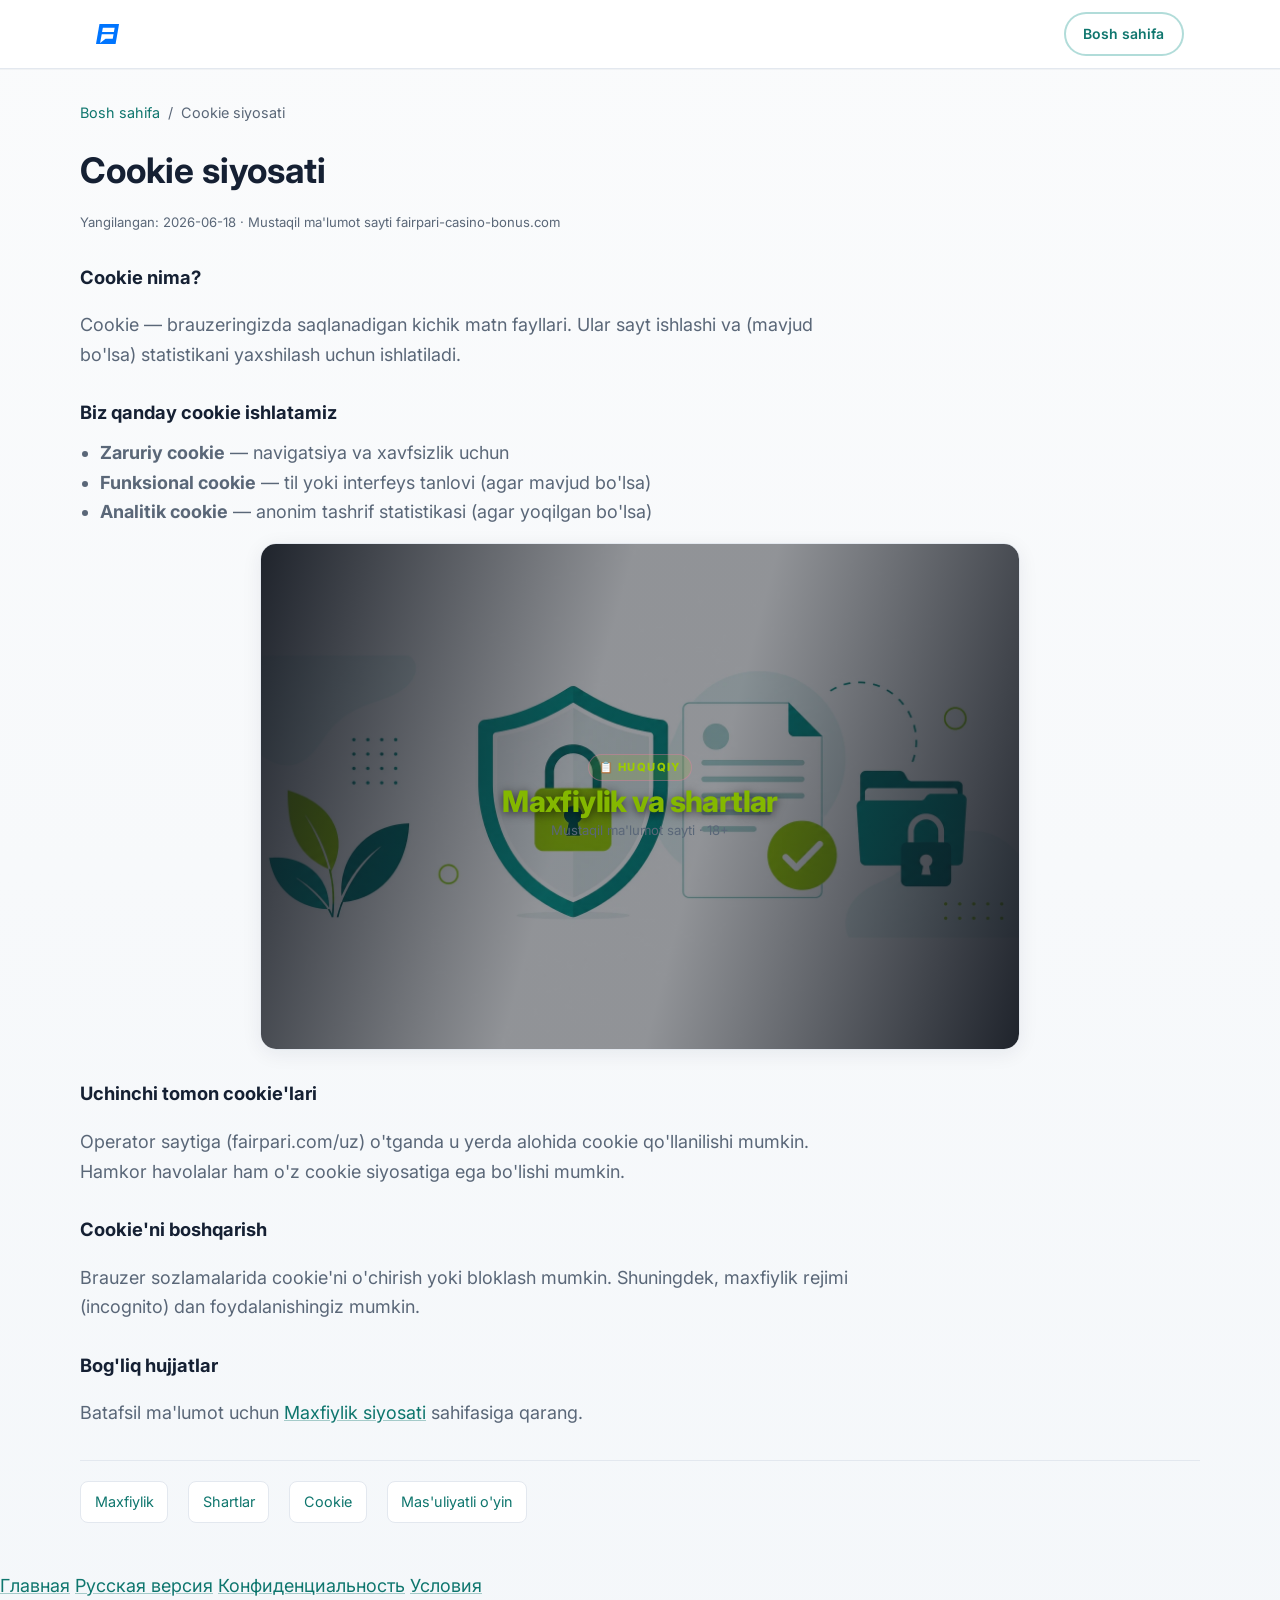
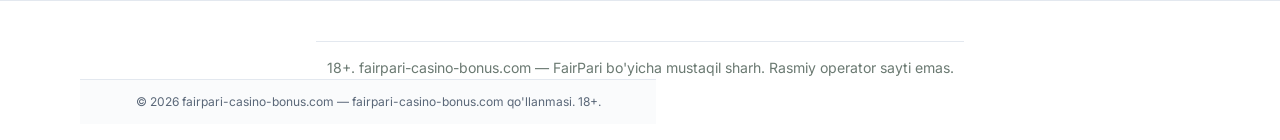
<file: cookie-siyosati.html>
<!DOCTYPE html>
<html data-template="v2" lang="uz-UZ">
  <head>
    <meta charset="utf-8" />
    <meta name="viewport" content="width=device-width, initial-scale=1" />
    <meta name="robots" content="index, follow" />
    <meta name="theme-color" content="#ffffff" />
    <title>Cookie siyosati</title>
    <meta name="description" content="fairpari-casino-bonus.com cookie siyosati: qanday cookie ishlatiladi, qanday boshqarish mumkin va uchinchi tomon cookie&#x27;lari haqida." />
    <meta name="keywords" content="fairpari cookie, fairpari-casino-bonus.com cookies, fairpari uz cookie siyosati" />
    <link rel="icon" href="/assets/favicon.svg" type="image/svg+xml" />
    <link rel="icon" href="/assets/favicon.ico" sizes="any" />
    <link rel="apple-touch-icon" href="/assets/apple-touch-icon.png" />
    <link rel="stylesheet" href="/css/style.css?v=20260618v2" />
    <link rel="stylesheet" href="/css/fairpari-light-theme.css?v=20260618v2" />
    <link rel="stylesheet" href="/css/fairpari-v2.css?v=20260618v2" />
    <link rel="canonical" href="https://fairpari-casino-bonus.com/cookie-siyosati" />



    <link rel="alternate" hreflang="uz-UZ" href="https://fairpari-casino-bonus.com/cookie-siyosati" />
    <link rel="alternate" hreflang="ru-UZ" href="https://fairpari-casino-bonus.com/ru/politika-cookie" />
    <link rel="alternate" hreflang="x-default" href="https://fairpari-casino-bonus.com/cookie-siyosati" />
<script type="application/ld+json">
{
  "@context": "https://schema.org",
  "@graph": [
    {
      "@type": "WebSite",
      "@id": "https://fairpari-casino-bonus.com/#website",
      "url": "https://fairpari-casino-bonus.com/",
      "name": "FairPari UZ",
      "inLanguage": "uz-UZ"
    },
    {
      "@type": "BreadcrumbList",
      "@id": "https://fairpari-casino-bonus.com/cookie-siyosati#breadcrumb",
      "itemListElement": [
        {
          "@type": "ListItem",
          "position": 1,
          "name": "Bosh sahifa",
          "item": "https://fairpari-casino-bonus.com/"
        },
        {
          "@type": "ListItem",
          "position": 2,
          "name": "Cookie siyosati",
          "item": "https://fairpari-casino-bonus.com/cookie-siyosati"
        }
      ]
    },
    {
      "@type": "WebPage",
      "@id": "https://fairpari-casino-bonus.com/cookie-siyosati",
      "url": "https://fairpari-casino-bonus.com/cookie-siyosati",
      "name": "Cookie siyosati — FairPari UZ | fairpari-casino-bonus.com",
      "description": "fairpari-casino-bonus.com cookie siyosati: qanday cookie ishlatiladi, qanday boshqarish mumkin va uchinchi tomon cookie'lari haqida.",
      "inLanguage": "uz-UZ",
      "isPartOf": {
        "@id": "https://fairpari-casino-bonus.com/#website"
      },
      "breadcrumb": {
        "@id": "https://fairpari-casino-bonus.com/cookie-siyosati#breadcrumb"
      },
      "dateModified": "2026-06-18"
    }
  ]
}
</script>
  </head>
  <body class="site-fairpari-light">
    <a class="skip-link" href="#main">Asosiy kontentga o'tish</a>
    <header class="site-header">
      <div class="site-header__inner">
        <a class="brand" href="/">
          <img class="brand__logo-img" src="/assets/logo-fairpari.svg" alt="FairPari UZ logotipi" width="132" height="20" loading="eager" />
          <span class="brand__name visually-hidden">FairPari UZ</span>
        </a>
        <div class="header-actions">
          <a class="btn btn--ghost" href="/">Bosh sahifa</a>
        </div>
      </div>
    </header>
    <main id="main" class="legal-doc">
      <div class="container">
        <nav class="breadcrumbs" aria-label="Breadcrumb">
          <a href="/">Bosh sahifa</a>
          <span aria-hidden="true">/</span>
          <span>Cookie siyosati</span>
        </nav>
        <article>
          <h1>Cookie siyosati</h1>
          <p class="legal-doc__updated">Yangilangan: 2026-06-18 · Mustaqil ma'lumot sayti fairpari-casino-bonus.com</p>
          <h2>Cookie nima?</h2>
<p>Cookie — brauzeringizda saqlanadigan kichik matn fayllari. Ular sayt ishlashi va (mavjud bo'lsa) statistikani yaxshilash uchun ishlatiladi.</p><h2>Biz qanday cookie ishlatamiz</h2>
<ul><li><strong>Zaruriy cookie</strong> — navigatsiya va xavfsizlik uchun</li><li><strong>Funksional cookie</strong> — til yoki interfeys tanlovi (agar mavjud bo'lsa)</li><li><strong>Analitik cookie</strong> — anonim tashrif statistikasi (agar yoqilgan bo'lsa)</li></ul>
<figure class="section-banner section-banner--inline section-banner--auto" data-auto-banner="legal">
  <img class="section-banner__bg" src="/assets/banners/legal-privacy.webp" alt="Maxfiylik siyosati va ma'lumotlar himoyasi banneri" width="760" height="152" loading="lazy" decoding="async" />
  <figcaption class="section-banner__caption">
    <span class="section-banner__tag">📋 Huquqiy</span>
    <strong class="section-banner__title">Maxfiylik va shartlar</strong>
    <span class="section-banner__sub">Mustaqil ma'lumot sayti · 18+</span>
  </figcaption>
</figure><h2>Uchinchi tomon cookie&#x27;lari</h2>
<p>Operator saytiga (fairpari.com/uz) o'tganda u yerda alohida cookie qo'llanilishi mumkin. Hamkor havolalar ham o'z cookie siyosatiga ega bo'lishi mumkin.</p><h2>Cookie&#x27;ni boshqarish</h2>
<p>Brauzer sozlamalarida cookie'ni o'chirish yoki bloklash mumkin. Shuningdek, maxfiylik rejimi (incognito) dan foydalanishingiz mumkin.</p><h2>Bog&#x27;liq hujjatlar</h2>
<p>Batafsil ma'lumot uchun <a href="/maxfiylik-siyosati">Maxfiylik siyosati</a> sahifasiga qarang.</p>
        </article>
        <nav class="legal-doc__nav">
          <a href="/maxfiylik-siyosati">Maxfiylik</a>
          <a href="/foydalanish-shartlari">Shartlar</a>
          <a href="/cookie-siyosati">Cookie</a>
          <a href="/masuliyatli-oyin">Mas'uliyatli o'yin</a>
        </nav>
      </div>
    </main>
    
        <nav class="footer-links footer-links--audit" aria-label="Разделы">
          <a href="/">Главная</a>
          <a href="/ru/">Русская версия</a>
          <a href="/maxfiylik-siyosati">Конфиденциальность</a>
          <a href="/foydalanish-shartlari">Условия</a>
        </nav>
    <footer class="site-footer">
      <div class="container">
        <p class="footer-disclaimer">18+. fairpari-casino-bonus.com — FairPari bo'yicha mustaqil sharh. Rasmiy operator sayti emas.</p>
        <p class="site-copyright">© 2026 fairpari-casino-bonus.com — fairpari-casino-bonus.com qo'llanmasi. 18+.</p>
      </div>
    </footer>
    <script src="/js/partner.js?v=20260618v3"></script>
<script src="/js/main.js"></script>
  </body>
</html>
</file>
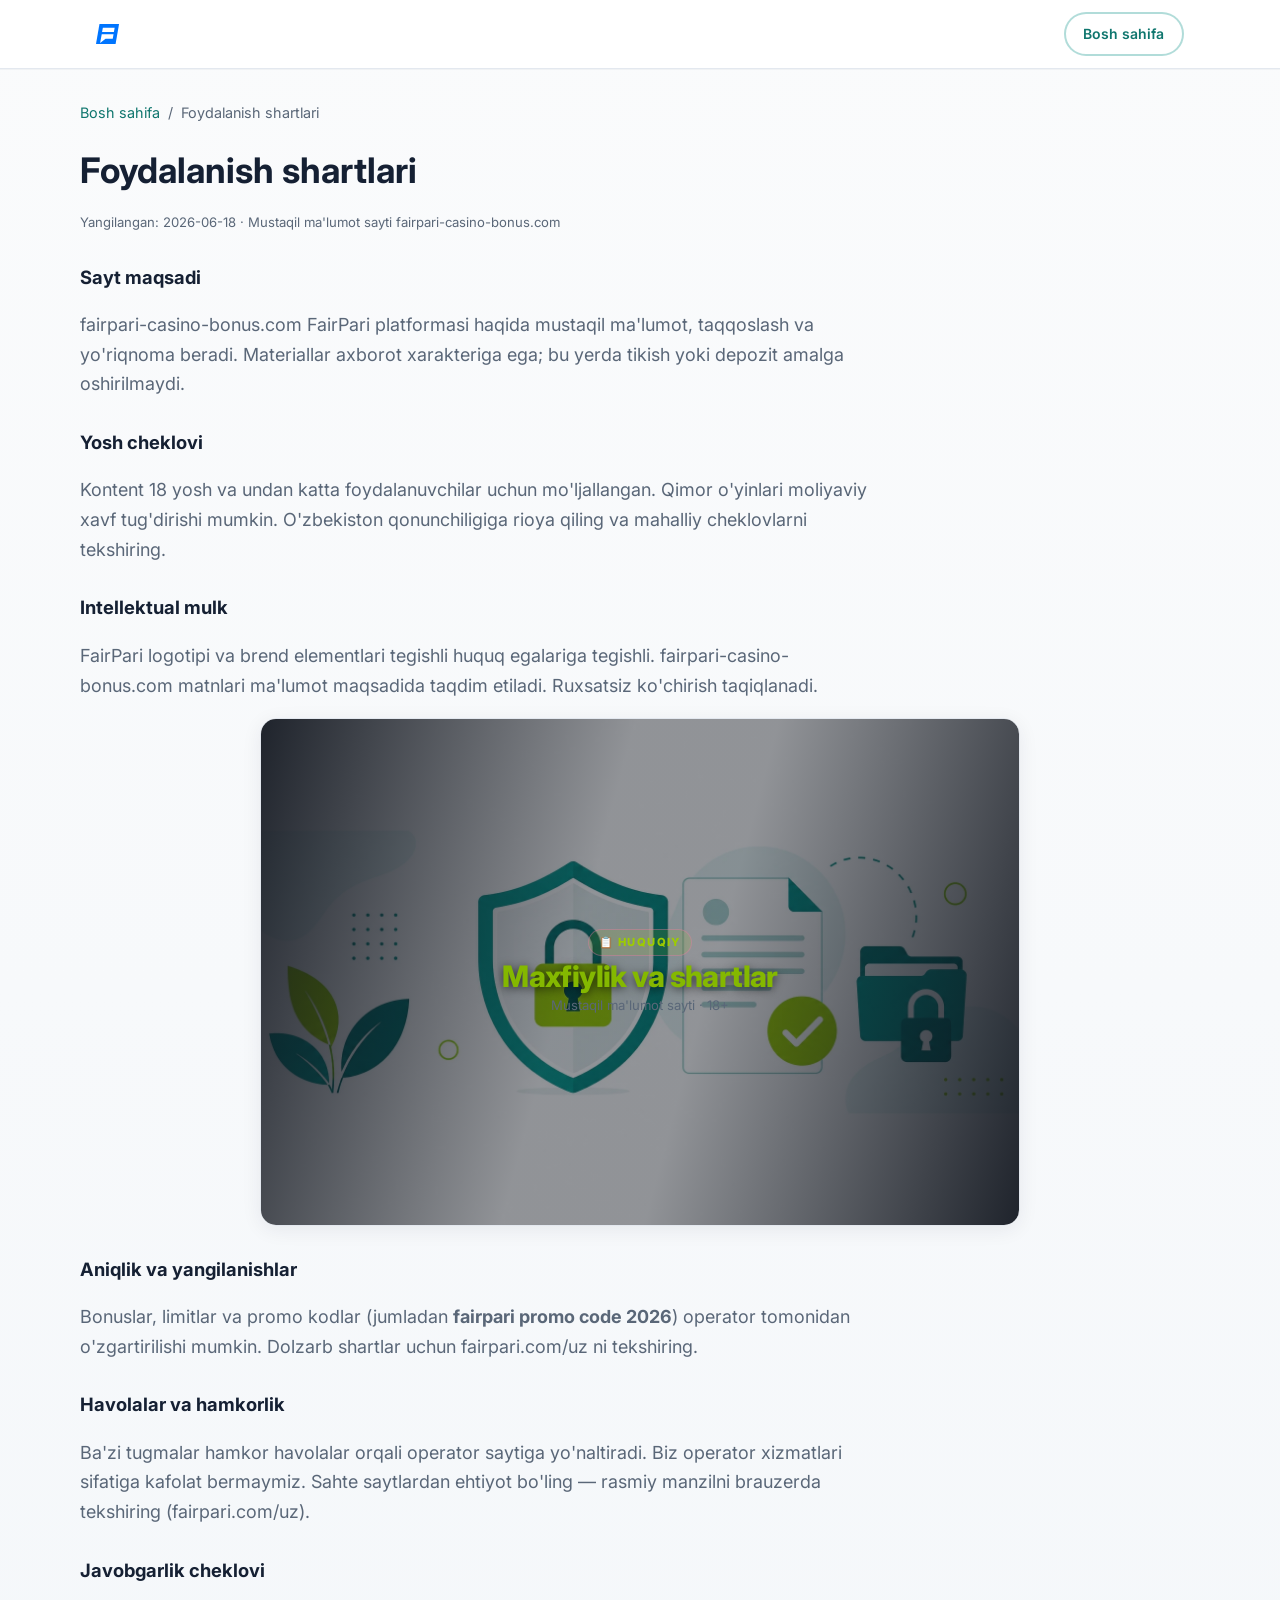
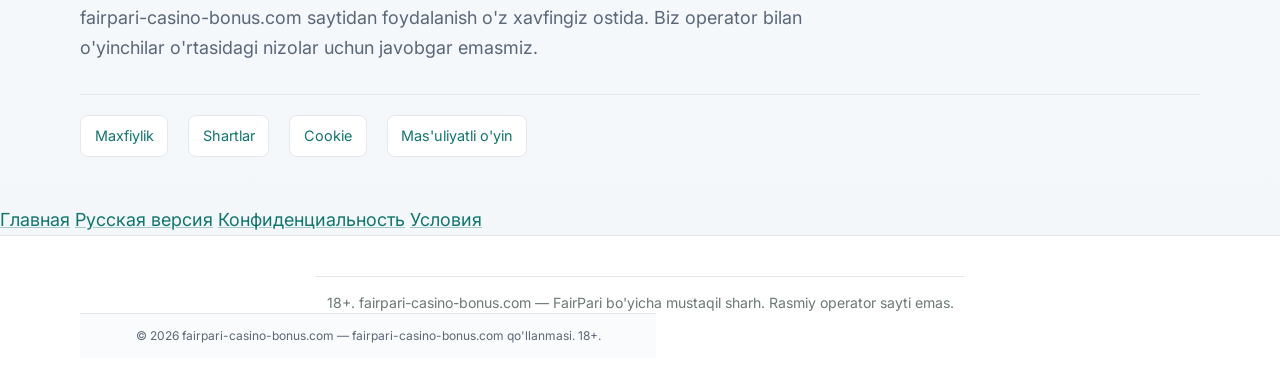
<file: foydalanish-shartlari.html>
<!DOCTYPE html>
<html data-template="v2" lang="uz-UZ">
  <head>
    <meta charset="utf-8" />
    <meta name="viewport" content="width=device-width, initial-scale=1" />
    <meta name="robots" content="index, follow" />
    <meta name="theme-color" content="#ffffff" />
    <title>Foydalanish shartlari</title>
    <meta name="description" content="fairpari-casino-bonus.com foydalanish shartlari: mustaqil sharh sayti, 18+ cheklov, javobgarlikdan voz kechish, intellektual mulk va havolalar siyosati." />
    <meta name="keywords" content="fairpari shartlari, fairpari-casino-bonus.com terms, fairpari uz qoidalari" />
    <link rel="icon" href="/assets/favicon.svg" type="image/svg+xml" />
    <link rel="icon" href="/assets/favicon.ico" sizes="any" />
    <link rel="apple-touch-icon" href="/assets/apple-touch-icon.png" />
    <link rel="stylesheet" href="/css/style.css?v=20260618v2" />
    <link rel="stylesheet" href="/css/fairpari-light-theme.css?v=20260618v2" />
    <link rel="stylesheet" href="/css/fairpari-v2.css?v=20260618v2" />
    <link rel="canonical" href="https://fairpari-casino-bonus.com/foydalanish-shartlari" />



    <link rel="alternate" hreflang="uz-UZ" href="https://fairpari-casino-bonus.com/foydalanish-shartlari" />
    <link rel="alternate" hreflang="ru-UZ" href="https://fairpari-casino-bonus.com/ru/usloviya-ispolzovaniya" />
    <link rel="alternate" hreflang="x-default" href="https://fairpari-casino-bonus.com/foydalanish-shartlari" />
<script type="application/ld+json">
{
  "@context": "https://schema.org",
  "@graph": [
    {
      "@type": "WebSite",
      "@id": "https://fairpari-casino-bonus.com/#website",
      "url": "https://fairpari-casino-bonus.com/",
      "name": "FairPari UZ",
      "inLanguage": "uz-UZ"
    },
    {
      "@type": "BreadcrumbList",
      "@id": "https://fairpari-casino-bonus.com/foydalanish-shartlari#breadcrumb",
      "itemListElement": [
        {
          "@type": "ListItem",
          "position": 1,
          "name": "Bosh sahifa",
          "item": "https://fairpari-casino-bonus.com/"
        },
        {
          "@type": "ListItem",
          "position": 2,
          "name": "Foydalanish shartlari",
          "item": "https://fairpari-casino-bonus.com/foydalanish-shartlari"
        }
      ]
    },
    {
      "@type": "WebPage",
      "@id": "https://fairpari-casino-bonus.com/foydalanish-shartlari",
      "url": "https://fairpari-casino-bonus.com/foydalanish-shartlari",
      "name": "Foydalanish shartlari — FairPari UZ | fairpari-casino-bonus.com",
      "description": "fairpari-casino-bonus.com foydalanish shartlari: mustaqil sharh sayti, 18+ cheklov, javobgarlikdan voz kechish, intellektual mulk va havolalar siyosati.",
      "inLanguage": "uz-UZ",
      "isPartOf": {
        "@id": "https://fairpari-casino-bonus.com/#website"
      },
      "breadcrumb": {
        "@id": "https://fairpari-casino-bonus.com/foydalanish-shartlari#breadcrumb"
      },
      "dateModified": "2026-06-18"
    }
  ]
}
</script>
  </head>
  <body class="site-fairpari-light">
    <a class="skip-link" href="#main">Asosiy kontentga o'tish</a>
    <header class="site-header">
      <div class="site-header__inner">
        <a class="brand" href="/">
          <img class="brand__logo-img" src="/assets/logo-fairpari.svg" alt="FairPari UZ logotipi" width="132" height="20" loading="eager" />
          <span class="brand__name visually-hidden">FairPari UZ</span>
        </a>
        <div class="header-actions">
          <a class="btn btn--ghost" href="/">Bosh sahifa</a>
        </div>
      </div>
    </header>
    <main id="main" class="legal-doc">
      <div class="container">
        <nav class="breadcrumbs" aria-label="Breadcrumb">
          <a href="/">Bosh sahifa</a>
          <span aria-hidden="true">/</span>
          <span>Foydalanish shartlari</span>
        </nav>
        <article>
          <h1>Foydalanish shartlari</h1>
          <p class="legal-doc__updated">Yangilangan: 2026-06-18 · Mustaqil ma'lumot sayti fairpari-casino-bonus.com</p>
          <h2>Sayt maqsadi</h2>
<p>fairpari-casino-bonus.com FairPari platformasi haqida mustaqil ma'lumot, taqqoslash va yo'riqnoma beradi. Materiallar axborot xarakteriga ega; bu yerda tikish yoki depozit amalga oshirilmaydi.</p><h2>Yosh cheklovi</h2>
<p>Kontent 18 yosh va undan katta foydalanuvchilar uchun mo'ljallangan. Qimor o'yinlari moliyaviy xavf tug'dirishi mumkin. O'zbekiston qonunchiligiga rioya qiling va mahalliy cheklovlarni tekshiring.</p><h2>Intellektual mulk</h2>
<p>FairPari logotipi va brend elementlari tegishli huquq egalariga tegishli. fairpari-casino-bonus.com matnlari ma'lumot maqsadida taqdim etiladi. Ruxsatsiz ko'chirish taqiqlanadi.</p>
<figure class="section-banner section-banner--inline section-banner--auto" data-auto-banner="legal">
  <img class="section-banner__bg" src="/assets/banners/legal-privacy.webp" alt="Maxfiylik siyosati va ma'lumotlar himoyasi banneri" width="760" height="152" loading="lazy" decoding="async" />
  <figcaption class="section-banner__caption">
    <span class="section-banner__tag">📋 Huquqiy</span>
    <strong class="section-banner__title">Maxfiylik va shartlar</strong>
    <span class="section-banner__sub">Mustaqil ma'lumot sayti · 18+</span>
  </figcaption>
</figure><h2>Aniqlik va yangilanishlar</h2>
<p>Bonuslar, limitlar va promo kodlar (jumladan <strong>fairpari promo code 2026</strong>) operator tomonidan o'zgartirilishi mumkin. Dolzarb shartlar uchun fairpari.com/uz ni tekshiring.</p><h2>Havolalar va hamkorlik</h2>
<p>Ba'zi tugmalar hamkor havolalar orqali operator saytiga yo'naltiradi. Biz operator xizmatlari sifatiga kafolat bermaymiz. Sahte saytlardan ehtiyot bo'ling — rasmiy manzilni brauzerda tekshiring (fairpari.com/uz).</p><h2>Javobgarlik cheklovi</h2>
<p>fairpari-casino-bonus.com saytidan foydalanish o'z xavfingiz ostida. Biz operator bilan o'yinchilar o'rtasidagi nizolar uchun javobgar emasmiz.</p>
        </article>
        <nav class="legal-doc__nav">
          <a href="/maxfiylik-siyosati">Maxfiylik</a>
          <a href="/foydalanish-shartlari">Shartlar</a>
          <a href="/cookie-siyosati">Cookie</a>
          <a href="/masuliyatli-oyin">Mas'uliyatli o'yin</a>
        </nav>
      </div>
    </main>
    
        <nav class="footer-links footer-links--audit" aria-label="Разделы">
          <a href="/">Главная</a>
          <a href="/ru/">Русская версия</a>
          <a href="/maxfiylik-siyosati">Конфиденциальность</a>
          <a href="/foydalanish-shartlari">Условия</a>
        </nav>
    <footer class="site-footer">
      <div class="container">
        <p class="footer-disclaimer">18+. fairpari-casino-bonus.com — FairPari bo'yicha mustaqil sharh. Rasmiy operator sayti emas.</p>
        <p class="site-copyright">© 2026 fairpari-casino-bonus.com — fairpari-casino-bonus.com qo'llanmasi. 18+.</p>
      </div>
    </footer>
    <script src="/js/partner.js?v=20260618v3"></script>
<script src="/js/main.js"></script>
  </body>
</html>
</file>
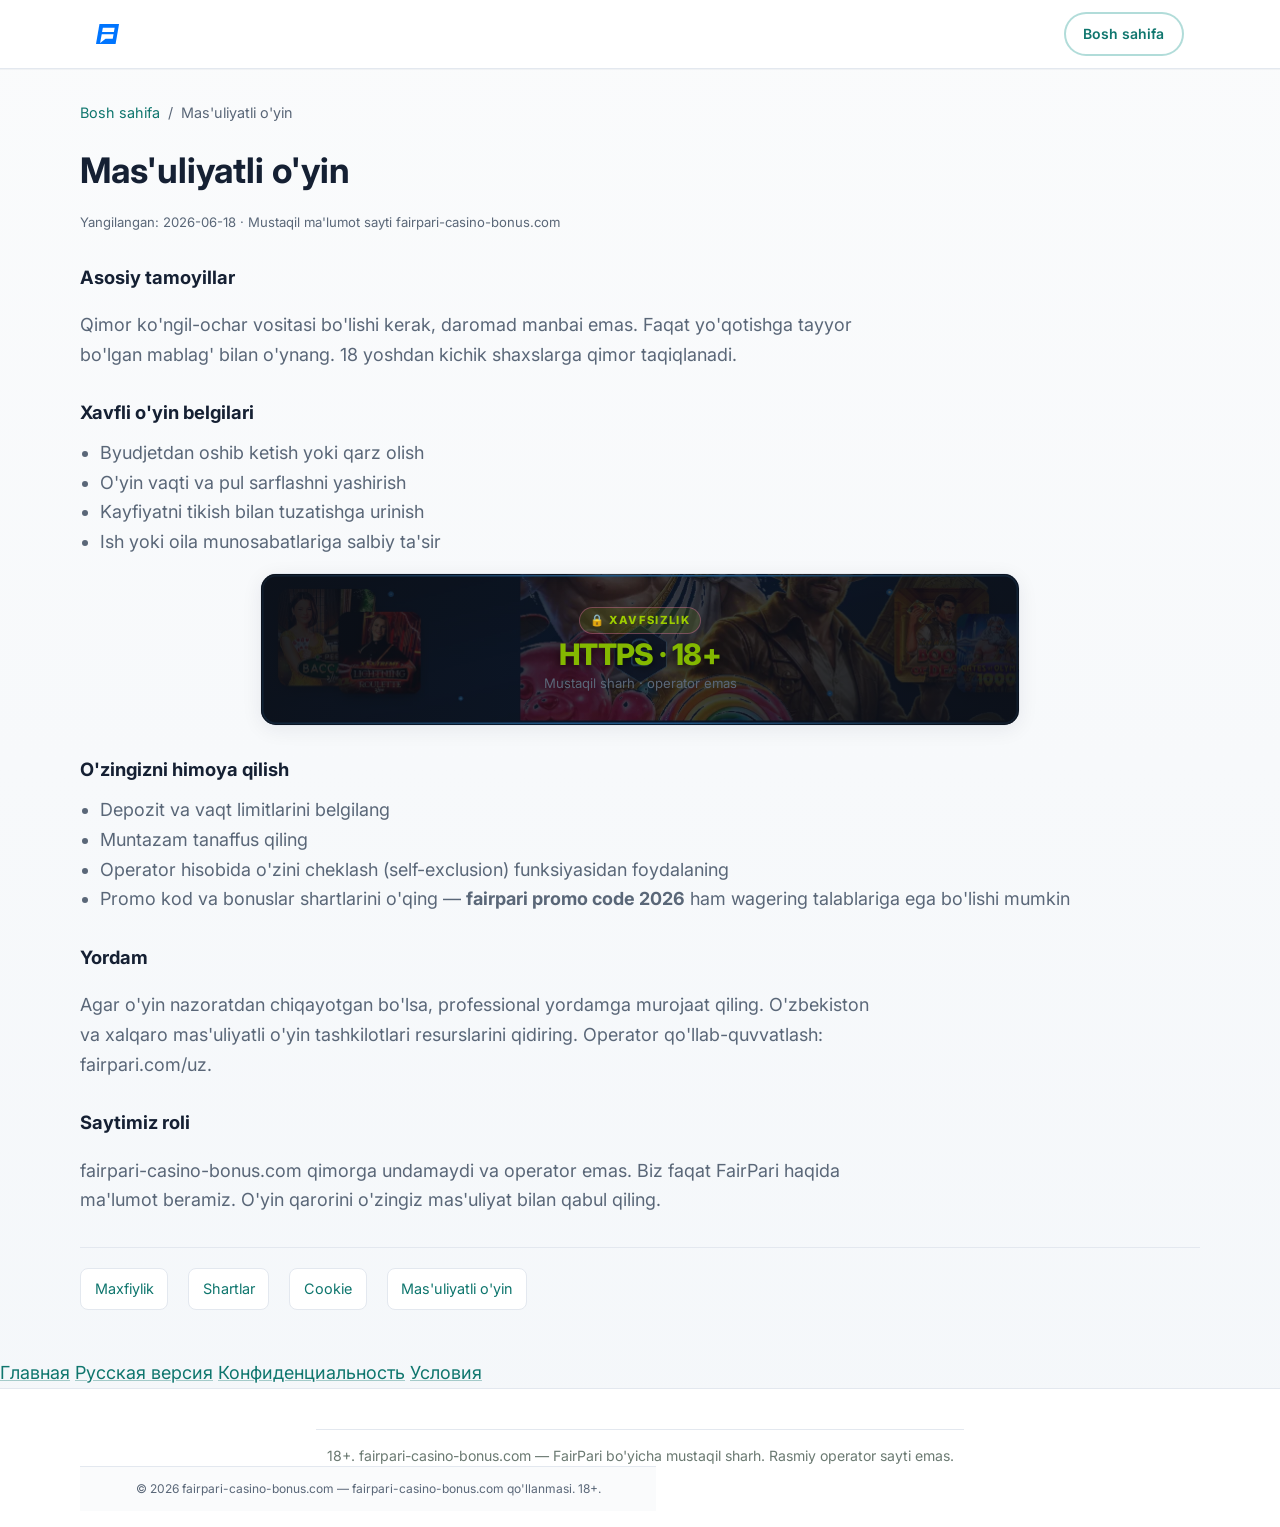
<file: masuliyatli-oyin.html>
<!DOCTYPE html>
<html data-template="v2" lang="uz-UZ">
  <head>
    <meta charset="utf-8" />
    <meta name="viewport" content="width=device-width, initial-scale=1" />
    <meta name="robots" content="index, follow" />
    <meta name="theme-color" content="#ffffff" />
    <title>Mas'uliyatli o'yin</title>
    <meta name="description" content="Mas&#x27;uliyatli o&#x27;yin bo&#x27;yicha qo&#x27;llanma: 18+, byudjet, o&#x27;zini cheklash, yordam liniyalari va xavfli o&#x27;yin belgilari. fairpari-casino-bonus.com mustaqil sharh." />
    <meta name="keywords" content="fairpari mas&#x27;uliyatli o&#x27;yin, responsible gambling, fairpari 18+, qimor yordam" />
    <link rel="icon" href="/assets/favicon.svg" type="image/svg+xml" />
    <link rel="icon" href="/assets/favicon.ico" sizes="any" />
    <link rel="apple-touch-icon" href="/assets/apple-touch-icon.png" />
    <link rel="stylesheet" href="/css/style.css?v=20260618v2" />
    <link rel="stylesheet" href="/css/fairpari-light-theme.css?v=20260618v2" />
    <link rel="stylesheet" href="/css/fairpari-v2.css?v=20260618v2" />
    <link rel="canonical" href="https://fairpari-casino-bonus.com/masuliyatli-oyin" />



    <link rel="alternate" hreflang="uz-UZ" href="https://fairpari-casino-bonus.com/masuliyatli-oyin" />
    <link rel="alternate" hreflang="ru-UZ" href="https://fairpari-casino-bonus.com/ru/otvetstvennaya-igra" />
    <link rel="alternate" hreflang="x-default" href="https://fairpari-casino-bonus.com/masuliyatli-oyin" />
<script type="application/ld+json">
{
  "@context": "https://schema.org",
  "@graph": [
    {
      "@type": "WebSite",
      "@id": "https://fairpari-casino-bonus.com/#website",
      "url": "https://fairpari-casino-bonus.com/",
      "name": "FairPari UZ",
      "inLanguage": "uz-UZ"
    },
    {
      "@type": "BreadcrumbList",
      "@id": "https://fairpari-casino-bonus.com/masuliyatli-oyin#breadcrumb",
      "itemListElement": [
        {
          "@type": "ListItem",
          "position": 1,
          "name": "Bosh sahifa",
          "item": "https://fairpari-casino-bonus.com/"
        },
        {
          "@type": "ListItem",
          "position": 2,
          "name": "Mas'uliyatli o'yin",
          "item": "https://fairpari-casino-bonus.com/masuliyatli-oyin"
        }
      ]
    },
    {
      "@type": "WebPage",
      "@id": "https://fairpari-casino-bonus.com/masuliyatli-oyin",
      "url": "https://fairpari-casino-bonus.com/masuliyatli-oyin",
      "name": "Mas'uliyatli o'yin — FairPari UZ | fairpari-casino-bonus.com",
      "description": "Mas'uliyatli o'yin bo'yicha qo'llanma: 18+, byudjet, o'zini cheklash, yordam liniyalari va xavfli o'yin belgilari. fairpari-casino-bonus.com mustaqil sharh.",
      "inLanguage": "uz-UZ",
      "isPartOf": {
        "@id": "https://fairpari-casino-bonus.com/#website"
      },
      "breadcrumb": {
        "@id": "https://fairpari-casino-bonus.com/masuliyatli-oyin#breadcrumb"
      },
      "dateModified": "2026-06-18"
    }
  ]
}
</script>
  </head>
  <body class="site-fairpari-light">
    <a class="skip-link" href="#main">Asosiy kontentga o'tish</a>
    <header class="site-header">
      <div class="site-header__inner">
        <a class="brand" href="/">
          <img class="brand__logo-img" src="/assets/logo-fairpari.svg" alt="FairPari UZ logotipi" width="132" height="20" loading="eager" />
          <span class="brand__name visually-hidden">FairPari UZ</span>
        </a>
        <div class="header-actions">
          <a class="btn btn--ghost" href="/">Bosh sahifa</a>
        </div>
      </div>
    </header>
    <main id="main" class="legal-doc">
      <div class="container">
        <nav class="breadcrumbs" aria-label="Breadcrumb">
          <a href="/">Bosh sahifa</a>
          <span aria-hidden="true">/</span>
          <span>Mas&#x27;uliyatli o&#x27;yin</span>
        </nav>
        <article>
          <h1>Mas&#x27;uliyatli o&#x27;yin</h1>
          <p class="legal-doc__updated">Yangilangan: 2026-06-18 · Mustaqil ma'lumot sayti fairpari-casino-bonus.com</p>
          <h2>Asosiy tamoyillar</h2>
<p>Qimor ko'ngil-ochar vositasi bo'lishi kerak, daromad manbai emas. Faqat yo'qotishga tayyor bo'lgan mablag' bilan o'ynang. 18 yoshdan kichik shaxslarga qimor taqiqlanadi.</p><h2>Xavfli o&#x27;yin belgilari</h2>
<ul><li>Byudjetdan oshib ketish yoki qarz olish</li><li>O'yin vaqti va pul sarflashni yashirish</li><li>Kayfiyatni tikish bilan tuzatishga urinish</li><li>Ish yoki oila munosabatlariga salbiy ta'sir</li></ul>
<figure class="section-banner section-banner--inline section-banner--auto" data-auto-banner="security">
  <img class="section-banner__bg" src="/assets/banners/security.webp" alt="Onlayn kazino xavfsizligi va mas'uliyatli o'yin banneri" width="760" height="152" loading="lazy" decoding="async" />
  <figcaption class="section-banner__caption">
    <span class="section-banner__tag">🔒 Xavfsizlik</span>
    <strong class="section-banner__title">HTTPS · 18+</strong>
    <span class="section-banner__sub">Mustaqil sharh · operator emas</span>
  </figcaption>
</figure><h2>O&#x27;zingizni himoya qilish</h2>
<ul><li>Depozit va vaqt limitlarini belgilang</li><li>Muntazam tanaffus qiling</li><li>Operator hisobida o'zini cheklash (self-exclusion) funksiyasidan foydalaning</li><li>Promo kod va bonuslar shartlarini o'qing — <strong>fairpari promo code 2026</strong> ham wagering talablariga ega bo'lishi mumkin</li></ul><h2>Yordam</h2>
<p>Agar o'yin nazoratdan chiqayotgan bo'lsa, professional yordamga murojaat qiling. O'zbekiston va xalqaro mas'uliyatli o'yin tashkilotlari resurslarini qidiring. Operator qo'llab-quvvatlash: fairpari.com/uz.</p><h2>Saytimiz roli</h2>
<p>fairpari-casino-bonus.com qimorga undamaydi va operator emas. Biz faqat FairPari haqida ma'lumot beramiz. O'yin qarorini o'zingiz mas'uliyat bilan qabul qiling.</p>
        </article>
        <nav class="legal-doc__nav">
          <a href="/maxfiylik-siyosati">Maxfiylik</a>
          <a href="/foydalanish-shartlari">Shartlar</a>
          <a href="/cookie-siyosati">Cookie</a>
          <a href="/masuliyatli-oyin">Mas'uliyatli o'yin</a>
        </nav>
      </div>
    </main>
    
        <nav class="footer-links footer-links--audit" aria-label="Разделы">
          <a href="/">Главная</a>
          <a href="/ru/">Русская версия</a>
          <a href="/maxfiylik-siyosati">Конфиденциальность</a>
          <a href="/foydalanish-shartlari">Условия</a>
        </nav>
    <footer class="site-footer">
      <div class="container">
        <p class="footer-disclaimer">18+. fairpari-casino-bonus.com — FairPari bo'yicha mustaqil sharh. Rasmiy operator sayti emas.</p>
        <p class="site-copyright">© 2026 fairpari-casino-bonus.com — fairpari-casino-bonus.com qo'llanmasi. 18+.</p>
      </div>
    </footer>
    <script src="/js/partner.js?v=20260618v3"></script>
<script src="/js/main.js"></script>
  </body>
</html>
</file>
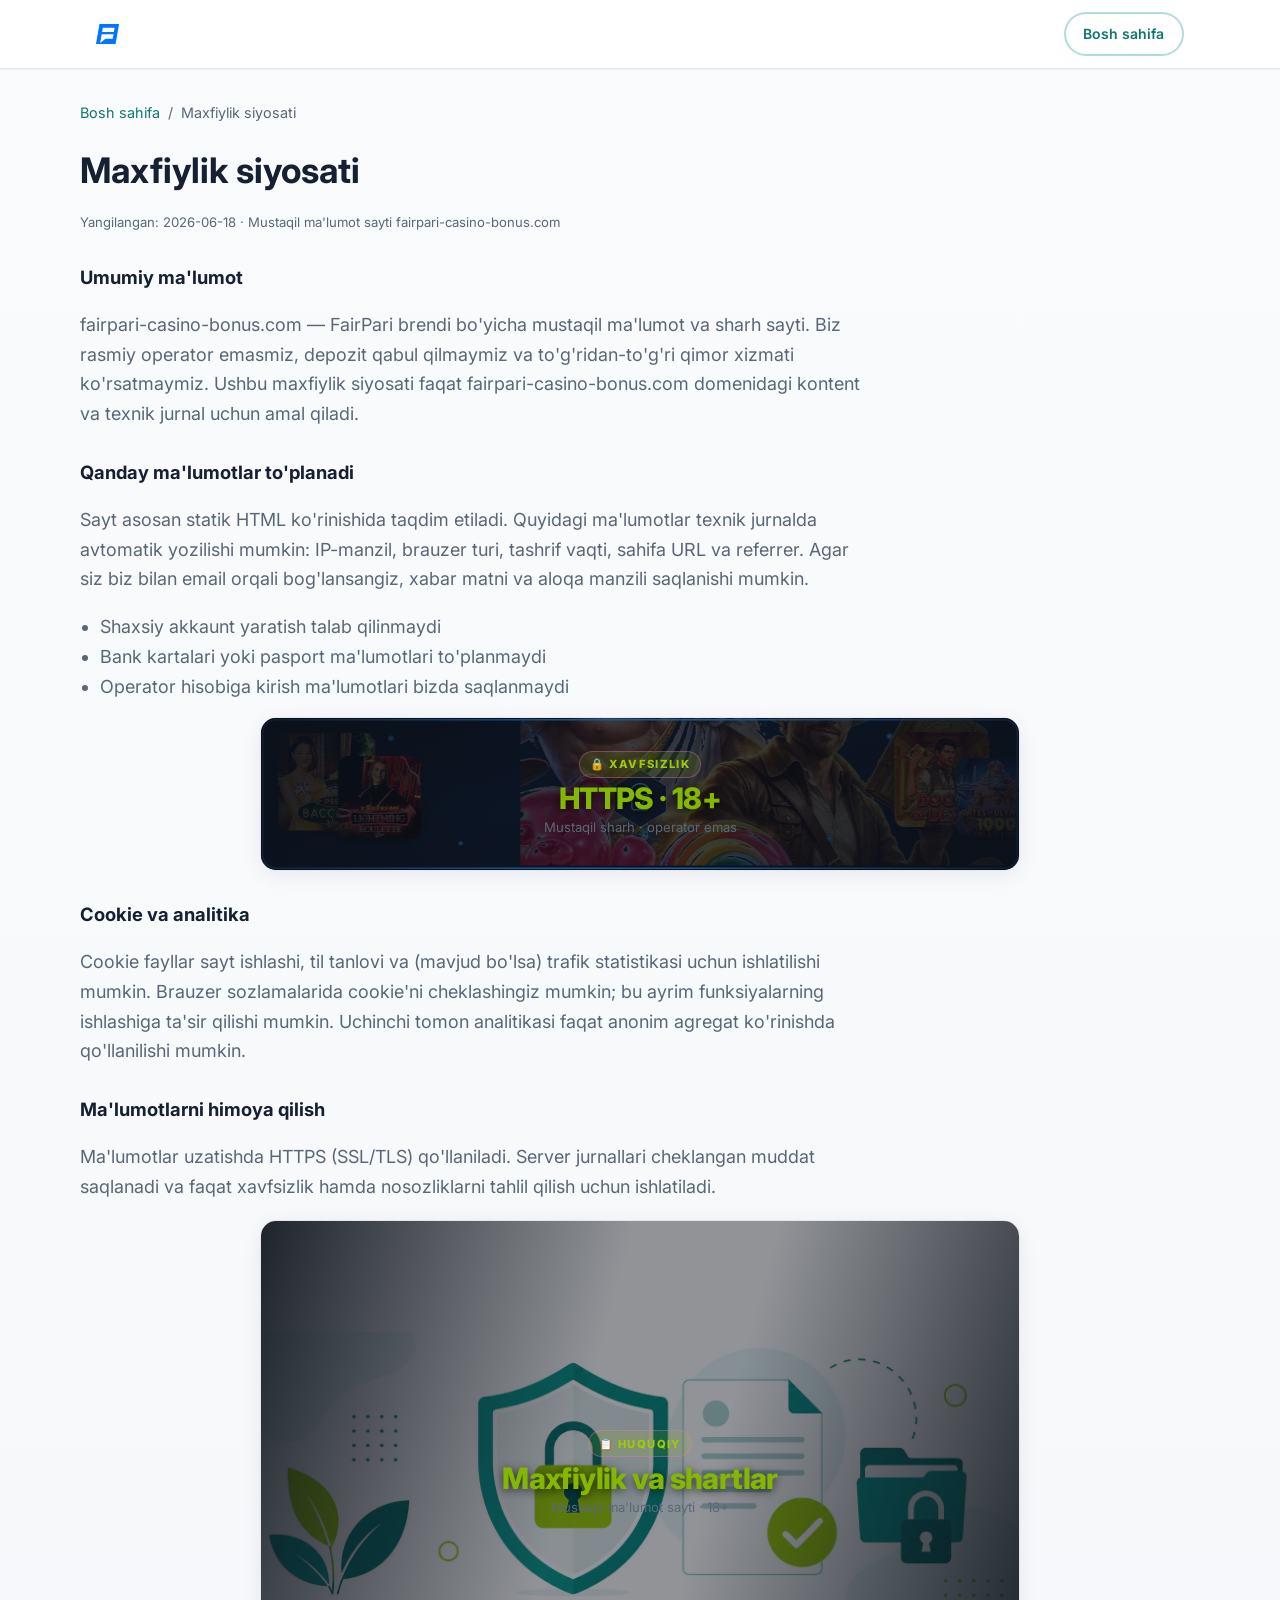
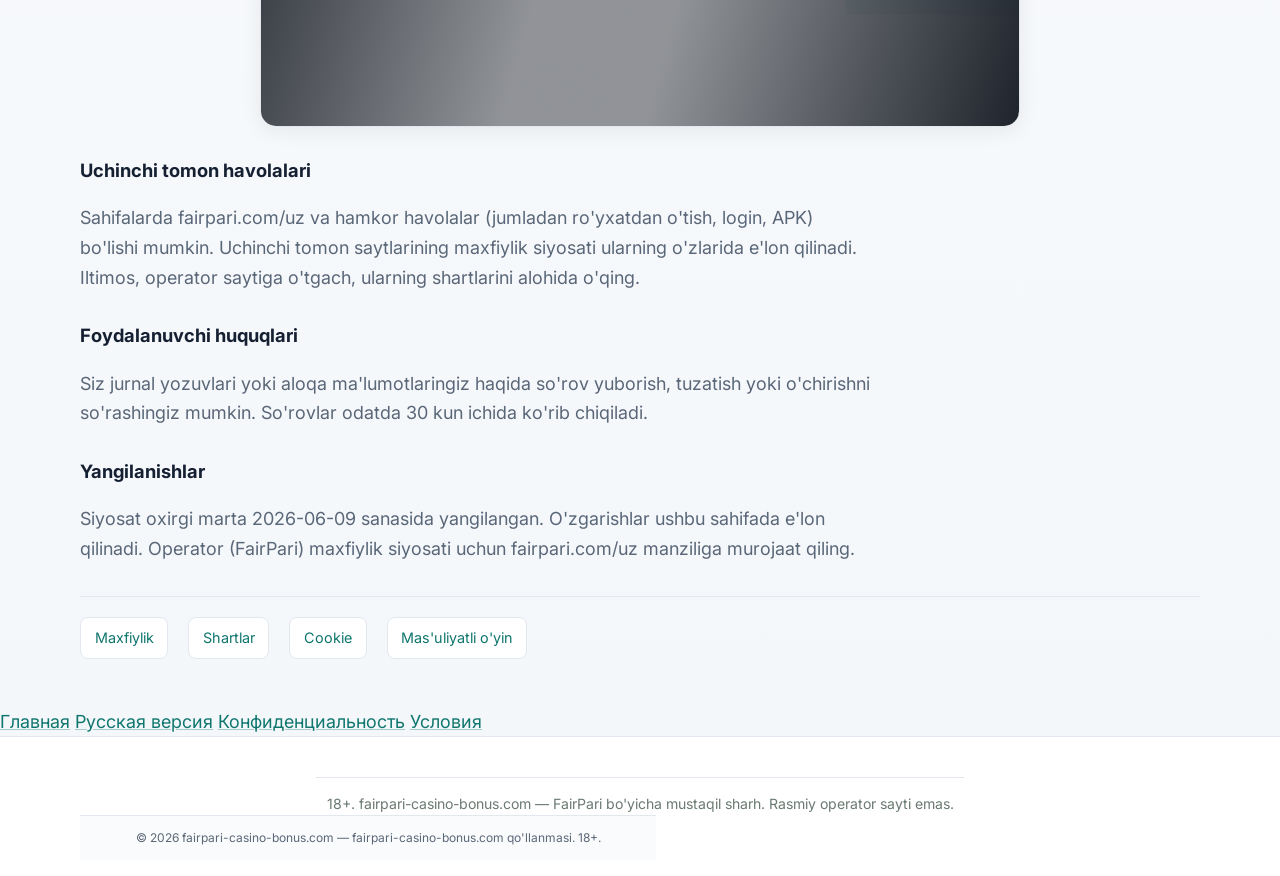
<file: maxfiylik-siyosati.html>
<!DOCTYPE html>
<html data-template="v2" lang="uz-UZ">
  <head>
    <meta charset="utf-8" />
    <meta name="viewport" content="width=device-width, initial-scale=1" />
    <meta name="robots" content="index, follow" />
    <meta name="theme-color" content="#ffffff" />
    <title>Maxfiylik siyosati</title>
    <meta name="description" content="fairpari-casino-bonus.com maxfiylik siyosati: qanday ma&#x27;lumotlar to&#x27;planadi, cookie, xavfsizlik va foydalanuvchi huquqlari. Mustaqil FairPari sharh sayti." />
    <meta name="keywords" content="fairpari maxfiylik, fairpari-casino-bonus.com privacy, fairpari uz ma&#x27;lumotlar himoyasi" />
    <link rel="icon" href="/assets/favicon.svg" type="image/svg+xml" />
    <link rel="icon" href="/assets/favicon.ico" sizes="any" />
    <link rel="apple-touch-icon" href="/assets/apple-touch-icon.png" />
    <link rel="stylesheet" href="/css/style.css?v=20260618v2" />
    <link rel="stylesheet" href="/css/fairpari-light-theme.css?v=20260618v2" />
    <link rel="stylesheet" href="/css/fairpari-v2.css?v=20260618v2" />
    <link rel="canonical" href="https://fairpari-casino-bonus.com/maxfiylik-siyosati" />



    <link rel="alternate" hreflang="uz-UZ" href="https://fairpari-casino-bonus.com/maxfiylik-siyosati" />
    <link rel="alternate" hreflang="ru-UZ" href="https://fairpari-casino-bonus.com/ru/politika-konfidentsialnosti" />
    <link rel="alternate" hreflang="x-default" href="https://fairpari-casino-bonus.com/maxfiylik-siyosati" />
<script type="application/ld+json">
{
  "@context": "https://schema.org",
  "@graph": [
    {
      "@type": "WebSite",
      "@id": "https://fairpari-casino-bonus.com/#website",
      "url": "https://fairpari-casino-bonus.com/",
      "name": "FairPari UZ",
      "inLanguage": "uz-UZ"
    },
    {
      "@type": "BreadcrumbList",
      "@id": "https://fairpari-casino-bonus.com/maxfiylik-siyosati#breadcrumb",
      "itemListElement": [
        {
          "@type": "ListItem",
          "position": 1,
          "name": "Bosh sahifa",
          "item": "https://fairpari-casino-bonus.com/"
        },
        {
          "@type": "ListItem",
          "position": 2,
          "name": "Maxfiylik siyosati",
          "item": "https://fairpari-casino-bonus.com/maxfiylik-siyosati"
        }
      ]
    },
    {
      "@type": "WebPage",
      "@id": "https://fairpari-casino-bonus.com/maxfiylik-siyosati",
      "url": "https://fairpari-casino-bonus.com/maxfiylik-siyosati",
      "name": "Maxfiylik siyosati — FairPari UZ | fairpari-casino-bonus.com",
      "description": "fairpari-casino-bonus.com maxfiylik siyosati: qanday ma'lumotlar to'planadi, cookie, xavfsizlik va foydalanuvchi huquqlari. Mustaqil FairPari sharh sayti.",
      "inLanguage": "uz-UZ",
      "isPartOf": {
        "@id": "https://fairpari-casino-bonus.com/#website"
      },
      "breadcrumb": {
        "@id": "https://fairpari-casino-bonus.com/maxfiylik-siyosati#breadcrumb"
      },
      "dateModified": "2026-06-18"
    }
  ]
}
</script>
  </head>
  <body class="site-fairpari-light">
    <a class="skip-link" href="#main">Asosiy kontentga o'tish</a>
    <header class="site-header">
      <div class="site-header__inner">
        <a class="brand" href="/">
          <img class="brand__logo-img" src="/assets/logo-fairpari.svg" alt="FairPari UZ logotipi" width="132" height="20" loading="eager" />
          <span class="brand__name visually-hidden">FairPari UZ</span>
        </a>
        <div class="header-actions">
          <a class="btn btn--ghost" href="/">Bosh sahifa</a>
        </div>
      </div>
    </header>
    <main id="main" class="legal-doc">
      <div class="container">
        <nav class="breadcrumbs" aria-label="Breadcrumb">
          <a href="/">Bosh sahifa</a>
          <span aria-hidden="true">/</span>
          <span>Maxfiylik siyosati</span>
        </nav>
        <article>
          <h1>Maxfiylik siyosati</h1>
          <p class="legal-doc__updated">Yangilangan: 2026-06-18 · Mustaqil ma'lumot sayti fairpari-casino-bonus.com</p>
          <h2>Umumiy ma&#x27;lumot</h2>
<p>fairpari-casino-bonus.com — FairPari brendi bo'yicha mustaqil ma'lumot va sharh sayti. Biz rasmiy operator emasmiz, depozit qabul qilmaymiz va to'g'ridan-to'g'ri qimor xizmati ko'rsatmaymiz. Ushbu maxfiylik siyosati faqat fairpari-casino-bonus.com domenidagi kontent va texnik jurnal uchun amal qiladi.</p><h2>Qanday ma&#x27;lumotlar to&#x27;planadi</h2>
<p>Sayt asosan statik HTML ko'rinishida taqdim etiladi. Quyidagi ma'lumotlar texnik jurnalda avtomatik yozilishi mumkin: IP-manzil, brauzer turi, tashrif vaqti, sahifa URL va referrer. Agar siz biz bilan email orqali bog'lansangiz, xabar matni va aloqa manzili saqlanishi mumkin.</p><ul><li>Shaxsiy akkaunt yaratish talab qilinmaydi</li><li>Bank kartalari yoki pasport ma'lumotlari to'planmaydi</li><li>Operator hisobiga kirish ma'lumotlari bizda saqlanmaydi</li></ul>
<figure class="section-banner section-banner--inline section-banner--auto" data-auto-banner="security">
  <img class="section-banner__bg" src="/assets/banners/security.webp" alt="Onlayn kazino xavfsizligi va mas'uliyatli o'yin banneri" width="760" height="152" loading="lazy" decoding="async" />
  <figcaption class="section-banner__caption">
    <span class="section-banner__tag">🔒 Xavfsizlik</span>
    <strong class="section-banner__title">HTTPS · 18+</strong>
    <span class="section-banner__sub">Mustaqil sharh · operator emas</span>
  </figcaption>
</figure><h2>Cookie va analitika</h2>
<p>Cookie fayllar sayt ishlashi, til tanlovi va (mavjud bo'lsa) trafik statistikasi uchun ishlatilishi mumkin. Brauzer sozlamalarida cookie'ni cheklashingiz mumkin; bu ayrim funksiyalarning ishlashiga ta'sir qilishi mumkin. Uchinchi tomon analitikasi faqat anonim agregat ko'rinishda qo'llanilishi mumkin.</p><h2>Ma&#x27;lumotlarni himoya qilish</h2>
<p>Ma'lumotlar uzatishda HTTPS (SSL/TLS) qo'llaniladi. Server jurnallari cheklangan muddat saqlanadi va faqat xavfsizlik hamda nosozliklarni tahlil qilish uchun ishlatiladi.</p>
<figure class="section-banner section-banner--inline section-banner--auto" data-auto-banner="legal">
  <img class="section-banner__bg" src="/assets/banners/legal-privacy.webp" alt="Maxfiylik siyosati va ma'lumotlar himoyasi banneri" width="760" height="152" loading="lazy" decoding="async" />
  <figcaption class="section-banner__caption">
    <span class="section-banner__tag">📋 Huquqiy</span>
    <strong class="section-banner__title">Maxfiylik va shartlar</strong>
    <span class="section-banner__sub">Mustaqil ma'lumot sayti · 18+</span>
  </figcaption>
</figure><h2>Uchinchi tomon havolalari</h2>
<p>Sahifalarda fairpari.com/uz va hamkor havolalar (jumladan ro'yxatdan o'tish, login, APK) bo'lishi mumkin. Uchinchi tomon saytlarining maxfiylik siyosati ularning o'zlarida e'lon qilinadi. Iltimos, operator saytiga o'tgach, ularning shartlarini alohida o'qing.</p><h2>Foydalanuvchi huquqlari</h2>
<p>Siz jurnal yozuvlari yoki aloqa ma'lumotlaringiz haqida so'rov yuborish, tuzatish yoki o'chirishni so'rashingiz mumkin. So'rovlar odatda 30 kun ichida ko'rib chiqiladi.</p><h2>Yangilanishlar</h2>
<p>Siyosat oxirgi marta 2026-06-09 sanasida yangilangan. O'zgarishlar ushbu sahifada e'lon qilinadi. Operator (FairPari) maxfiylik siyosati uchun fairpari.com/uz manziliga murojaat qiling.</p>
        </article>
        <nav class="legal-doc__nav">
          <a href="/maxfiylik-siyosati">Maxfiylik</a>
          <a href="/foydalanish-shartlari">Shartlar</a>
          <a href="/cookie-siyosati">Cookie</a>
          <a href="/masuliyatli-oyin">Mas'uliyatli o'yin</a>
        </nav>
      </div>
    </main>
    
        <nav class="footer-links footer-links--audit" aria-label="Разделы">
          <a href="/">Главная</a>
          <a href="/ru/">Русская версия</a>
          <a href="/maxfiylik-siyosati">Конфиденциальность</a>
          <a href="/foydalanish-shartlari">Условия</a>
        </nav>
    <footer class="site-footer">
      <div class="container">
        <p class="footer-disclaimer">18+. fairpari-casino-bonus.com — FairPari bo'yicha mustaqil sharh. Rasmiy operator sayti emas.</p>
        <p class="site-copyright">© 2026 fairpari-casino-bonus.com — fairpari-casino-bonus.com qo'llanmasi. 18+.</p>
      </div>
    </footer>
    <script src="/js/partner.js?v=20260618v3"></script>
<script src="/js/main.js"></script>
  </body>
</html>
</file>
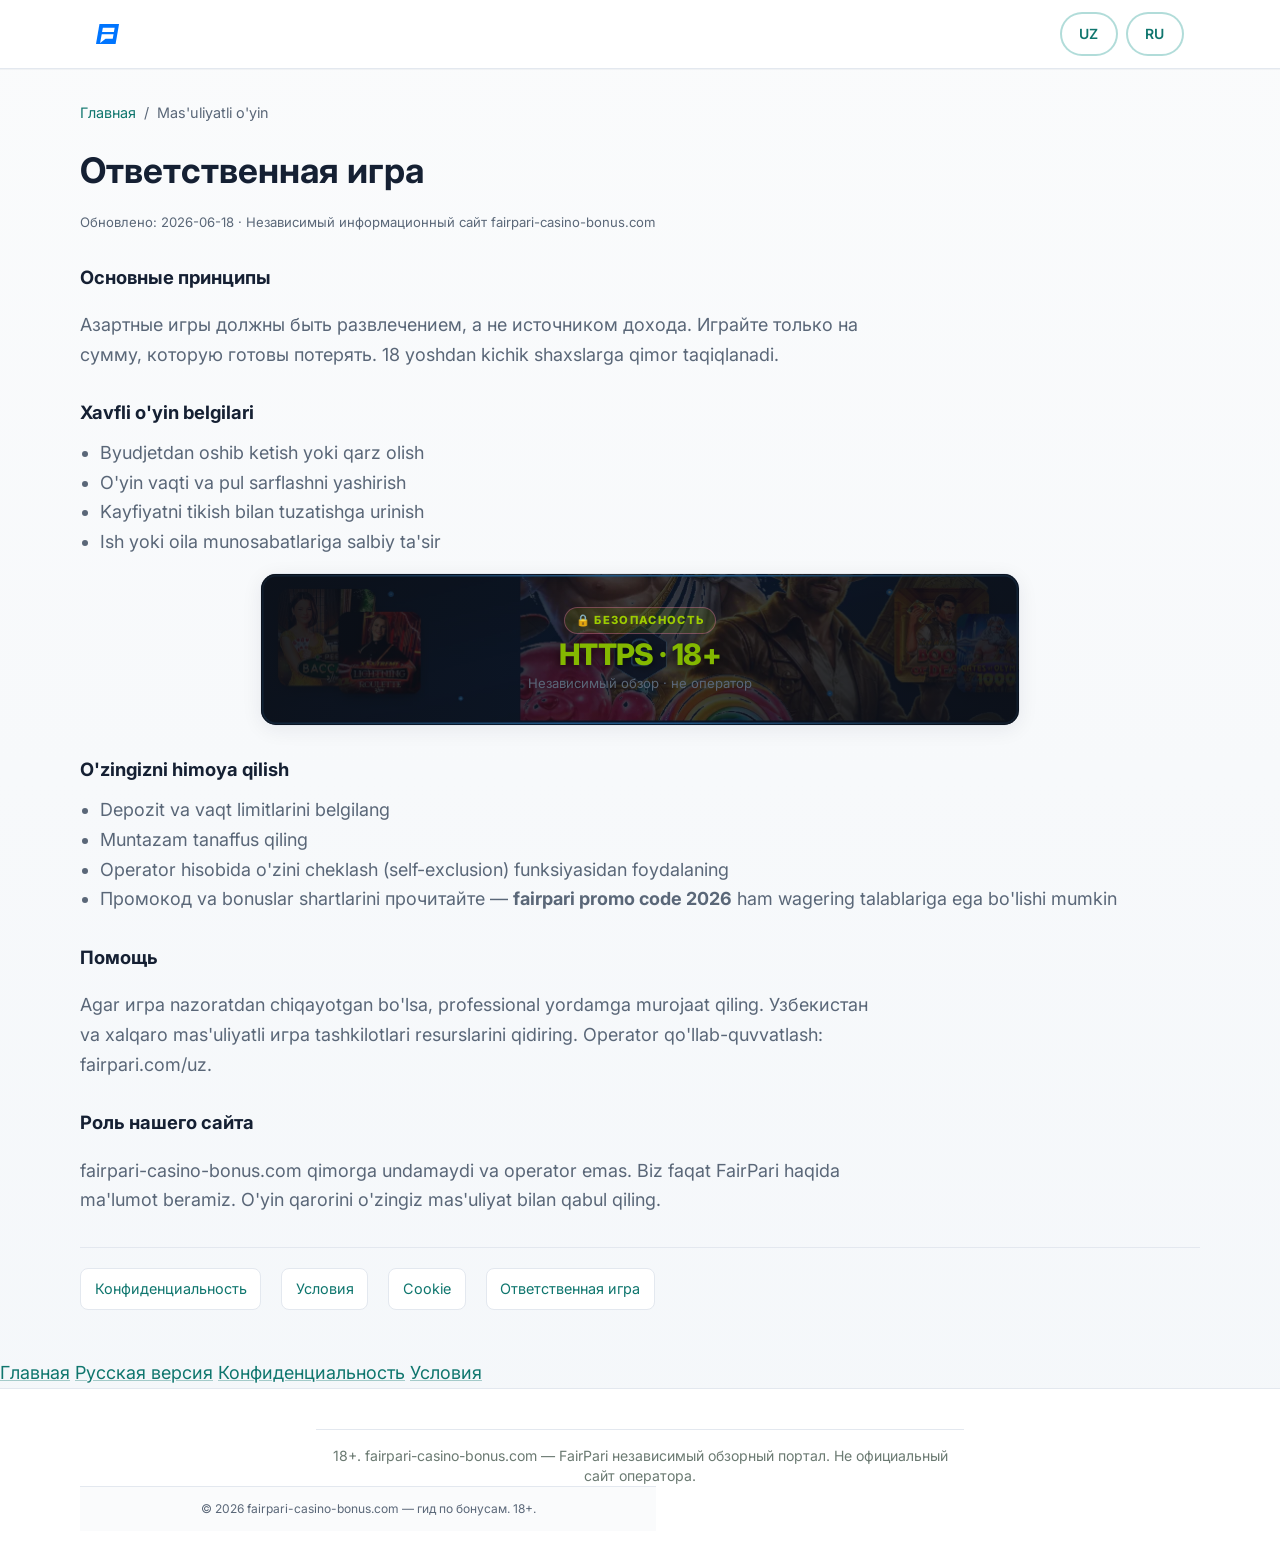
<file: ru/otvetstvennaya-igra.html>
<!DOCTYPE html>
<html data-template="v2" lang="ru-UZ">
  <head>
    <meta charset="utf-8" />
    <meta name="viewport" content="width=device-width, initial-scale=1" />
    <meta name="robots" content="index, follow" />
    <meta name="theme-color" content="#ffffff" />
    <title>Ответственная игра</title>
    <meta name="description" content="Ответственная игра: лимиты, самоисключение и ресурсы помощи. 18+." />
    <meta name="keywords" content="fairpari mas&#x27;uliyatli o&#x27;yin, responsible gambling, fairpari 18+, qimor yordam" />
    <link rel="icon" href="/assets/favicon.svg" type="image/svg+xml" />
    <link rel="icon" href="/assets/favicon.ico" sizes="any" />
    <link rel="apple-touch-icon" href="/assets/favicon.svg" />
    <link rel="stylesheet" href="/css/style.css?v=20260618v2" />
    <link rel="stylesheet" href="/css/fairpari-light-theme.css?v=20260618v2" />
    <link rel="stylesheet" href="/css/fairpari-v2.css?v=20260618v2" />
    <link rel="canonical" href="https://fairpari-casino-bonus.com/ru/otvetstvennaya-igra" />



    <link rel="alternate" hreflang="uz-UZ" href="https://fairpari-casino-bonus.com/masuliyatli-oyin" />
    <link rel="alternate" hreflang="ru-UZ" href="https://fairpari-casino-bonus.com/ru/otvetstvennaya-igra" />
    <link rel="alternate" hreflang="x-default" href="https://fairpari-casino-bonus.com/masuliyatli-oyin" />
<script type="application/ld+json">{
  "@context": "https://schema.org",
  "@graph": [
    {
      "@type": "WebSite",
      "@id": "https://fairpari-casino-bonus.com/ru/otvetstvennaya-igra",
      "url": "https://fairpari-casino-bonus.com/ru/",
      "name": "FairPari UZ",
      "inLanguage": "ru-UZ"
    },
    {
      "@type": "BreadcrumbList",
      "@id": "https://fairpari-casino-bonus.com/ru/otvetstvennaya-igra",
      "itemListElement": [
        {
          "@type": "ListItem",
          "position": 1,
          "name": "Главная",
          "item": "https://fairpari-casino-bonus.com/"
        },
        {
          "@type": "ListItem",
          "position": 2,
          "name": "Ответственная игра",
          "item": "https://fairpari-casino-bonus.com/ru/otvetstvennaya-igra"
        }
      ]
    },
    {
      "@type": "WebPage",
      "@id": "https://fairpari-casino-bonus.com/ru/otvetstvennaya-igra",
      "url": "https://fairpari-casino-bonus.com/ru/otvetstvennaya-igra",
      "name": "Ответственная игра — FairPari UZ | fairpari-casino-bonus.com",
      "description": "Ответственная игра bo'yicha qo'llanma: 18+, byudjet, o'zini cheklash, yordam liniyalari va xavfli игра belgilari. fairpari-casino-bonus.com mustaqil sharh.",
      "inLanguage": "ru-UZ",
      "isPartOf": {
        "@id": "https://fairpari-casino-bonus.com/ru/otvetstvennaya-igra"
      },
      "breadcrumb": {
        "@id": "https://fairpari-casino-bonus.com/ru/otvetstvennaya-igra"
      },
      "dateModified": "2026-06-18"
    }
  ]
}</script>
  </head>
  <body class="site-fairpari-light">
    <a class="skip-link" href="#main">Перейти к основному содержанию</a>
    <header class="site-header">
      <div class="site-header__inner">
        <a class="brand" href="/">
          <img class="brand__logo-img" src="/assets/logo-fairpari.svg" alt="FairPari UZ logotipi" width="132" height="20" loading="eager" />
          <span class="brand__name visually-hidden">FairPari UZ</span>
        </a>
        <div class="header-actions"><a class="btn btn--ghost" href="/masuliyatli-oyin">UZ</a><a class="btn btn--ghost" href="/ru/">RU</a></div>
      </div>
    </header>
    <main id="main" class="legal-doc">
      <div class="container">
        <nav class="breadcrumbs" aria-label="Breadcrumb">
          <a href="/">Главная</a>
          <span aria-hidden="true">/</span>
          <span>Mas&#x27;uliyatli o&#x27;yin</span>
        </nav>
        <article>
          <h1>Ответственная игра</h1>
          <p class="legal-doc__updated">Обновлено: 2026-06-18 · Независимый информационный сайт fairpari-casino-bonus.com</p>
          <h2>Основные принципы</h2>
<p>Азартные игры должны быть развлечением, а не источником дохода. Играйте только на сумму, которую готовы потерять. 18 yoshdan kichik shaxslarga qimor taqiqlanadi.</p><h2>Xavfli o&#x27;yin belgilari</h2>
<ul><li>Byudjetdan oshib ketish yoki qarz olish</li><li>O'yin vaqti va pul sarflashni yashirish</li><li>Kayfiyatni tikish bilan tuzatishga urinish</li><li>Ish yoki oila munosabatlariga salbiy ta'sir</li></ul>
<figure class="section-banner section-banner--inline section-banner--auto" data-auto-banner="security">
  <img class="section-banner__bg" src="/assets/banners/security.webp" alt="Onlayn kazino xavfsizligi va mas'uliyatli игра banneri" width="760" height="152" loading="lazy" decoding="async" />
  <figcaption class="section-banner__caption">
    <span class="section-banner__tag">🔒 Безопасность</span>
    <strong class="section-banner__title">HTTPS · 18+</strong>
    <span class="section-banner__sub">Независимый обзор · не оператор</span>
  </figcaption>
</figure><h2>O&#x27;zingizni himoya qilish</h2>
<ul><li>Depozit va vaqt limitlarini belgilang</li><li>Muntazam tanaffus qiling</li><li>Operator hisobida o'zini cheklash (self-exclusion) funksiyasidan foydalaning</li><li>Промокод va bonuslar shartlarini прочитайте — <strong>fairpari promo code 2026</strong> ham wagering talablariga ega bo'lishi mumkin</li></ul><h2>Помощь</h2>
<p>Agar игра nazoratdan chiqayotgan bo'lsa, professional yordamga murojaat qiling. Узбекистан va xalqaro mas'uliyatli игра tashkilotlari resurslarini qidiring. Operator qo'llab-quvvatlash: fairpari.com/uz.</p><h2>Роль нашего сайта</h2>
<p>fairpari-casino-bonus.com qimorga undamaydi va operator emas. Biz faqat FairPari haqida ma'lumot beramiz. O'yin qarorini o'zingiz mas'uliyat bilan qabul qiling.</p>
        </article>
        <nav class="legal-doc__nav">
          <a href="/ru/politika-konfidentsialnosti">Конфиденциальность</a>
          <a href="/ru/usloviya-ispolzovaniya">Условия</a>
          <a href="/ru/politika-cookie">Cookie</a>
          <a href="/ru/otvetstvennaya-igra">Ответственная игра</a>
        </nav>
      </div>
    </main>
    
        <nav class="footer-links footer-links--audit" aria-label="Разделы">
          <a href="/">Главная</a>
          <a href="/ru">Русская версия</a>
          <a href="/maxfiylik-siyosati">Конфиденциальность</a>
          <a href="/foydalanish-shartlari">Условия</a>
        </nav>
    <footer class="site-footer">
      <div class="container">
        <p class="footer-disclaimer">18+. fairpari-casino-bonus.com — FairPari независимый обзорный портал. Не официальный сайт оператора.</p>
        <p class="site-copyright">© 2026 fairpari-casino-bonus.com — гид по бонусам. 18+.</p>
      </div>
    </footer>
    <script src="/js/partner.js?v=20260618v3"></script>
<script src="/js/main.js"></script>
  </body>
</html>
</file>
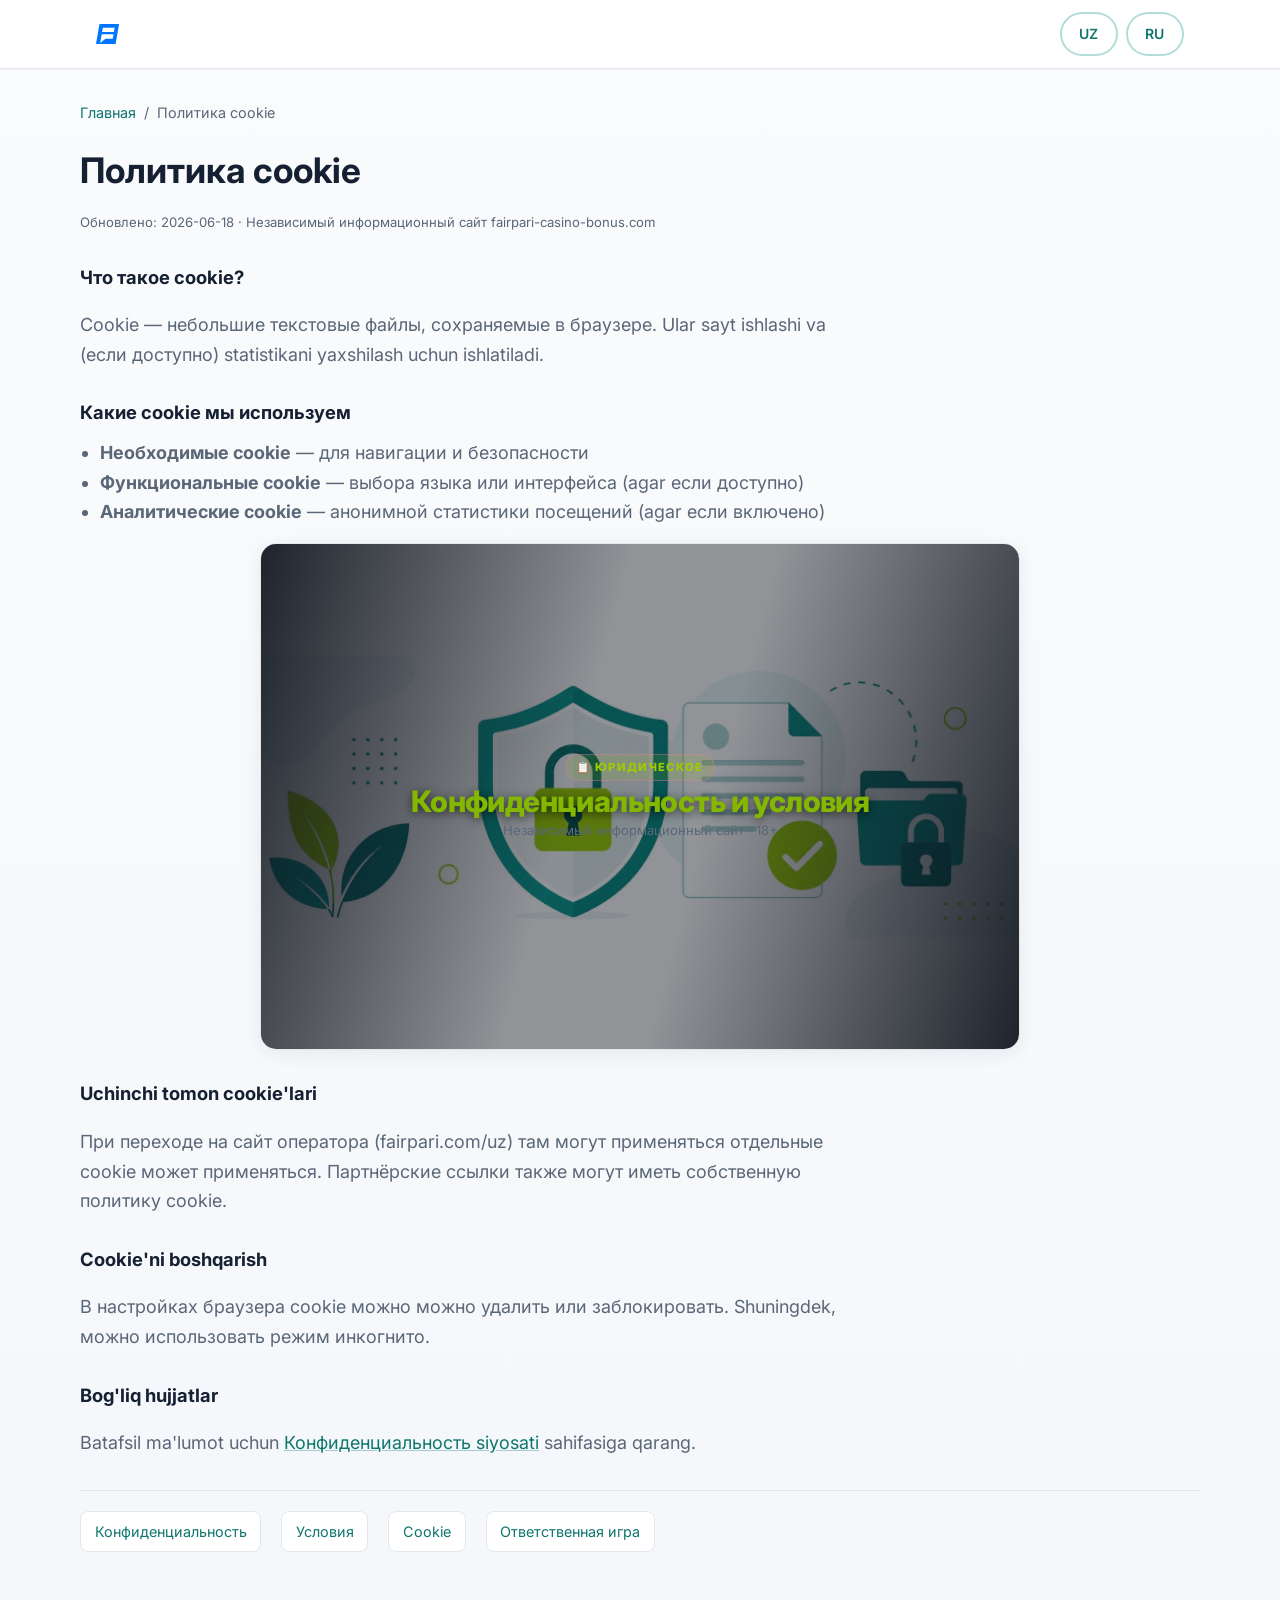
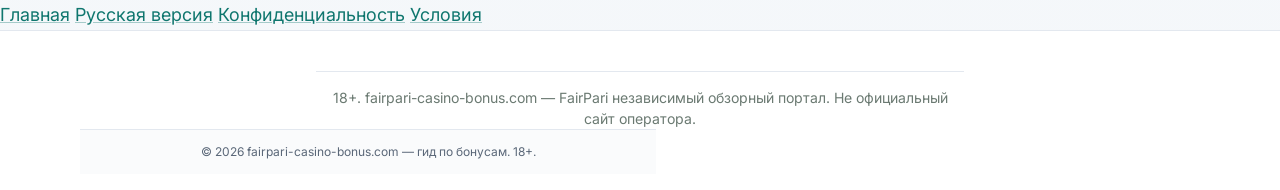
<file: ru/politika-cookie.html>
<!DOCTYPE html>
<html data-template="v2" lang="ru-UZ">
  <head>
    <meta charset="utf-8" />
    <meta name="viewport" content="width=device-width, initial-scale=1" />
    <meta name="robots" content="index, follow" />
    <meta name="theme-color" content="#ffffff" />
    <title>Политика файлов cookie</title>
    <meta name="description" content="Политика cookie fairpari-casino-bonus.com: какие файлы используются и как управлять ими. 18+." />
    <meta name="keywords" content="fairpari cookie, fairpari-casino-bonus.com cookies, fairpari uz политика cookie" />
    <link rel="icon" href="/assets/favicon.svg" type="image/svg+xml" />
    <link rel="icon" href="/assets/favicon.ico" sizes="any" />
    <link rel="apple-touch-icon" href="/assets/favicon.svg" />
    <link rel="stylesheet" href="/css/style.css?v=20260618v2" />
    <link rel="stylesheet" href="/css/fairpari-light-theme.css?v=20260618v2" />
    <link rel="stylesheet" href="/css/fairpari-v2.css?v=20260618v2" />
    <link rel="canonical" href="https://fairpari-casino-bonus.com/ru/politika-cookie" />



    <link rel="alternate" hreflang="uz-UZ" href="https://fairpari-casino-bonus.com/cookie-siyosati" />
    <link rel="alternate" hreflang="ru-UZ" href="https://fairpari-casino-bonus.com/ru/politika-cookie" />
    <link rel="alternate" hreflang="x-default" href="https://fairpari-casino-bonus.com/cookie-siyosati" />
<script type="application/ld+json">{
  "@context": "https://schema.org",
  "@graph": [
    {
      "@type": "WebSite",
      "@id": "https://fairpari-casino-bonus.com/ru/politika-cookie",
      "url": "https://fairpari-casino-bonus.com/ru/",
      "name": "FairPari UZ",
      "inLanguage": "ru-UZ"
    },
    {
      "@type": "BreadcrumbList",
      "@id": "https://fairpari-casino-bonus.com/ru/politika-cookie",
      "itemListElement": [
        {
          "@type": "ListItem",
          "position": 1,
          "name": "Главная",
          "item": "https://fairpari-casino-bonus.com/"
        },
        {
          "@type": "ListItem",
          "position": 2,
          "name": "Политика cookie",
          "item": "https://fairpari-casino-bonus.com/ru/politika-cookie"
        }
      ]
    },
    {
      "@type": "WebPage",
      "@id": "https://fairpari-casino-bonus.com/ru/politika-cookie",
      "url": "https://fairpari-casino-bonus.com/ru/politika-cookie",
      "name": "Политика cookie — FairPari UZ | fairpari-casino-bonus.com",
      "description": "fairpari-casino-bonus.com политика cookie: какие cookie используются, qanday boshqarish mumkin va сторонних cookie'lari haqida.",
      "inLanguage": "ru-UZ",
      "isPartOf": {
        "@id": "https://fairpari-casino-bonus.com/ru/politika-cookie"
      },
      "breadcrumb": {
        "@id": "https://fairpari-casino-bonus.com/ru/politika-cookie"
      },
      "dateModified": "2026-06-18"
    }
  ]
}</script>
  </head>
  <body class="site-fairpari-light">
    <a class="skip-link" href="#main">Перейти к основному содержанию</a>
    <header class="site-header">
      <div class="site-header__inner">
        <a class="brand" href="/">
          <img class="brand__logo-img" src="/assets/logo-fairpari.svg" alt="FairPari UZ logotipi" width="132" height="20" loading="eager" />
          <span class="brand__name visually-hidden">FairPari UZ</span>
        </a>
        <div class="header-actions"><a class="btn btn--ghost" href="/cookie-siyosati">UZ</a><a class="btn btn--ghost" href="/ru/">RU</a></div>
      </div>
    </header>
    <main id="main" class="legal-doc">
      <div class="container">
        <nav class="breadcrumbs" aria-label="Breadcrumb">
          <a href="/">Главная</a>
          <span aria-hidden="true">/</span>
          <span>Политика cookie</span>
        </nav>
        <article>
          <h1>Политика cookie</h1>
          <p class="legal-doc__updated">Обновлено: 2026-06-18 · Независимый информационный сайт fairpari-casino-bonus.com</p>
          <h2>Что такое cookie?</h2>
<p>Cookie — небольшие текстовые файлы, сохраняемые в браузере. Ular sayt ishlashi va (если доступно) statistikani yaxshilash uchun ishlatiladi.</p><h2>Какие cookie мы используем</h2>
<ul><li><strong>Необходимые cookie</strong> — для навигации и безопасности</li><li><strong>Функциональные cookie</strong> — выбора языка или интерфейса (agar если доступно)</li><li><strong>Аналитические cookie</strong> — анонимной статистики посещений (agar если включено)</li></ul>
<figure class="section-banner section-banner--inline section-banner--auto" data-auto-banner="legal">
  <img class="section-banner__bg" src="/assets/banners/legal-privacy.webp" alt="Конфиденциальность siyosati va ma'lumotlar himoyasi banneri" width="760" height="152" loading="lazy" decoding="async" />
  <figcaption class="section-banner__caption">
    <span class="section-banner__tag">📋 Юридическое</span>
    <strong class="section-banner__title">Конфиденциальность и условия</strong>
    <span class="section-banner__sub">Независимый информационный сайт · 18+</span>
  </figcaption>
</figure><h2>Uchinchi tomon cookie&#x27;lari</h2>
<p>При переходе на сайт оператора (fairpari.com/uz) там могут применяться отдельные cookie может применяться. Партнёрские ссылки также могут иметь собственную политику cookie.</p><h2>Cookie&#x27;ni boshqarish</h2>
<p>В настройках браузера cookie можно можно удалить или заблокировать. Shuningdek, можно использовать режим инкогнито.</p><h2>Bog&#x27;liq hujjatlar</h2>
<p>Batafsil ma'lumot uchun <a href="/ru/politika-konfidentsialnosti">Конфиденциальность siyosati</a> sahifasiga qarang.</p>
        </article>
        <nav class="legal-doc__nav">
          <a href="/ru/politika-konfidentsialnosti">Конфиденциальность</a>
          <a href="/ru/usloviya-ispolzovaniya">Условия</a>
          <a href="/ru/politika-cookie">Cookie</a>
          <a href="/ru/otvetstvennaya-igra">Ответственная игра</a>
        </nav>
      </div>
    </main>
    
        <nav class="footer-links footer-links--audit" aria-label="Разделы">
          <a href="/">Главная</a>
          <a href="/ru">Русская версия</a>
          <a href="/maxfiylik-siyosati">Конфиденциальность</a>
          <a href="/foydalanish-shartlari">Условия</a>
        </nav>
    <footer class="site-footer">
      <div class="container">
        <p class="footer-disclaimer">18+. fairpari-casino-bonus.com — FairPari независимый обзорный портал. Не официальный сайт оператора.</p>
        <p class="site-copyright">© 2026 fairpari-casino-bonus.com — гид по бонусам. 18+.</p>
      </div>
    </footer>
    <script src="/js/partner.js?v=20260618v3"></script>
<script src="/js/main.js"></script>
  </body>
</html>
</file>
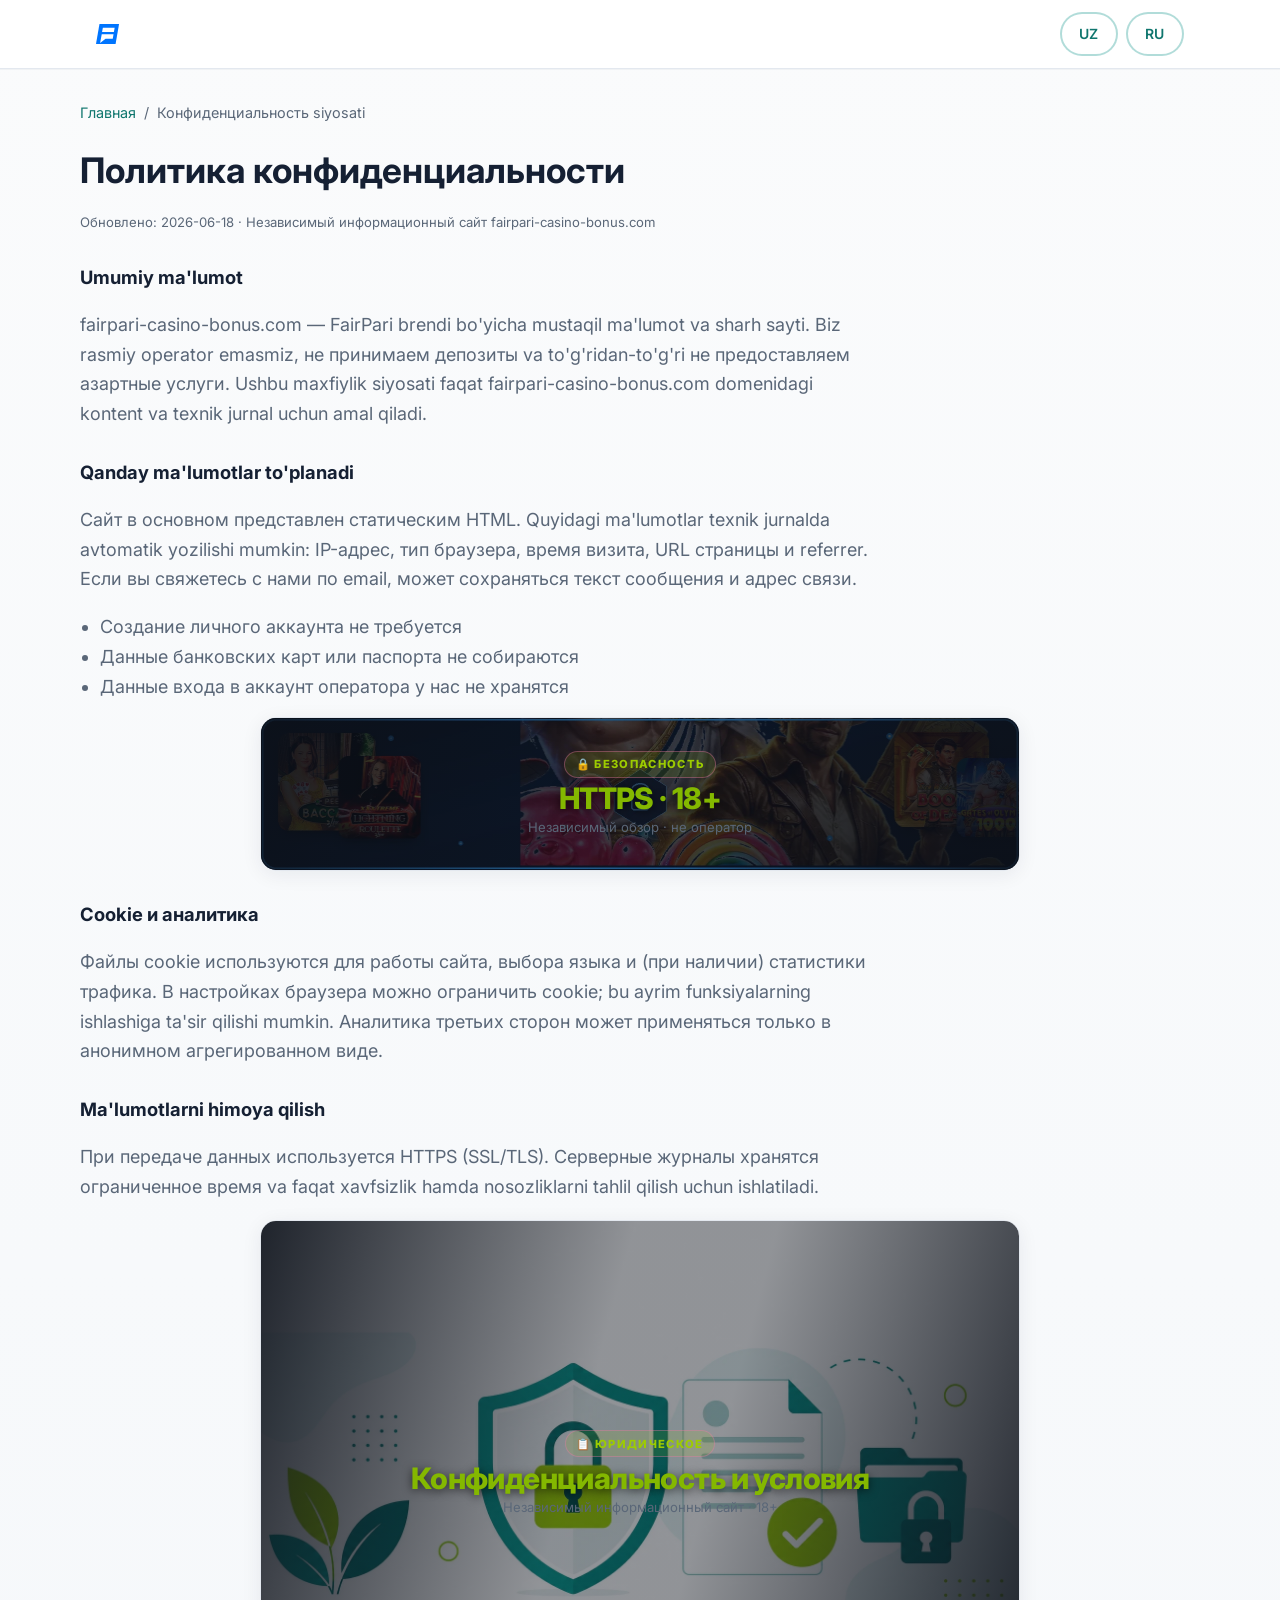
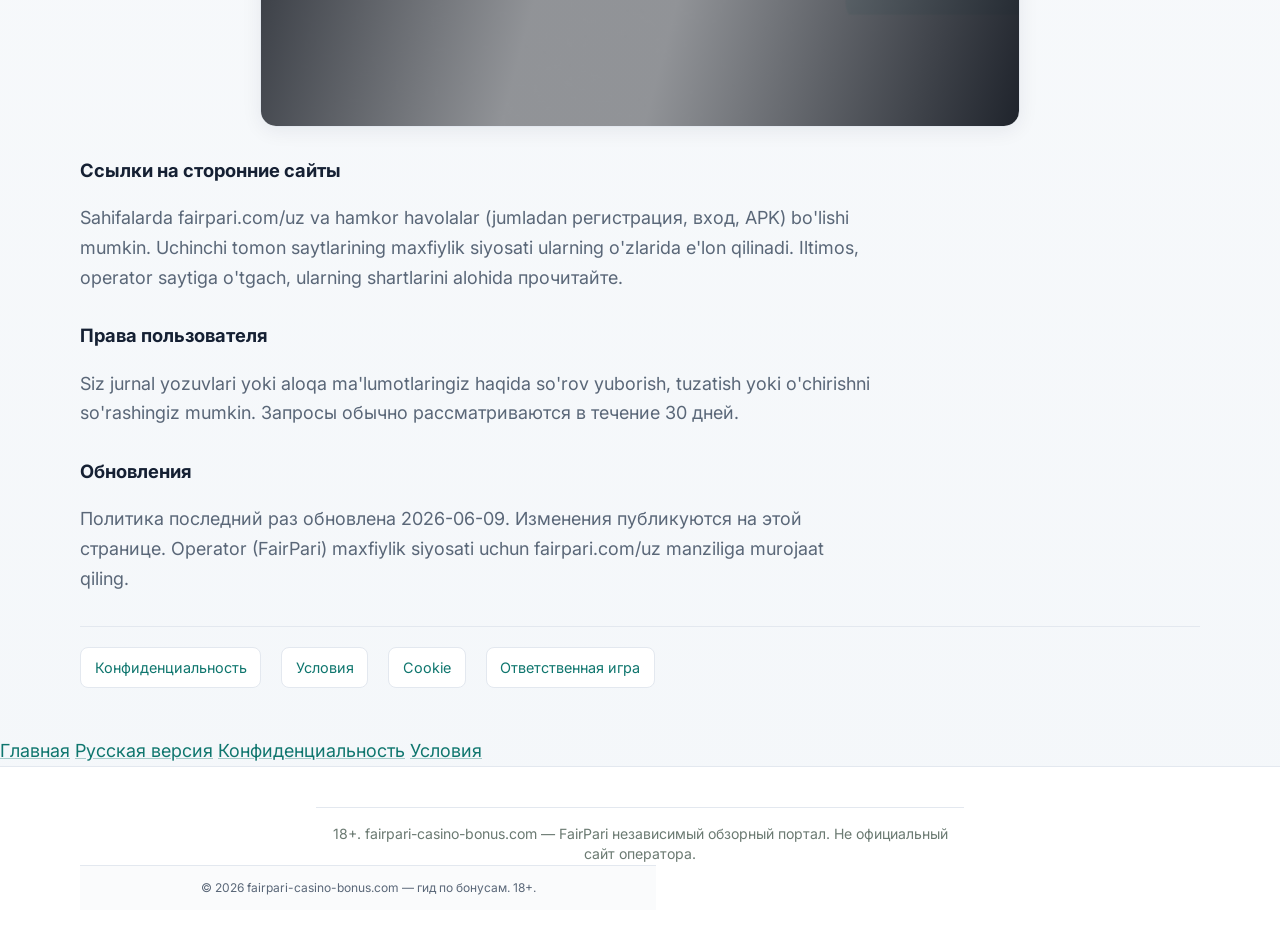
<file: ru/politika-konfidentsialnosti.html>
<!DOCTYPE html>
<html data-template="v2" lang="ru-UZ">
  <head>
    <meta charset="utf-8" />
    <meta name="viewport" content="width=device-width, initial-scale=1" />
    <meta name="robots" content="index, follow" />
    <meta name="theme-color" content="#ffffff" />
    <title>Политика конфиденциальности</title>
    <meta name="description" content="Обработка персональных данных на агрегаторе fairpari-casino-bonus.com. 18+." />
    <meta name="keywords" content="fairpari maxfiylik, fairpari-casino-bonus.com privacy, fairpari uz ma&#x27;lumotlar himoyasi" />
    <link rel="icon" href="/assets/favicon.svg" type="image/svg+xml" />
    <link rel="icon" href="/assets/favicon.ico" sizes="any" />
    <link rel="apple-touch-icon" href="/assets/favicon.svg" />
    <link rel="stylesheet" href="/css/style.css?v=20260618v2" />
    <link rel="stylesheet" href="/css/fairpari-light-theme.css?v=20260618v2" />
    <link rel="stylesheet" href="/css/fairpari-v2.css?v=20260618v2" />
    <link rel="canonical" href="https://fairpari-casino-bonus.com/ru/politika-konfidentsialnosti" />



    <link rel="alternate" hreflang="uz-UZ" href="https://fairpari-casino-bonus.com/maxfiylik-siyosati" />
    <link rel="alternate" hreflang="ru-UZ" href="https://fairpari-casino-bonus.com/ru/politika-konfidentsialnosti" />
    <link rel="alternate" hreflang="x-default" href="https://fairpari-casino-bonus.com/maxfiylik-siyosati" />
<script type="application/ld+json">{
  "@context": "https://schema.org",
  "@graph": [
    {
      "@type": "WebSite",
      "@id": "https://fairpari-casino-bonus.com/ru/politika-konfidentsialnosti",
      "url": "https://fairpari-casino-bonus.com/ru/",
      "name": "FairPari UZ",
      "inLanguage": "ru-UZ"
    },
    {
      "@type": "BreadcrumbList",
      "@id": "https://fairpari-casino-bonus.com/ru/politika-konfidentsialnosti",
      "itemListElement": [
        {
          "@type": "ListItem",
          "position": 1,
          "name": "Главная",
          "item": "https://fairpari-casino-bonus.com/"
        },
        {
          "@type": "ListItem",
          "position": 2,
          "name": "Конфиденциальность siyosati",
          "item": "https://fairpari-casino-bonus.com/ru/politika-konfidentsialnosti"
        }
      ]
    },
    {
      "@type": "WebPage",
      "@id": "https://fairpari-casino-bonus.com/ru/politika-konfidentsialnosti",
      "url": "https://fairpari-casino-bonus.com/ru/politika-konfidentsialnosti",
      "name": "Конфиденциальность siyosati — FairPari UZ | fairpari-casino-bonus.com",
      "description": "fairpari-casino-bonus.com maxfiylik siyosati: qanday ma'lumotlar to'planadi, cookie, xavfsizlik va foydalanuvchi huquqlari. Mustaqil FairPari sharh sayti.",
      "inLanguage": "ru-UZ",
      "isPartOf": {
        "@id": "https://fairpari-casino-bonus.com/ru/politika-konfidentsialnosti"
      },
      "breadcrumb": {
        "@id": "https://fairpari-casino-bonus.com/ru/politika-konfidentsialnosti"
      },
      "dateModified": "2026-06-18"
    }
  ]
}</script>
  </head>
  <body class="site-fairpari-light">
    <a class="skip-link" href="#main">Перейти к основному содержанию</a>
    <header class="site-header">
      <div class="site-header__inner">
        <a class="brand" href="/">
          <img class="brand__logo-img" src="/assets/logo-fairpari.svg" alt="FairPari UZ logotipi" width="132" height="20" loading="eager" />
          <span class="brand__name visually-hidden">FairPari UZ</span>
        </a>
        <div class="header-actions"><a class="btn btn--ghost" href="/maxfiylik-siyosati">UZ</a><a class="btn btn--ghost" href="/ru/">RU</a></div>
      </div>
    </header>
    <main id="main" class="legal-doc">
      <div class="container">
        <nav class="breadcrumbs" aria-label="Breadcrumb">
          <a href="/">Главная</a>
          <span aria-hidden="true">/</span>
          <span>Конфиденциальность siyosati</span>
        </nav>
        <article>
          <h1>Политика конфиденциальности</h1>
          <p class="legal-doc__updated">Обновлено: 2026-06-18 · Независимый информационный сайт fairpari-casino-bonus.com</p>
          <h2>Umumiy ma&#x27;lumot</h2>
<p>fairpari-casino-bonus.com — FairPari brendi bo'yicha mustaqil ma'lumot va sharh sayti. Biz rasmiy operator emasmiz, не принимаем депозиты va to'g'ridan-to'g'ri не предоставляем азартные услуги. Ushbu maxfiylik siyosati faqat fairpari-casino-bonus.com domenidagi kontent va texnik jurnal uchun amal qiladi.</p><h2>Qanday ma&#x27;lumotlar to&#x27;planadi</h2>
<p>Сайт в основном представлен статическим HTML. Quyidagi ma'lumotlar texnik jurnalda avtomatik yozilishi mumkin: IP-адрес, тип браузера, время визита, URL страницы и referrer. Если вы свяжетесь с нами по email, может сохраняться текст сообщения и адрес связи.</p><ul><li>Создание личного аккаунта не требуется</li><li>Данные банковских карт или паспорта не собираются</li><li>Данные входа в аккаунт оператора у нас не хранятся</li></ul>
<figure class="section-banner section-banner--inline section-banner--auto" data-auto-banner="security">
  <img class="section-banner__bg" src="/assets/banners/security.webp" alt="Onlayn kazino xavfsizligi va mas'uliyatli игра banneri" width="760" height="152" loading="lazy" decoding="async" />
  <figcaption class="section-banner__caption">
    <span class="section-banner__tag">🔒 Безопасность</span>
    <strong class="section-banner__title">HTTPS · 18+</strong>
    <span class="section-banner__sub">Независимый обзор · не оператор</span>
  </figcaption>
</figure><h2>Cookie и аналитика</h2>
<p>Файлы cookie используются для работы сайта, выбора языка и (при наличии) статистики трафика. В настройках браузера можно ограничить cookie; bu ayrim funksiyalarning ishlashiga ta'sir qilishi mumkin. Аналитика третьих сторон может применяться только в анонимном агрегированном виде.</p><h2>Ma&#x27;lumotlarni himoya qilish</h2>
<p>При передаче данных используется HTTPS (SSL/TLS). Серверные журналы хранятся ограниченное время va faqat xavfsizlik hamda nosozliklarni tahlil qilish uchun ishlatiladi.</p>
<figure class="section-banner section-banner--inline section-banner--auto" data-auto-banner="legal">
  <img class="section-banner__bg" src="/assets/banners/legal-privacy.webp" alt="Конфиденциальность siyosati va ma'lumotlar himoyasi banneri" width="760" height="152" loading="lazy" decoding="async" />
  <figcaption class="section-banner__caption">
    <span class="section-banner__tag">📋 Юридическое</span>
    <strong class="section-banner__title">Конфиденциальность и условия</strong>
    <span class="section-banner__sub">Независимый информационный сайт · 18+</span>
  </figcaption>
</figure><h2>Ссылки на сторонние сайты</h2>
<p>Sahifalarda fairpari.com/uz va hamkor havolalar (jumladan регистрация, вход, APK) bo'lishi mumkin. Uchinchi tomon saytlarining maxfiylik siyosati ularning o'zlarida e'lon qilinadi. Iltimos, operator saytiga o'tgach, ularning shartlarini alohida прочитайте.</p><h2>Права пользователя</h2>
<p>Siz jurnal yozuvlari yoki aloqa ma'lumotlaringiz haqida so'rov yuborish, tuzatish yoki o'chirishni so'rashingiz mumkin. Запросы обычно рассматриваются в течение 30 дней.</p><h2>Обновления</h2>
<p>Политика последний раз обновлена 2026-06-09. Изменения публикуются на этой странице. Operator (FairPari) maxfiylik siyosati uchun fairpari.com/uz manziliga murojaat qiling.</p>
        </article>
        <nav class="legal-doc__nav">
          <a href="/ru/politika-konfidentsialnosti">Конфиденциальность</a>
          <a href="/ru/usloviya-ispolzovaniya">Условия</a>
          <a href="/ru/politika-cookie">Cookie</a>
          <a href="/ru/otvetstvennaya-igra">Ответственная игра</a>
        </nav>
      </div>
    </main>
    
        <nav class="footer-links footer-links--audit" aria-label="Разделы">
          <a href="/">Главная</a>
          <a href="/ru">Русская версия</a>
          <a href="/maxfiylik-siyosati">Конфиденциальность</a>
          <a href="/foydalanish-shartlari">Условия</a>
        </nav>
    <footer class="site-footer">
      <div class="container">
        <p class="footer-disclaimer">18+. fairpari-casino-bonus.com — FairPari независимый обзорный портал. Не официальный сайт оператора.</p>
        <p class="site-copyright">© 2026 fairpari-casino-bonus.com — гид по бонусам. 18+.</p>
      </div>
    </footer>
    <script src="/js/partner.js?v=20260618v3"></script>
<script src="/js/main.js"></script>
  </body>
</html>
</file>
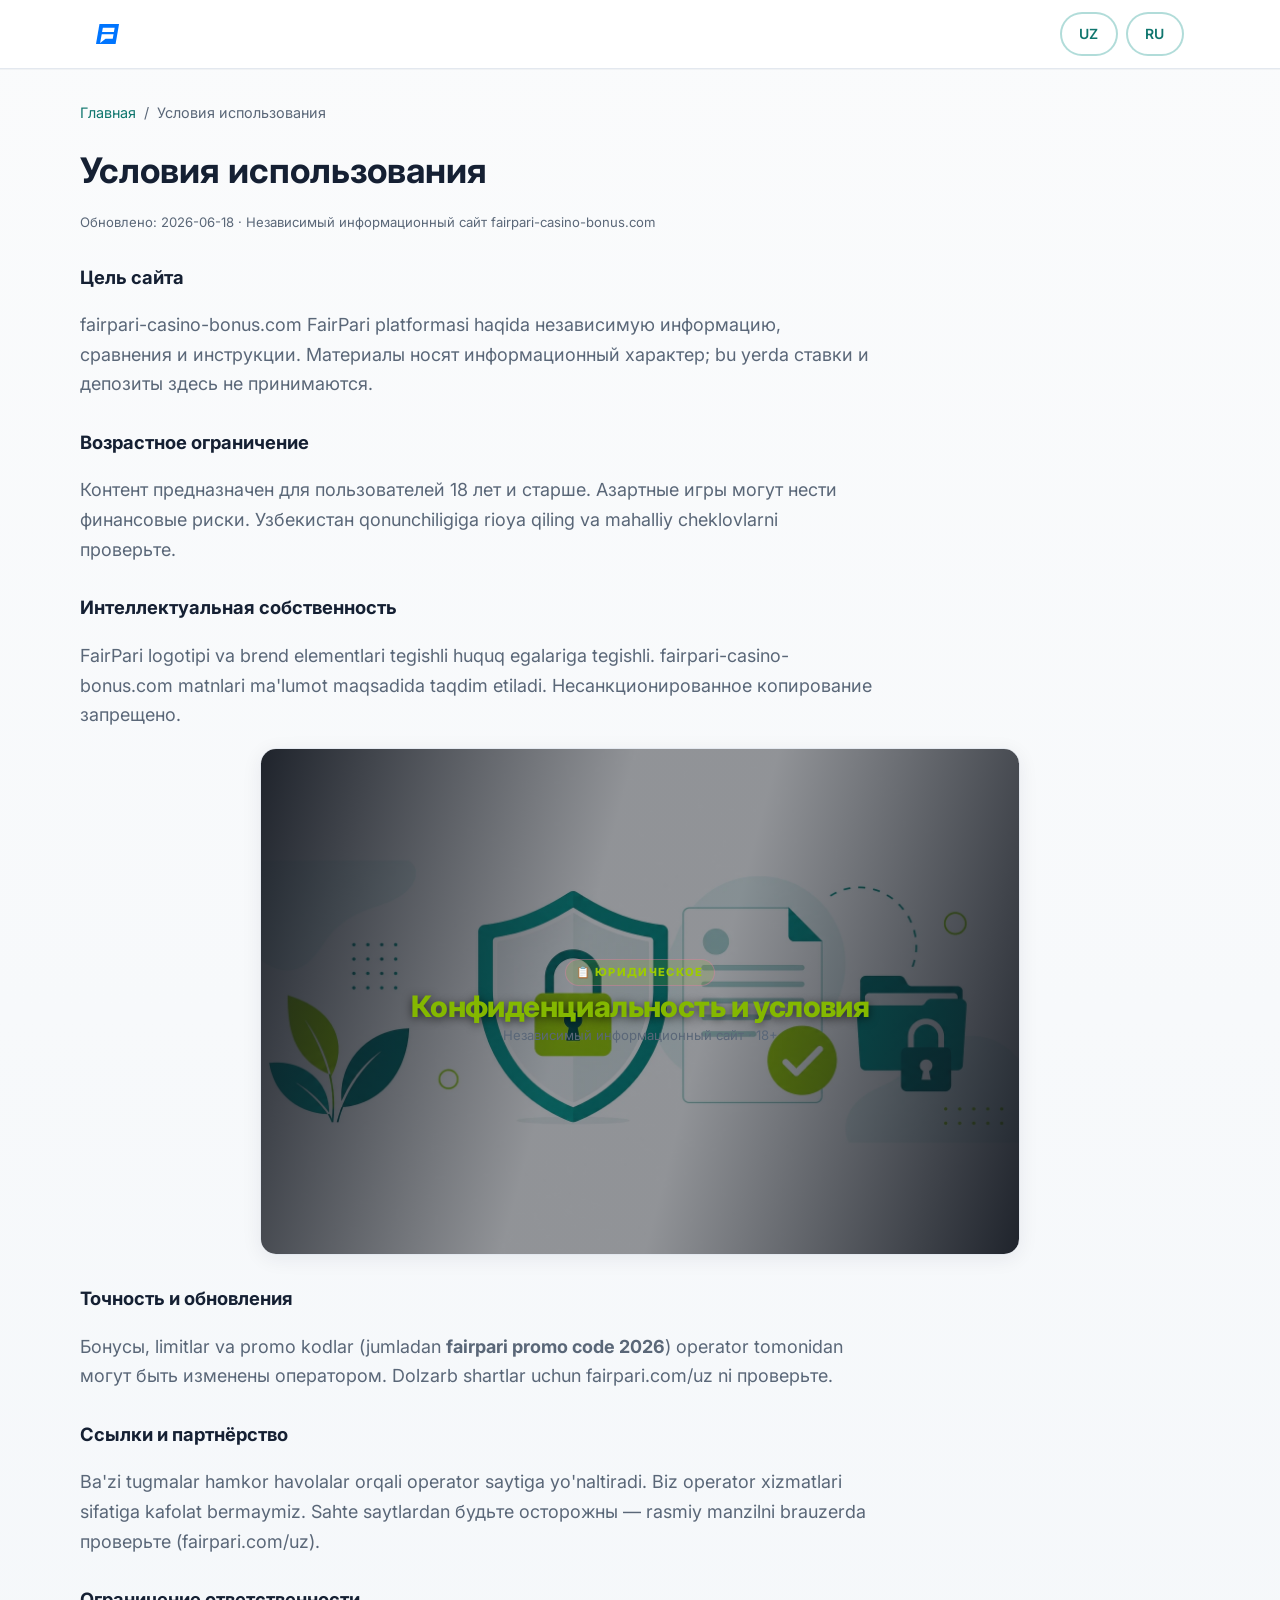
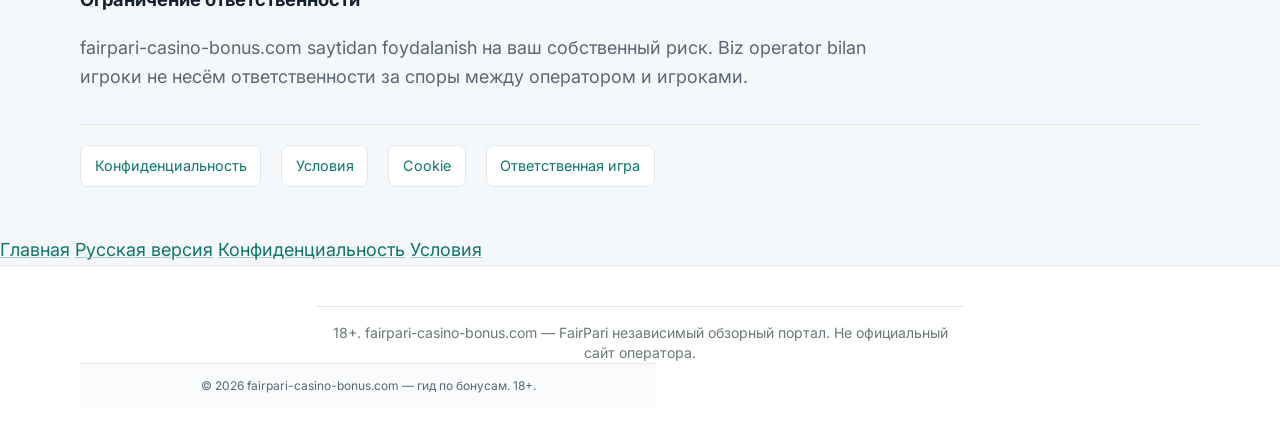
<file: ru/usloviya-ispolzovaniya.html>
<!DOCTYPE html>
<html data-template="v2" lang="ru-UZ">
  <head>
    <meta charset="utf-8" />
    <meta name="viewport" content="width=device-width, initial-scale=1" />
    <meta name="robots" content="index, follow" />
    <meta name="theme-color" content="#ffffff" />
    <title>Условия использования</title>
    <meta name="description" content="Условия использования fairpari-casino-bonus.com: информационный портал о бонусах, 18+." />
    <meta name="keywords" content="fairpari shartlari, fairpari-casino-bonus.com terms, fairpari uz qoidalari" />
    <link rel="icon" href="/assets/favicon.svg" type="image/svg+xml" />
    <link rel="icon" href="/assets/favicon.ico" sizes="any" />
    <link rel="apple-touch-icon" href="/assets/favicon.svg" />
    <link rel="stylesheet" href="/css/style.css?v=20260618v2" />
    <link rel="stylesheet" href="/css/fairpari-light-theme.css?v=20260618v2" />
    <link rel="stylesheet" href="/css/fairpari-v2.css?v=20260618v2" />
    <link rel="canonical" href="https://fairpari-casino-bonus.com/ru/usloviya-ispolzovaniya" />



    <link rel="alternate" hreflang="uz-UZ" href="https://fairpari-casino-bonus.com/foydalanish-shartlari" />
    <link rel="alternate" hreflang="ru-UZ" href="https://fairpari-casino-bonus.com/ru/usloviya-ispolzovaniya" />
    <link rel="alternate" hreflang="x-default" href="https://fairpari-casino-bonus.com/foydalanish-shartlari" />
<script type="application/ld+json">{
  "@context": "https://schema.org",
  "@graph": [
    {
      "@type": "WebSite",
      "@id": "https://fairpari-casino-bonus.com/ru/usloviya-ispolzovaniya",
      "url": "https://fairpari-casino-bonus.com/ru/",
      "name": "FairPari UZ",
      "inLanguage": "ru-UZ"
    },
    {
      "@type": "BreadcrumbList",
      "@id": "https://fairpari-casino-bonus.com/ru/usloviya-ispolzovaniya",
      "itemListElement": [
        {
          "@type": "ListItem",
          "position": 1,
          "name": "Главная",
          "item": "https://fairpari-casino-bonus.com/"
        },
        {
          "@type": "ListItem",
          "position": 2,
          "name": "Условия использования",
          "item": "https://fairpari-casino-bonus.com/ru/usloviya-ispolzovaniya"
        }
      ]
    },
    {
      "@type": "WebPage",
      "@id": "https://fairpari-casino-bonus.com/ru/usloviya-ispolzovaniya",
      "url": "https://fairpari-casino-bonus.com/ru/usloviya-ispolzovaniya",
      "name": "Условия использования — FairPari UZ | fairpari-casino-bonus.com",
      "description": "fairpari-casino-bonus.com условия использования: mustaqil sharh sayti, 18+ cheklov, javobgarlikdan voz kechish, intellektual mulk va havolalar siyosati.",
      "inLanguage": "ru-UZ",
      "isPartOf": {
        "@id": "https://fairpari-casino-bonus.com/ru/usloviya-ispolzovaniya"
      },
      "breadcrumb": {
        "@id": "https://fairpari-casino-bonus.com/ru/usloviya-ispolzovaniya"
      },
      "dateModified": "2026-06-18"
    }
  ]
}</script>
  </head>
  <body class="site-fairpari-light">
    <a class="skip-link" href="#main">Перейти к основному содержанию</a>
    <header class="site-header">
      <div class="site-header__inner">
        <a class="brand" href="/">
          <img class="brand__logo-img" src="/assets/logo-fairpari.svg" alt="FairPari UZ logotipi" width="132" height="20" loading="eager" />
          <span class="brand__name visually-hidden">FairPari UZ</span>
        </a>
        <div class="header-actions"><a class="btn btn--ghost" href="/foydalanish-shartlari">UZ</a><a class="btn btn--ghost" href="/ru/">RU</a></div>
      </div>
    </header>
    <main id="main" class="legal-doc">
      <div class="container">
        <nav class="breadcrumbs" aria-label="Breadcrumb">
          <a href="/">Главная</a>
          <span aria-hidden="true">/</span>
          <span>Условия использования</span>
        </nav>
        <article>
          <h1>Условия использования</h1>
          <p class="legal-doc__updated">Обновлено: 2026-06-18 · Независимый информационный сайт fairpari-casino-bonus.com</p>
          <h2>Цель сайта</h2>
<p>fairpari-casino-bonus.com FairPari platformasi haqida независимую информацию, сравнения и инструкции. Материалы носят информационный характер; bu yerda ставки и депозиты здесь не принимаются.</p><h2>Возрастное ограничение</h2>
<p>Контент предназначен для пользователей 18 лет и старше. Азартные игры могут нести финансовые риски. Узбекистан qonunchiligiga rioya qiling va mahalliy cheklovlarni проверьте.</p><h2>Интеллектуальная собственность</h2>
<p>FairPari logotipi va brend elementlari tegishli huquq egalariga tegishli. fairpari-casino-bonus.com matnlari ma'lumot maqsadida taqdim etiladi. Несанкционированное копирование запрещено.</p>
<figure class="section-banner section-banner--inline section-banner--auto" data-auto-banner="legal">
  <img class="section-banner__bg" src="/assets/banners/legal-privacy.webp" alt="Конфиденциальность siyosati va ma'lumotlar himoyasi banneri" width="760" height="152" loading="lazy" decoding="async" />
  <figcaption class="section-banner__caption">
    <span class="section-banner__tag">📋 Юридическое</span>
    <strong class="section-banner__title">Конфиденциальность и условия</strong>
    <span class="section-banner__sub">Независимый информационный сайт · 18+</span>
  </figcaption>
</figure><h2>Точность и обновления</h2>
<p>Бонусы, limitlar va promo kodlar (jumladan <strong>fairpari promo code 2026</strong>) operator tomonidan могут быть изменены оператором. Dolzarb shartlar uchun fairpari.com/uz ni проверьте.</p><h2>Ссылки и партнёрство</h2>
<p>Ba'zi tugmalar hamkor havolalar orqali operator saytiga yo'naltiradi. Biz operator xizmatlari sifatiga kafolat bermaymiz. Sahte saytlardan будьте осторожны — rasmiy manzilni brauzerda проверьте (fairpari.com/uz).</p><h2>Ограничение ответственности</h2>
<p>fairpari-casino-bonus.com saytidan foydalanish на ваш собственный риск. Biz operator bilan игроки не несём ответственности за споры между оператором и игроками.</p>
        </article>
        <nav class="legal-doc__nav">
          <a href="/ru/politika-konfidentsialnosti">Конфиденциальность</a>
          <a href="/ru/usloviya-ispolzovaniya">Условия</a>
          <a href="/ru/politika-cookie">Cookie</a>
          <a href="/ru/otvetstvennaya-igra">Ответственная игра</a>
        </nav>
      </div>
    </main>
    
        <nav class="footer-links footer-links--audit" aria-label="Разделы">
          <a href="/">Главная</a>
          <a href="/ru">Русская версия</a>
          <a href="/maxfiylik-siyosati">Конфиденциальность</a>
          <a href="/foydalanish-shartlari">Условия</a>
        </nav>
    <footer class="site-footer">
      <div class="container">
        <p class="footer-disclaimer">18+. fairpari-casino-bonus.com — FairPari независимый обзорный портал. Не официальный сайт оператора.</p>
        <p class="site-copyright">© 2026 fairpari-casino-bonus.com — гид по бонусам. 18+.</p>
      </div>
    </footer>
    <script src="/js/partner.js?v=20260618v3"></script>
<script src="/js/main.js"></script>
  </body>
</html>
</file>
<file: css/style.css>
/* Landing one-pager — fairpari-casino-bonus.com unique theme (violet / teal / coral) */
:root {
  --bg: #12081f;
  --bg-elevated: #1a0f2e;
  --bg-card: #221433;
  --bg-card-hover: #2a1a42;
  --surface: #1e1235;
  --ink: #f0f4f8;
  --muted: #94a3b8;
  --accent: #14b8a6;
  --accent-bright: #5eead4;
  --accent-dim: rgba(20, 184, 166, 0.15);
  --gold: #f472b6;
  --gold-dim: rgba(244, 114, 182, 0.12);
  --danger: #f87171;
  --success: #5eead4;
  --border: rgba(255, 255, 255, 0.08);
  --border-strong: rgba(20, 184, 166, 0.35);
  --radius: 10px;
  --radius-lg: 20px;
  --shadow: 0 8px 32px rgba(0, 0, 0, 0.45);
  --shadow-glow: 0 0 40px rgba(20, 184, 166, 0.14);
  --font: "DM Sans", "Segoe UI", system-ui, -apple-system, Roboto, "Helvetica Neue", Arial, sans-serif;
  --header-h: 72px;
  --max: 1240px;
}

*,
*::before,
*::after {
  box-sizing: border-box;
}

html {
  scroll-behavior: smooth;
  scroll-padding-top: calc(var(--header-h) + 10px);
}

section[id],
.anchor {
  scroll-margin-top: calc(var(--header-h) + 10px);
}

body {
  margin: 0;
  font-family: var(--font);
  font-size: 20px;
  line-height: 1.6;
  color: var(--ink);
  background: var(--bg);
}

img {
  max-width: 100%;
  height: auto;
  display: block;
}

a {
  color: var(--accent-bright);
}

.skip-link {
  position: absolute;
  left: -9999px;
  top: auto;
  width: 1px;
  height: 1px;
  overflow: hidden;
}

.skip-link:focus {
  left: 20px;
  top: 20px;
  width: auto;
  height: auto;
  padding: 0.5rem 1rem;
  background: var(--accent);
  color: #000;
  border-radius: 8px;
  z-index: 1000;
  font-weight: 600;
}

.container {
  width: min(100% - 2rem, var(--max));
  margin-inline: auto;
}

/* ─── Header (Six6s) ─── */
.site-header {
  position: sticky;
  top: 0;
  z-index: 100;
  background: rgba(12, 17, 26, 0.95);
  backdrop-filter: blur(10px);
  border-bottom: 1px solid var(--border);
}

.site-header__inner {
  display: flex;
  align-items: center;
  justify-content: space-between;
  gap: 1rem;
  min-height: var(--header-h);
  padding: 0.5rem 1rem;
  max-width: var(--max);
  margin-inline: auto;
}

.brand {
  display: flex;
  align-items: center;
  gap: 0.65rem;
  text-decoration: none;
  color: var(--ink);
  flex-shrink: 0;
}

.brand__logo {
  width: 40px;
  height: 40px;
  border-radius: 10px;
  background: linear-gradient(135deg, var(--accent), #7c3aed);
  display: grid;
  place-items: center;
  font-weight: 800;
  font-size: 0.85rem;
  color: #000;
}

.brand__name {
  font-weight: 700;
  font-size: 1.15rem;
  letter-spacing: -0.02em;
}

.nav-desktop {
  display: none;
  align-items: center;
  gap: 0.15rem;
}

.nav-desktop a {
  color: var(--muted);
  text-decoration: none;
  font-size: 0.875rem;
  font-weight: 500;
  padding: 0.45rem 0.75rem;
  border-radius: 8px;
  transition: color 0.2s, background 0.2s;
}

.nav-desktop a:hover {
  color: var(--ink);
  background: var(--accent-dim);
}

.header-actions {
  display: flex;
  align-items: center;
  gap: 0.5rem;
}

.brand__logo-img {
  display: block;
  height: 20px;
  width: auto;
  max-width: 132px;
  object-fit: contain;
}

.brand__name.visually-hidden {
  position: absolute;
  width: 1px;
  height: 1px;
  padding: 0;
  margin: -1px;
  overflow: hidden;
  clip: rect(0, 0, 0, 0);
  white-space: nowrap;
  border: 0;
}

.site-footer .brand__logo-img {
  height: 18px;
}

.lang-switch {
  display: flex;
  align-items: center;
  gap: 0.35rem;
  font-size: 0.8rem;
  color: var(--muted);
  border: 1px solid var(--border);
  border-radius: 8px;
  padding: 0.35rem 0.6rem;
  background: transparent;
}

.lang-switch__link {
  color: var(--muted);
  text-decoration: none;
  font-weight: 500;
}

.lang-switch__link:hover,
.lang-switch__link--active {
  color: var(--accent-bright);
  font-weight: 600;
}

.lang-switch__sep {
  opacity: 0.45;
}

.btn {
  display: inline-flex;
  align-items: center;
  justify-content: center;
  gap: 0.4rem;
  padding: 0.55rem 1.1rem;
  border-radius: 999px;
  font-size: 0.875rem;
  font-weight: 600;
  text-decoration: none;
  border: none;
  cursor: pointer;
  transition: transform 0.15s, box-shadow 0.15s, background 0.15s;
  white-space: nowrap;
}

.btn:active {
  transform: scale(0.98);
}

.btn--ghost {
  background: transparent;
  color: var(--ink);
  border: 1px solid var(--border);
}

.btn--ghost:hover {
  border-color: var(--accent);
  color: var(--accent-bright);
}

.btn--primary {
  background: linear-gradient(135deg, var(--accent), #1976d2);
  color: #000;
  box-shadow: 0 4px 20px rgba(20, 184, 166, 0.35);
}

.btn--primary:hover {
  box-shadow: 0 6px 28px rgba(20, 184, 166, 0.5);
}

.btn--gold {
  background: linear-gradient(135deg, var(--gold), #f59e0b);
  color: #000;
  box-shadow: 0 4px 20px rgba(244, 114, 182, 0.3);
}

.btn--lg {
  padding: 0.85rem 1.75rem;
  font-size: 1rem;
}

@media (max-width: 479px) {
  .btn--lg {
    white-space: normal;
    text-align: center;
    line-height: 1.35;
    padding-inline: 1.25rem;
  }

  .hero__actions {
    flex-direction: column;
    align-items: stretch;
  }

  .hero__actions .btn {
    width: 100%;
  }

  .stat-item {
    padding: 0.85rem 0.65rem;
  }

  .stat-item__value {
    font-size: 1.05rem;
  }

  .on-page-nav {
    gap: 0.4rem;
  }

  .on-page-nav a {
    font-size: 0.75rem;
    padding: 0.3rem 0.5rem;
  }
}

.nav-toggle {
  display: flex;
  flex-direction: column;
  gap: 5px;
  background: transparent;
  border: 1px solid var(--border);
  border-radius: 8px;
  padding: 0.5rem;
  cursor: pointer;
}

.nav-toggle span {
  display: block;
  width: 20px;
  height: 2px;
  background: var(--ink);
  border-radius: 2px;
  transition: transform 0.2s, opacity 0.2s;
}

.nav-mobile {
  display: none;
  flex-direction: column;
  gap: 0.25rem;
  padding: 0.75rem 1rem 1rem;
  border-top: 1px solid var(--border);
  background: var(--bg-elevated);
}

.nav-mobile.is-open {
  display: flex;
}

.nav-mobile a {
  color: var(--ink);
  text-decoration: none;
  padding: 0.65rem 0.75rem;
  border-radius: 8px;
  font-size: 0.95rem;
}

.nav-mobile a:hover {
  background: var(--accent-dim);
}

.nav-toggle[aria-expanded="true"] span:nth-child(1) {
  transform: translateY(7px) rotate(45deg);
}

.nav-toggle[aria-expanded="true"] span:nth-child(2) {
  opacity: 0;
}

.nav-toggle[aria-expanded="true"] span:nth-child(3) {
  transform: translateY(-7px) rotate(-45deg);
}

@media (min-width: 960px) {
  .nav-desktop {
    display: flex;
  }

  .nav-toggle {
    display: none;
  }

  .header-actions .btn--ghost:first-of-type {
    display: inline-flex;
  }
}

@media (max-width: 959px) {
  .header-actions .btn--ghost:first-of-type {
    display: none;
  }
}

/* ─── Live wins ticker (R777) ─── */
.live-wins {
  background: linear-gradient(90deg, #0d47a1, #7c3aed);
  overflow: hidden;
  border-bottom: 1px solid var(--border);
}

.live-wins__track {
  display: flex;
  gap: 2rem;
  padding: 0.5rem 0;
  animation: ticker 40s linear infinite;
  white-space: nowrap;
}

.live-wins__item {
  font-size: 0.8rem;
  color: var(--ink);
  flex-shrink: 0;
}

.live-wins__item strong {
  color: var(--gold);
}

@keyframes ticker {
  0% { transform: translateX(0); }
  100% { transform: translateX(-50%); }
}

/* ─── Hero banner (single) ─── */
.hero {
  position: relative;
  overflow: hidden;
}

.hero__banner {
  padding: 2.5rem 0;
  background: radial-gradient(ellipse at 70% 50%, rgba(20, 184, 166, 0.14), transparent 60%),
    linear-gradient(135deg, #101820 0%, #12081f 100%);
}

.hero__slide-inner {
  display: grid;
  gap: 2rem;
  align-items: center;
}

.hero__slide-inner--stacked {
  max-width: 640px;
  margin-inline: auto;
}

.hero__content {
  text-align: center;
}

.hero__badge {
  display: none;
}

.hero__title {
  margin: 0 0 0.75rem;
  font-size: clamp(1.75rem, 4vw, 2.75rem);
  line-height: 1.15;
  font-weight: 800;
  letter-spacing: -0.03em;
}

.hero__title em {
  font-style: normal;
  color: var(--accent-bright);
}

.hero__subtitle {
  margin: 0 auto 1.5rem;
  color: var(--muted);
  font-size: 1.05rem;
  max-width: 32rem;
}

.hero__actions {
  display: flex;
  flex-wrap: wrap;
  gap: 0.75rem;
  justify-content: center;
}

.hero__art {
  width: min(100%, 460px);
  margin: 0 auto 0.75rem;
  line-height: 0;
  text-align: center;
}

.hero__art img {
  width: 100%;
  height: auto;
  max-height: 340px;
  object-fit: contain;
  filter: drop-shadow(0 20px 32px rgba(0, 0, 0, 0.35));
}

.hero__visual {
  border-radius: var(--radius-lg);
  background: var(--bg-card);
  border: 1px solid var(--border);
  display: grid;
  place-items: center;
  color: var(--muted);
  font-size: 0.85rem;
  overflow: hidden;
}

.hero__visual--top {
  width: 100%;
  margin: 0;
  aspect-ratio: 4 / 3;
  border-radius: 2px;
  border: none;
  box-shadow: inset 0 0 0 1px rgba(0, 0, 0, 0.06);
}

.hero__visual--top img {
  width: 100%;
  height: 100%;
  object-fit: cover;
  object-position: 58% center;
}

.hero__visual img {
  width: 100%;
  height: auto;
  display: block;
  object-fit: cover;
  object-position: center;
}

/* removed carousel dots */
.hero__dots {
  display: none;
}

/* Stats bar */
.stats-bar {
  display: grid;
  grid-template-columns: repeat(2, 1fr);
  gap: 1px;
  background: var(--border);
  border-top: 1px solid var(--border);
  border-bottom: 1px solid var(--border);
}

@media (min-width: 640px) {
  .stats-bar {
    grid-template-columns: repeat(3, 1fr);
  }
}

@media (min-width: 960px) {
  .stats-bar {
    grid-template-columns: repeat(6, 1fr);
  }
}

.stat-item {
  background: var(--bg-elevated);
  padding: 1.25rem 1rem;
  text-align: center;
}

.stat-item__icon {
  font-size: 1.5rem;
  margin-bottom: 0.35rem;
}

.stat-item__value {
  display: block;
  font-size: 1.25rem;
  font-weight: 800;
  color: var(--accent-bright);
}

.stat-item__label {
  font-size: 0.75rem;
  color: var(--muted);
  text-transform: uppercase;
  letter-spacing: 0.04em;
}

.stat-item__label:empty {
  display: none;
}

.section__intro a.text-link,
.content-block a.text-link,
.section-list a.text-link,
.section__header a.text-link,
.section__intro p a.text-link {
  color: var(--accent-bright);
  font-weight: 600;
  text-decoration: underline;
  text-underline-offset: 3px;
}

.section__intro a.text-link:hover,
.content-block a.text-link:hover,
.section__header a.text-link:hover {
  color: var(--gold);
}

/* ─── Sections ─── */
.section {
  padding: clamp(2.5rem, 6vw, 4rem) 0;
}

.section--compact {
  padding: 2.5rem 0;
}

.section--compact .section__header {
  margin-bottom: 1.25rem;
}

.section--alt {
  background: var(--bg-elevated);
}

.section__header {
  text-align: center;
  max-width: 720px;
  margin: 0 auto 2.5rem;
}

.section__eyebrow {
  display: inline-block;
  font-size: 0.75rem;
  font-weight: 700;
  text-transform: uppercase;
  letter-spacing: 0.08em;
  color: var(--accent);
  margin-bottom: 0.5rem;
}

/* ─── Section promo banners ─── */
.section-banner {
  position: relative;
  margin: 0.85rem auto 1.35rem;
  max-width: 760px;
  border-radius: var(--radius-lg);
  overflow: hidden;
  border: 1px solid var(--border-strong);
  box-shadow: var(--shadow-glow);
}

.section-banner__bg {
  width: 100%;
  height: auto;
  display: block;
  min-height: 120px;
  object-fit: cover;
}

.section-banner__caption {
  position: absolute;
  inset: 0;
  display: flex;
  flex-direction: column;
  align-items: center;
  justify-content: center;
  gap: 0.2rem;
  text-align: center;
  padding: 0.85rem 1.25rem;
  margin: 0;
  background: linear-gradient(
    105deg,
    rgba(12, 17, 26, 0.92) 0%,
    rgba(12, 17, 26, 0.45) 42%,
    rgba(12, 17, 26, 0.45) 58%,
    rgba(12, 17, 26, 0.92) 100%
  );
  pointer-events: none;
}

.section-banner__tag {
  display: inline-block;
  font-size: 0.7rem;
  font-weight: 800;
  letter-spacing: 0.12em;
  text-transform: uppercase;
  color: var(--gold);
  padding: 0.2rem 0.65rem;
  border-radius: 999px;
  background: var(--gold-dim);
  border: 1px solid rgba(244, 114, 182, 0.35);
}

.section-banner--sports .section-banner__tag {
  color: #4ade80;
  background: rgba(74, 222, 128, 0.12);
  border-color: rgba(74, 222, 128, 0.35);
}

.section-banner--security .section-banner__tag {
  color: var(--accent-bright);
  background: var(--accent-dim);
  border-color: var(--border-strong);
}

.section-banner__title {
  font-size: clamp(1.35rem, 4vw, 1.85rem);
  font-weight: 800;
  line-height: 1.15;
  letter-spacing: -0.02em;
  color: var(--ink);
  text-shadow: 0 2px 10px rgba(0, 0, 0, 0.65);
}

.section-banner__sub {
  font-size: 0.82rem;
  color: var(--muted);
  max-width: 28rem;
  line-height: 1.4;
}

@media (max-width: 479px) {
  .section-banner__caption {
    padding: 0.65rem 0.85rem;
  }

  .section-banner__sub {
    font-size: 0.75rem;
  }
}

.section__title {
  margin: 0 0 0.75rem;
  font-size: clamp(1.5rem, 3vw, 2.1rem);
  font-weight: 800;
  letter-spacing: -0.02em;
}

.section__subtitle {
  margin: 0;
  color: var(--muted);
  font-size: 1.05rem;
}

.section__intro {
  max-width: 42rem;
  margin: 1.25rem auto 1.75rem;
  color: var(--muted);
  font-size: 0.95rem;
  line-height: 1.7;
}

.section__intro p {
  margin: 0 0 1rem;
}

.section__intro p:last-child {
  margin-bottom: 0;
}

.section__subheading {
  margin: 2rem auto 0.75rem;
  max-width: 44rem;
  font-size: 1.2rem;
  font-weight: 700;
  color: var(--ink);
  text-align: center;
}

.section-hero-shot {
  max-width: 520px;
  margin: 0 auto 1.25rem;
  border-radius: var(--radius-lg);
  overflow: hidden;
  border: 1px solid var(--border-strong);
  background: var(--bg-card);
  box-shadow: 0 20px 48px rgba(0, 0, 0, 0.35);
}

.section-hero-shot img {
  width: 100%;
  height: auto;
  display: block;
}

.features-grid {
  margin-bottom: 1.75rem;
}

.features-list {
  max-width: 44rem;
  margin: 0 auto 0;
  padding: 0;
  list-style: none;
  display: grid;
  gap: 0.55rem;
}

.features-list li {
  position: relative;
  padding-left: 1.35rem;
  color: var(--muted);
  font-size: 0.92rem;
  line-height: 1.6;
}

.features-list li::before {
  content: "✓";
  position: absolute;
  left: 0;
  color: var(--accent-bright);
  font-weight: 700;
}

.section-list {
  max-width: 44rem;
  margin: 0 auto 1.5rem;
  padding: 0;
  list-style: none;
  display: grid;
  gap: 0.55rem;
}

.section-list li {
  position: relative;
  padding-left: 1.1rem;
  color: var(--muted);
  font-size: 0.92rem;
  line-height: 1.65;
}

.section-list li::before {
  content: "—";
  position: absolute;
  left: 0;
  color: var(--accent-bright);
  font-weight: 700;
}

/* ─── Tables ─── */
.data-table-wrap {
  overflow-x: auto;
  border-radius: var(--radius);
  border: 1px solid var(--border);
  background: var(--bg-card);
}

.data-table {
  width: 100%;
  border-collapse: collapse;
  font-size: 0.925rem;
}

.data-table th,
.data-table td {
  padding: 0.85rem 1.1rem;
  text-align: left;
  border-bottom: 1px solid var(--border);
}

.data-table th {
  background: rgba(20, 184, 166, 0.08);
  color: var(--accent-bright);
  font-weight: 600;
  font-size: 0.8rem;
  text-transform: uppercase;
  letter-spacing: 0.04em;
  white-space: nowrap;
}

.data-table tr:last-child td {
  border-bottom: none;
}

.data-table td:first-child {
  color: var(--muted);
  width: 38%;
}

.data-table--compact th,
.data-table--compact td {
  padding: 0.45rem 0.6rem;
  font-size: 0.8rem;
  line-height: 1.35;
}

.data-table--compact th {
  font-size: 0.68rem;
  padding: 0.5rem 0.6rem;
}

/* ─── Top games (Luckymax) ─── */
.games-grid {
  display: grid;
  grid-template-columns: repeat(2, 1fr);
  gap: 0.75rem;
}

@media (min-width: 640px) {
  .games-grid {
    grid-template-columns: repeat(4, 1fr);
  }
}

@media (min-width: 960px) {
  .games-grid {
    grid-template-columns: repeat(4, 1fr);
  }
}

.game-card {
  background: var(--bg-card);
  border: 1px solid var(--border);
  border-radius: var(--radius);
  overflow: hidden;
  transition: transform 0.2s, border-color 0.2s, box-shadow 0.2s;
}

.game-card:hover {
  transform: translateY(-3px);
  border-color: var(--border-strong);
  box-shadow: var(--shadow-glow);
}

.game-card__thumb {
  aspect-ratio: 1;
  background: linear-gradient(145deg, #1a2840, #101820);
  display: grid;
  place-items: center;
  color: var(--muted);
  font-size: 0.75rem;
  position: relative;
  overflow: hidden;
}

.game-card__thumb img {
  width: 100%;
  height: 100%;
  object-fit: cover;
}

.game-card__play {
  position: absolute;
  inset: 0;
  display: grid;
  place-items: center;
  background: rgba(0, 0, 0, 0.55);
  opacity: 0;
  transition: opacity 0.2s;
}

.game-card:hover .game-card__play {
  opacity: 1;
}

.game-card__body {
  padding: 0.5rem 0.55rem 0.6rem;
}

.game-card__name {
  margin: 0 0 0.15rem;
  font-size: 0.82rem;
  font-weight: 700;
  line-height: 1.25;
}

.game-card__provider {
  margin: 0;
  font-size: 0.68rem;
  color: var(--muted);
  line-height: 1.3;
}

.game-card__placeholder {
  font-size: 1.75rem;
  opacity: 0.45;
}

/* ─── Features grid (Six6s) ─── */
.features-grid {
  display: grid;
  gap: 0.65rem;
  grid-template-columns: 1fr;
}

@media (min-width: 640px) {
  .features-grid {
    grid-template-columns: repeat(2, 1fr);
  }
}

@media (min-width: 960px) {
  .features-grid {
    grid-template-columns: repeat(4, 1fr);
  }
}

.feature-card {
  background: var(--bg-card);
  border: 1px solid var(--border);
  border-radius: var(--radius);
  padding: 0.85rem 0.95rem;
  transition: border-color 0.2s, background 0.2s;
}

.feature-card:hover {
  border-color: var(--border-strong);
  background: var(--bg-card-hover);
}

.feature-card__icon {
  display: none;
}

.feature-card__emoji {
  margin-right: 0.35rem;
}

.feature-card__title {
  margin: 0 0 0.35rem;
  font-size: 0.88rem;
  font-weight: 700;
  line-height: 1.35;
}

.feature-card__text {
  margin: 0;
  font-size: 0.78rem;
  color: var(--muted);
  line-height: 1.45;
}

.section__cta {
  margin: 1.5rem 0 0;
  text-align: center;
}

.site-copyright {
  margin: 0;
  padding: 0.75rem 1rem calc(0.75rem + env(safe-area-inset-bottom, 0px));
  font-size: 0.75rem;
  color: var(--muted);
  text-align: center;
  background: var(--bg);
  border-top: 1px solid var(--border);
}

body.has-sticky-cta .site-copyright {
  padding-bottom: calc(4.5rem + env(safe-area-inset-bottom, 0px));
}

/* ─── Split block (text + screenshot) ─── */
.split-block {
  display: grid;
  gap: 2.5rem;
  align-items: center;
}

@media (min-width: 768px) {
  .split-block {
    grid-template-columns: 1fr 1fr;
  }

  .split-block--reverse .split-block__media {
    order: -1;
  }
}

.split-block__content p {
  color: var(--muted);
  margin: 0 0 1rem;
}

.split-block__content p:last-child {
  margin-bottom: 0;
}

.screenshot-placeholder {
  aspect-ratio: 9/16;
  max-width: 320px;
  margin-inline: auto;
  border-radius: var(--radius-lg);
  background: var(--bg-card);
  border: 2px dashed var(--border-strong);
  display: grid;
  place-items: center;
  text-align: center;
  padding: 1.5rem;
  color: var(--muted);
  font-size: 0.85rem;
  overflow: hidden;
}

.screenshot-placeholder--wide {
  aspect-ratio: 16/10;
  max-width: 100%;
}

.screenshot-placeholder img {
  width: 100%;
  height: 100%;
  object-fit: cover;
  border-radius: calc(var(--radius-lg) - 2px);
}

.screenshot-placeholder__label {
  font-weight: 600;
  color: var(--accent);
  margin-bottom: 0.35rem;
}

.data-table-wrap .data-table {
  min-width: 320px;
}

.content-block {
  max-width: 720px;
  margin-inline: auto;
}

.content-block .section__title,
.content-block .section__subtitle {
  text-align: left;
}

.content-block .section__eyebrow {
  display: block;
  text-align: left;
}

.content-block__lead {
  color: var(--muted);
  font-size: 0.95rem;
  line-height: 1.7;
  margin: 0 0 1.25rem;
}

.inline-screenshot,
.section-header-shot {
  margin: 1rem auto 1.25rem;
  border-radius: var(--radius-lg);
  overflow: hidden;
  border: 1px solid var(--border);
  background: var(--bg-card);
}

.inline-screenshot {
  max-width: 320px;
}

.inline-screenshot--cutout {
  max-width: 420px;
  border: none;
  background: transparent;
  overflow: visible;
  box-shadow: none;
}

.inline-screenshot--cutout img {
  filter: drop-shadow(0 18px 36px rgba(0, 0, 0, 0.4));
}

.inline-screenshot--app {
  max-width: 260px;
}

.section-header-shot {
  max-width: 480px;
}

.section-header-shot--compact {
  max-width: 300px;
  margin-inline: auto;
}

.section-header-shot--compact img {
  width: 100%;
  height: auto;
}

.inline-screenshot img,
.section-header-shot img {
  width: 100%;
  height: auto;
  display: block;
}

.registration-methods {
  display: grid;
  gap: 1rem;
  margin: 1.5rem 0 1.75rem;
}

@media (min-width: 720px) {
  .registration-methods {
    grid-template-columns: repeat(2, 1fr);
  }
}

.reg-method {
  background: var(--bg-elevated);
  border: 1px solid var(--border);
  border-radius: var(--radius);
  padding: 1rem 1.1rem;
}

.reg-method__title {
  margin: 0 0 0.65rem;
  font-size: 1rem;
  font-weight: 700;
  color: var(--ink);
}

.reg-method__steps {
  margin: 0;
  padding-left: 1.2rem;
  color: var(--muted);
  font-size: 0.9rem;
  line-height: 1.6;
}

.reg-method__steps li {
  margin-bottom: 0.4rem;
}

.reg-method__steps li:last-child {
  margin-bottom: 0;
}

/* ─── App download ─── */
.app-download {
  display: grid;
  gap: 1.75rem;
  align-items: start;
  margin-top: 0.5rem;
}

@media (min-width: 900px) {
  .app-download {
    grid-template-columns: minmax(240px, 300px) 1fr;
    gap: 2.5rem;
  }
}

.app-download__shot {
  margin: 0 auto;
  max-width: 280px;
  border-radius: var(--radius-lg);
  overflow: hidden;
  border: 1px solid var(--border);
  background: var(--bg-card);
  box-shadow: 0 20px 40px rgba(0, 0, 0, 0.25);
}

.app-download__shot img {
  width: 100%;
  height: auto;
  display: block;
}

.app-download__platforms {
  display: grid;
  gap: 1rem;
}

.app-platform {
  background: var(--bg-card);
  border: 1px solid var(--border);
  border-radius: var(--radius-lg);
  padding: 1.25rem 1.35rem 1.35rem;
}

.app-platform--android {
  border-top: 3px solid #3ddc84;
}

.app-platform--ios {
  border-top: 3px solid var(--accent-bright);
}

.app-platform__badge {
  display: inline-block;
  font-size: 0.68rem;
  font-weight: 700;
  text-transform: uppercase;
  letter-spacing: 0.06em;
  color: var(--muted);
  margin-bottom: 0.35rem;
}

.app-platform__title {
  margin: 0 0 0.5rem;
  font-size: 1.1rem;
  font-weight: 700;
  line-height: 1.3;
}

.app-platform__intro {
  margin: 0 0 0.85rem;
  color: var(--muted);
  font-size: 0.92rem;
  line-height: 1.6;
}

.app-platform__steps {
  margin: 0 0 1.1rem;
  padding-left: 1.2rem;
  color: var(--muted);
  font-size: 0.9rem;
  line-height: 1.65;
}

.app-platform__steps li {
  margin-bottom: 0.45rem;
}

.app-platform__steps li:last-child {
  margin-bottom: 0;
}

.app-platform__cta {
  width: 100%;
}

@media (min-width: 480px) {
  .app-platform__cta {
    width: auto;
    min-width: 12rem;
  }
}

.section__header--with-shot .section__title,
.section__header--with-shot .section__subtitle {
  text-align: center;
}

/* ─── Payment marquee (same style as providers) ─── */
.payment-marquee {
  margin-top: 1.5rem;
}

.payment-marquee .provider-marquee__item img {
  height: 28px;
  max-width: 100px;
  filter: brightness(1.15);
}

/* legacy single-track payment styles removed */
.payment-marquee__track,
.payment-marquee__item {
  display: none;
}

/* ─── Provider marquee (casino) ─── */
.provider-marquee {
  margin-top: 2rem;
  display: grid;
  gap: 0.35rem;
  overflow: hidden;
  mask-image: linear-gradient(90deg, transparent, #000 6%, #000 94%, transparent);
}

.provider-marquee__row {
  display: flex;
  align-items: center;
  gap: 2.5rem;
  width: max-content;
  padding: 0.5rem 0;
}

.provider-marquee__row--left {
  animation: marquee-left 38s linear infinite;
}

.provider-marquee__row--right {
  animation: marquee-right 38s linear infinite;
}

.provider-marquee__item {
  flex-shrink: 0;
  opacity: 0.88;
}

.provider-marquee__item img {
  height: 26px;
  width: auto;
  max-width: 120px;
  object-fit: contain;
  filter: brightness(1.1);
}

@keyframes marquee-left {
  0% { transform: translateX(0); }
  100% { transform: translateX(-50%); }
}

@keyframes marquee-right {
  0% { transform: translateX(-50%); }
  100% { transform: translateX(0); }
}

/* legacy static row (unused) */
.providers-row {
  display: flex;
  flex-wrap: wrap;
  justify-content: center;
  gap: 1rem;
  margin-top: 2rem;
  padding-top: 2rem;
  border-top: 1px solid var(--border);
}

.provider-badge {
  display: flex;
  align-items: center;
  justify-content: center;
  min-width: 110px;
  height: 52px;
  padding: 0.5rem 0.75rem;
  background: var(--bg-card);
  border: 1px solid var(--border);
  border-radius: var(--radius);
  transition: border-color 0.2s;
}

.provider-badge img {
  max-width: 100%;
  max-height: 40px;
  width: auto;
  height: auto;
  object-fit: contain;
  filter: none;
}

.provider-badge:hover {
  border-color: var(--border-strong);
}

/* ─── Pros & Cons (R777) ─── */
.pros-cons {
  display: grid;
  gap: 1.5rem;
}

@media (min-width: 640px) {
  .pros-cons {
    grid-template-columns: 1fr 1fr;
  }
}

.pros-cons__col {
  background: var(--bg-card);
  border: 1px solid var(--border);
  border-radius: var(--radius-lg);
  padding: 1.75rem;
}

.pros-cons__col--pros {
  border-color: rgba(74, 222, 128, 0.25);
}

.pros-cons__col--cons {
  border-color: rgba(248, 113, 113, 0.25);
}

.pros-cons__heading {
  margin: 0 0 1rem;
  font-size: 1.1rem;
  font-weight: 700;
}

.pros-cons__col--pros .pros-cons__heading {
  color: var(--success);
}

.pros-cons__col--cons .pros-cons__heading {
  color: var(--danger);
}

.pros-cons__list {
  margin: 0;
  padding: 0;
  list-style: none;
}

.pros-cons__list li {
  position: relative;
  padding-left: 1.5rem;
  margin-bottom: 0.65rem;
  font-size: 0.925rem;
  color: var(--muted);
}

.pros-cons__list li::before {
  position: absolute;
  left: 0;
  font-weight: 700;
}

.pros-cons__col--pros .pros-cons__list li::before {
  content: "✓";
  color: var(--success);
}

.pros-cons__col--cons .pros-cons__list li::before {
  content: "✗";
  color: var(--danger);
}

/* ─── FAQ accordion ─── */
.faq-list {
  max-width: 800px;
  margin-inline: auto;
}

.faq-item {
  border: 1px solid var(--border);
  border-radius: var(--radius);
  margin-bottom: 0.75rem;
  background: var(--bg-card);
  overflow: hidden;
}

.faq-item__question {
  width: 100%;
  display: flex;
  align-items: center;
  justify-content: space-between;
  gap: 1rem;
  padding: 1rem 1.25rem;
  background: transparent;
  border: none;
  color: var(--ink);
  font-size: 0.975rem;
  font-weight: 600;
  text-align: left;
  cursor: pointer;
  font-family: inherit;
}

.faq-item__question:hover {
  background: rgba(255, 255, 255, 0.02);
}

.faq-item__icon {
  flex-shrink: 0;
  width: 24px;
  height: 24px;
  border-radius: 50%;
  background: var(--accent-dim);
  color: var(--accent);
  display: grid;
  place-items: center;
  font-size: 1.1rem;
  transition: transform 0.25s;
}

.faq-item.is-open .faq-item__icon {
  transform: rotate(45deg);
}

.faq-item__answer {
  display: none;
  padding: 0 1.25rem 1.25rem;
  color: var(--muted);
  font-size: 0.925rem;
  line-height: 1.65;
}

.faq-item.is-open .faq-item__answer {
  display: block;
}

/* ─── Footer (FairPari APK) ─── */
.site-footer {
  background: #060910;
  border-top: 1px solid var(--border);
  padding: 1.75rem 0 1rem;
}

.footer-grid {
  display: grid;
  gap: 1.25rem;
  margin-bottom: 1.25rem;
}

.footer-cols-pair {
  display: grid;
  grid-template-columns: 1fr 1fr;
  gap: 1rem 1.5rem;
}

@media (min-width: 640px) {
  .footer-grid {
    grid-template-columns: 1.4fr 1.2fr 1fr;
    align-items: start;
  }

  .footer-cols-pair {
    gap: 1.5rem;
  }
}

.footer-brand p {
  margin: 0.5rem 0 0;
  font-size: 0.8rem;
  color: var(--muted);
  max-width: 260px;
  line-height: 1.45;
}

.footer-col h4 {
  margin: 0 0 0.5rem;
  font-size: 0.72rem;
  text-transform: uppercase;
  letter-spacing: 0.06em;
  color: var(--accent);
}

.footer-col ul {
  margin: 0;
  padding: 0;
  list-style: none;
}

.footer-col li {
  margin-bottom: 0.3rem;
}

.footer-col a {
  color: var(--muted);
  text-decoration: none;
  font-size: 0.8rem;
  transition: color 0.2s;
}

.footer-col a:hover {
  color: var(--ink);
}

.footer-badges {
  display: flex;
  flex-wrap: wrap;
  gap: 0.75rem 1.25rem;
  align-items: center;
  justify-content: center;
  padding: 1rem 0;
  border-top: 1px solid var(--border);
  border-bottom: 1px solid var(--border);
  margin-bottom: 1rem;
}

.footer-badge-link {
  display: inline-flex;
  align-items: center;
  line-height: 0;
  text-decoration: none;
  transition: transform 0.2s, opacity 0.2s;
}

.footer-badge-link:hover {
  transform: translateY(-1px);
}

.footer-badge-img {
  height: 32px;
  width: auto;
  object-fit: contain;
  opacity: 0.9;
  filter: grayscale(0.05);
}

.footer-badge-link:hover .footer-badge-img {
  opacity: 1;
}

.footer-bottom {
  display: flex;
  flex-wrap: wrap;
  gap: 1rem;
  justify-content: center;
  align-items: center;
  font-size: 0.8rem;
  color: var(--muted);
}

.footer-legal {
  display: flex;
  flex-wrap: wrap;
  gap: 1rem;
}

.footer-legal a {
  color: var(--muted);
  text-decoration: none;
}

.footer-legal a:hover {
  color: var(--ink);
}

.footer-disclaimer {
  margin: 0.75rem auto 0;
  max-width: 42rem;
  font-size: 0.7rem;
  color: #6b7a72;
  line-height: 1.45;
  text-align: center;
}

.footer-updated {
  margin: 0.35rem auto 0;
  max-width: 42rem;
  font-size: 0.65rem;
  color: #5a6a62;
  text-align: center;
}

/* ─── Legal pages ─── */
.legal-doc {
  padding: 2rem 0 3rem;
}

.legal-doc h1 {
  margin: 0 0 0.5rem;
  font-size: clamp(1.6rem, 3vw, 2.2rem);
}

.legal-doc h2 {
  margin: 1.75rem 0 0.65rem;
  font-size: 1.15rem;
  color: var(--ink);
}

.legal-doc p,
.legal-doc li {
  color: var(--muted);
  line-height: 1.65;
}

.legal-doc ul {
  margin: 0.5rem 0 1rem;
  padding-left: 1.25rem;
}

.legal-doc__updated {
  font-size: 0.82rem;
  color: #5a6a62;
  margin-bottom: 1.25rem;
}

.legal-doc__nav {
  display: flex;
  flex-wrap: wrap;
  gap: 0.75rem 1.25rem;
  margin-top: 2rem;
  padding-top: 1.25rem;
  border-top: 1px solid var(--border);
}

.legal-doc__nav a {
  color: var(--muted);
  text-decoration: none;
  font-size: 0.85rem;
}

.legal-doc__nav a:hover {
  color: var(--accent-bright);
}

.breadcrumbs {
  display: flex;
  flex-wrap: wrap;
  gap: 0.35rem 0.5rem;
  align-items: center;
  font-size: 0.8rem;
  color: var(--muted);
  margin-bottom: 1rem;
}

.breadcrumbs a {
  color: var(--accent-bright);
  text-decoration: none;
}

.on-page-nav {
  display: flex;
  flex-wrap: wrap;
  gap: 0.5rem 0.75rem;
  justify-content: center;
  margin: 1.25rem auto 0;
  max-width: 44rem;
}

.on-page-nav a {
  font-size: 0.82rem;
  font-weight: 600;
  color: var(--gold);
  text-decoration: none;
  padding: 0.35rem 0.65rem;
  border: 1px solid var(--border-strong);
  border-radius: 999px;
  background: rgba(255, 255, 255, 0.04);
}

.on-page-nav a:hover {
  color: var(--ink);
  border-color: var(--gold);
}

.login-steps {
  max-width: 44rem;
  margin: 0 auto 1.25rem;
  padding-left: 1.25rem;
  color: var(--muted);
  line-height: 1.55;
}

.login-steps li + li {
  margin-top: 0.45rem;
}

.footer-copyright {
  display: none;
}

/* ─── Sticky bonus CTA ─── */
.sticky-cta {
  position: fixed;
  left: 50%;
  right: auto;
  bottom: 0;
  z-index: 95;
  width: min(100% - 1rem, 440px);
  transform: translateX(-50%);
  background: transparent;
  padding: 0 0 calc(0.65rem + env(safe-area-inset-bottom, 0px));
  border-top: none;
  transition: transform 0.25s ease, opacity 0.25s ease;
}

.sticky-cta.is-hidden {
  transform: translateX(-50%) translateY(110%);
  opacity: 0;
  pointer-events: none;
}

.sticky-cta__inner {
  width: 100%;
  margin-inline: 0;
  display: flex;
  align-items: center;
  gap: 0.65rem;
  padding: 0.6rem 0.7rem;
  background: var(--bg-card);
  border: 1px solid var(--border-strong);
  border-radius: var(--radius-lg);
  box-shadow: 0 10px 40px rgba(0, 0, 0, 0.5), var(--shadow-glow);
}

.sticky-cta__text {
  margin: 0;
  flex: 1;
  font-size: 0.92rem;
  line-height: 1.35;
  color: var(--ink);
}

.sticky-cta__highlight {
  display: block;
  margin-top: 0.1rem;
  color: var(--gold);
  font-weight: 800;
  font-size: 1rem;
}

.sticky-cta__text strong {
  color: var(--gold);
  font-weight: 700;
}

.sticky-cta__btn {
  flex-shrink: 0;
  padding: 0.5rem 0.9rem;
  font-size: 0.8rem;
  white-space: nowrap;
}

.sticky-cta__close {
  flex-shrink: 0;
  width: 28px;
  height: 28px;
  border: none;
  border-radius: 50%;
  background: transparent;
  color: var(--muted);
  font-size: 1.25rem;
  line-height: 1;
  cursor: pointer;
  padding: 0;
}

.sticky-cta__close:hover {
  color: var(--ink);
  background: rgba(255, 255, 255, 0.06);
}

body.has-sticky-cta .back-to-top.is-visible {
  bottom: calc(4.5rem + env(safe-area-inset-bottom, 0px));
}

.back-to-top {
  position: fixed;
  bottom: 1.5rem;
  right: 1.5rem;
  width: 44px;
  height: 44px;
  border-radius: 50%;
  background: var(--accent);
  color: #000;
  border: none;
  cursor: pointer;
  font-size: 1.25rem;
  display: grid;
  place-items: center;
  box-shadow: var(--shadow);
  opacity: 0;
  visibility: hidden;
  transition: opacity 0.2s, visibility 0.2s;
  z-index: 50;
}

.back-to-top.is-visible {
  opacity: 1;
  visibility: visible;
}

.anchor {
  display: block;
  position: relative;
  top: calc(var(--header-h) * -1 - 1rem);
  visibility: hidden;
  pointer-events: none;
}

/* Placeholder hint for builders */
[data-placeholder]::after {
  content: none;
}

.placeholder-tag {
  display: inline-block;
  font-size: 0.65rem;
  font-weight: 700;
  text-transform: uppercase;
  letter-spacing: 0.05em;
  color: var(--gold);
  background: var(--gold-dim);
  padding: 0.15rem 0.4rem;
  border-radius: 4px;
  vertical-align: middle;
  margin-left: 0.35rem;
}


/* ─── fairpari-casino-bonus.com unique layout & chrome ─── */
@import url("https://fonts.googleapis.com/css2?family=DM+Sans:ital,opsz,wght@0,9..40,400;0,9..40,600;0,9..40,700;1,9..40,400&display=swap");

body.site-dawo {
  background: radial-gradient(ellipse 120% 80% at 50% -20%, rgba(124, 58, 237, 0.18), transparent 55%), var(--bg);
}

.site-dawo .site-header {
  background: rgba(18, 8, 31, 0.92);
  border-bottom: 2px solid rgba(20, 184, 166, 0.25);
  box-shadow: 0 4px 24px rgba(0, 0, 0, 0.35);
}

.site-dawo .nav-desktop a {
  border-radius: 999px;
  padding: 0.5rem 1rem;
  border: 1px solid transparent;
}

.site-dawo .nav-desktop a:hover {
  border-color: rgba(20, 184, 166, 0.4);
  background: rgba(20, 184, 166, 0.08);
}

.site-dawo .btn--primary {
  background: linear-gradient(135deg, #14b8a6, #7c3aed);
  border: none;
  border-radius: 999px;
  color: #fff;
  font-weight: 700;
}

.site-dawo .btn--gold {
  background: linear-gradient(135deg, #f472b6, #fb923c);
  color: #1a0f2e;
  border-radius: 999px;
}

.site-dawo .btn--ghost {
  border-radius: 999px;
  border: 1px solid rgba(94, 234, 212, 0.35);
}

.site-dawo .hero__banner {
  background: linear-gradient(145deg, rgba(30, 18, 53, 0.95) 0%, rgba(20, 83, 78, 0.35) 50%, rgba(124, 58, 237, 0.2) 100%);
  border: 1px solid rgba(124, 58, 237, 0.3);
  border-radius: 24px;
  margin: 1.25rem auto 0;
  max-width: calc(var(--max) + 2rem);
  overflow: hidden;
}

.site-dawo .hero__slide-inner--split {
  display: grid;
  grid-template-columns: 1fr 1fr;
  gap: 2rem;
  align-items: center;
  padding: 2.5rem 1.5rem;
}

.site-dawo .hero__copy {
  display: flex;
  flex-direction: column;
  gap: 1rem;
  justify-content: center;
}

.site-dawo .hero__art {
  margin: 0;
  border-radius: 20px;
  overflow: hidden;
  box-shadow: 0 20px 50px rgba(0, 0, 0, 0.45);
}

.site-dawo .hero__art img {
  width: 100%;
  height: auto;
  object-fit: cover;
}

.site-dawo .hero__title {
  font-size: clamp(1.65rem, 4vw, 2.35rem);
  line-height: 1.25;
  text-align: left;
}

.site-dawo .hero__title em {
  color: #5eead4;
  font-style: normal;
  display: block;
  margin-top: 0.35rem;
}

.site-dawo .stats-bar--cards {
  display: grid;
  grid-template-columns: repeat(3, 1fr);
  gap: 0.75rem;
  padding: 1rem;
  max-width: var(--max);
  margin: -1.5rem auto 1.5rem;
  position: relative;
  z-index: 2;
}

.site-dawo .stats-bar--cards .stat-item {
  background: var(--bg-card);
  border: 1px solid rgba(124, 58, 237, 0.25);
  border-left: 4px solid var(--accent);
  border-radius: var(--radius-lg);
  padding: 1rem;
  text-align: left;
}

.site-dawo .section__eyebrow {
  background: rgba(20, 184, 166, 0.12);
  color: #5eead4;
  padding: 0.35rem 0.85rem;
  border-radius: 999px;
  display: inline-block;
  letter-spacing: 0.04em;
  text-transform: none;
  font-weight: 600;
}

.site-dawo .section--alt {
  background: linear-gradient(180deg, rgba(30, 18, 53, 0.6), transparent);
}

.site-dawo .game-card {
  border-radius: 20px;
  border: 1px solid rgba(244, 114, 182, 0.2);
  overflow: hidden;
}

.site-dawo .feature-card {
  border-left: 3px solid #7c3aed;
  border-radius: 0 var(--radius) var(--radius) 0;
}

.site-dawo .data-table tr:nth-child(even) td {
  background: rgba(124, 58, 237, 0.06);
}

.site-dawo .on-page-nav a {
  border-radius: 999px;
  background: rgba(20, 184, 166, 0.1);
  border: 1px solid rgba(20, 184, 166, 0.2);
}

.site-dawo .sticky-cta--dock {
  left: max(1rem, env(safe-area-inset-left, 0px));
  right: auto;
  bottom: max(0.75rem, env(safe-area-inset-bottom, 0px));
  width: min(calc(100% - 2rem), 400px);
  transform: none;
}

.site-dawo .sticky-cta--dock.is-hidden {
  transform: translateY(calc(100% + 1rem));
  opacity: 0;
  pointer-events: none;
}

.site-dawo .sticky-cta__panel {
  width: 100%;
  display: grid;
  grid-template-columns: 1fr auto auto;
  align-items: center;
  gap: 0.5rem 0.65rem;
  padding: 0.65rem 0.75rem;
  border-radius: 16px;
  border: 1px solid rgba(244, 114, 182, 0.35);
  background: linear-gradient(135deg, #1a0f2e, #134e4a);
  box-shadow: 0 12px 36px rgba(0, 0, 0, 0.55);
}

.site-dawo .sticky-cta__text {
  grid-column: 1 / -1;
  margin: 0;
  font-size: 0.88rem;
  line-height: 1.3;
}

.site-dawo .sticky-cta__highlight {
  display: inline;
  margin-left: 0.25rem;
}

.site-dawo .sticky-cta__btn {
  grid-column: 2;
  padding: 0.45rem 0.85rem;
  font-size: 0.78rem;
}

.site-dawo .sticky-cta__close {
  grid-column: 3;
}

body.site-dawo.has-sticky-cta .back-to-top.is-visible {
  bottom: calc(5.5rem + env(safe-area-inset-bottom, 0px));
  right: 1rem;
}

@media (max-width: 480px) {
  .site-dawo .sticky-cta--dock {
    left: 0.5rem;
    right: 0.5rem;
    width: auto;
  }
  .site-dawo .sticky-cta__panel {
    grid-template-columns: 1fr auto;
  }
  .site-dawo .sticky-cta__btn {
    grid-column: 1;
  }
  .site-dawo .sticky-cta__close {
    grid-column: 2;
    grid-row: 1 / span 2;
    align-self: start;
  }
}

.site-dawo .site-footer {
  border-top: 2px solid rgba(20, 184, 166, 0.2);
  background: #0d0618;
}

.site-dawo .faq-item.is-open .faq-item__question {
  color: #5eead4;
}

.site-dawo .section-hero-shot img,
.site-dawo .inline-screenshot img,
.site-dawo .app-download__shot img {
  width: 100%;
  height: auto;
  border-radius: var(--radius-lg);
}

.site-dawo .content-block--registration {
  display: grid;
  gap: 1.25rem;
}

@media (min-width: 900px) {
  .site-dawo .content-block--registration {
    grid-template-columns: 1fr min(42%, 440px);
    align-items: start;
  }
  .site-dawo .inline-screenshot--cutout {
    margin: 0;
    grid-column: 2;
    grid-row: 1 / span 6;
  }
}

.site-dawo .games-grid {
  grid-template-columns: repeat(2, minmax(0, 1fr));
  gap: 0.85rem;
}

@media (min-width: 640px) {
  .site-dawo .games-grid {
    grid-template-columns: repeat(3, minmax(0, 1fr));
  }
}

@media (min-width: 1024px) {
  .site-dawo .games-grid {
    grid-template-columns: repeat(4, minmax(0, 1fr));
  }
}

.site-dawo .provider-marquee {
  margin-top: 1.5rem;
  overflow: hidden;
  mask-image: linear-gradient(90deg, transparent, #000 8%, #000 92%, transparent);
}

.site-dawo .payment-marquee .provider-marquee__item img {
  height: 28px;
  max-width: 100px;
  filter: brightness(1.15);
}

.site-dawo .on-page-nav {
  display: flex;
  flex-wrap: wrap;
  gap: 0.5rem;
  margin: 1.25rem 0;
}

.site-dawo .data-table-wrap {
  overflow-x: auto;
  -webkit-overflow-scrolling: touch;
}

.site-dawo .section-banner__bg {
  width: 100%;
  height: auto;
  border-radius: var(--radius-lg);
}

@media (max-width: 768px) {
  .site-dawo .hero__slide-inner--split {
    grid-template-columns: 1fr;
    padding: 1.5rem 1rem;
  }
  .site-dawo .hero__art {
    order: -1;
  }
  .site-dawo .stats-bar--cards {
    grid-template-columns: repeat(2, 1fr);
    margin-top: 0.5rem;
  }
  .site-dawo .nav-desktop {
    display: none;
  }
}

@media (max-width: 380px) {
  .site-dawo .stats-bar--cards {
    grid-template-columns: 1fr;
  }
}

/* ─── Promo code block (matches content-block / registration) ─── */
.content-block--promo {
  margin: 1.5rem auto 1.75rem;
  max-width: 100%;
}

.content-block--promo .section__subheading--in-block {
  margin: 0 0 0.75rem;
  text-align: left;
}

.promo-block__code-panel {
  margin: 1rem 0 0.85rem;
  padding: 1.15rem 1.25rem;
  border-radius: var(--radius-lg);
  background: var(--bg-card);
  border: 1px solid var(--border);
}

.promo-block__label {
  display: block;
  font-size: 0.72rem;
  font-weight: 800;
  letter-spacing: 0.12em;
  text-transform: uppercase;
  color: var(--accent);
  margin-bottom: 0.65rem;
}

.promo-block__row {
  display: flex;
  flex-wrap: wrap;
  align-items: center;
  gap: 0.75rem 1rem;
}

.promo-block__code {
  font-family: "SF Mono", "Fira Code", "Consolas", monospace;
  font-size: clamp(1.35rem, 4vw, 1.85rem);
  font-weight: 700;
  letter-spacing: 0.1em;
  color: var(--ink);
  padding: 0.45rem 0.85rem;
  border-radius: var(--radius);
  background: var(--bg-elevated);
  border: 1px dashed var(--border-strong);
}

.promo-block__copy.is-copied {
  border-color: var(--accent);
  color: var(--accent-bright);
}

.promo-block__note {
  margin: 0;
  font-size: 0.875rem;
  color: var(--muted);
  line-height: 1.65;
}

.site-dawo .content-block--promo {
  display: grid;
  gap: 1rem;
}

@media (min-width: 900px) {
  .site-dawo .content-block--promo {
    grid-template-columns: 1fr min(40%, 400px);
    align-items: start;
  }

  .site-dawo .content-block--promo .promo-block__visual {
    margin: 0;
    grid-column: 2;
    grid-row: 1 / span 6;
  }
}

@media (max-width: 479px) {
  .promo-block__code {
    width: 100%;
    text-align: center;
  }

  .promo-block__copy {
    width: 100%;
  }
}
</file>
<file: css/fairpari-light-theme.css>
/* FairPari light theme — white background for bonus cluster sites */
:root {
  --bg: #ffffff;
  --bg-elevated: #f6f8fb;
  --bg-card: #ffffff;
  --bg-card-hover: #f0f4f8;
  --surface: #f6f8fb;
  --ink: #1a2332;
  --muted: #5c6b7a;
  --accent: #0d9488;
  --accent-bright: #0f766e;
  --accent-dim: rgba(13, 148, 136, 0.12);
  --gold: #9dcc00;
  --gold-bright: #84b800;
  --gold-dim: rgba(157, 204, 0, 0.14);
  --danger: #dc2626;
  --success: #059669;
  --border: #e5e9ef;
  --border-strong: rgba(13, 148, 136, 0.35);
  --radius: 10px;
  --radius-lg: 20px;
  --shadow: 0 4px 24px rgba(26, 35, 50, 0.08);
  --shadow-glow: 0 0 32px rgba(157, 204, 0, 0.12);
  --font: "DM Sans", "Segoe UI", system-ui, -apple-system, Roboto, "Helvetica Neue", Arial, sans-serif;
  --header-h: 72px;
  --max: 1240px;
  --fc-navy: #1a2332;
  --fc-lime: #9dcc00;
  --fc-teal: #0d9488;
  --fc-teal-bright: #0f766e;
  --fc-gold-bright: #7a9e00;
  --fc-border-teal: rgba(13, 148, 136, 0.35);
  --fc-radius-lg: 20px;
}

body {
  color: var(--ink);
  background: var(--bg);
}

a {
  color: var(--accent-bright);
}

.site-header {
  background: rgba(255, 255, 255, 0.96);
  border-bottom: 1px solid var(--border);
  backdrop-filter: blur(12px);
}

.site-header .brand__name,
.site-header .nav-link {
  color: var(--ink);
}

.section {
  background: var(--bg);
}

.section:nth-child(even) {
  background: var(--bg-elevated);
}

.section__title {
  color: var(--ink);
}

.section__subtitle,
.section__eyebrow {
  color: var(--muted);
}

.feature-card,
.stat-item,
.data-table-wrap,
.hub-card,
.brand-card,
.review-card {
  background: var(--bg-card);
  border: 1px solid var(--border);
  box-shadow: var(--shadow);
}

.feature-card:hover,
.hub-card:hover {
  border-color: var(--border-strong);
}

.data-table th {
  background: var(--bg-elevated);
  color: var(--ink);
}

.data-table td {
  border-color: var(--border);
  color: var(--ink);
}

.btn--gold {
  background: linear-gradient(135deg, var(--gold) 0%, var(--gold-bright) 100%);
  color: #1a2332;
}

.btn--ghost {
  border-color: var(--border-strong);
  color: var(--accent-bright);
}

.hero__banner,
.hero__slide-inner--split {
  background: linear-gradient(135deg, #f0fdf9 0%, #f6f8fb 50%, #fefce8 100%);
  border: 1px solid var(--border);
}

.section-banner {
  border: 1px solid var(--border);
  box-shadow: var(--shadow);
}

.section-banner__title {
  color: var(--fc-gold-bright) !important;
}

.site-footer {
  background: var(--bg-elevated);
  border-top: 1px solid var(--border);
  color: var(--muted);
}

.site-footer a {
  color: var(--accent-bright);
}

.site-fairpari-light .hero__copy .hero__title {
  color: var(--ink);
}

.site-fairpari-light .hero__copy .hero__subtitle {
  color: var(--muted);
}

.promo-block__code-panel {
  background: var(--bg-elevated);
  border: 1px solid var(--border);
}

.rating-row:hover {
  background: var(--bg-elevated);
}

.rating-table--logos .rating-row__brand {
  background: var(--bg-card);
}

.on-page-nav a {
  background: var(--bg-card);
  border: 1px solid var(--border);
  color: var(--ink);
}

.faq-item {
  background: var(--bg-card);
  border: 1px solid var(--border);
}

.content-block--promo {
  background: var(--bg-elevated);
  border: 1px solid var(--border);
}

.stats-bar--cards .stat-item {
  background: var(--bg-card);
}

/* Multipage v3 overrides on light */
.site-fairpari-casino-v3.site-fairpari-light,
.site-fairpari-light.site-fairpari-casino-v3 {
  --fc-bg: #ffffff;
  --fc-surface: #f6f8fb;
  --fc-text: #1a2332;
  --fc-muted: #5c6b7a;
  background: #ffffff !important;
  color: #1a2332 !important;
}

.site-fairpari-light .seo-block h2 {
  color: var(--ink);
}

.site-fairpari-light .hub-card strong {
  color: var(--ink);
}

.site-fairpari-light .breadcrumbs {
  color: var(--muted);
}
</file>
<file: css/fairpari-v2.css>
/* fairpari-casino-bonus.com v2 — светлый информативный шаблон */
@import url("https://fonts.googleapis.com/css2?family=Inter:wght@400;500;600;700;800&display=swap");

html[data-template="v2"] {
  --font-v2: "Inter", "Segoe UI", system-ui, -apple-system, Roboto, "Helvetica Neue", Arial, sans-serif;
}

html[data-template="v2"] body.site-fairpari-light,
html[data-template="v2"] .site-fairpari-light {
  --bg: #fafbfc;
  --bg-elevated: #ffffff;
  --bg-card: #ffffff;
  --bg-card-hover: #f4f7fa;
  --surface: #f4f7fa;
  --ink: #152033;
  --muted: #5a6778;
  --accent: #0d9488;
  --accent-bright: #0f766e;
  --accent-dim: rgba(13, 148, 136, 0.1);
  --gold: #9dcc00;
  --gold-bright: #84b800;
  --gold-dim: rgba(157, 204, 0, 0.12);
  --border: #e3e8ef;
  --border-strong: rgba(13, 148, 136, 0.32);
  --shadow: 0 4px 20px rgba(21, 32, 51, 0.07);
  --shadow-glow: 0 4px 24px rgba(157, 204, 0, 0.15);
  --header-h: 68px;
  --max: 1120px;
}

html[data-template="v2"] body.site-fairpari-light {
  font-family: var(--font-v2);
  font-size: 18px;
  line-height: 1.65;
  background: linear-gradient(180deg, #fafbfc 0%, #f4f7fa 100%);
  color: var(--ink);
}

html[data-template="v2"] .site-fairpari-light a {
  color: var(--accent-bright);
  text-decoration-color: rgba(15, 118, 110, 0.35);
}

html[data-template="v2"] .site-fairpari-light a:hover {
  color: #0d9488;
}

/* Header */
html[data-template="v2"] .site-fairpari-light .site-header {
  background: rgba(255, 255, 255, 0.97);
  border-bottom: 1px solid var(--border);
  box-shadow: 0 1px 0 rgba(21, 32, 51, 0.04);
  position: sticky;
  top: 0;
  z-index: 100;
}

html[data-template="v2"] .site-fairpari-light .nav-desktop a {
  color: var(--muted);
  font-weight: 500;
  font-size: 0.92rem;
  padding: 0.4rem 0.65rem;
  border-radius: 8px;
  transition: background 0.15s, color 0.15s;
}

html[data-template="v2"] .site-fairpari-light .nav-desktop a:hover {
  color: var(--ink);
  background: var(--accent-dim);
}

html[data-template="v2"] .site-fairpari-light .lang-switch__link {
  font-size: 0.82rem;
  font-weight: 600;
  padding: 0.35rem 0.7rem;
  border-radius: 999px;
  border: 1px solid var(--border-strong);
  color: var(--accent-bright);
  background: var(--accent-dim);
  text-decoration: none;
}

html[data-template="v2"] .site-fairpari-light .lang-switch__link:hover {
  background: var(--accent);
  color: #fff;
}

html[data-template="v2"] .site-fairpari-light .nav-toggle {
  border: 1px solid var(--border);
  background: #fff;
  border-radius: 10px;
}

html[data-template="v2"] .site-fairpari-light .nav-mobile {
  background: #fff;
  border-top: 1px solid var(--border);
  box-shadow: 0 12px 32px rgba(21, 32, 51, 0.1);
}

html[data-template="v2"] .site-fairpari-light .nav-mobile a {
  color: var(--ink);
  border-bottom: 1px solid var(--border);
}

/* Buttons — ensure clickable */
html[data-template="v2"] .site-fairpari-light .js-go-partner {
  cursor: pointer;
  pointer-events: auto;
}

html[data-template="v2"] .site-fairpari-light .btn--primary {
  background: linear-gradient(135deg, var(--accent) 0%, var(--accent-bright) 100%);
  color: #fff;
  border: none;
  font-weight: 600;
  box-shadow: 0 4px 16px rgba(13, 148, 136, 0.25);
}

html[data-template="v2"] .site-fairpari-light .btn--primary:hover {
  transform: translateY(-1px);
  box-shadow: 0 6px 20px rgba(13, 148, 136, 0.3);
}

html[data-template="v2"] .site-fairpari-light .btn--gold {
  background: linear-gradient(135deg, var(--gold) 0%, var(--gold-bright) 100%);
  color: #152033;
  font-weight: 700;
  border: none;
  box-shadow: var(--shadow-glow);
}

html[data-template="v2"] .site-fairpari-light .btn--gold:hover {
  transform: translateY(-1px);
  filter: brightness(1.03);
}

html[data-template="v2"] .site-fairpari-light .btn--ghost {
  border: 2px solid var(--border-strong);
  color: var(--accent-bright);
  background: #fff;
  font-weight: 600;
}

html[data-template="v2"] .site-fairpari-light .btn--ghost:hover {
  background: var(--accent-dim);
}

/* Live wins ticker */
html[data-template="v2"] .site-fairpari-light .live-wins {
  background: linear-gradient(90deg, #152033 0%, #1e2d42 100%);
  border-bottom: 2px solid var(--gold);
}

html[data-template="v2"] .site-fairpari-light .live-wins__item {
  color: #e8edf3;
  font-size: 0.88rem;
}

/* Hero */
html[data-template="v2"] .site-fairpari-light .hero__banner,
html[data-template="v2"] .site-fairpari-light .hero__slide-inner--split {
  background: #fff;
  border: 1px solid var(--border);
  border-radius: 20px;
  box-shadow: var(--shadow);
}

html[data-template="v2"] .site-fairpari-light .hero__copy .hero__title {
  color: var(--ink);
  font-size: clamp(1.75rem, 4vw, 2.5rem);
  line-height: 1.15;
}

html[data-template="v2"] .site-fairpari-light .hero__copy .hero__title em {
  color: var(--accent-bright);
  font-style: normal;
}

html[data-template="v2"] .site-fairpari-light .hero__copy .hero__subtitle {
  color: var(--muted);
  font-size: 1.05rem;
  max-width: 52ch;
}

html[data-template="v2"] .site-fairpari-light .hero__art img {
  border-radius: 14px;
}

/* Stats */
html[data-template="v2"] .site-fairpari-light .stats-bar--cards .stat-item {
  background: #fff;
  border: 1px solid var(--border);
  border-radius: 14px;
  box-shadow: 0 2px 8px rgba(21, 32, 51, 0.04);
  transition: border-color 0.15s, box-shadow 0.15s;
}

html[data-template="v2"] .site-fairpari-light .stats-bar--cards .stat-item:hover {
  border-color: var(--border-strong);
  box-shadow: var(--shadow);
}

html[data-template="v2"] .site-fairpari-light .stat-item__value {
  color: var(--ink);
  font-weight: 700;
}

html[data-template="v2"] .site-fairpari-light .stat-item__label {
  color: var(--muted);
  font-size: 0.85rem;
}

/* Sections */
html[data-template="v2"] .site-fairpari-light .section {
  padding-block: 3rem;
}

html[data-template="v2"] .site-fairpari-light .section:nth-child(even) {
  background: rgba(255, 255, 255, 0.7);
}

html[data-template="v2"] .site-fairpari-light .section__eyebrow {
  color: var(--accent);
  font-weight: 600;
  letter-spacing: 0.06em;
  text-transform: uppercase;
  font-size: 0.78rem;
}

html[data-template="v2"] .site-fairpari-light .section__title {
  color: var(--ink);
  font-weight: 700;
  letter-spacing: -0.02em;
}

html[data-template="v2"] .site-fairpari-light .section__subtitle {
  color: var(--muted);
}

/* Tables */
html[data-template="v2"] .site-fairpari-light .data-table-wrap {
  background: #fff;
  border: 1px solid var(--border);
  border-radius: 16px;
  overflow: hidden;
  box-shadow: var(--shadow);
}

html[data-template="v2"] .site-fairpari-light .data-table th {
  background: #f4f7fa;
  color: var(--muted);
  font-size: 0.82rem;
  text-transform: uppercase;
  letter-spacing: 0.04em;
}

html[data-template="v2"] .site-fairpari-light .data-table td {
  border-color: var(--border);
}

html[data-template="v2"] .site-fairpari-light .data-table tr:hover td {
  background: rgba(13, 148, 136, 0.04);
}

/* Cards & blocks */
html[data-template="v2"] .site-fairpari-light .feature-card,
html[data-template="v2"] .site-fairpari-light .hub-card,
html[data-template="v2"] .site-fairpari-light .brand-card,
html[data-template="v2"] .site-fairpari-light .review-card,
html[data-template="v2"] .site-fairpari-light .content-block,
html[data-template="v2"] .site-fairpari-light .seo-block {
  background: #fff;
  border: 1px solid var(--border);
  border-radius: 14px;
  box-shadow: 0 2px 8px rgba(21, 32, 51, 0.04);
}

html[data-template="v2"] .site-fairpari-light .seo-block h2,
html[data-template="v2"] .site-fairpari-light .seo-block h3 {
  color: var(--ink);
  border-bottom: 2px solid var(--gold-dim);
  padding-bottom: 0.35rem;
}

html[data-template="v2"] .site-fairpari-light .promo-block__code-panel {
  background: #f4f7fa;
  border: 2px dashed var(--border-strong);
  border-radius: 12px;
}

html[data-template="v2"] .site-fairpari-light .section-banner {
  border-radius: 16px;
  overflow: hidden;
  border: 1px solid var(--border);
}

html[data-template="v2"] .site-fairpari-light .section-banner__title {
  color: var(--gold-bright) !important;
}

/* FAQ */
html[data-template="v2"] .site-fairpari-light .faq-item {
  background: #fff;
  border: 1px solid var(--border);
  border-radius: 12px;
  margin-bottom: 0.65rem;
}

html[data-template="v2"] .site-fairpari-light .faq-item.is-open {
  border-color: var(--border-strong);
  box-shadow: var(--shadow);
}

html[data-template="v2"] .site-fairpari-light .faq-item__question {
  color: var(--ink);
  font-weight: 600;
}

/* App platforms */
html[data-template="v2"] .site-fairpari-light .app-platform {
  background: #fff;
  border: 1px solid var(--border);
  border-radius: 16px;
}

/* Footer */
html[data-template="v2"] .site-fairpari-light .site-footer {
  background: #fff;
  border-top: 1px solid var(--border);
  color: var(--muted);
}

html[data-template="v2"] .site-fairpari-light .site-footer h4 {
  color: var(--ink);
}

html[data-template="v2"] .site-fairpari-light .footer-disclaimer {
  border-top: 1px solid var(--border);
  padding-top: 1rem;
  font-size: 0.88rem;
}

html[data-template="v2"] .site-fairpari-light .footer-badges {
  gap: 0.75rem;
}

/* Sticky CTA */
html[data-template="v2"] .site-fairpari-light .sticky-cta__panel {
  background: rgba(255, 255, 255, 0.98);
  border: 1px solid var(--border);
  box-shadow: 0 -4px 24px rgba(21, 32, 51, 0.12);
  border-radius: 16px 16px 0 0;
}

html[data-template="v2"] .site-fairpari-light .sticky-cta__highlight {
  color: var(--gold-bright);
}

html[data-template="v2"] .site-fairpari-light .back-to-top {
  background: #fff;
  border: 1px solid var(--border);
  color: var(--accent);
  box-shadow: var(--shadow);
}

html[data-template="v2"] .site-fairpari-light .back-to-top:hover {
  background: var(--accent);
  color: #fff;
}

/* Legal pages */
html[data-template="v2"] .site-fairpari-light .legal-doc h1 {
  color: var(--ink);
  font-weight: 700;
}

html[data-template="v2"] .site-fairpari-light .legal-doc h2 {
  color: var(--ink);
  margin-top: 1.75rem;
}

html[data-template="v2"] .site-fairpari-light .legal-doc__nav a {
  background: #fff;
  border: 1px solid var(--border);
  border-radius: 8px;
  padding: 0.5rem 0.85rem;
  font-size: 0.9rem;
}

html[data-template="v2"] .site-fairpari-light .breadcrumbs {
  color: var(--muted);
  font-size: 0.9rem;
}

/* Typography */
html[data-template="v2"] .site-fairpari-light p {
  max-width: 72ch;
}

html[data-template="v2"] .site-fairpari-light .container {
  max-width: var(--max);
}

/* Mobile */
@media (max-width: 768px) {
  html[data-template="v2"] body.site-fairpari-light {
    font-size: 17px;
  }

  html[data-template="v2"] .site-fairpari-light .hero__slide-inner--split {
    padding: 1.25rem;
  }

  html[data-template="v2"] .site-fairpari-light .stats-bar--cards {
    grid-template-columns: repeat(2, 1fr);
  }

  html[data-template="v2"] .site-fairpari-light .sticky-cta__panel {
    flex-wrap: wrap;
    gap: 0.5rem;
  }
}
</file>
